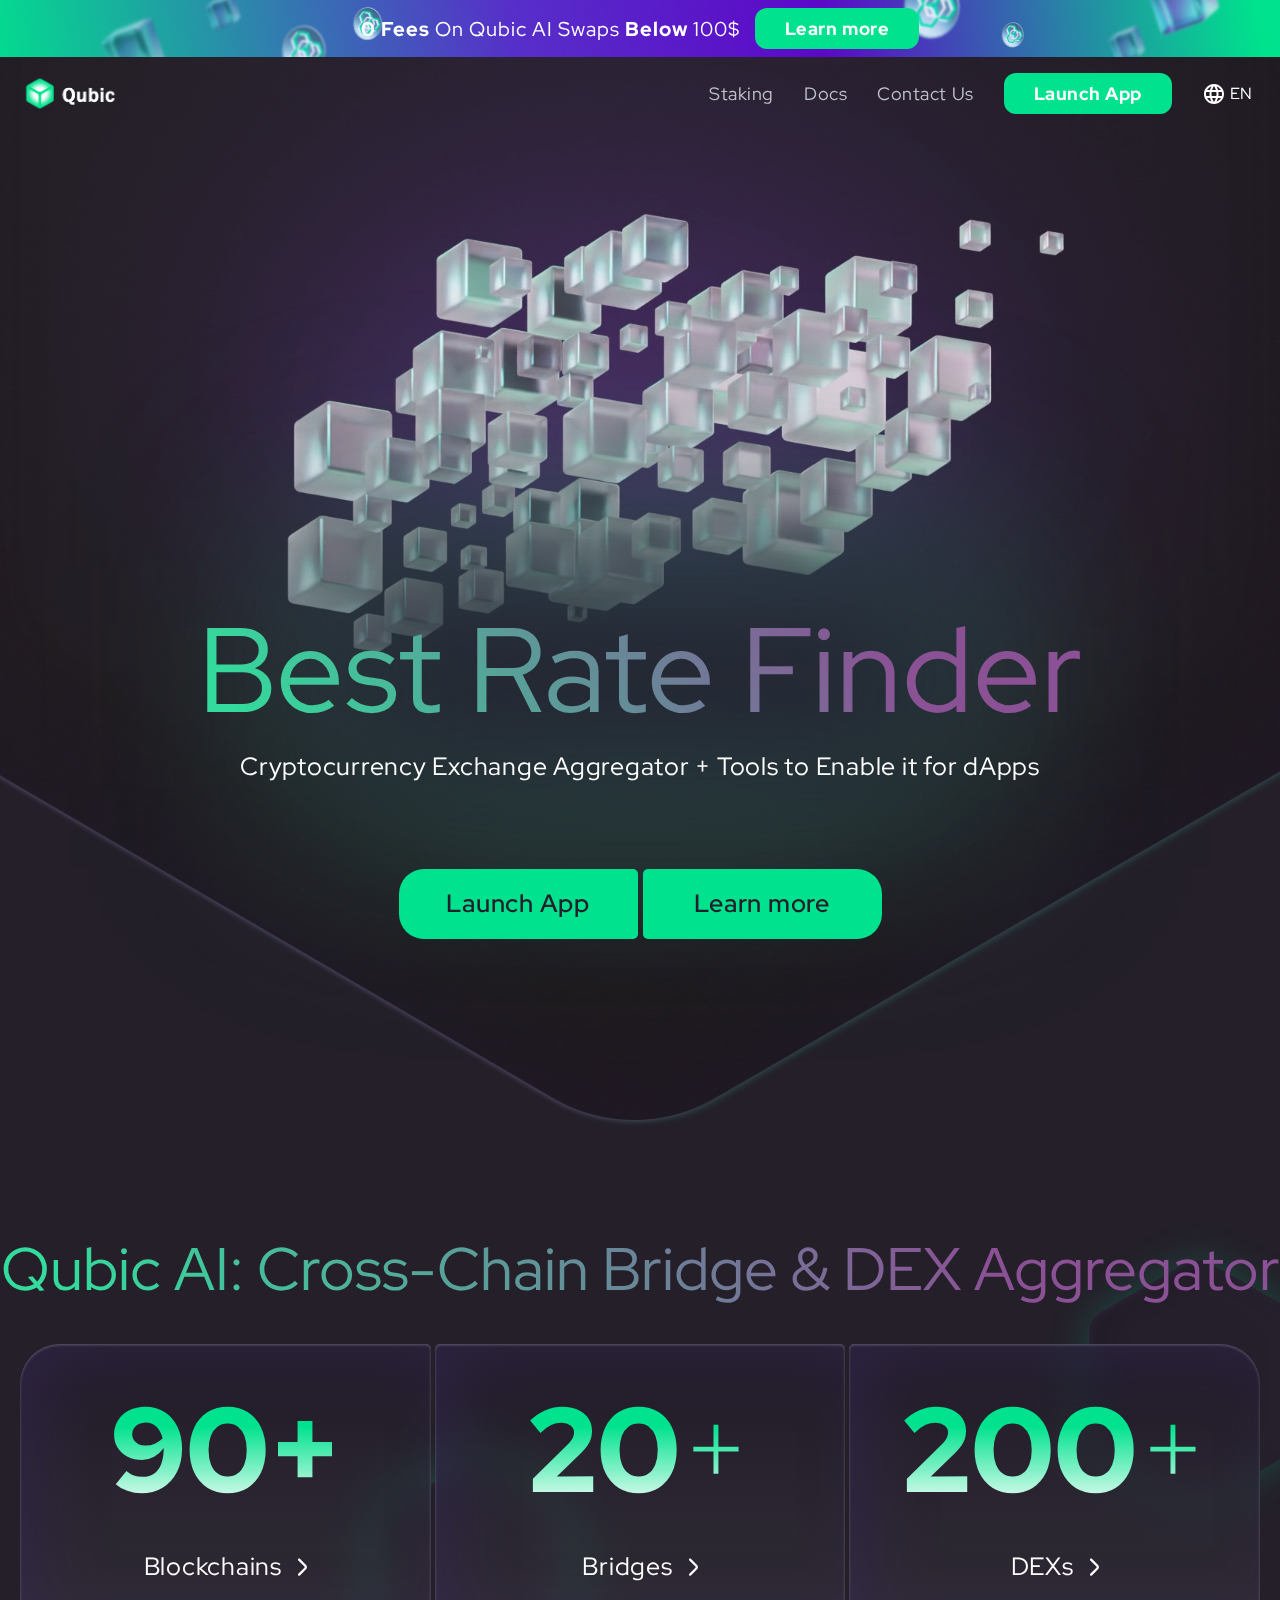
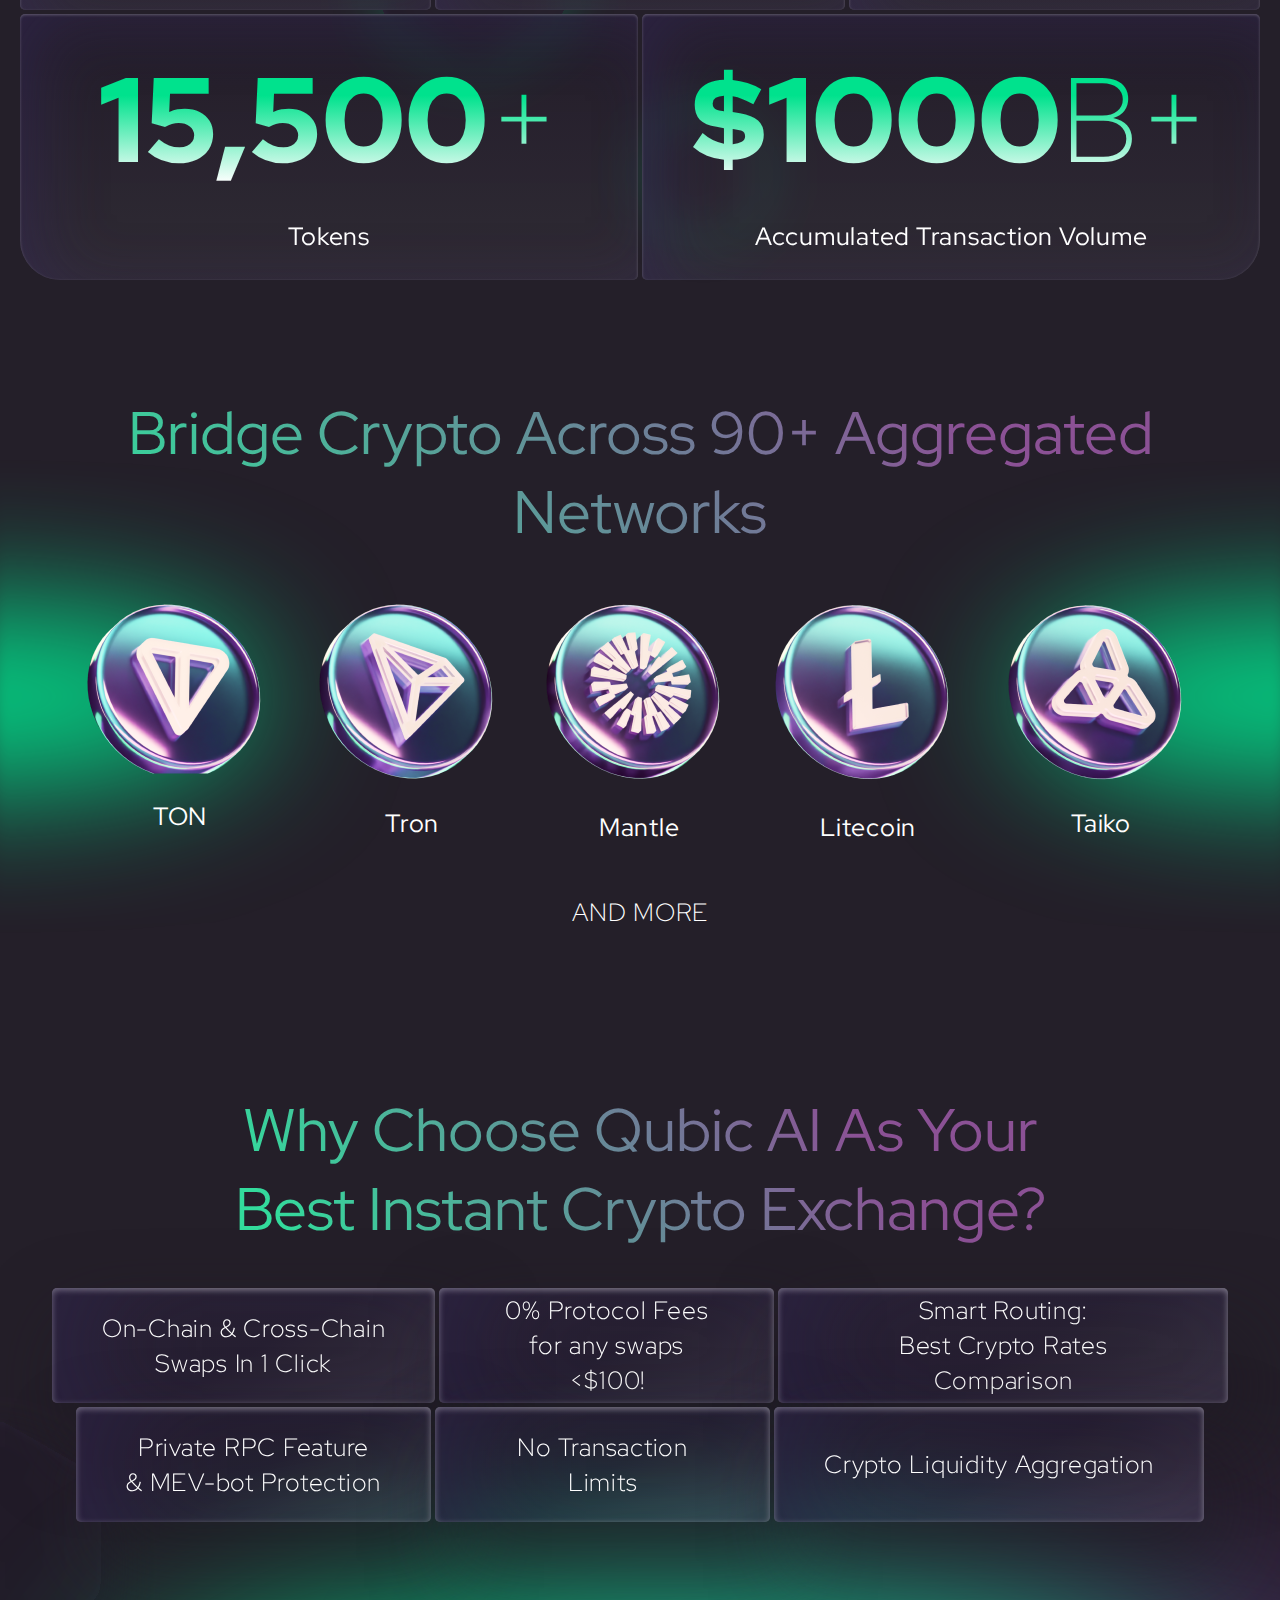
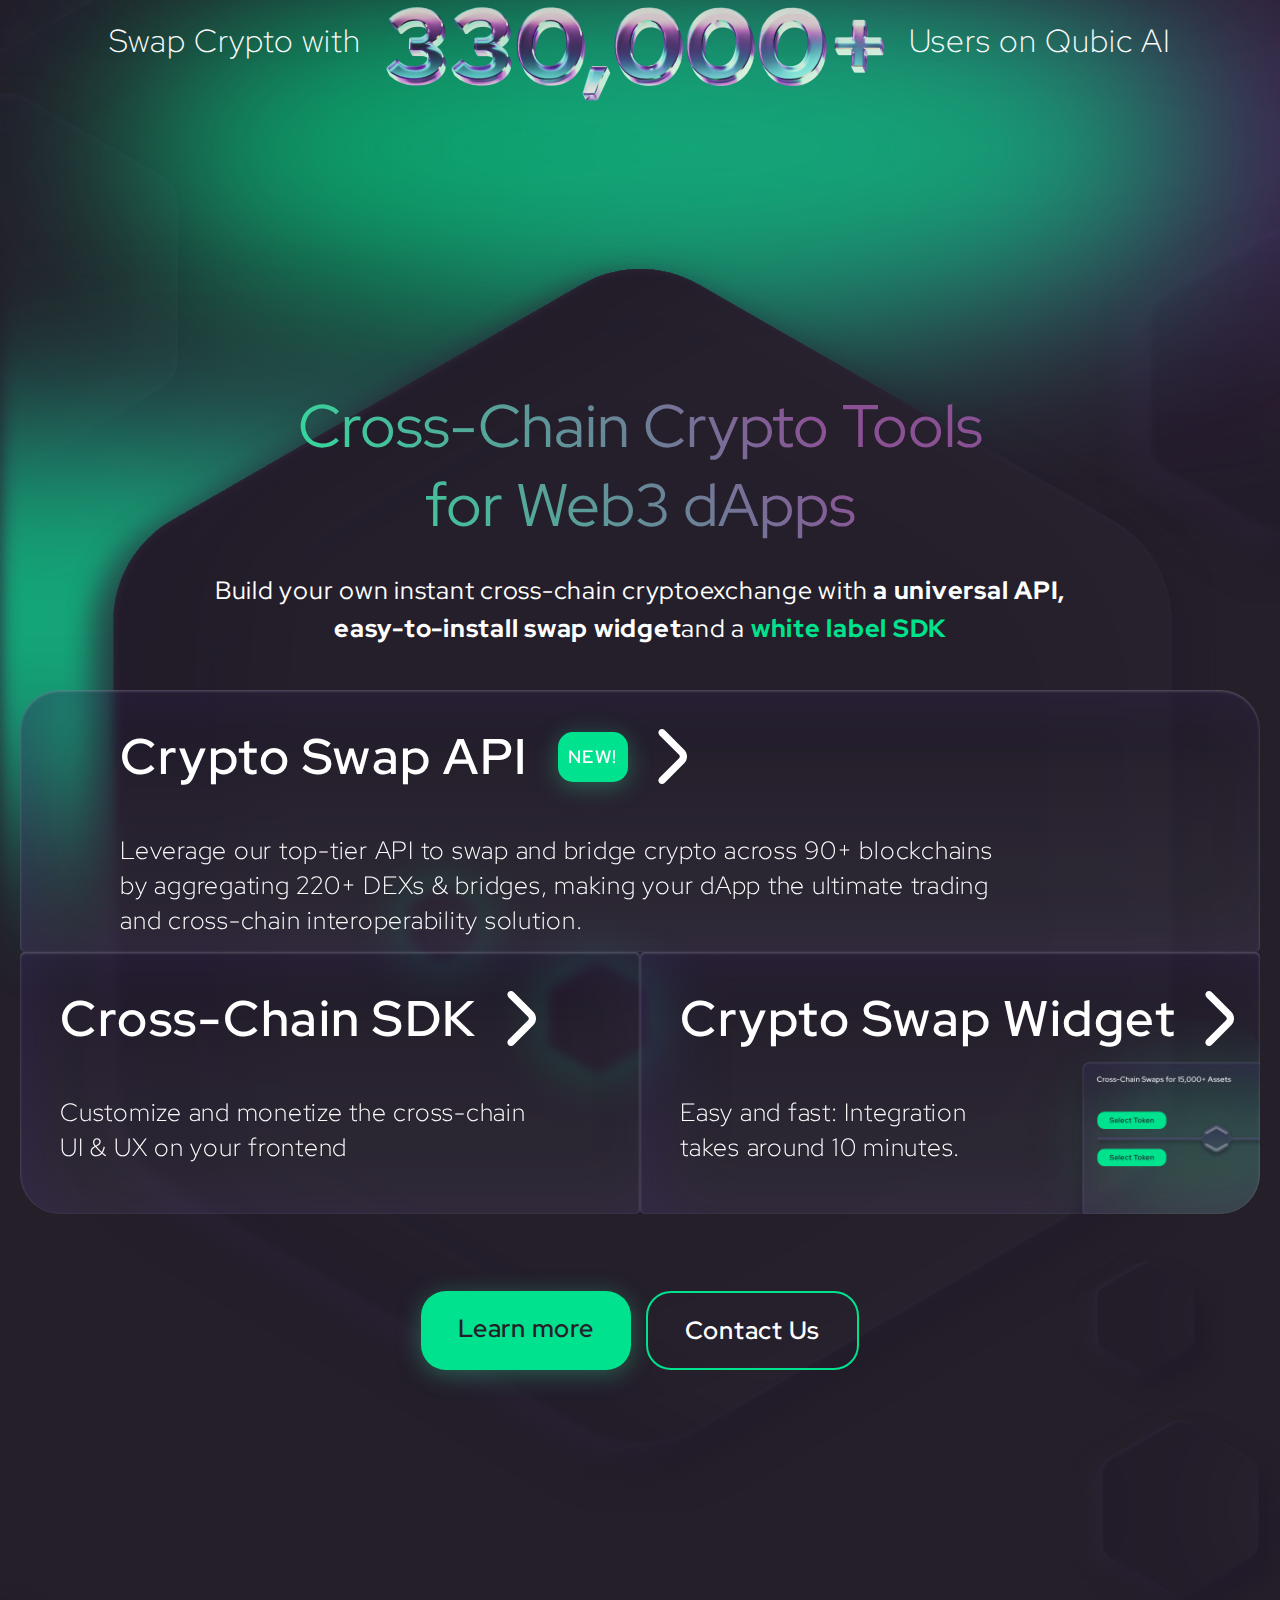
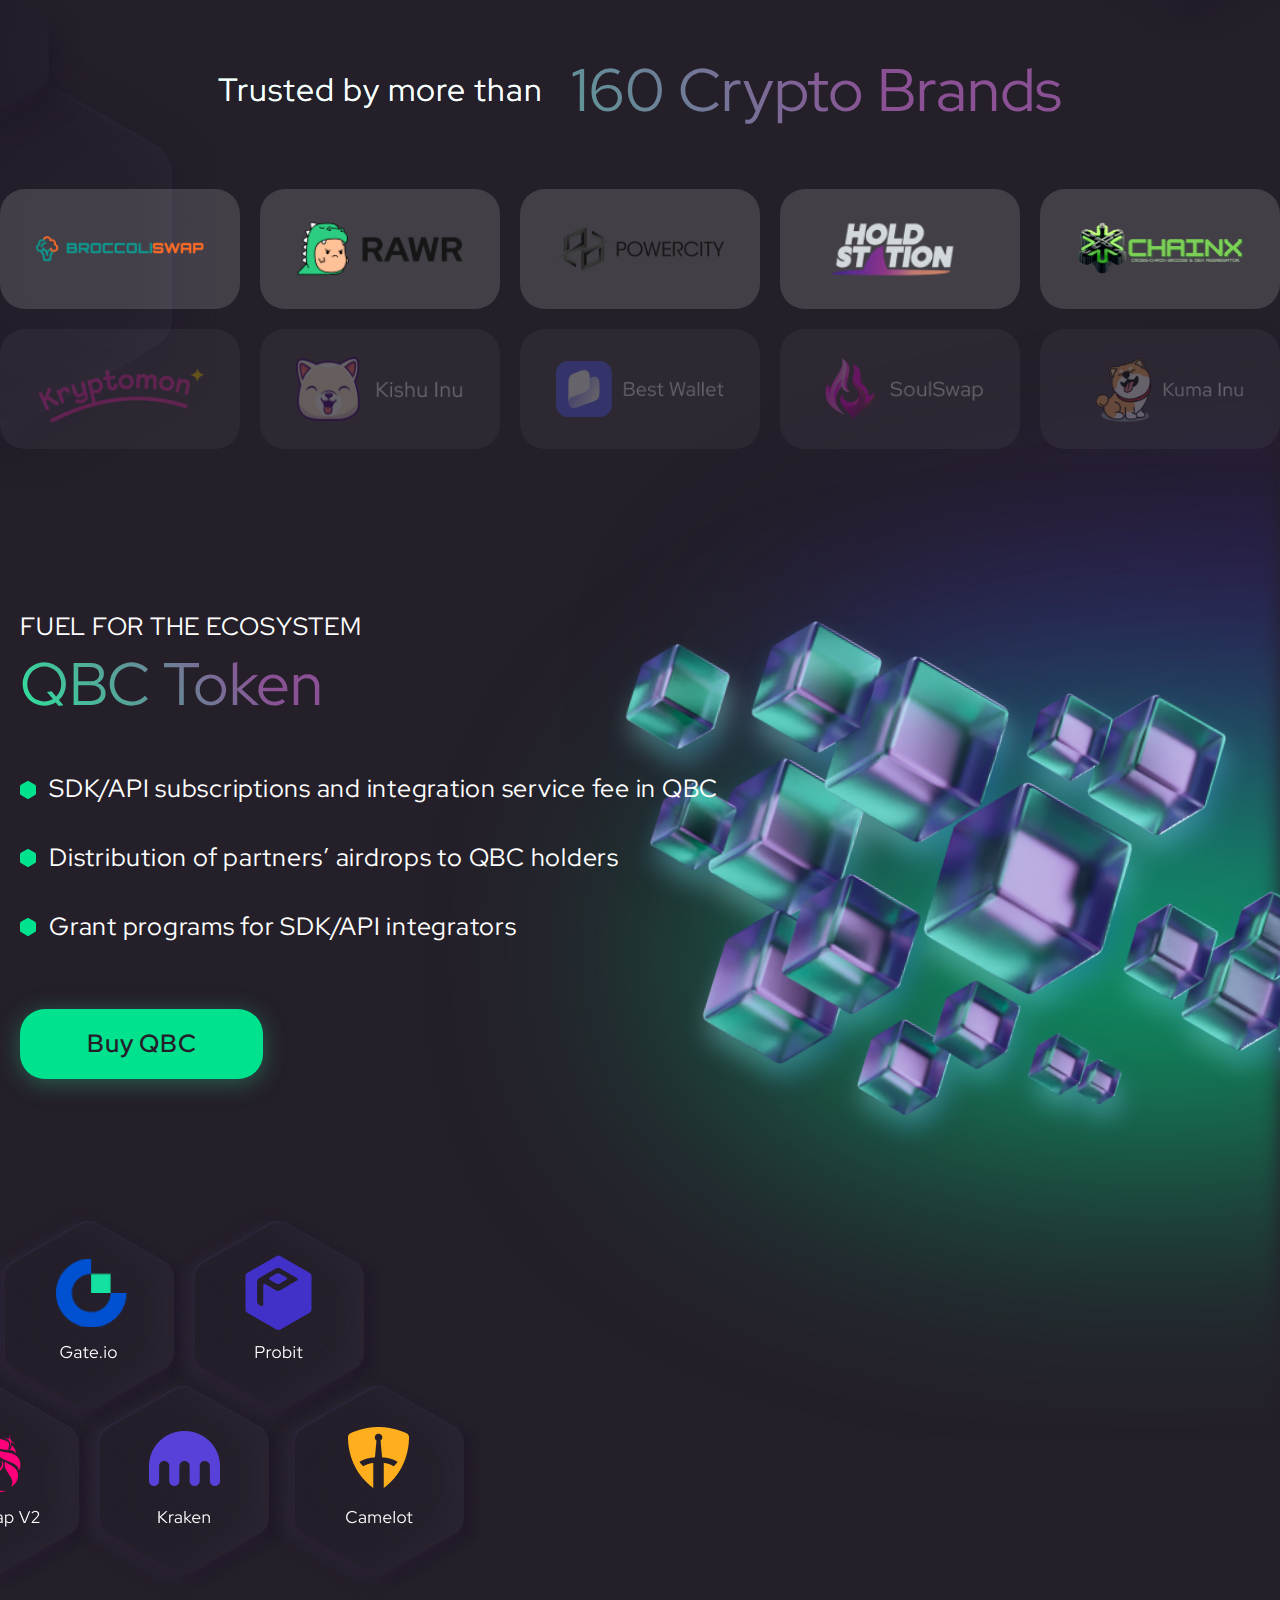
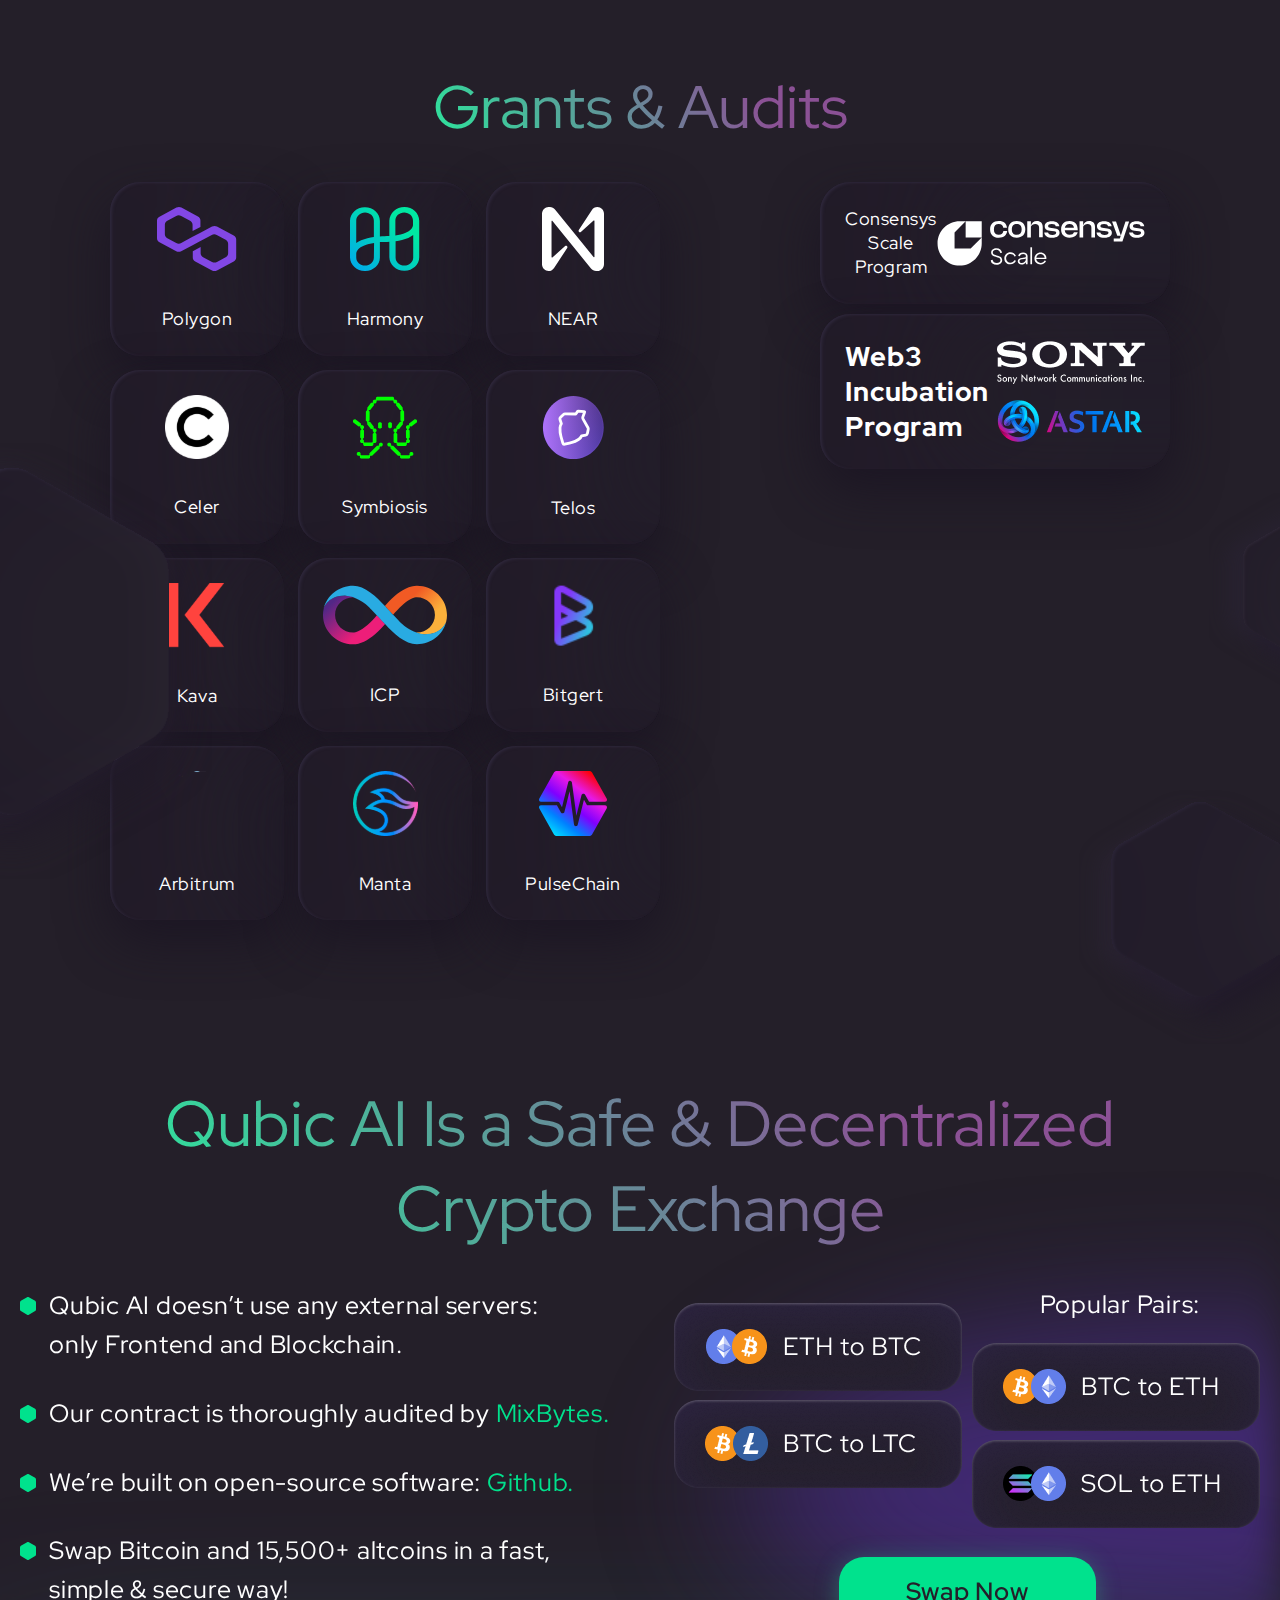
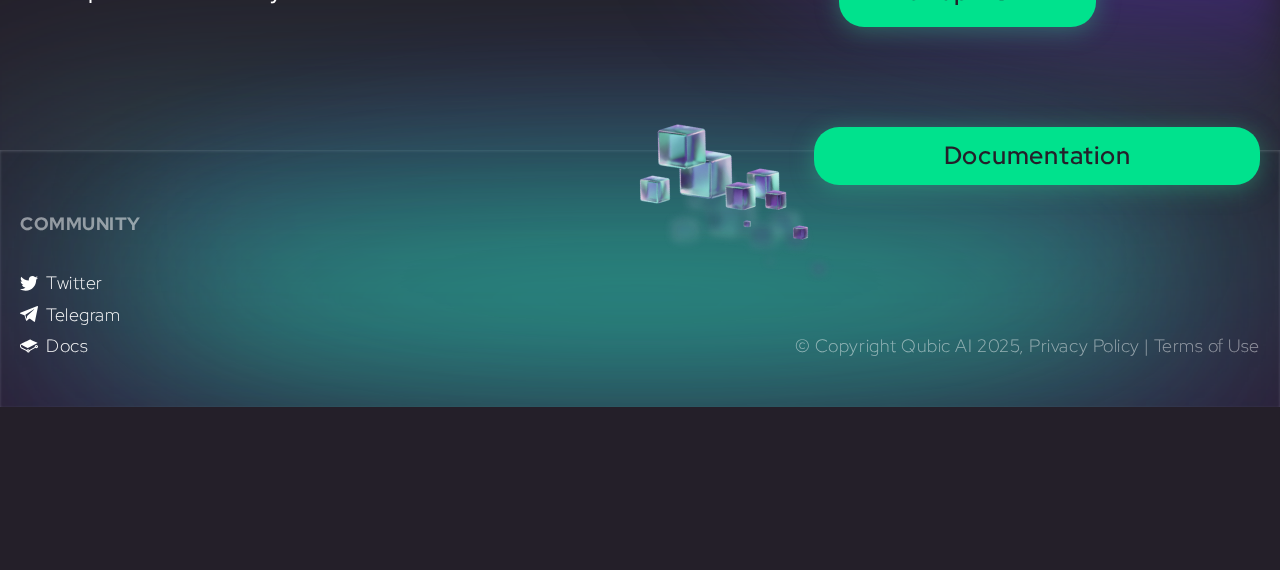
<file: index.html>
<!DOCTYPE html>
<html lang="en">

<head>
  <title>DEX &amp; Bridge Aggregator for Cross-Chain Crypto Swaps | Qubic AI</title>
  <link rel="canonical" href="https://rubic.exchange/" />
  <meta charSet="utf-8" />
  <meta name="viewport" content="width=device-width, initial-scale=1" />
  <base href="/" />
  <meta name="fragment" content="”!”" />
  <meta name="robots" content="index, follow" />
  <meta name="description"
    content=" Decentralized exchange &amp; cross-chain crypto swaps on Qubic AI: the top DEX and bridge aggregator. Bridge &amp; compare rates across 80+ networks &amp; 200+ DEXs!" />
  <meta name="keywords"
    content="crypto exchange, swap crypto, cross-chain, aggregator, exchange aggregator, crypto bridge, multichain bridge, cross-chain bridge, crypto swap, cross chain swap, swap crypto exchange, crypto swap platform, multi chain dex, multiswap bridge, cross staking, cross chain token, crypto exchange api aggregator, cross chain exchange, how to buy multichain, best blockchain bridge, cross chain crypto projects, swap crypto app, swap token, multichain dex, swap for crypto, cross chain ecosystem, multichain crypto, cross chain crypto, crosschain wallet, multi chain, any swap, coin swap, swap altcoin, cross network crypto, crypto exchange, best crypto exchange, best crypto exchange in india, best crypto exchange canada, decentralized crypto exchange, safest crypto exchange, best crypto exchange australia, p2p crypto exchange, crypto exchange app, crypto exchange api, crypto exchange account, crypto exchange arbitrage, crypto exchange available in us, crypto exchange available in new york, crypto exchange and wallet, crypto exchange anonymous, crypto exchange aggregator, crypto exchange australia, australian crypto exchange, anonymous crypto exchange, albania crypto exchange, crypto exchange by volume, crypto exchange business account, crypto exchange bonus, crypto exchange buy bitcoin, best crypto exchange uk, best crypto exchange for day trading, biggest crypto exchange, best crypto exchange usa, best crypto exchange singapore, crypto exchange companies, crypto exchange calculator, crypto exchange canada, canadian crypto exchange, cheapest crypto exchange, cex crypto exchange, crypto exchange definition, crypto exchange data, crypto exchange debit card, crypto exchange decentralized, crypto exchange daily volume, crypto exchange dubai, crypto exchange deposit bonus, crypto exchange discord, dex crypto exchange, defi crypto exchange, crypto exchange explained, crypto exchange europe, crypto exchange examples, crypto exchange ethereum, swap, swap app, swap bnb to eth, buy swap sell, swap crypto, swap curve, pancake swap crypto, quick swap crypto, sushiswap crypto, swap cryptocurrency, best swap crypto, free swap crypto, simple swap crypto, swap crypto api, swap crypto app, crypto swap arbitrage, swap any crypto, crypto swap aggregator, crypto swap ato, swap all crypto, crypto swap ai, ethereum swap apk, atomic swap crypto, air swap crypto, anonymous swap crypto, any swap crypto, auto swap crypto, avalanche swap crypto, apple swap crypto, crypto swap app, crypto swap api, swap crypto between networks, swap crypto bnb, swap crypto best, swap crypto bridge, swap ethereum for bnb, bridge swap crypto, bridge vs swap crypto, best time to swap crypto, best wallet to swap crypto, swap crypto coins, swap crypto currency, swap ethereum chain, crypto swap calculator, swap chain crypto, swap cake crypto, crypto swap comparison, command swap crypto, coin swap crypto, cheapest way to swap crypto, cougar swap crypto, collateral swap crypto, swap crypto defi, swap crypto définition, swap xrp dex, swap dex crypto, crypto swap derivatives, crypto swap dealer, ethereum swap dex, dex swap crypto, cross-chain crypto, best cross chain crypto, best cross chain crypto wallet, top cross chain crypto, onto cross-chain crypto wallet, cross chain crypto projects, cross chain crypto exchange, cross chain crypto swap, cross chain crypto projects 2022, cross chain crypto meaning, cross chain capital crypto, a cross chain, cross chain crypto coins, cross-chain blockchain, cross chain crypto bridge, cross chain bridge ethereum, what is cross chain, cross chaining explained, how much is a cross chain, multi chain vs cross chain crypto, what are crypto crosses, why is cro crypto crashing, what is cross chain crypto, cross chain dex crypto, cross original meaning, what does cross chain mean crypto, what is a side chain crypto, cross chain finance crypto, cross-chain, cross chain in crypto, what is crypto chain, cross chain crypto list, cross linking success rate, cross bracelet meaning, cross necklace types, cross origin policy, cross chain protocol crypto, cross chain swap crypto, cross chain transfer crypto, cross chain vs blockchain, cross channel review, cross chain coins, 3 cross chain, crypto agregator, crypto aggregators, crypto aggregators turbotax, crypto aggregator meaning, crypto aggregator app, crypto aggregator sites, crypto aggregator news, crypto news aggregator, crypto owner, crypto explained, crypto staking companies, best crypto aggregator, crypto exchange aggregator, yield aggregator crypto, crypto bridge aggregator, crypto wallet aggregator, liquidity aggregator crypto, crypto news aggregator app, crypto news aggregator api, what is a crypto aggregator, aggregator examples, crypto app no fees, crypto app reviews, cryptocurrency aggregator, crypto order book aggregator, crypto earn review, bitcoin aggregator, blockchain aggregator, crypto aggregator, crypto news aggregators, crypto data aggregator, dex aggregator crypto, crypto wallet app best, aggregator crypto, crypto exchange api aggregator, crypto earn explained, crypto blockchain explained, crypto investing jobs, crypto trading jobs, crypto liquidity aggregator, crypto staking example, crypto app fees, crypto news aggregator websites, what are crypto blockchains, crypto price aggregator, crypto portfolio aggregator, p2p crypto arbitrage, crypto swap aggregator, crypto staking definition, what is crypto aggregator, crypto tax aggregator, crypto trading aggregator, crypto trading types, transaction aggregator, crypto yield aggregator, crypto trading classes, 0 fee crypto exchange, 0 commission crypto trading, 0x dex aggregator, 1 inch aggregator, exchange aggregator, crypto exchange aggregator, decentralized exchange aggregator, foreign exchange aggregator, defi exchange aggregator, bitcoin exchange aggregator, crypto exchange api aggregator, exchange rate aggregator, exchange theory examples, exchange to exchange example, exchange transaction example, exchange fees, crypto bridge, crypto bridge swap, crypto bridge aggregator, stargate crypto bridge, best crypto bridge, crypto bridge arbitrage, crypto bridge app, blockchain bridge architecture, bitcoin bridge avalanche, ethereum arbitrum bridge, ethereum avalanche bridge, ethereum algorand bridge, across crypto bridge, avalanche crypto bridge, aurora crypto bridge, axelar crypto bridge, aptos bridge crypto, bridge attack crypto, all bridge crypto, atom bridge crypto, bridge crypto app, ethereum bridge bsc, crypto bridges by volume, ethereum bridge binance, barnbridge crypto, ethereum bnb bridge, xrp bsc bridge, blockchain business bridge, bitcoin bsc bridge, bungee crypto bridge, best crypto bridge reddit, base bridge crypto, crypto bridge comparison, crypto bridge coins, xrp bridge currency, ethereum bridge cardano, multichain bridge, multichain bridge hack, best multichain bridge, multichain bridge api, multichain bridge testnet, multichain bridge docs, multichain bridge explorer, multichain bridge fees, multichain bridge crypto, multichain bridge github, multichain arbitrum bridge, bridge data centres owner, multichain old bsc bridge, crypto multichain bridge, best cross chain bridge, binance cross chain bridge, nft cross chain bridge, how does cross chain bridge work, tron cross chain bridge, zk cross chain bridge, polygon cross chain bridge, ethereum cross chain bridge, harmony cross chain bridge, cross chain bridge aggregator, avax cross chain bridge, what is a cross chain bridge, how does a cross chain bridge work, cross bridges are located on, cross bridges are found on, cross bridges are formed by, cross chain bridge attack, what is cross chain, cross chain bridge bsc to eth, cross chain bridge binance, cross chain bridge polygon to bsc, blockchain cross-chain bridge, how to build cross chain bridge, cross bridges are portions of, definition of cross bridge, cross chain bridge crypto, cross chain bridge coin, crypto swap, best crypto swap exchange, crypto swap calculator, crypto swap vs exchange, crypto swap vs trade, crypto swap tax, cross chain crypto swap, crypto swap aggregator, crypto swap site, crypto swap api, crypto swap platforms, cheapest crypto swap, free crypto swap, cheapest crypto swap exchange, crypto swap app, crypto swap arbitrage, ethereum swap apk, ethereum swap app, ethereum swap aggregator, anonymous crypto swap, avalanche crypto swap, all crypto swap, any crypto swap, best cross chain swap, cross chain swap metamask, rubic cross chain swap, solana cross chain swap, bnb cross chain swap, cross chain swap crypto, sushi cross chain swap, router cross chain swap, binance cross chain swap, cross chain swap dex, cross chain swap aggregator, cross chain swap api, cross chain swap arbitrum, cross chain atomic swap, axelar cross chain swap, cross chaining explained, what is cross chain, atomic cross chain swap, cross chain swap bnb, best cross chain swap reddit, cross chain bridge swap, cross chain swap eth bsc, crypto cross chain swap, how to do cross chain swap, how much is a cross chain, dex cross chain swap, cross chain swap eth to bnb, cross chain swap exchange, what is a swap chain, cross-chain swap, best crypto swap exchange, crypto swap vs exchange, cheapest crypto swap exchange, crypto swap exchange list, best crypto swap exchange reddit, swap vs exchange crypto reddit, swap crypto without exchange, difference between swap and exchange crypto, what happens when you swap crypto, swap vs exchange crypto, what is a coin swap crypto, exchange vs swap crypto, crypto swap platform, crypto swap platforms, best crypto swap platform, crypto swap vs exchange, crypto swap meaning, what is cryptocurrency swap, what is crypto swap, which crypto swap is best, crypto swap fees, cross chain swap crypto, swap crypto exchange, how to swap crypto for free, best multi chain dex, multi-chain dex aggregator, multiple cross method, dex multiport adapter, multichain bridge twitter, multi bridge crypto, bridge multi family, multi bridge, c multicast, bridge multicast filtering, bridge multifamily fund, multi bridge convention, decentralized cross chain exchange, atomic cross-chain exchange, agentchain a decentralized cross-chain exchange system, cross chain exchange crypto, cross chain swap exchange, how much is a cross chain, cross chain crypto exchange, cross chain decentralized exchange, cross chaining explained, cross trading policy, local coin swap, baby doge coin swap, coin swap app, web3 coin swap, coin swap sites, coin change algorithm, coin exchange atm, coin exchange app, all coin swap, aptos coin swap, asset swap coin, coin swap best, swap coin bsc, swap coin bnb, best coin swap platform, best crypto coin swap, bsc coin swap, coin swap crypto, coin swap calculator, coin cake swap, coin exchange crypto, cross chain dapp, cross chain dapps, what is cross chain, cross chaining explained, a cross chain, cross chain dao, cross chain defi, cross chain dex, sdk crypto, cosmos sdk crypto, sdk crypto meaning, crypto wallet sdk, cryptoid sdk, cryptopro sdk, what does sdk mean in crypto, crypto exchange sdk, api crypto arbitrage, api and crypto, sdk definition, android sdk crypto, crypto api browser" />
  <meta name="audience" content="all" />
  <meta property="og:type" content="website" />
  <meta property="og:locale" content="en_US" />
  <meta property="og:url" content="https://rubic.exchange/" />
  <meta property="og:site_name" content="Cross-Chain Tech Aggregator" />
  <meta property="og:title" content="Qubic AI Platform" />
  <meta property="og:image" content="https://rubic.exchange/assets/images/seo-logo.png" />
  <meta property="og:description"
    content=" Decentralized exchange &amp; cross-chain crypto swaps on Qubic AI: the top DEX and bridge aggregator. Bridge &amp; compare rates across 80+ networks &amp; 200+ DEXs!" />
  <meta name="twitter:card" content="summary" />
  <meta name="twitter:title" content="Cross-Chain Tech Aggregator" />
  <meta property="twitter:url" content="https://rubic.exchange/" />
  <meta name="twitter:description"
    content=" Decentralized exchange &amp; cross-chain crypto swaps on Qubic AI: the top DEX and bridge aggregator. Bridge &amp; compare rates across 80+ networks &amp; 200+ DEXs!" />
  <meta name="twitter:image" content="https://rubic.exchange/assets/images/logo.svg" />
  <link rel="icon" href="logo.svg" />
  <link rel="apple-touch-icon" sizes="180x180" href="apple-touch-icon.png" />
  <link rel="icon" type="image/png" sizes="32x32" href="favicons/favicon-32x32.png" />
  <link rel="icon" type="image/png" sizes="16x16" href="favicons/favicon-16x16.png" />
  <link rel="manifest" href="site.webmanifest" />
  <link rel="mask-icon" href="favicons/safari-pinned-tab.svg" color="#5bbad5" />
  <link rel="shortcut icon" href="logo.svg" />
  <meta name="msapplication-TileColor" content="#00aba9" />
  <meta name="msapplication-TileImage" content="favicons/mstile-144x144.png" />
  <meta name="msapplication-config" content="browserconfig.xml" />
  <meta name="theme-color" content="#ffffff" />
  <script src="/scripts/live-chat.js" defer></script>
  <script async src="https://www.googletagmanager.com/gtag/js?id=G-QHYCGJXV8G"></script>
  <script>
    window.dataLayer = window.dataLayer || [];

    function gtag() {
      window.dataLayer.push(arguments)
    }
    gtag('js', new Date());
    gtag('config', 'G-QHYCGJXV8G');
  </script>
  <script src="https://new-widgets.rubic.exchange/iframe/bundle.new-app.min.js"></script>
  <script src="https://s3.tradingview.com/tv.js"></script>
  <script src="https://widgets.coingecko.com/coingecko-coin-price-chart-widget.js"></script>
  <meta name="next-head-count" content="39" />
  <meta name="next-font-preconnect" />
  <link rel="preload" href="/_next/static/css/a1c18407c1fd6a4f.css" as="style" />
  <link rel="stylesheet" href="/_next/static/css/a1c18407c1fd6a4f.css" data-n-g />
  <link rel="preload" href="/_next/static/css/8c46e8bc7db0cc3c.css" as="style" />
  <link rel="stylesheet" href="/_next/static/css/8c46e8bc7db0cc3c.css" data-n-p />
  <link rel="preload" href="/_next/static/css/4dfc6a5e9b344eb2.css" as="style" />
  <link rel="stylesheet" href="/_next/static/css/4dfc6a5e9b344eb2.css" data-n-p /><noscript data-n-css></noscript>
  <script defer noModule src="/_next/static/chunks/polyfills-5cd94c89d3acac5f.js"></script>
  <script src="/_next/static/chunks/webpack-4a718f39af75a731.js" defer></script>
  <script src="/_next/static/chunks/framework-4ecc2f1d5004448c.js" defer></script>
  <script src="/_next/static/chunks/main-ab78023ce2e385e3.js" defer></script>
  <script src="/_next/static/chunks/pages/_app-0cfe1e38ec5cc49c.js" defer></script>
  <script src="/_next/static/chunks/8996-474ec154a19a7cd8.js" defer></script>
  <script src="/_next/static/chunks/7096-116293c507ffbb94.js" defer></script>
  <script src="/_next/static/chunks/6553-9888aaaeb584aaa3.js" defer></script>
  <script src="/_next/static/chunks/pages/index-3baf03de1c2caa04.js" defer></script>
  <script src="/_next/static/V3YWXwKdVorEsRDi6TBdt/_buildManifest.js" defer></script>
  <script src="/_next/static/V3YWXwKdVorEsRDi6TBdt/_ssgManifest.js" defer></script>
  <script src="/_next/static/V3YWXwKdVorEsRDi6TBdt/_middlewareManifest.js" defer></script>
</head>

<body>
  <div id="__next">
    <div id="preact_root">
      <div class="carousel">
        <div aria-live="polite" aria-label="slider" tabIndex="0" role="listbox"
          class="horizontalSlider___281Ls carousel__slider carousel__slider--horizontal">
          <div class="carousel__slider-tray-wrapper carousel__slider-tray-wrap--horizontal">
            <div style="width: 1800%; transform: translateX(0%) translateX(0px); flex-direction: row;"
              class="sliderTray___-vHFQ sliderAnimation___300FY carousel__slider-tray carousel__slider-tray--horizontal">
              <div tabIndex="0" aria-selected="true" aria-label="slide" role="option"
                style="width: 5.555555555555555%; padding-bottom: 3.2777777777777777%;"
                class="slide___3-Nqo slideHorizontal___1NzNV carousel__slide carousel__slide--visible">
                <div class="slideInner___2mfX9 carousel__inner-slide"><a target="_blank" rel="noreferrer"
                    style="background-image: url(/images/banner/zklink-desk.png);" class="style_banner___i1sX"><span
                      class="style_banner__text__mHCJf"><b>0 </b><b>Fees </b>On Qubic AI Swaps <b>Below </b>100$</span><a
                      target="_blank" rel="noreferrer" class="style_banner__link__oF6oi">Learn more</a></a></div>
              </div>
              <div tabIndex="-1" aria-selected="false" aria-label="slide" role="option"
                style="width: 5.555555555555555%; padding-bottom: 3.2777777777777777%;"
                class="slide___3-Nqo slideHorizontal___1NzNV carousel__slide carousel__slide--hidden">
                <div class="slideInner___2mfX9 carousel__inner-slide"><a target="_blank" rel="noreferrer"
                    style="background-image: url(/images/banner/arb-to-eth.png);" class="style_banner___i1sX"><span
                      class="style_banner__text__mHCJf">Bridge <b>500+ </b>ETH from Arbitrum to Ethereum with <b>ZERO
                      </b>protocol <b>fees</b></span><a target="_blank" rel="noreferrer"
                      class="style_banner__link__oF6oi">Learn more</a></a></div>
              </div>
              <div tabIndex="-1" aria-selected="false" aria-label="slide" role="option"
                style="width: 5.555555555555555%; padding-bottom: 3.2777777777777777%;"
                class="slide___3-Nqo slideHorizontal___1NzNV carousel__slide carousel__slide--hidden">
                <div class="slideInner___2mfX9 carousel__inner-slide"><a target="_blank" rel="noreferrer"
                    style="background-image: url(/images/banner/eth-to-arb.png);" class="style_banner___i1sX"><span
                      class="style_banner__text__mHCJf">Bridge <b>50+ </b>ETH from Arbitrum to Base <b>without </b>Qubic AI
                      Fee</span><a target="_blank" rel="noreferrer" class="style_banner__link__oF6oi">Learn more</a></a>
                </div>
              </div>
              <div tabIndex="-1" aria-selected="false" aria-label="slide" role="option"
                style="width: 5.555555555555555%; padding-bottom: 3.2777777777777777%;"
                class="slide___3-Nqo slideHorizontal___1NzNV carousel__slide carousel__slide--hidden">
                <div class="slideInner___2mfX9 carousel__inner-slide"><a target="_blank" rel="noreferrer"
                    style="background-image: url(/images/banner/eth-and-base.png);" class="style_banner___i1sX"><span
                      class="style_banner__text__mHCJf">Bridge <b>100,000+ </b>USDT between Ethereum &amp; Base
                      <b>WITHOUT </b><b>PROTOCOL </b><b>FEES</b></span><a target="_blank" rel="noreferrer"
                      class="style_banner__link__oF6oi">Learn more</a></a></div>
              </div>
              <div tabIndex="-1" aria-selected="false" aria-label="slide" role="option"
                style="width: 5.555555555555555%; padding-bottom: 3.2777777777777777%;"
                class="slide___3-Nqo slideHorizontal___1NzNV carousel__slide carousel__slide--hidden">
                <div class="slideInner___2mfX9 carousel__inner-slide"><a target="_blank" rel="noreferrer"
                    style="background-image: url(/images/banner/eth-to-tron-pink.png);"
                    class="style_banner___i1sX"><span class="style_banner__text__mHCJf">Swap <b>100,000+ </b>USDT from
                      Ethereum to TRON with <b>ZERO </b><b>PROTOCOL </b><b>FEES</b></span><a target="_blank"
                      rel="noreferrer" class="style_banner__link__oF6oi">Learn more</a></a></div>
              </div>
              <div tabIndex="-1" aria-selected="false" aria-label="slide" role="option"
                style="width: 5.555555555555555%; padding-bottom: 3.2777777777777777%;"
                class="slide___3-Nqo slideHorizontal___1NzNV carousel__slide carousel__slide--hidden">
                <div class="slideInner___2mfX9 carousel__inner-slide"><a target="_blank" rel="noreferrer"
                    style="background-image: url(/images/banner/arb-to-optimism.png);" class="style_banner___i1sX"><span
                      class="style_banner__text__mHCJf">Bridging large amounts of ETH from Arbitrum to Optimism? Enjoy
                      <b>zero </b>Qubic AI <b>fees</b>!</span><a target="_blank" rel="noreferrer"
                      class="style_banner__link__oF6oi">Learn more</a></a></div>
              </div>
              <div tabIndex="-1" aria-selected="false" aria-label="slide" role="option"
                style="width: 5.555555555555555%; padding-bottom: 3.2777777777777777%;"
                class="slide___3-Nqo slideHorizontal___1NzNV carousel__slide carousel__slide--hidden">
                <div class="slideInner___2mfX9 carousel__inner-slide"><a target="_blank" rel="noreferrer"
                    style="background-image: url(/images/banner/scroll-to-eth.png);" class="style_banner___i1sX"><span
                      class="style_banner__text__mHCJf">Bridge <b>$50,000+ </b>in ETH from Scroll to Ethereum <b>WITHOUT
                      </b><b>PROTOCOL </b><b>FEES</b></span><a target="_blank" rel="noreferrer"
                      class="style_banner__link__oF6oi">Learn more</a></a></div>
              </div>
              <div tabIndex="-1" aria-selected="false" aria-label="slide" role="option"
                style="width: 5.555555555555555%; padding-bottom: 3.2777777777777777%;"
                class="slide___3-Nqo slideHorizontal___1NzNV carousel__slide carousel__slide--hidden">
                <div class="slideInner___2mfX9 carousel__inner-slide"><a target="_blank" rel="noreferrer"
                    style="background-image: url(/images/banner/polygon-and-linea.png);"
                    class="style_banner___i1sX"><span class="style_banner__text__mHCJf">Bridge <b>50,000+ </b>USDT
                      between Polygon &amp; Linea &amp; enjoy <b>zero </b>Qubic AI <b>fees</b></span><a target="_blank"
                      rel="noreferrer" class="style_banner__link__oF6oi">Learn more</a></a></div>
              </div>
              <div tabIndex="-1" aria-selected="false" aria-label="slide" role="option"
                style="width: 5.555555555555555%; padding-bottom: 3.2777777777777777%;"
                class="slide___3-Nqo slideHorizontal___1NzNV carousel__slide carousel__slide--hidden">
                <div class="slideInner___2mfX9 carousel__inner-slide"><a target="_blank" rel="noreferrer"
                    style="background-image: url(/images/banner/eth-and-zksync.png);" class="style_banner___i1sX"><span
                      class="style_banner__text__mHCJf">Swap <b>$20,000+ </b>in ETH between Ethereum and zkSync Era
                      <b>WITHOUT </b><b>PROTOCOL </b><b>FEES</b></span><a target="_blank" rel="noreferrer"
                      class="style_banner__link__oF6oi">Learn more</a></a></div>
              </div>
              <div tabIndex="-1" aria-selected="false" aria-label="slide" role="option"
                style="width: 5.555555555555555%; padding-bottom: 3.2777777777777777%;"
                class="slide___3-Nqo slideHorizontal___1NzNV carousel__slide carousel__slide--hidden">
                <div class="slideInner___2mfX9 carousel__inner-slide"><a target="_blank" rel="noreferrer"
                    style="background-image: url(/images/banner/avalanche-to-base.png);"
                    class="style_banner___i1sX"><span class="style_banner__text__mHCJf">Bridge <b>$20,000 </b>USDT from
                      Avalanche to Base with <b>0% </b>Protocol <b>fee</b></span><a target="_blank" rel="noreferrer"
                      class="style_banner__link__oF6oi">Learn more</a></a></div>
              </div>
              <div tabIndex="-1" aria-selected="false" aria-label="slide" role="option"
                style="width: 5.555555555555555%; padding-bottom: 3.2777777777777777%;"
                class="slide___3-Nqo slideHorizontal___1NzNV carousel__slide carousel__slide--hidden">
                <div class="slideInner___2mfX9 carousel__inner-slide"><a target="_blank" rel="noreferrer"
                    style="background-image: url(/images/banner/eth-to-xmr.png);" class="style_banner___i1sX"><span
                      class="style_banner__text__mHCJf">Bridge <b>$5,000+ </b>in ETH to XMR <b>without </b>Qubic AI
                      <b>Fee</b></span><a target="_blank" rel="noreferrer" class="style_banner__link__oF6oi">Learn
                      more</a></a></div>
              </div>
              <div tabIndex="-1" aria-selected="false" aria-label="slide" role="option"
                style="width: 5.555555555555555%; padding-bottom: 3.2777777777777777%;"
                class="slide___3-Nqo slideHorizontal___1NzNV carousel__slide carousel__slide--hidden">
                <div class="slideInner___2mfX9 carousel__inner-slide"><a target="_blank" rel="noreferrer"
                    style="background-image: url(/images/banner/swap-eth-and-base.png);"
                    class="style_banner___i1sX"><span class="style_banner__text__mHCJf">Swap over <b>$100,000 </b>in ETH
                      between Base &amp; Ethereum <b>without </b>protocol <b>fees</b></span><a target="_blank"
                      rel="noreferrer" class="style_banner__link__oF6oi">Learn more</a></a></div>
              </div>
              <div tabIndex="-1" aria-selected="false" aria-label="slide" role="option"
                style="width: 5.555555555555555%; padding-bottom: 3.2777777777777777%;"
                class="slide___3-Nqo slideHorizontal___1NzNV carousel__slide carousel__slide--hidden">
                <div class="slideInner___2mfX9 carousel__inner-slide"><a target="_blank" rel="noreferrer"
                    style="background-image: url(/images/banner/stablecoins.png);" class="style_banner___i1sX"><span
                      class="style_banner__text__mHCJf">Swap stablecoins on-chain, <b>without </b><b>paying </b>a
                      protocol <b>fee</b>!</span><a target="_blank" rel="noreferrer"
                      class="style_banner__link__oF6oi">Learn more</a></a></div>
              </div>
              <div tabIndex="-1" aria-selected="false" aria-label="slide" role="option"
                style="width: 5.555555555555555%; padding-bottom: 3.2777777777777777%;"
                class="slide___3-Nqo slideHorizontal___1NzNV carousel__slide carousel__slide--hidden">
                <div class="slideInner___2mfX9 carousel__inner-slide"><a target="_blank" rel="noreferrer"
                    style="background-image: url(/images/banner/native-and-stablecoins.png);"
                    class="style_banner___i1sX"><span class="style_banner__text__mHCJf">Enjoy on-chain swaps between
                      native &amp; stable coins <b>without </b>Qubic AI <b>fee</b></span><a target="_blank"
                      rel="noreferrer" class="style_banner__link__oF6oi">Learn more</a></a></div>
              </div>
              <div tabIndex="-1" aria-selected="false" aria-label="slide" role="option"
                style="width: 5.555555555555555%; padding-bottom: 3.2777777777777777%;"
                class="slide___3-Nqo slideHorizontal___1NzNV carousel__slide carousel__slide--hidden">
                <div class="slideInner___2mfX9 carousel__inner-slide"><a target="_blank" rel="noreferrer"
                    style="background-image: url(/images/banner/scroll-to-base.png);" class="style_banner___i1sX"><span
                      class="style_banner__text__mHCJf">Bridge USDC from Scroll to Base with <b>zero </b>Qubic AI
                      <b>fees</b>!</span><a target="_blank" rel="noreferrer" class="style_banner__link__oF6oi">Learn
                      more</a></a></div>
              </div>
              <div tabIndex="-1" aria-selected="false" aria-label="slide" role="option"
                style="width: 5.555555555555555%; padding-bottom: 3.2777777777777777%;"
                class="slide___3-Nqo slideHorizontal___1NzNV carousel__slide carousel__slide--hidden">
                <div class="slideInner___2mfX9 carousel__inner-slide"><a target="_blank" rel="noreferrer"
                    style="background-image: url(/images/banner/eth-to-tron-purple.png);"
                    class="style_banner___i1sX"><span class="style_banner__text__mHCJf">Swap USDT from Ethereum to TRON
                      with <b>no </b>protocol <b>fee</b>!</span><a target="_blank" rel="noreferrer"
                      class="style_banner__link__oF6oi">Learn more</a></a></div>
              </div>
              <div tabIndex="-1" aria-selected="false" aria-label="slide" role="option"
                style="width: 5.555555555555555%; padding-bottom: 3.2777777777777777%;"
                class="slide___3-Nqo slideHorizontal___1NzNV carousel__slide carousel__slide--hidden">
                <div class="slideInner___2mfX9 carousel__inner-slide"><a target="_blank" rel="noreferrer"
                    style="background-image: url(/images/banner/arb-and-bnb.png);" class="style_banner___i1sX"><span
                      class="style_banner__text__mHCJf">Move USDT between Arbitrum and BNB chains &amp; enjoy <b>zero
                      </b>protocol <b>fees</b>!</span><a target="_blank" rel="noreferrer"
                      class="style_banner__link__oF6oi">Learn more</a></a></div>
              </div>
              <div tabIndex="-1" aria-selected="false" aria-label="slide" role="option"
                style="width: 5.555555555555555%; padding-bottom: 3.2777777777777777%;"
                class="slide___3-Nqo slideHorizontal___1NzNV carousel__slide carousel__slide--hidden">
                <div class="slideInner___2mfX9 carousel__inner-slide"><a target="_blank" rel="noreferrer"
                    style="background-image: url(/images/banner/linea-and-optimism.png);"
                    class="style_banner___i1sX"><span class="style_banner__text__mHCJf">Bridge ETH between Linea and
                      Optimism, <b>fee-free </b>on Qubic AI!</span><a target="_blank" rel="noreferrer"
                      class="style_banner__link__oF6oi">Learn more</a></a></div>
              </div>
            </div>
          </div>
        </div>
      </div>
      <header id="main-header" style class="style_header__CsNnP">
        <div class="style_header__container__G_UQ2"><a href="/" class="style_header__logo__Rrr7S"><img
              src="/icons/main-logo.png" alt="Qubic AI logo" class="style_header__logo_icon__tRCGA" /></a>
          <div class="style_header__nav-container__mRAW7">
            <nav class="style_header__nav__sprpC">
              <div class="style_header__nav-links__v5V1y"><a href="/staking" rel="noreferrer" target="_self"
                  class="style_header__nav-link__Coo9p">Staking</a><a href="https://mighty-2.gitbook.io/qubic"
                  rel="noreferrer" target="_blank" class="style_header__nav-link__Coo9p">Docs</a><a
                  href="https://t.me" rel="noreferrer" target="_blank"
                  class="style_header__nav-link__Coo9p">Contact Us</a></div>
              <div class="style_burger__RFweG"><button title="Open menu" aria-label="Open menu"
                  class="style_hamb__D7bPQ"><span class="style_hamb__item__yTOqK"></span><span
                    class="style_hamb__item__yTOqK"></span><span class="style_hamb__item__yTOqK"></span></button></div>
              <button class="style_header__launch__3cwda">Launch App</button>
              <div><label for="language select"></label><label for="test">
                  <style data-emotion="css b62m3t-container">
                    .css-b62m3t-container {
                      position: relative;
                      box-sizing: border-box;
                    }
                  </style>
                  <div class="select css-b62m3t-container">
                    <style data-emotion="css 7pg0cj-a11yText">
                      .css-7pg0cj-a11yText {
                        z-index: 9999;
                        border: 0;
                        clip: rect(1px, 1px, 1px, 1px);
                        height: 1px;
                        width: 1px;
                        position: absolute;
                        overflow: hidden;
                        padding: 0;
                        white-space: nowrap;
                      }
                    </style><span id="react-select-165-live-region" class="css-7pg0cj-a11yText"></span><span
                      aria-live="polite" aria-atomic="false" aria-relevant="additions text"
                      class="css-7pg0cj-a11yText"></span>
                    <style data-emotion="css 1s2u09g-control">
                      .css-1s2u09g-control {
                        -webkit-align-items: center;
                        -webkit-box-align: center;
                        -ms-flex-align: center;
                        align-items: center;
                        background-color: hsl(0, 0%, 100%);
                        border-color: hsl(0, 0%, 80%);
                        border-radius: 4px;
                        border-style: solid;
                        border-width: 1px;
                        cursor: default;
                        display: -webkit-box;
                        display: -webkit-flex;
                        display: -ms-flexbox;
                        display: flex;
                        -webkit-box-flex-wrap: wrap;
                        -webkit-flex-wrap: wrap;
                        -ms-flex-wrap: wrap;
                        flex-wrap: wrap;
                        -webkit-box-pack: justify;
                        -webkit-justify-content: space-between;
                        justify-content: space-between;
                        min-height: 38px;
                        outline: 0 !important;
                        position: relative;
                        -webkit-transition: all 100ms;
                        transition: all 100ms;
                        box-sizing: border-box;
                      }

                      .css-1s2u09g-control:hover {
                        border-color: hsl(0, 0%, 70%);
                      }
                    </style>
                    <div class="language-select__control css-1s2u09g-control">
                      <style data-emotion="css 1d8n9bt">
                        .css-1d8n9bt {
                          -webkit-align-items: center;
                          -webkit-box-align: center;
                          -ms-flex-align: center;
                          align-items: center;
                          display: grid;
                          -webkit-flex: 1;
                          -ms-flex: 1;
                          flex: 1;
                          -webkit-box-flex-wrap: wrap;
                          -webkit-flex-wrap: wrap;
                          -ms-flex-wrap: wrap;
                          flex-wrap: wrap;
                          padding: 2px 8px;
                          -webkit-overflow-scrolling: touch;
                          position: relative;
                          overflow: hidden;
                          box-sizing: border-box;
                        }
                      </style>
                      <div
                        class="language-select__value-container language-select__value-container--has-value css-1d8n9bt">
                        <style data-emotion="css 14el2xx-placeholder">
                          .css-14el2xx-placeholder {
                            color: hsl(0, 0%, 50%);
                            grid-area: 1/1/2/3;
                            margin-left: 2px;
                            margin-right: 2px;
                            box-sizing: border-box;
                          }
                        </style>
                        <div id="react-select-165-placeholder"
                          class="language-select__placeholder css-14el2xx-placeholder">
                          <div class="style_language__placeholder__rDJqs"><img src="/icons/language.svg"
                              alt="en" /><span class="style_language__placeholder_text__SviqM">EN</span></div>
                        </div>
                        <style data-emotion="css 1hac4vs-dummyInput">
                          .css-1hac4vs-dummyInput {
                            background: 0;
                            border: 0;
                            caret-color: transparent;
                            font-size: inherit;
                            grid-area: 1/1/2/3;
                            outline: 0;
                            padding: 0;
                            width: 1px;
                            color: transparent;
                            left: -100px;
                            opacity: 0;
                            position: relative;
                            -webkit-transform: scale(.01);
                            -moz-transform: scale(.01);
                            -ms-transform: scale(.01);
                            transform: scale(.01);
                          }
                        </style><input id="react-select-165-input" tabIndex="0" inputMode="none" value
                          aria-autocomplete="list" aria-expanded="false" aria-haspopup="true" role="combobox"
                          aria-readonly="true" class="css-1hac4vs-dummyInput" />
                      </div>
                      <style data-emotion="css 1wy0on6">
                        .css-1wy0on6 {
                          -webkit-align-items: center;
                          -webkit-box-align: center;
                          -ms-flex-align: center;
                          align-items: center;
                          -webkit-align-self: stretch;
                          -ms-flex-item-align: stretch;
                          align-self: stretch;
                          display: -webkit-box;
                          display: -webkit-flex;
                          display: -ms-flexbox;
                          display: flex;
                          -webkit-flex-shrink: 0;
                          -ms-flex-negative: 0;
                          flex-shrink: 0;
                          box-sizing: border-box;
                        }
                      </style>
                      <div class="language-select__indicators css-1wy0on6">
                        <style data-emotion="css 1okebmr-indicatorSeparator">
                          .css-1okebmr-indicatorSeparator {
                            -webkit-align-self: stretch;
                            -ms-flex-item-align: stretch;
                            align-self: stretch;
                            background-color: hsl(0, 0%, 80%);
                            margin-bottom: 8px;
                            margin-top: 8px;
                            width: 1px;
                            box-sizing: border-box;
                          }
                        </style><span
                          class="language-select__indicator-separator css-1okebmr-indicatorSeparator"></span>
                        <style data-emotion="css tlfecz-indicatorContainer">
                          .css-tlfecz-indicatorContainer {
                            color: hsl(0, 0%, 80%);
                            display: -webkit-box;
                            display: -webkit-flex;
                            display: -ms-flexbox;
                            display: flex;
                            padding: 8px;
                            -webkit-transition: color 150ms;
                            transition: color 150ms;
                            box-sizing: border-box;
                          }

                          .css-tlfecz-indicatorContainer:hover {
                            color: hsl(0, 0%, 60%);
                          }
                        </style>
                        <div aria-hidden="true"
                          class="language-select__indicator language-select__dropdown-indicator css-tlfecz-indicatorContainer">
                          <style data-emotion="css 8mmkcg">
                            .css-8mmkcg {
                              display: inline-block;
                              fill: currentColor;
                              line-height: 1;
                              stroke: currentColor;
                              stroke-width: 0;
                            }
                          </style><svg height="20" width="20" viewBox="0 0 20 20" aria-hidden="true" focusable="false"
                            class="css-8mmkcg">
                            <path
                              d="M4.516 7.548c0.436-0.446 1.043-0.481 1.576 0l3.908 3.747 3.908-3.747c0.533-0.481 1.141-0.446 1.574 0 0.436 0.445 0.408 1.197 0 1.615-0.406 0.418-4.695 4.502-4.695 4.502-0.217 0.223-0.502 0.335-0.787 0.335s-0.57-0.112-0.789-0.335c0 0-4.287-4.084-4.695-4.502s-0.436-1.17 0-1.615z">
                            </path>
                          </svg>
                        </div>
                      </div>
                    </div><input name="language select" type="hidden" value="en" />
                  </div>
                </label></div>
            </nav>
          </div>
        </div>
      </header>
      <section class="style_screen__lbS2_">
        <div class="style_screen__container__Gt5JK">
          <div class="style_screen__text__pUmEu">
            <h2 class="style_screen__title__mtkO0">Best Rate Finder</h2>
            <h1 class="style_screen__subtitle__4u_VT">Cryptocurrency Exchange Aggregator </h1><span
              class="style_screen__subtitle__4u_VT">+ Tools to Enable it for dApps</span>
            <div class="gradient-main"></div>
            <div class="gradient-main_dark"></div>
          </div>
          <div class="style_screen__buttons__mjTCS"><button
              class="style_screen__button__Ir4Yd style_screen__button-launchApp__iJo1n">Launch App</button><a
              href="https://mighty-2.gitbook.io/qubic/" target="_blank" rel="noreferrer"
              class="style_screen__button__Ir4Yd style_screen__button-startBuilding__WWWC6">Learn more</a></div>
        </div><video autoPlay loop muted playsInline poster="/video/header-animation.png"
          class="style_screen__background-cube__9F8CM">
          <source src="/video/header-animation.mp4" /></video><img src="/images/main-background-img-hex.png"
          alt="Background hex" class="style_screen__background-hex__wt_so" />
      </section>
      <section class="style_totalNumbers__a8ObV">
        <h2 class="style_totalNumbers__title__HfoLy">Qubic AI: Cross-Chain Bridge &amp; DEX Aggregator</h2>
        <div class="style_totalNumbers__container__Hwlzc">
          <div class="style_totalNumbers__top__eRLiZ"><a
              target="_blank" rel="noreferrer"
              class="style_totalNumbers__card__f1r4k style_totalNumbers__card-1__8my42"><span
                class="style_totalNumbers__card-num__TGZrN">90+</span><span
                class="style_totalNumbers__card-text__ONGmy">Blockchains</span></a><a
              target="_blank" rel="noreferrer"
              class="style_totalNumbers__card__f1r4k style_totalNumbers__card-2__kotJh"><span
                class="style_totalNumbers__card-num__TGZrN">20<span
                  class="style_totalNumbers__card-num_light__uZ6dE">+</span></span><span
                class="style_totalNumbers__card-text__ONGmy">Bridges</span></a><a
              target="_blank" rel="noreferrer"
              class="style_totalNumbers__card__f1r4k style_totalNumbers__card-3__99_cl"><span
                class="style_totalNumbers__card-num__TGZrN">200<span
                  class="style_totalNumbers__card-num_light__uZ6dE">+</span></span><span
                class="style_totalNumbers__card-text__ONGmy">DEXs</span></a></div>
          <div class="style_totalNumbers__bottom__D6v5F"><a
              class="style_totalNumbers__card__f1r4k style_totalNumbers__card-4__UIEqM"><span
                class="style_totalNumbers__card-num__TGZrN">15,500<span
                  class="style_totalNumbers__card-num_light__uZ6dE">+</span></span><span
                class="style_totalNumbers__card-text__ONGmy">Tokens</span></a><a target="_blank" rel="noreferrer"
              class="style_totalNumbers__card__f1r4k style_totalNumbers__card-5__N92HD"><span
                class="style_totalNumbers__card-num__TGZrN">$0<span
                  class="style_totalNumbers__card-num_light__uZ6dE">B+</span></span><span
                class="style_totalNumbers__card-text__ONGmy">Accumulated Transaction Volume</span></a></div><img
            src="/images/cubes/totalNumbers-glowing-cube-big.svg" alt="Big background cube"
            class="style_totalNumbers__cube_big___Dhx6" /><img src="/images/cubes/totalNumbers-glowing-cube-medium.svg"
            alt="Medium background cube" class="style_totalNumbers__cube_medium__7y8La" /><img
            src="/images/cubes/totalNumbers-glowing-cube-small.svg" alt="Small background cube"
            class="style_totalNumbers__cube_small__egmCo" />
        </div>
      </section>
      <section class="style_section__qCs_W">
        <div class="style_gradient__left__rh8JR"><svg width="415" height="451" viewBox="0 0 415 451" fill="none"
            xmlns="http://www.w3.org/2000/svg">
            <g filter="url(#filter0_f_6227_2370)">
              <ellipse cx="-15" cy="225.5" rx="289" ry="84.5" fill="#00E28D"></ellipse>
            </g>
            <defs>
              <filter id="filter0_f_6227_2370" x="-444.2" y="0.800003" width="858.4" height="449.4"
                filterUnits="userSpaceOnUse" color-interpolation-filters="sRGB">
                <feFlood flood-opacity="0" result="BackgroundImageFix"></feFlood>
                <feBlend mode="normal" in="SourceGraphic" in2="BackgroundImageFix" result="shape"></feBlend>
                <feGaussianBlur stdDeviation="70.1" result="effect1_foregroundBlur_6227_2370"></feGaussianBlur>
              </filter>
            </defs>
          </svg></div>
        <div class="style_container__6NlqC">
          <h2 class="style_title__h7Sdx">Bridge Crypto Across 90+ Aggregated Networks</h2>
          <div class="style_content__Ef1BA">
            <div class="style_network__wrapper__oK3eV"><a
                href="https://app-qubic-andy217-devs-projects.vercel.app/?fromChain=TON&amp;toChain=ETH&amp;from=TON&amp;to=ETH&amp;amount=10"
                target="_blank" rel="noreferrer"><img src="/images/bridge-crypto/ton.png" alt="Bridged chain"
                  class="style_network__icon__pM_lV" /></a><span class="style_network__title__RXu6y">TON</span></div>
            <div class="style_network__wrapper__oK3eV"><a
                href="https://app-qubic-andy217-devs-projects.vercel.app/?fromChain=TRON&amp;toChain=ETH&amp;from=TRX&amp;to=ETH&amp;amount=300"
                target="_blank" rel="noreferrer"><img src="/images/bridge-crypto/tron.png" alt="Bridged chain"
                  class="style_network__icon__pM_lV" /></a><span class="style_network__title__RXu6y">Tron</span></div>
            <div class="style_network__wrapper__oK3eV"><a
                href="https://app-qubic-andy217-devs-projects.vercel.app/?fromChain=MANTLE&amp;toChain=ARBITRUM&amp;from=MNT&amp;to=ETH&amp;amount=10"
                target="_blank" rel="noreferrer"><img src="/images/bridge-crypto/mantle.png" alt="Bridged chain"
                  class="style_network__icon__pM_lV" /></a><span class="style_network__title__RXu6y">Mantle</span></div>
            <div class="style_network__wrapper__oK3eV"><a
                href="https://app-qubic-andy217-devs-projects.vercel.app/?fromChain=LITECOIN&amp;toChain=ARBITRUM&amp;from=LTC&amp;to=ETH&amp;amount=1"
                target="_blank" rel="noreferrer"><img src="/images/bridge-crypto/litecoin.png" alt="Bridged chain"
                  class="style_network__icon__pM_lV" /></a><span class="style_network__title__RXu6y">Litecoin</span>
            </div>
            <div class="style_network__wrapper__oK3eV"><a
                href="https://app-qubic-andy217-devs-projects.vercel.app/?fromChain=TAIKO&amp;toChain=ARBITRUM&amp;from=ETH&amp;to=ETH&amp;amount=1"
                target="_blank" rel="noreferrer"><img src="/images/bridge-crypto/taiko.png" alt="Bridged chain"
                  class="style_network__icon__pM_lV" /></a><span class="style_network__title__RXu6y">Taiko</span></div>
            <a href="https://mighty-2.gitbook.io/qubic/rubic/rubics-ecosystem" target="_blank" rel="noreferrer"
              class="style_link_desktop__6p8Nh">AND MORE</a>
          </div><a href="https://mighty-2.gitbook.io/qubic/rubic/rubics-ecosystem" target="_blank" rel="noreferrer"
            class="style_link_mobile__yS1ZS">AND MORE</a>
        </div>
        <div class="style_gradient__right__Hv63T"><svg width="417" height="451" viewBox="0 0 417 451" fill="none"
            xmlns="http://www.w3.org/2000/svg">
            <g filter="url(#filter0_f_6227_2347)">
              <ellipse cx="442" cy="225.5" rx="301" ry="84.5" fill="#00E28D"></ellipse>
            </g>
            <defs>
              <filter id="filter0_f_6227_2347" x="0.800003" y="0.800003" width="882.4" height="449.4"
                filterUnits="userSpaceOnUse" color-interpolation-filters="sRGB">
                <feFlood flood-opacity="0" result="BackgroundImageFix"></feFlood>
                <feBlend mode="normal" in="SourceGraphic" in2="BackgroundImageFix" result="shape"></feBlend>
                <feGaussianBlur stdDeviation="70.1" result="effect1_foregroundBlur_6227_2347"></feGaussianBlur>
              </filter>
            </defs>
          </svg></div>
      </section>
      <section class="style_whyRubic__K6i3_">
        <div class="style_whyRubic__container__1accJ">
          <h2 class="style_whyRubic__title__vQM9S">Why Choose Qubic AI As Your <br />Best Instant Crypto Exchange?</h2>
          <div class="style_whyRubic__cards__IAoqW"><a target="_blank" rel="noreferrer" style="cursor: pointer;"
              class="style_whyRubic__card__rHESl"><span style="cursor: pointer;"
                class="style_whyRubic__card-text__9jhOn">On-Chain &amp; Cross-Chain<br /> Swaps In 1 Click</span></a>
            <div class="style_whyRubic__card__rHESl style_whyRubic__card_small__jPOOv"><span
                class="style_whyRubic__card-text__9jhOn">0% Protocol Fees<br />for any swaps &lt;$100!</span></div><a
               target="_blank" rel="noreferrer"
              style="cursor: pointer;" class="style_whyRubic__card__rHESl"><span style="cursor: pointer;"
                class="style_whyRubic__card-text__9jhOn">Smart Routing: <br /> Best Crypto Rates Comparison</span></a><a
               target="_blank" rel="noreferrer"
              style="cursor: pointer;" class="style_whyRubic__card__rHESl"><span style="cursor: pointer;"
                class="style_whyRubic__card-text__9jhOn">Private RPC Feature <br />&amp; MEV-bot Protection</span></a>
            <div class="style_whyRubic__card__rHESl style_whyRubic__card_small__jPOOv"><span
                class="style_whyRubic__card-text__9jhOn">No Transaction Limits</span></div>
            <div class="style_whyRubic__card__rHESl"><span class="style_whyRubic__card-text__9jhOn">Crypto Liquidity
                Aggregation</span></div>
          </div>
          <div class="style_whyRubic__text__z_Jvw">
            <div class="style_whyRubic__text-gradient_blue__Kcjku"><svg width="1223" height="743" viewBox="0 0 1223 743"
                fill="none" xmlns="http://www.w3.org/2000/svg">
                <g opacity="0.7" filter="url(#filter0_f_6233_2377)">
                  <ellipse cx="728.303" cy="371.769" rx="542.303" ry="185.769" fill="#752C98"></ellipse>
                </g>
                <defs>
                  <filter id="filter0_f_6233_2377" x="0.600006" y="0.600006" width="1455.41" height="742.339"
                    filterUnits="userSpaceOnUse" color-interpolation-filters="sRGB">
                    <feFlood flood-opacity="0" result="BackgroundImageFix"></feFlood>
                    <feBlend mode="normal" in="SourceGraphic" in2="BackgroundImageFix" result="shape"></feBlend>
                    <feGaussianBlur stdDeviation="92.7" result="effect1_foregroundBlur_6233_2377"></feGaussianBlur>
                  </filter>
                </defs>
              </svg></div>
            <div class="style_whyRubic__text-gradient_green__E5qkL"><svg width="1413" height="743"
                viewBox="0 0 1413 743" fill="none" xmlns="http://www.w3.org/2000/svg">
                <g opacity="0.7" filter="url(#filter0_f_6233_2334)">
                  <ellipse cx="728.303" cy="371.769" rx="542.303" ry="185.769" fill="#00E28D"></ellipse>
                </g>
                <defs>
                  <filter id="filter0_f_6233_2334" x="0.600006" y="0.600006" width="1455.41" height="742.339"
                    filterUnits="userSpaceOnUse" color-interpolation-filters="sRGB">
                    <feFlood flood-opacity="0" result="BackgroundImageFix"></feFlood>
                    <feBlend mode="normal" in="SourceGraphic" in2="BackgroundImageFix" result="shape"></feBlend>
                    <feGaussianBlur stdDeviation="92.7" result="effect1_foregroundBlur_6233_2334"></feGaussianBlur>
                  </filter>
                </defs>
              </svg></div>
            <div class="style_whyRubic__text-user-count-container__OBHHm"><span
                class="style_whyRubic__text-user__H_n33">Swap Crypto with</span><img src="/images/why-rubic-number.png"
                alt /><span class="style_whyRubic__text-user__H_n33">Users on Qubic AI</span></div>
          </div>
        </div><img src="/images/cubes/whyRubic-cube-small.svg" alt="Small background cube"
          class="style_whyRubic__cube_small__6pB8q" /><img src="/images/cubes/whyRubic-cube-big.svg"
          alt="Big background cube" class="style_whyRubic__cube_big__u3hAL" />
      </section>
      <section class="style_bestRateFinder__JG2Uo">
        <div class="style_bestRateFinder__gradient_green__3rVGV"><svg width="775" height="743" viewBox="0 0 775 743"
            fill="none" xmlns="http://www.w3.org/2000/svg">
            <g opacity="0.7" filter="url(#filter0_f_6233_2376)">
              <ellipse cx="47.303" cy="371.769" rx="542.303" ry="185.769" fill="#00E28D"></ellipse>
            </g>
            <defs>
              <filter id="filter0_f_6233_2376" x="-680.4" y="0.600006" width="1455.41" height="742.339"
                filterUnits="userSpaceOnUse" color-interpolation-filters="sRGB">
                <feFlood flood-opacity="0" result="BackgroundImageFix"></feFlood>
                <feBlend mode="normal" in="SourceGraphic" in2="BackgroundImageFix" result="shape"></feBlend>
                <feGaussianBlur stdDeviation="92.7" result="effect1_foregroundBlur_6233_2376"></feGaussianBlur>
              </filter>
            </defs>
          </svg></div>
        <div class="style_bestRateFinder__gradient_blue___m_v_"><svg width="1051" height="743" viewBox="0 0 1051 743"
            fill="none" xmlns="http://www.w3.org/2000/svg">
            <g opacity="0.7" filter="url(#filter0_f_6233_2373)">
              <ellipse cx="323.303" cy="371.769" rx="542.303" ry="185.769" fill="#752C98"></ellipse>
            </g>
            <defs>
              <filter id="filter0_f_6233_2373" x="-404.4" y="0.600006" width="1455.41" height="742.339"
                filterUnits="userSpaceOnUse" color-interpolation-filters="sRGB">
                <feFlood flood-opacity="0" result="BackgroundImageFix"></feFlood>
                <feBlend mode="normal" in="SourceGraphic" in2="BackgroundImageFix" result="shape"></feBlend>
                <feGaussianBlur stdDeviation="92.7" result="effect1_foregroundBlur_6233_2373"></feGaussianBlur>
              </filter>
            </defs>
          </svg></div>
        <div class="style_bestRateFinder__container__3W4P5">
          <h2 class="style_bestRateFinder__title__tOkLB">Rubic’s Best Rate Finder</h2><img
            src="/images/mm-snap-logo.svg" alt="MetaMask Snap logo" class="style_bestRateFinder__mm-logo__fpZwh" />
          <div class="style_bestRateFinder__content__LhJ2m"><img src="/images/mm-snap-img.png" alt />
            <div>
              <p>Discover the most efficient path for your crypto swap with Rubic’s Best Rate Finder. We actively sift
                through over 200+ DEXs in real-time, ensuring you get the best crypto exchange rates comparison, all
                seamlessly aggregated within your MetaMask wallet. Enhance your trading with superior liquidity and
                smart route optimization.</p><a href="/metamasksnap" target="_blank" rel="noreferrer">Read More</a>
            </div>
          </div>
        </div>
      </section>
      <section class="style_technology__s85u9">
        <div class="style_technology__container__TF7np">
          <h2 class="style_technology__title__McmeT">Cross-Chain Crypto Tools <br /> for Web3 dApps</h2>
          <p class="style_technology__text__l9XtX">
            <h2>Build your own instant cross-chain crypto</h2>exchange with <span style="font-weight: bold">a universal
              API, easy-to-install swap widget</span>and a <span class="style_technology__text_gradient__ukWS2"> white
              label SDK</span>
          </p>
          <div class="style_technology__cards__4KR09"><a  target="_blank"
              rel="noreferrer" class="style_technology__card__z_gt6 style_technology__card-api__hnoOE">
              <h3 class="style_technology__card-title__21xD5">Crypto Swap API<span
                  class="style_technology__card__badge__h19jT">NEW!</span></h3><span style="max-width: 900px"
                class="style_technology__card-subtitle__lnsZP">Leverage our top-tier API to swap and bridge crypto
                across 90+ blockchains by aggregating 220+ DEXs &amp; bridges, making your dApp the ultimate trading and
                cross-chain interoperability solution.</span>
            </a><a target="_blank" rel="noreferrer"
              class="style_technology__card__z_gt6 style_technology__card-sdk__wdZ8H">
              <h3 class="style_technology__card-title__21xD5">Cross-Chain SDK</h3><span
                class="style_technology__card-subtitle__lnsZP">Customize and monetize the cross-chain UI &amp; UX on
                your frontend</span>
            </a><a target="_blank" rel="noreferrer"
              class="style_technology__card__z_gt6 style_technology__card-widget__zemmb">
              <h3 class="style_technology__card-title__21xD5">Crypto Swap Widget</h3><span
                class="style_technology__card-subtitle__lnsZP">Easy and fast: Integration takes around 10
                minutes.</span><img src="/images/technology-widget.png" alt="Widget"
                class="style_technology__card-widget-image__TT0k9" />
            </a></div>
          <div class="style_technology__buttons__I_A71"><a href="https://mighty-2.gitbook.io/qubic/" target="_blank"
              rel="noreferrer" class="style_technology__button__yCnvV">Learn more</a><a href="https://t.me"
              target="_blank" rel="noreferrer"
              class="style_technology__button__yCnvV style_technology__button_outline__6ot2Y">Contact Us</a></div>
        </div><img src="/images/technology-background-img.svg" alt="Background cube"
          class="style_technology__cube-background__6vOr4" /><img src="/images/cubes/technology-cube-big.svg"
          alt="Big background cube" class="style_technology__cube-big__WWqpR" /><img
          src="/images/cubes/technology-cube-small.svg" alt="Small background cube"
          class="style_technology__cube-small__s_Uwm" /><img src="/images/cubes/technology-cube-medium.svg"
          alt="Medium background cube" class="style_technology__cube-medium__Susal" />
      </section>
      <section class="style_ecosystem__n9xJV">
        <div id="ecosystem" class="style_ecosystem__tools_link__9_W00"></div>
        <div class="style_ecosystem__container__0DhMy">
          <h2 class="style_ecosystem__title__vRVxh"><span class="style_ecosystem__text__8mkA2">Trusted by more than
            </span>160 Crypto Brands</h2>
        </div><img src="/images/cubes/ecosystem-cube.svg" alt="Background cube" class="style_ecosystem__cube__fI5H6" />
      </section>
      <section class="style_rbcToken__vsC7M">
        <div class="style_rbcToken__gradient_blue__6nh_X"><svg width="718" height="743" viewBox="0 0 718 743"
            fill="none" xmlns="http://www.w3.org/2000/svg">
            <g opacity="0.7" filter="url(#filter0_f_6233_2378)">
              <ellipse cx="728.303" cy="371.769" rx="542.303" ry="185.769" fill="#301768"></ellipse>
            </g>
            <defs>
              <filter id="filter0_f_6233_2378" x="0.600006" y="0.600006" width="1455.41" height="742.339"
                filterUnits="userSpaceOnUse" color-interpolation-filters="sRGB">
                <feFlood flood-opacity="0" result="BackgroundImageFix"></feFlood>
                <feBlend mode="normal" in="SourceGraphic" in2="BackgroundImageFix" result="shape"></feBlend>
                <feGaussianBlur stdDeviation="92.7" result="effect1_foregroundBlur_6233_2378"></feGaussianBlur>
              </filter>
            </defs>
          </svg></div>
        <div class="style_rbcToken__gradient_green__ejat4"><svg width="870" height="963" viewBox="0 0 870 963"
            fill="none" xmlns="http://www.w3.org/2000/svg">
            <g opacity="0.7" filter="url(#filter0_f_6233_2354)">
              <ellipse cx="746.5" cy="481.5" rx="446.5" ry="181.5" fill="#00E28D"></ellipse>
            </g>
            <defs>
              <filter id="filter0_f_6233_2354" x="0" y="0" width="1493" height="963" filterUnits="userSpaceOnUse"
                color-interpolation-filters="sRGB">
                <feFlood flood-opacity="0" result="BackgroundImageFix"></feFlood>
                <feBlend mode="normal" in="SourceGraphic" in2="BackgroundImageFix" result="shape"></feBlend>
                <feGaussianBlur stdDeviation="150" result="effect1_foregroundBlur_6233_2354"></feGaussianBlur>
              </filter>
            </defs>
          </svg></div>
        <div class="style_rbcToken__container__xO8r6">
          <div class="style_rbcToken__title-wrapper__ssWHR"><span class="style_rbcToken__subtitle__Wa3Pb">Fuel for the
              ecosystem</span><span class="style_rbcToken__subtitle_mobile_top__2VgD6">Fuel</span>
            <h2 class="style_rbcToken__title__qMIhS">QBC Token</h2><span
              class="style_rbcToken__subtitle_mobile_bottom__nWW1n">For The Ecosystem</span>
          </div>
          <ul class="style_rbcToken__list__DEXsu">
            <li class="style_rbcToken__list-item__RMXQ1"><img src="/icons/li-marker.svg" alt="Dot"
                class="style_rbcToken__list-item-marker__3QhYp" />SDK/API subscriptions and integration service fee in
              QBC</li>
            <li class="style_rbcToken__list-item__RMXQ1"><img src="/icons/li-marker.svg" alt="Dot"
                class="style_rbcToken__list-item-marker__3QhYp" />Distribution of partners’ airdrops to QBC holders</li>
            <li class="style_rbcToken__list-item__RMXQ1"><img src="/icons/li-marker.svg" alt="Dot"
                class="style_rbcToken__list-item-marker__3QhYp" />Grant programs for SDK/API integrators</li>
          </ul><a
            href="https://app.uniswap.org/swap?inputCurrency=ETH&outputCurrency=0xComingSoon"
            target="_blank" rel="noreferrer" class="style_rbcToken__button__6DtFc">Buy QBC</a>
          <div class="style_rbcToken__icons__ojZHO"><a
              href="https://app.uniswap.org/swap?inputCurrency=ETH&outputCurrency=0xComingSoon"
              target="_blank" rel="noreferrer"><img src="/images/rbcTokenBlock-rubic.png" alt="Qubic AI" loading="lazy"
                class="style_rbcToken__icons-rubic__PUvbT" /></a>
            <div class="style_rbcToken__dex-wrapper__hbyho"><a href="https://www.gate.io/trade/RBC_USDT" target="_blank"
                rel="noreferrer" class="style_rbcToken__dex__CLhW_"><img src="/images/rbcTokenBlock-gate.png"
                  alt="Gate.io" /></a><a href="https://www.probit.com/en-us/" target="_blank" rel="noreferrer"
                class="style_rbcToken__dex__CLhW_"><img src="/images/rbcTokenBlock-probit.png" alt="Probit" /></a><a
                href="https://app.uniswap.org/#/swap?inputCurrency=ETH&amp;outputCurrency=0xComingSoon"
                target="_blank" rel="noreferrer" class="style_rbcToken__dex__CLhW_"><img
                  src="/images/rbcTokenBlock-uniswap.png" alt="Uniswap V2" /></a><a
                href="https://www.kraken.com/prices/rubic?quote=eur" target="_blank" rel="noreferrer"
                class="style_rbcToken__dex__CLhW_"><img src="/images/rbcTokenBlock-kraken.png" alt="Kraken" /></a><a
                href="https://app.camelot.exchange/?token2=0x10aAeD289a7b1B0155bF4b86c862f297E84465e0" target="_blank"
                rel="noreferrer" class="style_rbcToken__dex__CLhW_"><img src="/images/rbcTokenBlock-camelot.png"
                  alt="Camelot" /></a></div>
          </div>
        </div><img src="/images/cubes/rbcToken-cube.svg" alt="Background cube"
          class="style_rbcToken__cube__Cag7_" /><img src="/images/rbc-token-cubes.png" alt
          class="style_rbcToken__background-cubes__OGboC" />
      </section>
      <section class="style_grantsAndAudits__POXoG">
        <div class="style_grantsAndAudits__container__8AHU7">
          <h2 class="style_grantsAndAudits__block-title__2uh2e">Grants &amp; Audits</h2>
          <div class="style_grantsAndAudits__content__ikTFs">
            <div class="style_grantsAndAudits__grants__bkrKh">
              <ul class="style_grantsAndAudits__list__erfPD style_grantsAndAudits__list-grants__P6dY8">
                <li class="style_grantsAndAudits__list-item__GLXGU style_grantsAndAudits__list-grants-item__Exfn7"><img
                    style="width: undefined" src="/icons/grants/polygon.svg" alt="Polygon Grant"
                    class="style_grantsAndAudits__icon__Z7nOA style_grantsAndAudits__icon-grants__zYBUA" /><span
                    class="style_grantsAndAudits__name__SaAMv">Polygon</span></li>
                <li class="style_grantsAndAudits__list-item__GLXGU style_grantsAndAudits__list-grants-item__Exfn7"><img
                    style="width: undefined" src="/icons/grants/harmony.svg" alt="Harmony Grant"
                    class="style_grantsAndAudits__icon__Z7nOA style_grantsAndAudits__icon-grants__zYBUA" /><span
                    class="style_grantsAndAudits__name__SaAMv">Harmony</span></li>
                <li class="style_grantsAndAudits__list-item__GLXGU style_grantsAndAudits__list-grants-item__Exfn7"><img
                    style="width: undefined" src="/icons/grants/near.svg" alt="NEAR Grant"
                    class="style_grantsAndAudits__icon__Z7nOA style_grantsAndAudits__icon-grants__zYBUA" /><span
                    class="style_grantsAndAudits__name__SaAMv">NEAR</span></li>
                <li class="style_grantsAndAudits__list-item__GLXGU style_grantsAndAudits__list-grants-item__Exfn7"><img
                    style="width: undefined" src="/icons/grants/celer.svg" alt="Celer Grant"
                    class="style_grantsAndAudits__icon__Z7nOA style_grantsAndAudits__icon-grants__zYBUA" /><span
                    class="style_grantsAndAudits__name__SaAMv">Celer</span></li>
                <li class="style_grantsAndAudits__list-item__GLXGU style_grantsAndAudits__list-grants-item__Exfn7"><img
                    style="width: undefined" src="/icons/grants/symbiosis.svg" alt="Symbiosis Grant"
                    class="style_grantsAndAudits__icon__Z7nOA style_grantsAndAudits__icon-grants__zYBUA" /><span
                    class="style_grantsAndAudits__name__SaAMv">Symbiosis</span></li>
                <li class="style_grantsAndAudits__list-item__GLXGU style_grantsAndAudits__list-grants-item__Exfn7"><img
                    style="width: undefined" src="/icons/grants/telos.svg" alt="Telos Grant"
                    class="style_grantsAndAudits__icon__Z7nOA style_grantsAndAudits__icon-grants__zYBUA" /><span
                    class="style_grantsAndAudits__name__SaAMv">Telos</span></li>
                <li class="style_grantsAndAudits__list-item__GLXGU style_grantsAndAudits__list-grants-item__Exfn7"><img
                    style="width: undefined" src="/icons/grants/kava.svg" alt="Kava Grant"
                    class="style_grantsAndAudits__icon__Z7nOA style_grantsAndAudits__icon-grants__zYBUA" /><span
                    class="style_grantsAndAudits__name__SaAMv">Kava</span></li>
                <li class="style_grantsAndAudits__list-item__GLXGU style_grantsAndAudits__list-grants-item__Exfn7"><img
                    style="width: 100%" src="/icons/grants/icp.svg" alt="ICP Grant"
                    class="style_grantsAndAudits__icon__Z7nOA style_grantsAndAudits__icon-grants__zYBUA" /><span
                    class="style_grantsAndAudits__name__SaAMv">ICP</span></li>
                <li class="style_grantsAndAudits__list-item__GLXGU style_grantsAndAudits__list-grants-item__Exfn7"><img
                    style="width: undefined" src="/icons/grants/bitgert.png" alt="Bitgert Grant"
                    class="style_grantsAndAudits__icon__Z7nOA style_grantsAndAudits__icon-grants__zYBUA" /><span
                    class="style_grantsAndAudits__name__SaAMv">Bitgert</span></li>
                <li class="style_grantsAndAudits__list-item__GLXGU style_grantsAndAudits__list-grants-item__Exfn7"><img
                    style="width: undefined" src="/icons/grants/arbitrum.svg" alt="Arbitrum Grant"
                    class="style_grantsAndAudits__icon__Z7nOA style_grantsAndAudits__icon-grants__zYBUA" /><span
                    class="style_grantsAndAudits__name__SaAMv">Arbitrum</span></li>
                <li class="style_grantsAndAudits__list-item__GLXGU style_grantsAndAudits__list-grants-item__Exfn7"><img
                    style="width: undefined" src="/icons/grants/manta.svg" alt="Manta Grant"
                    class="style_grantsAndAudits__icon__Z7nOA style_grantsAndAudits__icon-grants__zYBUA" /><span
                    class="style_grantsAndAudits__name__SaAMv">Manta</span></li>
                <li class="style_grantsAndAudits__list-item__GLXGU style_grantsAndAudits__list-grants-item__Exfn7"><img
                    style="width: undefined" src="/icons/grants/pulse-chain.svg" alt="PulseChain Grant"
                    class="style_grantsAndAudits__icon__Z7nOA style_grantsAndAudits__icon-grants__zYBUA" /><span
                    class="style_grantsAndAudits__name__SaAMv">PulseChain</span></li>
              </ul>
            </div>
            <div class="style_grantsAndAudits__right__RCIcx">
              <div class="style_grantsAndAudits__consensus-incubation__FhKad"><a
                  target="_blank" rel="noreferrer"
                  class="style_grantsAndAudits__list-item__GLXGU style_grantsAndAudits__list-item-consensys__pEpjM"><span
                    class="style_grantsAndAudits__name__SaAMv">Consensys <br /> Scale <br /> Program</span><img
                    src="icons/audits/consensys.svg" alt="Consensys" class="style_grantsAndAudits__icon__Z7nOA" /></a><a
                   target="_blank"
                  rel="noreferrer"
                  class="style_grantsAndAudits__list-item__GLXGU style_grantsAndAudits__list-item-incubation__8QsRZ"><span
                    class="style_grantsAndAudits__name__SaAMv style_grantsAndAudits__incubation-name__nxha5">Web3 <br />
                    Incubation <br /> Program</span><img src="icons/audits/sonynetwork.png" alt="SonyNetwork"
                    class="style_grantsAndAudits__icon__Z7nOA style_grantsAndAudits__incubation-icon__G3uSB" /></a>
              </div><a href="https://mighty-2.gitbook.io/qubic/legal-documentation/mixbytes-audit" target="_blank"
                rel="noreferrer"
                class="style_grantsAndAudits__list-item__GLXGU style_grantsAndAudits__list-audits-item__PANem style_grantsAndAudits__list-mixbytes__V64jD">
                <h2 class="style_grantsAndAudits__title__zkgv_">Audits</h2>
                <div style="display: flex; flex-direction: column; gap: 30px"><img src="icons/audits/MixBytes-logo.svg"
                    alt="MixBytes"
                    class="style_grantsAndAudits__icon__Z7nOA style_grantsAndAudits__icon-audits___a1dI" /><span
                    class="style_grantsAndAudits__name__SaAMv style_grantsAndAudits__name-audits__k_aON">Read MixBytes
                    Report</span></div>
              </a>
            </div>
          </div><img src="/images/cubes/grantsAndAudits-cube-big.svg" alt="Big background cube"
            class="style_grantsAndAudits__cube-big__U0aaW" /><img src="/images/cubes/grantsAndAudits-cube-medium.svg"
            alt="Medium background cube" class="style_grantsAndAudits__cube-medium__clCKf" /><img
            src="/images/cubes/grantsAndAudits-cube-small.svg" alt="Small background cube"
            class="style_grantsAndAudits__cube-small__gNrhF" />
        </div>
      </section>
      <section class="style_rubicSafe___F9Ql">
        <div class="style_rubicSafe__gradient_blue__rFIbc"><svg width="679" height="589" viewBox="0 0 679 589"
            fill="none" xmlns="http://www.w3.org/2000/svg">
            <g opacity="0.7" filter="url(#filter0_f_6233_2342)">
              <ellipse cx="590" cy="294.5" rx="449" ry="153.5" fill="#4F2F95"></ellipse>
            </g>
            <defs>
              <filter id="filter0_f_6233_2342" x="0.800003" y="0.800003" width="1178.4" height="587.4"
                filterUnits="userSpaceOnUse" color-interpolation-filters="sRGB">
                <feFlood flood-opacity="0" result="BackgroundImageFix"></feFlood>
                <feBlend mode="normal" in="SourceGraphic" in2="BackgroundImageFix" result="shape"></feBlend>
                <feGaussianBlur stdDeviation="70.1" result="effect1_foregroundBlur_6233_2342"></feGaussianBlur>
              </filter>
            </defs>
          </svg></div>
        <div class="style_rubicSafe__container__4npVH">
          <h2 class="style_rubicSafe__title__xdM_g">Qubic AI Is a Safe &amp; Decentralized <br /> Crypto Exchange</h2>
          <div class="style_rubicSafe__content__0zh9C">
            <ul class="style_rubicSafe__list__oMyRx">
              <li class="style_rubicSafe__list-item__hMz2D"><img src="/icons/li-marker.svg" alt="Dot"
                  class="style_rubicSafe__list-item-marker__YjXmf" />Qubic AI doesn’t use any external servers: <br
                  class="style_rubicSafe__br__wa81E" /> only Frontend and Blockchain.</li>
              <li class="style_rubicSafe__list-item__hMz2D"><img src="/icons/li-marker.svg" alt="Dot"
                  class="style_rubicSafe__list-item-marker__YjXmf" /><span>Our contract is thoroughly audited by <a
                    
                    target="_blank" rel="noreferrer"
                    class="style_rubicSafe__list-item_colored__IO4jm">MixBytes.</a></span></li>
              <li class="style_rubicSafe__list-item__hMz2D"><img src="/icons/li-marker.svg" alt="Dot"
                  class="style_rubicSafe__list-item-marker__YjXmf" /><span>We’re built on open-source software: <a
                    target="_blank" rel="noreferrer"
                    class="style_rubicSafe__list-item_colored__IO4jm">Github.</a></span></li>
              <li class="style_rubicSafe__list-item__hMz2D"><img src="/icons/li-marker.svg" alt="Dot"
                  class="style_rubicSafe__list-item-marker__YjXmf" />Swap Bitcoin and 15,500+ altcoins in a fast,<br
                  class="style_rubicSafe__br__wa81E" />simple &amp; secure way!</li>
            </ul>
            <div class="style_rubicSafe__popular-pairs__vtdfI"><span
                class="style_rubicSafe__popular-pairs-title__X4AAr">Popular Pairs:</span>
              <div class="style_rubicSafe__popular-pairs-content___5ihv">
                <div class="style_rubicSafe__popular-pairs-left__A6uKt"><a
                    href="https://app-qubic-andy217-devs-projects.vercel.app/?fromChain=ETH&amp;toChain=BITCOIN&amp;from=ETH&amp;amount=1&amp;to=BTC"
                    target="_blank" rel="noreferrer" class="style_rubicSafe__popular-pairs-link__eFHbK"><img
                      src="/images/rubic-safe/eth-btc.png" alt="Swap Pair" /></a><a
                    href="https://app-qubic-andy217-devs-projects.vercel.app/?fromChain=BITCOIN&amp;toChain=LITECOIN&amp;from=BTC&amp;amount=1&amp;to=LTC"
                    target="_blank" rel="noreferrer" class="style_rubicSafe__popular-pairs-link__eFHbK"><img
                      src="/images/rubic-safe/btc-ltc.png" alt="Swap Pair" /></a></div>
                <div><a
                    href="https://app-qubic-andy217-devs-projects.vercel.app/?fromChain=BITCOIN&amp;toChain=ETH&amp;from=BTC&amp;amount=1&amp;to=ETH"
                    target="_blank" rel="noreferrer" class="style_rubicSafe__popular-pairs-link__eFHbK"><img
                      src="/images/rubic-safe/btc-eth.png" alt="Swap Pair" /></a><a
                    href="https://app-qubic-andy217-devs-projects.vercel.app/?fromChain=SOLANA&amp;toChain=ETH&amp;from=SOL&amp;amount=10&amp;to=ETH"
                    target="_blank" rel="noreferrer" class="style_rubicSafe__popular-pairs-link__eFHbK"><img
                      src="/images/rubic-safe/sol-eth.png" alt="Swap Pair" /></a></div>
              </div><a href="https://app-qubic-andy217-devs-projects.vercel.app/" target="_blank" rel="noreferrer"
                class="style_rubicSafe__button__0NwSq">Swap Now</a>
            </div>
          </div>
        </div>
      </section>
      <section class="style_knowledgeHub__dl20G">
        <div class="style_knowledgeHub__container__yddzj">
          <h2 class="style_knowledgeHub__title__xymZu">Cross-Chain Swap Knowledge Hub</h2>
          <div class="style_knowledgeHub__cards__XmoIP"><a
              href="https://rubic.exchange/blog/rubic-a-cross-chain-tech-aggregator-for-the-interoperable-future-of-web3/"
              target="_blank" rel="noreferrer"
              class="style_knowledgeHub__card__mprTj style_knowledgeHub__card_outside-radius-top-left___95yE">
              <h3 class="style_knowledgeHub__card-text__JvCls">What is Qubic AI? Decentralized <br /> crypto exchange
                <br /> or a cross-chain bridge?</h3><span class="style_knowledgeHub__card-answer__ZGc2_">Qubic AI is a
                decentralized instant crypto exchange that aggregates 220+ DEXs and cross-chain bridges.</span>
            </a><a href="https://rubic.exchange/blog/what-are-evm-compatible-blockchains/" target="_blank"
              rel="noreferrer" class="style_knowledgeHub__card__mprTj">
              <h3 class="style_knowledgeHub__card-text__JvCls">How to make cross-chain swaps to Non-EVM networks</h3>
              <span class="style_knowledgeHub__card-answer__ZGc2_">Qubic AI integrates 90+ networks including non-EVM
                chains. You can send crypto to a Non-EVM wallet, just knowing the Non-EVM recipient address, even if you
                don’t have such a wallet yourself.</span>
            </a><a href="https://rubic.exchange/blog/rubics-new-security-architecture/" target="_blank" rel="noreferrer"
              class="style_knowledgeHub__card__mprTj style_knowledgeHub__card_outside-radius-top-right__tTMw6">
              <h3 class="style_knowledgeHub__card-text__JvCls">How does Qubic AI aggregator ensure security?</h3><span
                class="style_knowledgeHub__card-answer__ZGc2_">Qubic AI prioritizes security as a fundamental aspect of our
                platform. We have undergone numerous audits, with our latest audit conducted by MixBytes, ensuring the
                integrity of our system.</span>
            </a><a href="https://rubic.exchange/blog/cross-chain-defi/" target="_blank" rel="noreferrer"
              class="style_knowledgeHub__card__mprTj style_knowledgeHub__card_outside-radius-bottom-left__bNZ2o">
              <h3 class="style_knowledgeHub__card-text__JvCls">How to build a cross chain exchange using Rubic’s Tools
              </h3><span class="style_knowledgeHub__card-answer__ZGc2_">To build a cross-chain exchange, developers can
                utilize Qubic AI's Tools available at https://tools.rubic.exchange, providing ready-made templates for
                dApps.</span>
            </a><a href="https://rubic.exchange/blog/how-to-swap-using-rubics-contracts/" target="_blank"
              rel="noreferrer" class="style_knowledgeHub__card__mprTj">
              <h3 class="style_knowledgeHub__card-text__JvCls">How to implement a cross-chain swap using Rubic’s
                Contracts</h3><span class="style_knowledgeHub__card-answer__ZGc2_">Read the detailed instruction in the
                linked article.</span>
            </a><a
              href="https://rubic.exchange/blog/maximizing-profits-from-crypto-swapping-a-comprehensive-guide-2024/"
              target="_blank" rel="noreferrer"
              class="style_knowledgeHub__card__mprTj style_knowledgeHub__card_outside-radius-bottom-right__f2CUF">
              <h3 class="style_knowledgeHub__card-text__JvCls">What are the benefits of using Qubic AI, DEX and Bridge
                Aggregator?</h3><span class="style_knowledgeHub__card-answer__ZGc2_">The benefits of using Qubic AI as a
                DEX and Bridge Aggregator include access to 90+ major blockchains, 220+ DEXs and bridges, one-click
                swapping of 15,500+ assets with optimal rates and liquidity. Plus, you can join Swap To Earn Program,
                and get QBC rewards for your swaps.</span>
            </a></div>
        </div>
      </section>
      <footer class="style_footer__zvwtM">
        <div class="style_footer__buttons__XAyWl"><a href="https://mighty-2.gitbook.io/qubic"
            target="_blank" rel="noreferrer" class="style_footer__buttons-documentation__u15_v">Documentation</a></div>
        <div class="style_footer__wrapper__L4rS8">
          <div class="style_footer__gradient_blue__IRAjW"><svg width="1440" height="500" viewBox="0 0 1440 895"
              fill="none" xmlns="http://www.w3.org/2000/svg">
              <g opacity="0.7" filter="url(#filter0_f_3349_1566)">
                <ellipse cx="894" cy="261.476" rx="894" ry="261.476" transform="matrix(1 0 0 -1 -165 708.953)"
                  fill="#301768" fill-opacity="0.5"></ellipse>
              </g>
              <defs>
                <filter id="filter0_f_3349_1566" x="-350.4" y="0.600006" width="2158.8" height="893.753"
                  filterUnits="userSpaceOnUse" color-interpolation-filters="sRGB">
                  <feFlood flood-opacity="0" result="BackgroundImageFix"></feFlood>
                  <feBlend mode="normal" in="SourceGraphic" in2="BackgroundImageFix" result="shape"></feBlend>
                  <feGaussianBlur stdDeviation="92.7" result="effect1_foregroundBlur_3349_1566"></feGaussianBlur>
                </filter>
              </defs>
            </svg></div>
          <div class="style_footer__gradient_green__k_sTk"><svg width="1440" height="500" viewBox="0 0 1440 690"
              fill="none" xmlns="http://www.w3.org/2000/svg">
              <g opacity="0.7" filter="url(#filter0_f_3349_1567)">
                <ellipse cx="716" cy="120.825" rx="716" ry="120.825" transform="matrix(1 0 0 -1 2 465.65)"
                  fill="#00E28D"></ellipse>
              </g>
              <defs>
                <filter id="filter0_f_3349_1567" x="-221.75" y="0.25" width="1879.5" height="689.15"
                  filterUnits="userSpaceOnUse" color-interpolation-filters="sRGB">
                  <feFlood flood-opacity="0" result="BackgroundImageFix"></feFlood>
                  <feBlend mode="normal" in="SourceGraphic" in2="BackgroundImageFix" result="shape"></feBlend>
                  <feGaussianBlur stdDeviation="111.875" result="effect1_foregroundBlur_3349_1567"></feGaussianBlur>
                </filter>
              </defs>
            </svg></div>
          <div class="style_footer__container__e_4qn"><img src="/images/footer-front-img.png" alt="Footer front cube"
              class="style_footer__front-cubes__Pb9iX" /><img src="/images/footer-front-img_shadow.png"
              alt="Footer front cube shadow" class="style_footer__front-cubes_shadow__h5y4u" />
            <div class="style_footer__menus__Yiszf">
              <div><span class="style_footer__title__g9zhm">community</span>
                <nav class="style_social-links__EF9m_"><a href="https://x.com" target="_blank"
                    rel="noreferrer" class="style_social-links__item__jiX8v">
                    <div class="style_social-links__item-icon__OZwMA"></div><span>Twitter</span>
                  </a><a href="https://t.me" target="_blank" rel="noreferrer"
                    class="style_social-links__item__jiX8v">
                    <div class="style_social-links__item-icon__OZwMA"></div><span>Telegram</span>
                  </a><a href="https://mighty-2.gitbook.io/qubic/" target="_blank" rel="noreferrer"
                    class="style_social-links__item__jiX8v">
                    <div class="style_social-links__item-icon__OZwMA"></div><span>Docs</span>
                  </a></nav>
              </div>
              <div><span class="style_footer__title__g9zhm">Quick links</span>
                <nav class="style_footer__nav__drfud"><a target="_blank" rel="noreferrer" href="/team"
                    class="style_footer__nav-link__ADVQO">Team</a><a target="_blank" rel="noreferrer"
                    href="https://mighty-2.gitbook.io/qubic/rubic/security"
                    class="style_footer__nav-link__ADVQO">Security</a><a target="_blank" rel="noreferrer"
                    class="style_footer__nav-link__ADVQO">Statistics</a><a target="_blank" rel="noreferrer"
                    href="https://drive.google.com/drive/folders/1pBthXfxfV4pcvAvWZT7Yv8w5M9K8-wta"
                    class="style_footer__nav-link__ADVQO">Brand Assets</a><a
                    href="/cdn-cgi/l/email-protection#f0838580809f8284b08285929993de96999e919e9395" target="_blank"
                    rel="noreferrer" class="style_footer__nav-link__ADVQO">Contact Us</a><a href="/ecosystem"
                    target="_blank" rel="noreferrer" class="style_footer__nav-link__ADVQO">Ecosystem</a><a
                    href="https://mighty-2.gitbook.io/qubic/rubic/roadmap" target="_blank" rel="noreferrer"
                    class="style_footer__nav-link__ADVQO">Roadmap</a></nav>
              </div>
              <div><span class="style_footer__title__g9zhm">Products</span>
                <nav class="style_footer__nav__drfud"><a href="https://tools.rubic.exchange/sdk" target="_blank"
                    rel="noreferrer" class="style_footer__nav-link__ADVQO">SDK</a><a
                    href="https://tools.rubic.exchange/widget" target="_blank" rel="noreferrer"
                    class="style_footer__nav-link__ADVQO">Widget</a><a href="https://tools.rubic.exchange/rubic-api"
                    target="_blank" rel="noreferrer" class="style_footer__nav-link__ADVQO">API</a><a
                    href="/metamasksnap" target="_blank" rel="noreferrer" class="style_footer__nav-link__ADVQO">Metamask
                    Snap</a><a target="_blank" rel="noreferrer" class="style_footer__nav-link__ADVQO">All
                    Cryptocurrencies</a><a target="_blank" rel="noreferrer" href="/bridge"
                    class="style_footer__nav-link__ADVQO">Bridge</a></nav>
              </div>
            </div>
            <p class="style_footer__copyright__TevWE">© Copyright Qubic AI 2025, <a
                target="_blank" rel="noreferrer" class="style_footer__copyright-privacy__v8K2Z">Privacy Policy</a><span>
                | </span><a target="_blank" rel="noreferrer"
                class="style_footer__copyright-privacy__v8K2Z">Terms of Use</a></p>
          </div>
          <div class="gradient-footer"></div>
          <div class="gradient-footer_blue"></div>
        </div>
      </footer>
    </div>
    <div id="modals" style="z-index: 1000;"></div>
  </div>
  <script data-cfasync="false" src="/cdn-cgi/scripts/5c5dd728/cloudflare-static/email-decode.min.js"></script>
  <script id="__NEXT_DATA__" type="application/json">
    {
      "props": {
        "pageProps": {}
      },
      "page": "/",
      "query": {},
      "buildId": "V3YWXwKdVorEsRDi6TBdt",
      "nextExport": true,
      "autoExport": true,
      "isFallback": false,
      "locale": "en",
      "locales": ["en", "az", "de", "es", "fr", "hi", "ind", "it", "per", "tr"],
      "defaultLocale": "en",
      "scriptLoader": []
    }
  </script>
  <script defer src="https://static.cloudflareinsights.com/beacon.min.js/vcd15cbe7772f49c399c6a5babf22c1241717689176015"
    integrity="sha512-ZpsOmlRQV6y907TI0dKBHq9Md29nnaEIPlkf84rnaERnq6zvWvPUqr2ft8M1aS28oN72PdrCzSjY4U6VaAw1EQ=="
    data-cf-beacon='{"rayId":"8f3d556e48289769","version":"2024.10.5","serverTiming":{"name":{"cfExtPri":true,"cfL4":true,"cfSpeedBrain":true,"cfCacheStatus":true}},"token":"abbbc691321441758aff0ae7eabca7d5","b":1}'
    crossorigin="anonymous"></script>
</body>

</html>
</file>
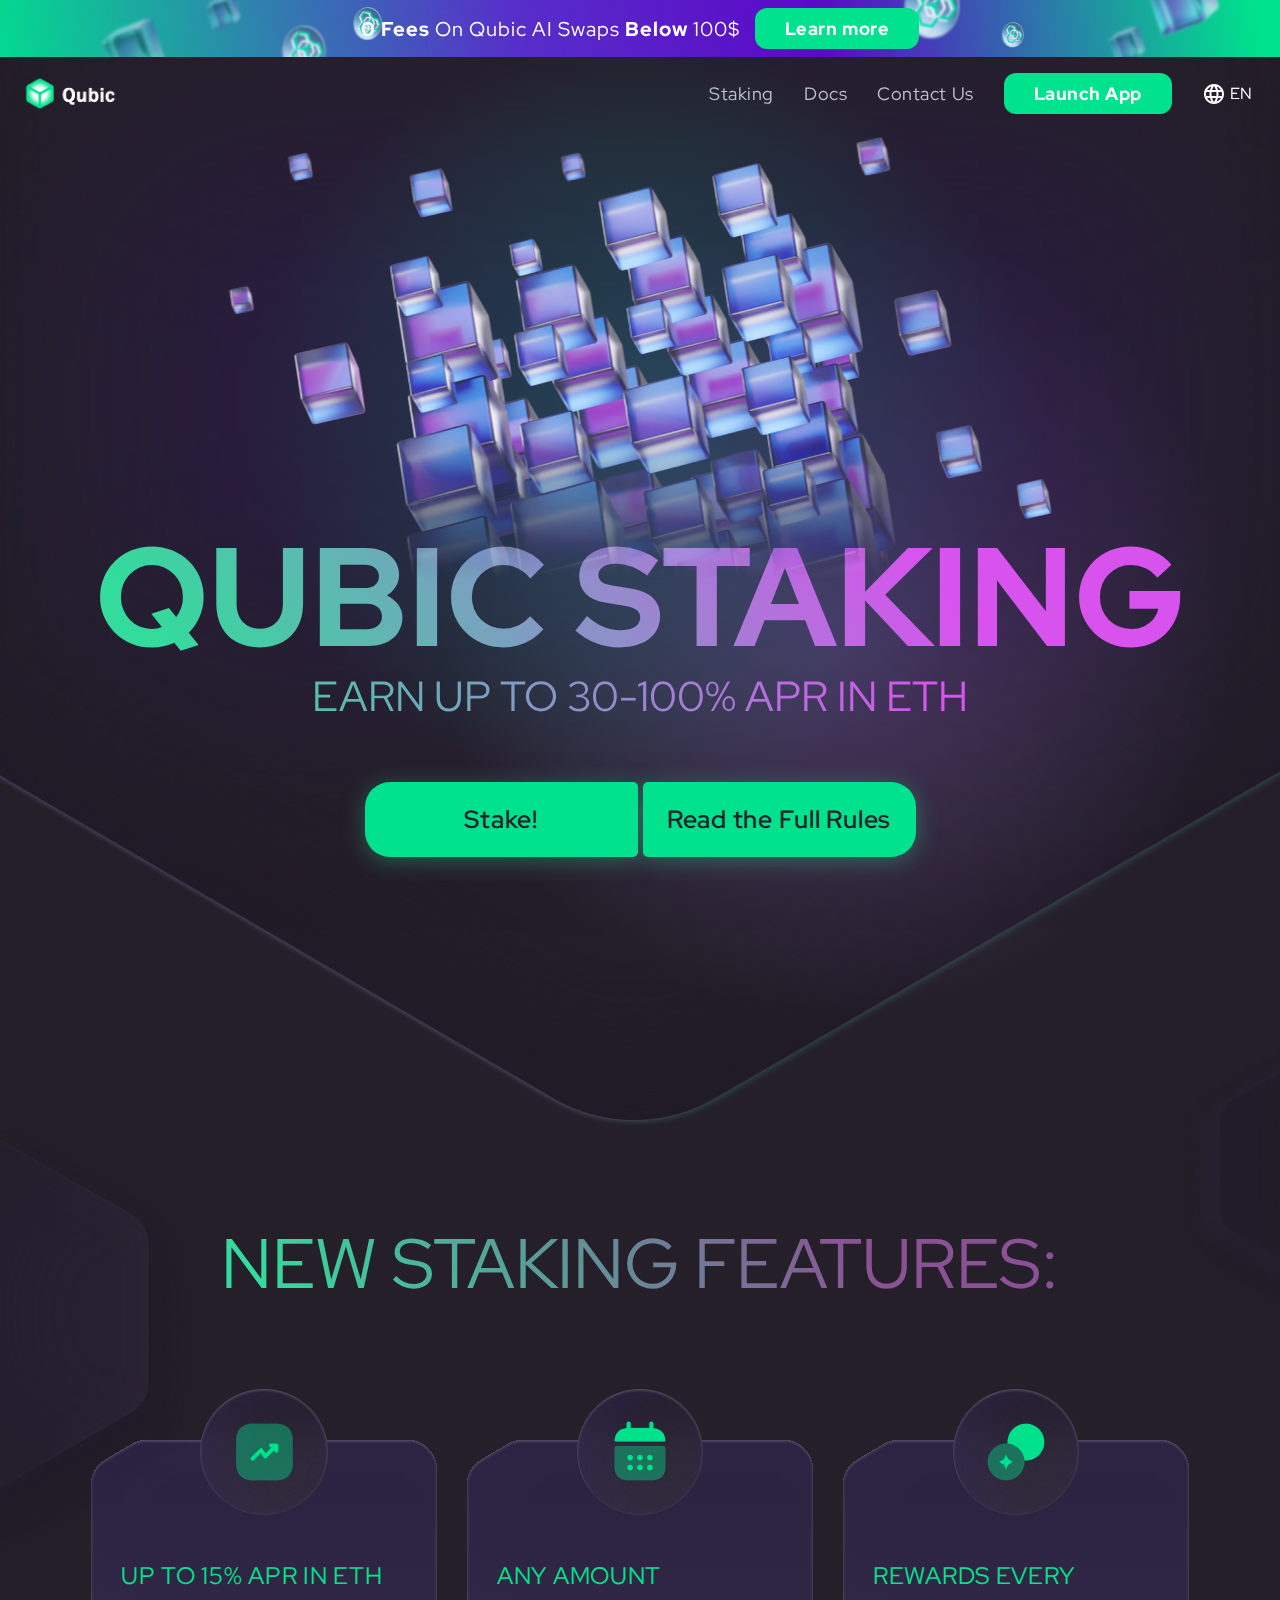
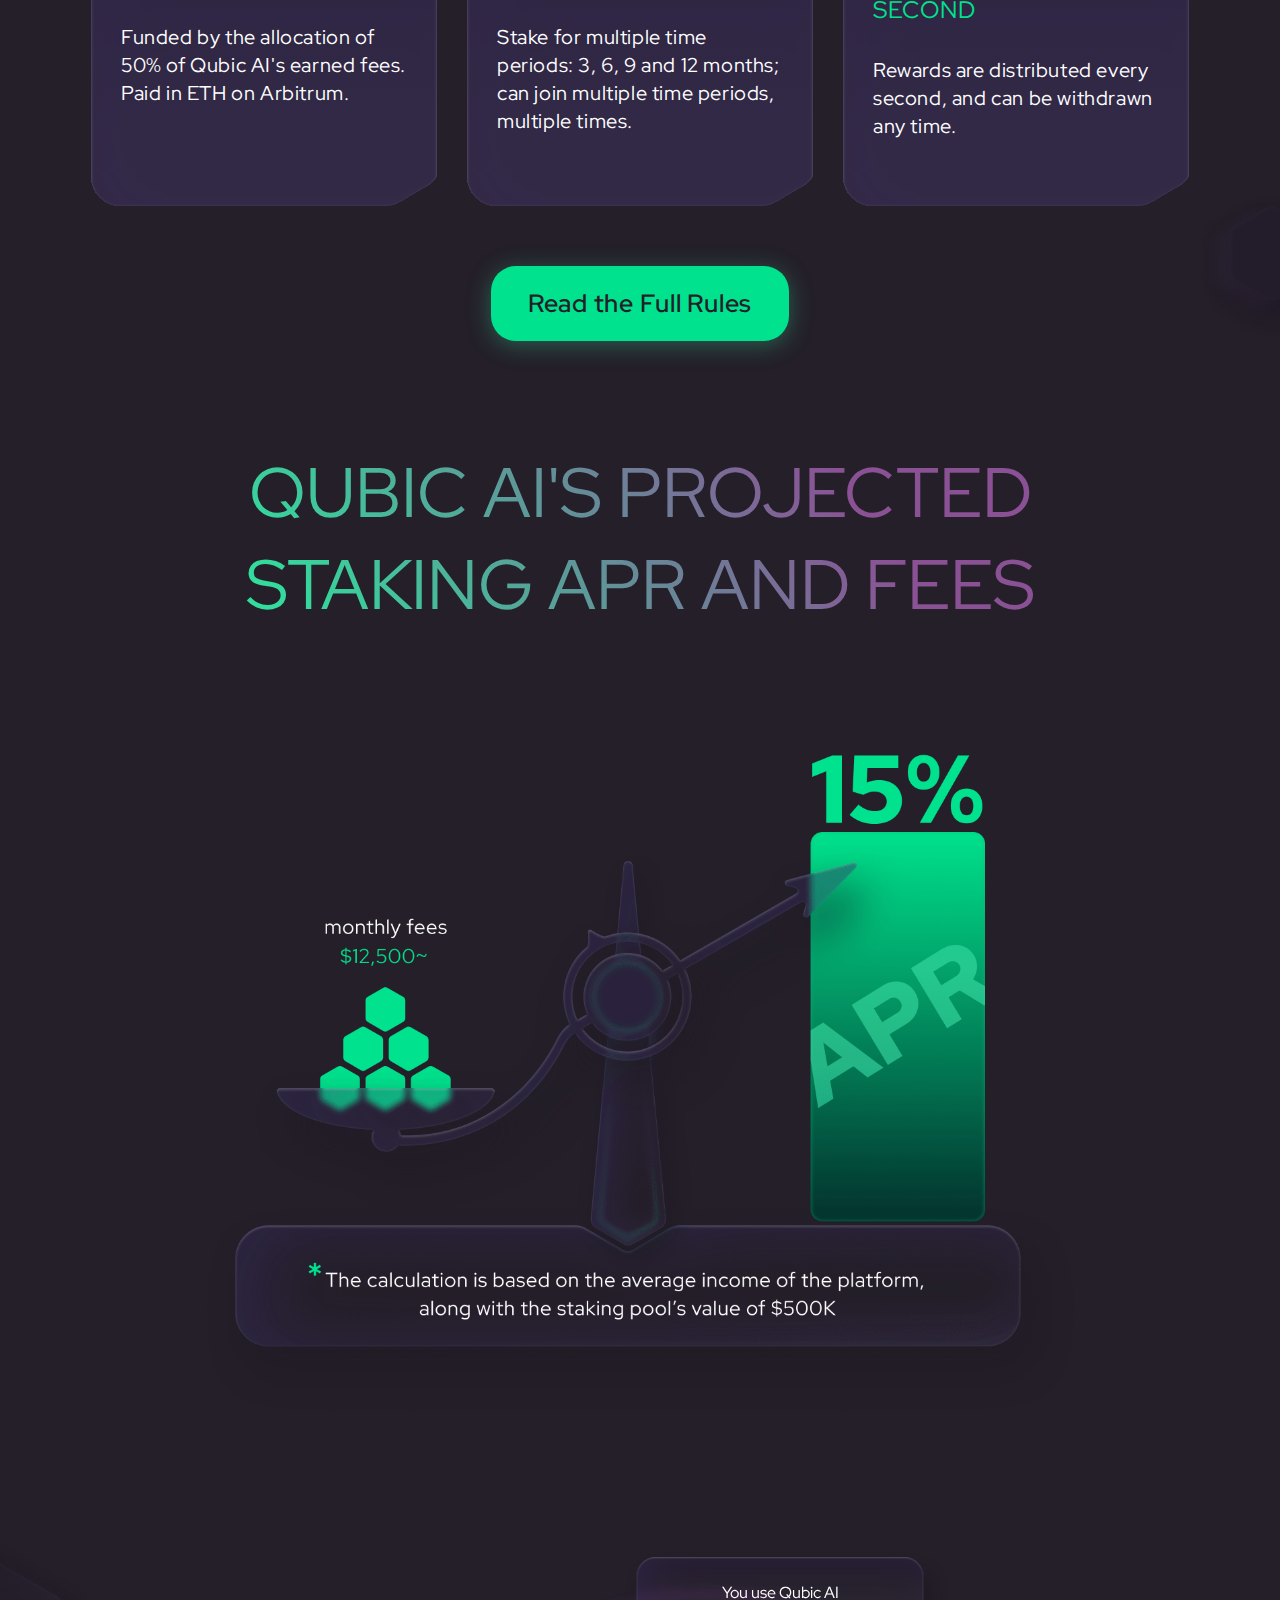
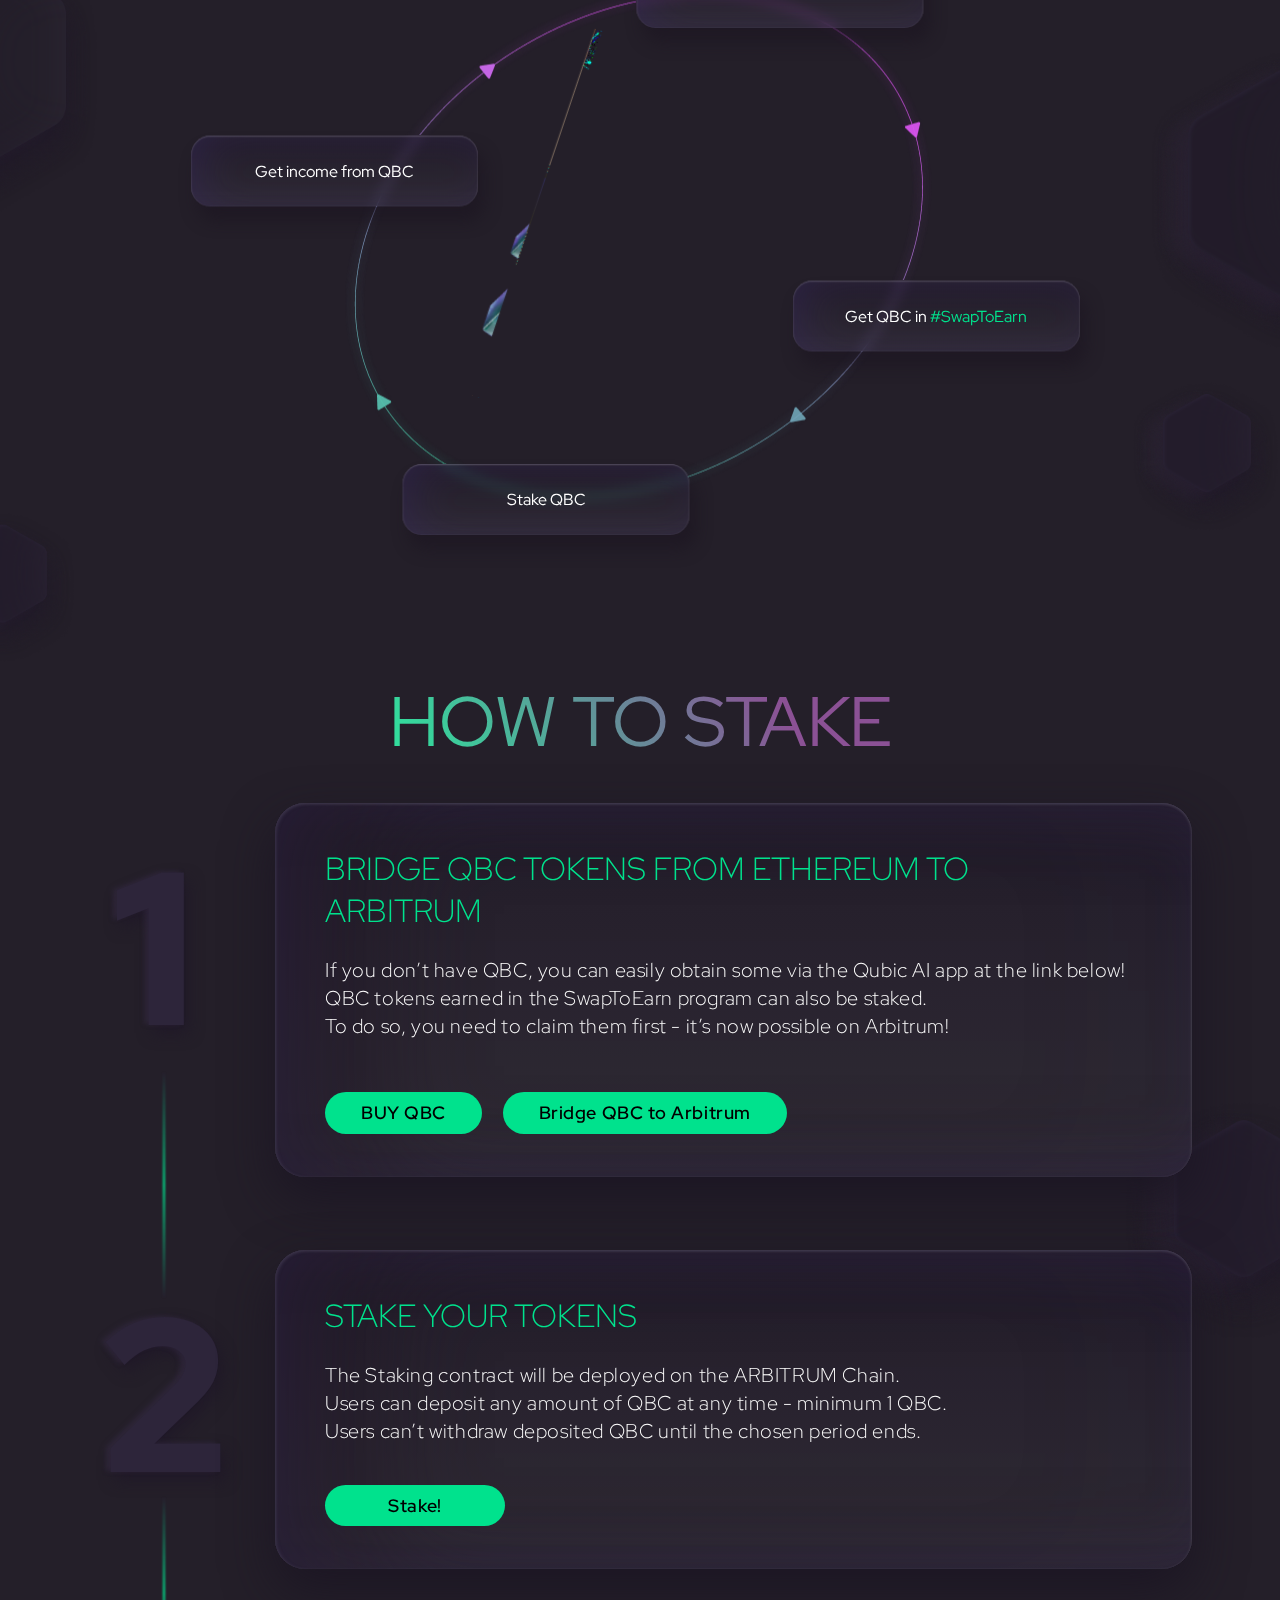
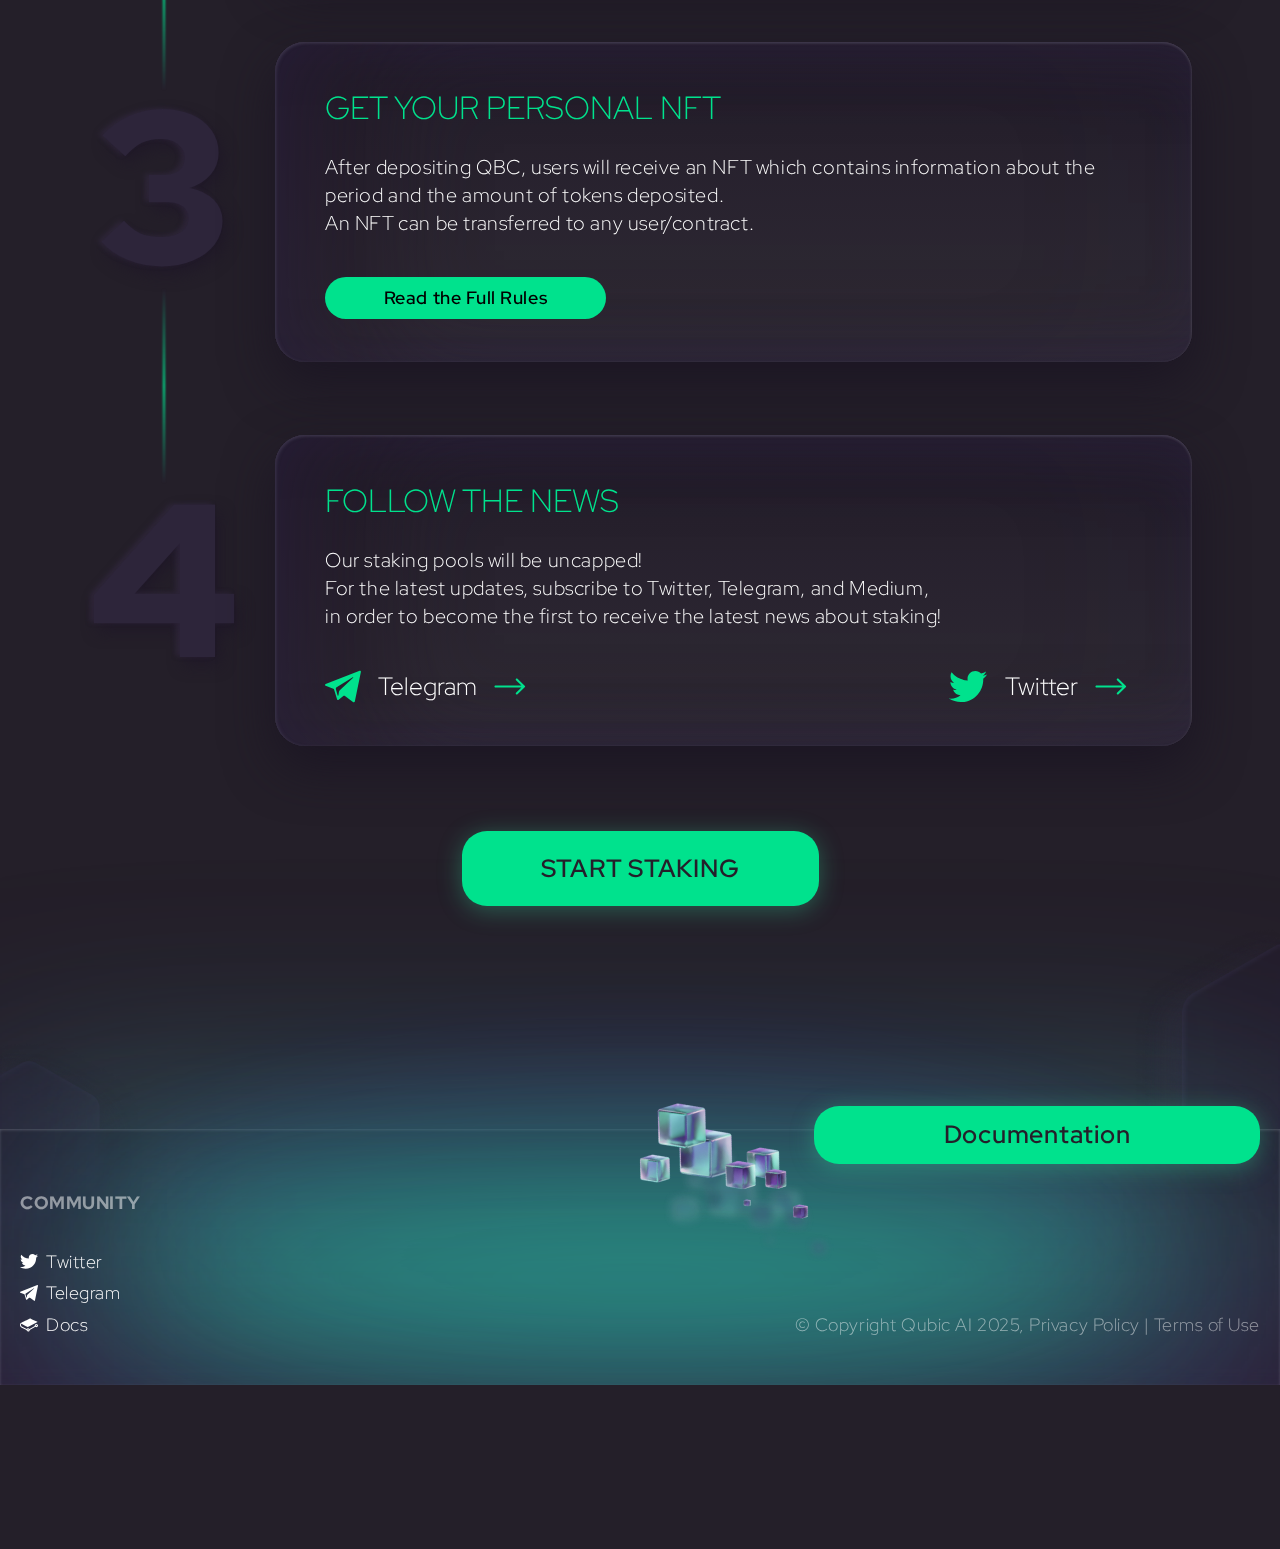
<file: staking/index.html>
<!DOCTYPE html>
<html lang="en">
  <head>
    <title>Staking – Qubic AI</title>
    <link rel="canonical" href="https://rubic.exchange/staking" />
    <meta charset="utf-8" />
    <meta name="viewport" content="width=device-width, initial-scale=1" />
    <base href="/" />
    <meta name="fragment" content="”!”" />
    <meta name="robots" content="index, follow" />
    <meta
      name="description"
      content="We aggregate 90+ bridges and DEXs to move 15,000+ tokens across 60+ chains in one click, with cross-chain signals &amp; oracles to come."
    />
    <meta name="keywords" />
    <meta name="audience" content="all" />
    <meta property="og:type" content="website" />
    <meta property="og:locale" content="en_US" />
    <meta property="og:url" content="https://rubic.exchange/" />
    <meta property="og:site_name" content="Cross-Chain Tech Aggregator" />
    <meta property="og:title" content="Qubic AI Platform" />
    <meta
      property="og:image"
      content="https://rubic.exchange/assets/images/seo-logo.png"
    />
    <meta
      property="og:description"
      content="We aggregate 90+ bridges and DEXs to move 15,000+ tokens across 60+ chains in one click, with cross-chain signals &amp; oracles to come."
    />
    <meta name="twitter:card" content="summary" />
    <meta name="twitter:title" content="Cross-Chain Tech Aggregator" />
    <meta property="twitter:url" content="https://rubic.exchange/" />
    <meta
      name="twitter:description"
      content="We aggregate 90+ bridges and DEXs to move 15,000+ tokens across 60+ chains in one click, with cross-chain signals &amp; oracles to come."
    />
    <meta
      name="twitter:image"
      content="https://rubic.exchange/assets/images/logo.svg"
    />
    <link rel="icon" href="logo.svg" />
    <link rel="apple-touch-icon" sizes="180x180" href="apple-touch-icon.png" />
    <link
      rel="icon"
      type="image/png"
      sizes="32x32"
      href="favicons/favicon-32x32.png"
    />
    <link
      rel="icon"
      type="image/png"
      sizes="16x16"
      href="favicons/favicon-16x16.png"
    />
    <link rel="manifest" href="site.webmanifest" />
    <link
      rel="mask-icon"
      href="favicons/safari-pinned-tab.svg"
      color="#5bbad5"
    />
    <link rel="shortcut icon" href="logo.svg" />
    <meta name="msapplication-TileColor" content="#00aba9" />
    <meta
      name="msapplication-TileImage"
      content="favicons/mstile-144x144.png"
    />
    <meta name="msapplication-config" content="browserconfig.xml" />
    <meta name="theme-color" content="#ffffff" />
    <script src="/scripts/live-chat.js" defer></script>
    <script
      async
      src="https://www.googletagmanager.com/gtag/js?id=G-QHYCGJXV8G"
    ></script>
    <script>
      window.dataLayer = window.dataLayer || [];
      function gtag() {
        window.dataLayer.push(arguments);
      }
      gtag("js", new Date());
      gtag("config", "G-QHYCGJXV8G");
    </script>
    <script src="https://new-widgets.rubic.exchange/iframe/bundle.new-app.min.js"></script>
    <script src="https://s3.tradingview.com/tv.js"></script>
    <script src="https://widgets.coingecko.com/coingecko-coin-price-chart-widget.js"></script>
    <meta name="next-head-count" content="39" />
    <meta name="next-font-preconnect" />
    <link
      rel="preload"
      href="/_next/static/css/a1c18407c1fd6a4f.css"
      as="style"
    />
    <link
      rel="stylesheet"
      href="/_next/static/css/a1c18407c1fd6a4f.css"
      data-n-g
    />
    <link
      rel="preload"
      href="/_next/static/css/eaa1dad9a09136b5.css"
      as="style"
    />
    <link
      rel="stylesheet"
      href="/_next/static/css/eaa1dad9a09136b5.css"
      data-n-p
    />
    <noscript data-n-css></noscript>
    <script
      defer
      nomodule
      src="/_next/static/chunks/polyfills-5cd94c89d3acac5f.js"
    ></script>
    <script
      src="/_next/static/chunks/webpack-4a718f39af75a731.js"
      defer
    ></script>
    <script
      src="/_next/static/chunks/framework-4ecc2f1d5004448c.js"
      defer
    ></script>
    <script src="/_next/static/chunks/main-ab78023ce2e385e3.js" defer></script>
    <script
      src="/_next/static/chunks/pages/_app-0cfe1e38ec5cc49c.js"
      defer
    ></script>
    <script src="/_next/static/chunks/7096-116293c507ffbb94.js" defer></script>
    <script
      src="/_next/static/chunks/pages/staking-c0b8319cb4e3cac2.js"
      defer
    ></script>
    <script
      src="/_next/static/V3YWXwKdVorEsRDi6TBdt/_buildManifest.js"
      defer
    ></script>
    <script
      src="/_next/static/V3YWXwKdVorEsRDi6TBdt/_ssgManifest.js"
      defer
    ></script>
    <script
      src="/_next/static/V3YWXwKdVorEsRDi6TBdt/_middlewareManifest.js"
      defer
    ></script>
  </head>
  <body>
    <div id="__next">
      <div id="preact_root">
        <div class="carousel">
          <div
            aria-live="polite"
            aria-label="slider"
            tabindex="0"
            role="listbox"
            class="horizontalSlider___281Ls carousel__slider carousel__slider--horizontal"
          >
            <div
              class="carousel__slider-tray-wrapper carousel__slider-tray-wrap--horizontal"
            >
              <div
                style="
                  width: 1800%;
                  transform: translateX(0%) translateX(0px);
                  flex-direction: row;
                "
                class="sliderTray___-vHFQ sliderAnimation___300FY carousel__slider-tray carousel__slider-tray--horizontal"
              >
                <div
                  tabindex="0"
                  aria-selected="true"
                  aria-label="slide"
                  role="option"
                  style="
                    width: 5.555555555555555%;
                    padding-bottom: 3.2777777777777777%;
                  "
                  class="slide___3-Nqo slideHorizontal___1NzNV carousel__slide carousel__slide--visible"
                >
                  <div class="slideInner___2mfX9 carousel__inner-slide">
                    <a
                      target="_blank"
                      rel="noreferrer"
                      style="
                        background-image: url(/images/banner/zklink-desk.png);
                      "
                      class="style_banner___i1sX"
                      ><span class="style_banner__text__mHCJf"
                        ><b>0 </b><b>Fees </b>On Qubic AI Swaps
                        <b>Below </b>100$</span
                      ><a
                        target="_blank"
                        rel="noreferrer"
                        class="style_banner__link__oF6oi"
                        >Learn more</a
                      ></a
                    >
                  </div>
                </div>
                <div
                  tabindex="-1"
                  aria-selected="false"
                  aria-label="slide"
                  role="option"
                  style="
                    width: 5.555555555555555%;
                    padding-bottom: 3.2777777777777777%;
                  "
                  class="slide___3-Nqo slideHorizontal___1NzNV carousel__slide carousel__slide--hidden"
                >
                  <div class="slideInner___2mfX9 carousel__inner-slide">
                    <a
                      target="_blank"
                      rel="noreferrer"
                      style="
                        background-image: url(/images/banner/arb-to-eth.png);
                      "
                      class="style_banner___i1sX"
                      ><span class="style_banner__text__mHCJf"
                        >Bridge <b>500+ </b>ETH from Arbitrum to Ethereum with
                        <b>ZERO </b>protocol <b>fees</b></span
                      ><a
                        target="_blank"
                        rel="noreferrer"
                        class="style_banner__link__oF6oi"
                        >Learn more</a
                      ></a
                    >
                  </div>
                </div>
                <div
                  tabindex="-1"
                  aria-selected="false"
                  aria-label="slide"
                  role="option"
                  style="
                    width: 5.555555555555555%;
                    padding-bottom: 3.2777777777777777%;
                  "
                  class="slide___3-Nqo slideHorizontal___1NzNV carousel__slide carousel__slide--hidden"
                >
                  <div class="slideInner___2mfX9 carousel__inner-slide">
                    <a
                      target="_blank"
                      rel="noreferrer"
                      style="
                        background-image: url(/images/banner/eth-to-arb.png);
                      "
                      class="style_banner___i1sX"
                      ><span class="style_banner__text__mHCJf"
                        >Bridge <b>50+ </b>ETH from Arbitrum to Base
                        <b>without </b>Qubic AI Fee</span
                      ><a
                        target="_blank"
                        rel="noreferrer"
                        class="style_banner__link__oF6oi"
                        >Learn more</a
                      ></a
                    >
                  </div>
                </div>
                <div
                  tabindex="-1"
                  aria-selected="false"
                  aria-label="slide"
                  role="option"
                  style="
                    width: 5.555555555555555%;
                    padding-bottom: 3.2777777777777777%;
                  "
                  class="slide___3-Nqo slideHorizontal___1NzNV carousel__slide carousel__slide--hidden"
                >
                  <div class="slideInner___2mfX9 carousel__inner-slide">
                    <a
                      target="_blank"
                      rel="noreferrer"
                      style="
                        background-image: url(/images/banner/eth-and-base.png);
                      "
                      class="style_banner___i1sX"
                      ><span class="style_banner__text__mHCJf"
                        >Bridge <b>100,000+ </b>USDT between Ethereum &amp; Base
                        <b>WITHOUT </b><b>PROTOCOL </b><b>FEES</b></span
                      ><a
                        target="_blank"
                        rel="noreferrer"
                        class="style_banner__link__oF6oi"
                        >Learn more</a
                      ></a
                    >
                  </div>
                </div>
                <div
                  tabindex="-1"
                  aria-selected="false"
                  aria-label="slide"
                  role="option"
                  style="
                    width: 5.555555555555555%;
                    padding-bottom: 3.2777777777777777%;
                  "
                  class="slide___3-Nqo slideHorizontal___1NzNV carousel__slide carousel__slide--hidden"
                >
                  <div class="slideInner___2mfX9 carousel__inner-slide">
                    <a
                      target="_blank"
                      rel="noreferrer"
                      style="
                        background-image: url(/images/banner/eth-to-tron-pink.png);
                      "
                      class="style_banner___i1sX"
                      ><span class="style_banner__text__mHCJf"
                        >Swap <b>100,000+ </b>USDT from Ethereum to TRON with
                        <b>ZERO </b><b>PROTOCOL </b><b>FEES</b></span
                      ><a
                        target="_blank"
                        rel="noreferrer"
                        class="style_banner__link__oF6oi"
                        >Learn more</a
                      ></a
                    >
                  </div>
                </div>
                <div
                  tabindex="-1"
                  aria-selected="false"
                  aria-label="slide"
                  role="option"
                  style="
                    width: 5.555555555555555%;
                    padding-bottom: 3.2777777777777777%;
                  "
                  class="slide___3-Nqo slideHorizontal___1NzNV carousel__slide carousel__slide--hidden"
                >
                  <div class="slideInner___2mfX9 carousel__inner-slide">
                    <a
                      target="_blank"
                      rel="noreferrer"
                      style="
                        background-image: url(/images/banner/arb-to-optimism.png);
                      "
                      class="style_banner___i1sX"
                      ><span class="style_banner__text__mHCJf"
                        >Bridging large amounts of ETH from Arbitrum to
                        Optimism? Enjoy <b>zero </b>Qubic AI
                        <b>fees</b>!</span
                      ><a
                        target="_blank"
                        rel="noreferrer"
                        class="style_banner__link__oF6oi"
                        >Learn more</a
                      ></a
                    >
                  </div>
                </div>
                <div
                  tabindex="-1"
                  aria-selected="false"
                  aria-label="slide"
                  role="option"
                  style="
                    width: 5.555555555555555%;
                    padding-bottom: 3.2777777777777777%;
                  "
                  class="slide___3-Nqo slideHorizontal___1NzNV carousel__slide carousel__slide--hidden"
                >
                  <div class="slideInner___2mfX9 carousel__inner-slide">
                    <a
                      target="_blank"
                      rel="noreferrer"
                      style="
                        background-image: url(/images/banner/scroll-to-eth.png);
                      "
                      class="style_banner___i1sX"
                      ><span class="style_banner__text__mHCJf"
                        >Bridge <b>$50,000+ </b>in ETH from Scroll to Ethereum
                        <b>WITHOUT </b><b>PROTOCOL </b><b>FEES</b></span
                      ><a
                        target="_blank"
                        rel="noreferrer"
                        class="style_banner__link__oF6oi"
                        >Learn more</a
                      ></a
                    >
                  </div>
                </div>
                <div
                  tabindex="-1"
                  aria-selected="false"
                  aria-label="slide"
                  role="option"
                  style="
                    width: 5.555555555555555%;
                    padding-bottom: 3.2777777777777777%;
                  "
                  class="slide___3-Nqo slideHorizontal___1NzNV carousel__slide carousel__slide--hidden"
                >
                  <div class="slideInner___2mfX9 carousel__inner-slide">
                    <a
                      target="_blank"
                      rel="noreferrer"
                      style="
                        background-image: url(/images/banner/polygon-and-linea.png);
                      "
                      class="style_banner___i1sX"
                      ><span class="style_banner__text__mHCJf"
                        >Bridge <b>50,000+ </b>USDT between Polygon &amp; Linea
                        &amp; enjoy <b>zero </b>Qubic AI
                        <b>fees</b></span
                      ><a
                        target="_blank"
                        rel="noreferrer"
                        class="style_banner__link__oF6oi"
                        >Learn more</a
                      ></a
                    >
                  </div>
                </div>
                <div
                  tabindex="-1"
                  aria-selected="false"
                  aria-label="slide"
                  role="option"
                  style="
                    width: 5.555555555555555%;
                    padding-bottom: 3.2777777777777777%;
                  "
                  class="slide___3-Nqo slideHorizontal___1NzNV carousel__slide carousel__slide--hidden"
                >
                  <div class="slideInner___2mfX9 carousel__inner-slide">
                    <a
                      target="_blank"
                      rel="noreferrer"
                      style="
                        background-image: url(/images/banner/eth-and-zksync.png);
                      "
                      class="style_banner___i1sX"
                      ><span class="style_banner__text__mHCJf"
                        >Swap <b>$20,000+ </b>in ETH between Ethereum and zkSync
                        Era <b>WITHOUT </b><b>PROTOCOL </b><b>FEES</b></span
                      ><a
                        target="_blank"
                        rel="noreferrer"
                        class="style_banner__link__oF6oi"
                        >Learn more</a
                      ></a
                    >
                  </div>
                </div>
                <div
                  tabindex="-1"
                  aria-selected="false"
                  aria-label="slide"
                  role="option"
                  style="
                    width: 5.555555555555555%;
                    padding-bottom: 3.2777777777777777%;
                  "
                  class="slide___3-Nqo slideHorizontal___1NzNV carousel__slide carousel__slide--hidden"
                >
                  <div class="slideInner___2mfX9 carousel__inner-slide">
                    <a
                      target="_blank"
                      rel="noreferrer"
                      style="
                        background-image: url(/images/banner/avalanche-to-base.png);
                      "
                      class="style_banner___i1sX"
                      ><span class="style_banner__text__mHCJf"
                        >Bridge <b>$20,000 </b>USDT from Avalanche to Base with
                        <b>0% </b>Protocol <b>fee</b></span
                      ><a
                        target="_blank"
                        rel="noreferrer"
                        class="style_banner__link__oF6oi"
                        >Learn more</a
                      ></a
                    >
                  </div>
                </div>
                <div
                  tabindex="-1"
                  aria-selected="false"
                  aria-label="slide"
                  role="option"
                  style="
                    width: 5.555555555555555%;
                    padding-bottom: 3.2777777777777777%;
                  "
                  class="slide___3-Nqo slideHorizontal___1NzNV carousel__slide carousel__slide--hidden"
                >
                  <div class="slideInner___2mfX9 carousel__inner-slide">
                    <a
                      target="_blank"
                      rel="noreferrer"
                      style="
                        background-image: url(/images/banner/eth-to-xmr.png);
                      "
                      class="style_banner___i1sX"
                      ><span class="style_banner__text__mHCJf"
                        >Bridge <b>$5,000+ </b>in ETH to XMR
                        <b>without </b>Qubic AI <b>Fee</b></span
                      ><a
                        target="_blank"
                        rel="noreferrer"
                        class="style_banner__link__oF6oi"
                        >Learn more</a
                      ></a
                    >
                  </div>
                </div>
                <div
                  tabindex="-1"
                  aria-selected="false"
                  aria-label="slide"
                  role="option"
                  style="
                    width: 5.555555555555555%;
                    padding-bottom: 3.2777777777777777%;
                  "
                  class="slide___3-Nqo slideHorizontal___1NzNV carousel__slide carousel__slide--hidden"
                >
                  <div class="slideInner___2mfX9 carousel__inner-slide">
                    <a
                      target="_blank"
                      rel="noreferrer"
                      style="
                        background-image: url(/images/banner/swap-eth-and-base.png);
                      "
                      class="style_banner___i1sX"
                      ><span class="style_banner__text__mHCJf"
                        >Swap over <b>$100,000 </b>in ETH between Base &amp;
                        Ethereum <b>without </b>protocol <b>fees</b></span
                      ><a
                        target="_blank"
                        rel="noreferrer"
                        class="style_banner__link__oF6oi"
                        >Learn more</a
                      ></a
                    >
                  </div>
                </div>
                <div
                  tabindex="-1"
                  aria-selected="false"
                  aria-label="slide"
                  role="option"
                  style="
                    width: 5.555555555555555%;
                    padding-bottom: 3.2777777777777777%;
                  "
                  class="slide___3-Nqo slideHorizontal___1NzNV carousel__slide carousel__slide--hidden"
                >
                  <div class="slideInner___2mfX9 carousel__inner-slide">
                    <a
                      target="_blank"
                      rel="noreferrer"
                      style="
                        background-image: url(/images/banner/stablecoins.png);
                      "
                      class="style_banner___i1sX"
                      ><span class="style_banner__text__mHCJf"
                        >Swap stablecoins on-chain, <b>without </b
                        ><b>paying </b>a protocol <b>fee</b>!</span
                      ><a
                        target="_blank"
                        rel="noreferrer"
                        class="style_banner__link__oF6oi"
                        >Learn more</a
                      ></a
                    >
                  </div>
                </div>
                <div
                  tabindex="-1"
                  aria-selected="false"
                  aria-label="slide"
                  role="option"
                  style="
                    width: 5.555555555555555%;
                    padding-bottom: 3.2777777777777777%;
                  "
                  class="slide___3-Nqo slideHorizontal___1NzNV carousel__slide carousel__slide--hidden"
                >
                  <div class="slideInner___2mfX9 carousel__inner-slide">
                    <a
                      target="_blank"
                      rel="noreferrer"
                      style="
                        background-image: url(/images/banner/native-and-stablecoins.png);
                      "
                      class="style_banner___i1sX"
                      ><span class="style_banner__text__mHCJf"
                        >Enjoy on-chain swaps between native &amp; stable coins
                        <b>without </b>Qubic AI <b>fee</b></span
                      ><a
                        target="_blank"
                        rel="noreferrer"
                        class="style_banner__link__oF6oi"
                        >Learn more</a
                      ></a
                    >
                  </div>
                </div>
                <div
                  tabindex="-1"
                  aria-selected="false"
                  aria-label="slide"
                  role="option"
                  style="
                    width: 5.555555555555555%;
                    padding-bottom: 3.2777777777777777%;
                  "
                  class="slide___3-Nqo slideHorizontal___1NzNV carousel__slide carousel__slide--hidden"
                >
                  <div class="slideInner___2mfX9 carousel__inner-slide">
                    <a
                      target="_blank"
                      rel="noreferrer"
                      style="
                        background-image: url(/images/banner/scroll-to-base.png);
                      "
                      class="style_banner___i1sX"
                      ><span class="style_banner__text__mHCJf"
                        >Bridge USDC from Scroll to Base with
                        <b>zero </b>Qubic AI <b>fees</b>!</span
                      ><a
                        target="_blank"
                        rel="noreferrer"
                        class="style_banner__link__oF6oi"
                        >Learn more</a
                      ></a
                    >
                  </div>
                </div>
                <div
                  tabindex="-1"
                  aria-selected="false"
                  aria-label="slide"
                  role="option"
                  style="
                    width: 5.555555555555555%;
                    padding-bottom: 3.2777777777777777%;
                  "
                  class="slide___3-Nqo slideHorizontal___1NzNV carousel__slide carousel__slide--hidden"
                >
                  <div class="slideInner___2mfX9 carousel__inner-slide">
                    <a
                      target="_blank"
                      rel="noreferrer"
                      style="
                        background-image: url(/images/banner/eth-to-tron-purple.png);
                      "
                      class="style_banner___i1sX"
                      ><span class="style_banner__text__mHCJf"
                        >Swap USDT from Ethereum to TRON with <b>no </b>protocol
                        <b>fee</b>!</span
                      ><a
                        target="_blank"
                        rel="noreferrer"
                        class="style_banner__link__oF6oi"
                        >Learn more</a
                      ></a
                    >
                  </div>
                </div>
                <div
                  tabindex="-1"
                  aria-selected="false"
                  aria-label="slide"
                  role="option"
                  style="
                    width: 5.555555555555555%;
                    padding-bottom: 3.2777777777777777%;
                  "
                  class="slide___3-Nqo slideHorizontal___1NzNV carousel__slide carousel__slide--hidden"
                >
                  <div class="slideInner___2mfX9 carousel__inner-slide">
                    <a
                      target="_blank"
                      rel="noreferrer"
                      style="
                        background-image: url(/images/banner/arb-and-bnb.png);
                      "
                      class="style_banner___i1sX"
                      ><span class="style_banner__text__mHCJf"
                        >Move USDT between Arbitrum and BNB chains &amp; enjoy
                        <b>zero </b>protocol <b>fees</b>!</span
                      ><a
                        target="_blank"
                        rel="noreferrer"
                        class="style_banner__link__oF6oi"
                        >Learn more</a
                      ></a
                    >
                  </div>
                </div>
                <div
                  tabindex="-1"
                  aria-selected="false"
                  aria-label="slide"
                  role="option"
                  style="
                    width: 5.555555555555555%;
                    padding-bottom: 3.2777777777777777%;
                  "
                  class="slide___3-Nqo slideHorizontal___1NzNV carousel__slide carousel__slide--hidden"
                >
                  <div class="slideInner___2mfX9 carousel__inner-slide">
                    <a
                      target="_blank"
                      rel="noreferrer"
                      style="
                        background-image: url(/images/banner/linea-and-optimism.png);
                      "
                      class="style_banner___i1sX"
                      ><span class="style_banner__text__mHCJf"
                        >Bridge ETH between Linea and Optimism,
                        <b>fee-free </b>on Qubic AI!</span
                      ><a
                        target="_blank"
                        rel="noreferrer"
                        class="style_banner__link__oF6oi"
                        >Learn more</a
                      ></a
                    >
                  </div>
                </div>
              </div>
            </div>
          </div>
        </div>
        <header id="main-header" style class="style_header__CsNnP">
          <div class="style_header__container__G_UQ2">
            <a href="/" class="style_header__logo__Rrr7S"
              ><img
                src="/icons/main-logo.png"
                alt="Qubic AI logo"
                class="style_header__logo_icon__tRCGA"
            /></a>
            <div class="style_header__nav-container__mRAW7">
              <nav class="style_header__nav__sprpC">
                <div class="style_header__nav-links__v5V1y">
                  <a
                    href="/staking"
                    rel="noreferrer"
                    target="_self"
                    class="style_header__nav-link__Coo9p"
                    >Staking</a
                  ><a
                    href="https://mighty-2.gitbook.io/qubic"
                    rel="noreferrer"
                    target="_blank"
                    class="style_header__nav-link__Coo9p"
                    >Docs</a
                  ><a
                    href="https://t.me"
                    rel="noreferrer"
                    target="_blank"
                    class="style_header__nav-link__Coo9p"
                    >Contact Us</a
                  >
                </div>
                <div class="style_burger__RFweG">
                  <button
                    title="Open menu"
                    aria-label="Open menu"
                    class="style_hamb__D7bPQ"
                  >
                    <span class="style_hamb__item__yTOqK"></span
                    ><span class="style_hamb__item__yTOqK"></span
                    ><span class="style_hamb__item__yTOqK"></span>
                  </button>
                </div>
                <button class="style_header__launch__3cwda">Launch App</button>
                <div>
                  <label for="language select"></label
                  ><label for="test"
                    ><style data-emotion="css b62m3t-container">
                      .css-b62m3t-container {
                        position: relative;
                        box-sizing: border-box;
                      }
                    </style>
                    <div class="select css-b62m3t-container">
                      <style data-emotion="css 7pg0cj-a11yText">
                        .css-7pg0cj-a11yText {
                          z-index: 9999;
                          border: 0;
                          clip: rect(1px, 1px, 1px, 1px);
                          height: 1px;
                          width: 1px;
                          position: absolute;
                          overflow: hidden;
                          padding: 0;
                          white-space: nowrap;
                        }</style
                      ><span
                        id="react-select-105-live-region"
                        class="css-7pg0cj-a11yText"
                      ></span
                      ><span
                        aria-live="polite"
                        aria-atomic="false"
                        aria-relevant="additions text"
                        class="css-7pg0cj-a11yText"
                      ></span
                      ><style data-emotion="css 1s2u09g-control">
                        .css-1s2u09g-control {
                          -webkit-align-items: center;
                          -webkit-box-align: center;
                          -ms-flex-align: center;
                          align-items: center;
                          background-color: hsl(0, 0%, 100%);
                          border-color: hsl(0, 0%, 80%);
                          border-radius: 4px;
                          border-style: solid;
                          border-width: 1px;
                          cursor: default;
                          display: -webkit-box;
                          display: -webkit-flex;
                          display: -ms-flexbox;
                          display: flex;
                          -webkit-box-flex-wrap: wrap;
                          -webkit-flex-wrap: wrap;
                          -ms-flex-wrap: wrap;
                          flex-wrap: wrap;
                          -webkit-box-pack: justify;
                          -webkit-justify-content: space-between;
                          justify-content: space-between;
                          min-height: 38px;
                          outline: 0 !important;
                          position: relative;
                          -webkit-transition: all 100ms;
                          transition: all 100ms;
                          box-sizing: border-box;
                        }
                        .css-1s2u09g-control:hover {
                          border-color: hsl(0, 0%, 70%);
                        }
                      </style>
                      <div class="language-select__control css-1s2u09g-control">
                        <style data-emotion="css 1d8n9bt">
                          .css-1d8n9bt {
                            -webkit-align-items: center;
                            -webkit-box-align: center;
                            -ms-flex-align: center;
                            align-items: center;
                            display: grid;
                            -webkit-flex: 1;
                            -ms-flex: 1;
                            flex: 1;
                            -webkit-box-flex-wrap: wrap;
                            -webkit-flex-wrap: wrap;
                            -ms-flex-wrap: wrap;
                            flex-wrap: wrap;
                            padding: 2px 8px;
                            -webkit-overflow-scrolling: touch;
                            position: relative;
                            overflow: hidden;
                            box-sizing: border-box;
                          }
                        </style>
                        <div
                          class="language-select__value-container language-select__value-container--has-value css-1d8n9bt"
                        >
                          <style data-emotion="css 14el2xx-placeholder">
                            .css-14el2xx-placeholder {
                              color: hsl(0, 0%, 50%);
                              grid-area: 1/1/2/3;
                              margin-left: 2px;
                              margin-right: 2px;
                              box-sizing: border-box;
                            }
                          </style>
                          <div
                            id="react-select-105-placeholder"
                            class="language-select__placeholder css-14el2xx-placeholder"
                          >
                            <div class="style_language__placeholder__rDJqs">
                              <img src="/icons/language.svg" alt="en" /><span
                                class="style_language__placeholder_text__SviqM"
                                >EN</span
                              >
                            </div>
                          </div>
                          <style data-emotion="css 1hac4vs-dummyInput">
                            .css-1hac4vs-dummyInput {
                              background: 0;
                              border: 0;
                              caret-color: transparent;
                              font-size: inherit;
                              grid-area: 1/1/2/3;
                              outline: 0;
                              padding: 0;
                              width: 1px;
                              color: transparent;
                              left: -100px;
                              opacity: 0;
                              position: relative;
                              -webkit-transform: scale(0.01);
                              -moz-transform: scale(0.01);
                              -ms-transform: scale(0.01);
                              transform: scale(0.01);
                            }</style
                          ><input
                            id="react-select-105-input"
                            tabindex="0"
                            inputmode="none"
                            value
                            aria-autocomplete="list"
                            aria-expanded="false"
                            aria-haspopup="true"
                            role="combobox"
                            aria-readonly="true"
                            class="css-1hac4vs-dummyInput"
                          />
                        </div>
                        <style data-emotion="css 1wy0on6">
                          .css-1wy0on6 {
                            -webkit-align-items: center;
                            -webkit-box-align: center;
                            -ms-flex-align: center;
                            align-items: center;
                            -webkit-align-self: stretch;
                            -ms-flex-item-align: stretch;
                            align-self: stretch;
                            display: -webkit-box;
                            display: -webkit-flex;
                            display: -ms-flexbox;
                            display: flex;
                            -webkit-flex-shrink: 0;
                            -ms-flex-negative: 0;
                            flex-shrink: 0;
                            box-sizing: border-box;
                          }
                        </style>
                        <div class="language-select__indicators css-1wy0on6">
                          <style data-emotion="css 1okebmr-indicatorSeparator">
                            .css-1okebmr-indicatorSeparator {
                              -webkit-align-self: stretch;
                              -ms-flex-item-align: stretch;
                              align-self: stretch;
                              background-color: hsl(0, 0%, 80%);
                              margin-bottom: 8px;
                              margin-top: 8px;
                              width: 1px;
                              box-sizing: border-box;
                            }</style
                          ><span
                            class="language-select__indicator-separator css-1okebmr-indicatorSeparator"
                          ></span
                          ><style data-emotion="css tlfecz-indicatorContainer">
                            .css-tlfecz-indicatorContainer {
                              color: hsl(0, 0%, 80%);
                              display: -webkit-box;
                              display: -webkit-flex;
                              display: -ms-flexbox;
                              display: flex;
                              padding: 8px;
                              -webkit-transition: color 150ms;
                              transition: color 150ms;
                              box-sizing: border-box;
                            }
                            .css-tlfecz-indicatorContainer:hover {
                              color: hsl(0, 0%, 60%);
                            }
                          </style>
                          <div
                            aria-hidden="true"
                            class="language-select__indicator language-select__dropdown-indicator css-tlfecz-indicatorContainer"
                          >
                            <style data-emotion="css 8mmkcg">
                              .css-8mmkcg {
                                display: inline-block;
                                fill: currentColor;
                                line-height: 1;
                                stroke: currentColor;
                                stroke-width: 0;
                              }</style
                            ><svg
                              height="20"
                              width="20"
                              viewBox="0 0 20 20"
                              aria-hidden="true"
                              focusable="false"
                              class="css-8mmkcg"
                            >
                              <path
                                d="M4.516 7.548c0.436-0.446 1.043-0.481 1.576 0l3.908 3.747 3.908-3.747c0.533-0.481 1.141-0.446 1.574 0 0.436 0.445 0.408 1.197 0 1.615-0.406 0.418-4.695 4.502-4.695 4.502-0.217 0.223-0.502 0.335-0.787 0.335s-0.57-0.112-0.789-0.335c0 0-4.287-4.084-4.695-4.502s-0.436-1.17 0-1.615z"
                              ></path>
                            </svg>
                          </div>
                        </div>
                      </div>
                      <input
                        name="language select"
                        type="hidden"
                        value="en"
                      /></div
                  ></label>
                </div>
              </nav>
            </div>
          </div>
        </header>
        <section class="style_screen__UEf91">
          <div class="style_screen__container__z8b_S">
            <div class="style_screen__text__n5F2X">
              <h1 id="mainScreen" class="style_screen__title__PkYw6">
                <span class="nowrap">QUBIC STAKING</span>
              </h1>
              <span class="style_screen__subtitle__p_Ptv"
                >EARN UP TO 30-100% APR IN ETH</span
              >
              <div class="style_screen__gradient-1__e5qVr"></div>
              <div class="style_screen__gradient-2__7MN4B"></div>
              <div class="style_screen__gradient-3__TKrxL"></div>
              <div class="style_screen__buttons__Ovqoj">
                <a
                  href="https://app-qubic-andy217-devs-projects.vercel.app/staking"
                  target="_blank"
                  rel="noreferrer"
                  class="style_screen__button__3MQVo"
                  ><span>Stake!</span></a
                ><a
                  href="https://mighty-2.gitbook.io/qubic"
                  target="_blank"
                  rel="noreferrer"
                  class="style_screen__button__3MQVo"
                  >Read the Full Rules</a
                >
              </div>
              <img
                src="/images/staking/main-cubes.png"
                alt="Background cube"
                class="style_screen__background-cube__trHtZ"
              />
            </div>
          </div>
          <img
            src="/images/main-background-img-hex.png"
            alt="Background hex"
            class="style_screen__background-hex__6ff2Y"
          />
        </section>
        <section class="style_features__7SAjA">
          <div style="display: none">
            <div style class="style_timer__oROaq style_timer_main__S20no">
              <div style class="style_timer__time__qaPq5">
                <div class="style_timer__number__CBqHH">0-540</div>
                <div class="style_timer__label__DQGYv">Days</div>
              </div>
              <div style class="style_timer__time__qaPq5">
                <div class="style_timer__number__CBqHH">0-1</div>
                <div class="style_timer__label__DQGYv">Hours</div>
              </div>
              <div style class="style_timer__time__qaPq5">
                <div class="style_timer__number__CBqHH">0-44</div>
                <div class="style_timer__label__DQGYv">Minutes</div>
              </div>
              <div style="display: none" class="style_timer__time__qaPq5">
                <div class="style_timer__number__CBqHH">0-33</div>
                <div class="style_timer__label__DQGYv">Seconds</div>
              </div>
            </div>
          </div>
          <div class="style_features__container__MG_Mg">
            <a
              href="https://mighty-2.gitbook.io/qubic"
              target="_blank"
              rel="noreferrer"
              class="style_features__button__JbRwh"
              >Read the Full Rules</a
            >
            <h2 class="style_features__title__sXh54">
              NEW<br class="style_features__title_br__qVaBa" />
              STAKING FEATURES:
            </h2>
            <div class="style_features__cards__qOqub">
              <section>
                <div class="style_card__container__MwFNR">
                  <img
                    src="/images/staking/feature-1.png"
                    alt="Card image"
                    class="style_card__logo__qgg5j"
                  />
                  <div>
                    <h3 class="style_card__title__wbMzp">
                      UP TO 15% APR IN ETH
                    </h3>
                    <div>
                      <h3
                        class="style_card__title_mobile__lFej7 style_card__title__wbMzp"
                      >
                        UP TO 15%
                      </h3>
                      <h3
                        class="style_card__title_mobile__lFej7 style_card__title__wbMzp style_card__title_mobile_2__lZdbg"
                      >
                        APR IN ETH
                      </h3>
                    </div>
                    <span class="style_card__text__1wsl3"
                      >Funded by the allocation of 50% of Qubic AI's
                      earned fees. Paid in ETH on Arbitrum.
                    </span>
                  </div>
                </div>
              </section>
              <section>
                <div class="style_card__container__MwFNR">
                  <img
                    src="/images/staking/feature-2.png"
                    alt="Card image"
                    class="style_card__logo__qgg5j"
                  />
                  <div>
                    <h3
                      class="style_card__title__wbMzp style_card__title_2___7F2n"
                    >
                      Any Amount
                    </h3>
                    <span class="style_card__text__1wsl3"
                      >Stake for multiple time periods: 3, 6, 9 and 12 months;
                      can join multiple time periods, multiple times.</span
                    >
                  </div>
                </div>
              </section>
              <section>
                <div class="style_card__container__MwFNR">
                  <img
                    src="/images/staking/feature-3.png"
                    alt="Card image"
                    class="style_card__logo__qgg5j"
                  />
                  <div>
                    <h3 class="style_card__title__wbMzp">
                      Rewards EVERY SECOND
                    </h3>
                    <div>
                      <h3
                        class="style_card__title_mobile__lFej7 style_card__title__wbMzp"
                      >
                        Rewards
                      </h3>
                      <h3
                        class="style_card__title_mobile__lFej7 style_card__title__wbMzp style_card__title_mobile_2__lZdbg"
                      >
                        EVERY SECOND
                      </h3>
                    </div>
                    <span class="style_card__text__1wsl3"
                      >Rewards are distributed every second, and can be
                      withdrawn any time.</span
                    >
                  </div>
                </div>
              </section>
            </div>
            <a
              href="https://mighty-2.gitbook.io/qubic"
              target="_blank"
              rel="noreferrer"
              style="margin-top: 60px"
              class="style_features__button__JbRwh"
              >Read the Full Rules</a
            >
          </div>
          <img
            src="/images/staking/hexs/f-l-b.png"
            alt="Background hex"
            class="style_features__hex-r-b__eKEJa"
          /><img
            src="/images/staking/hexs/f-l-t.png"
            alt="Background hex"
            class="style_features__hex-r-t__WGbrG"
          /><img
            src="/images/staking/hexs/f-r.png"
            alt="Background hex"
            class="style_features__hex-l__pBnRo"
          />
        </section>
        <section id="graphs" class="style_projected__cO31A">
          <div class="style_projected__container__LM3Zn">
            <h2 class="style_projected__title___MiYh">
              Qubic AI's Projected <br />
              Staking APR and Fees
            </h2>
            <div class="style_projected__wrapper__C2cpe">
              <img
                src="/images/staking/scales_desktop.png"
                alt="Card icon"
                class="style_projected__img_desk__pawZn"
              /><img
                src="/images/staking/scales_mobile2.png"
                alt="Card icon"
                class="style_projected__img_mob__XoDjB"
              />
            </div>
          </div>
        </section>
        <section class="style_circle__4B0Md">
          <div class="style_circle__container__fyKQ0">
            <div class="style_circle__wrapper__fqUSX">
              <div
                class="style_circle__item__B0QCD style_circle__item_1__E3Dnr"
              >
                You use Qubic AI
              </div>
              <div
                class="style_circle__item__B0QCD style_circle__item_2__Qs8A1"
              >
                Get QBC in
                <a
                  href="https://app-qubic-andy217-devs-projects.vercel.app/swap-and-earn"
                  target="_blank"
                  rel="noreferrer"
                  class="style_circle__link__BXu0o"
                >
                  #SwapToEarn</a
                >
              </div>
              <div
                class="style_circle__item__B0QCD style_circle__item_3__3FWB9"
              >
                Stake QBC
              </div>
              <div
                class="style_circle__item__B0QCD style_circle__item_4__5IhMk"
              >
                Get income from QBC
              </div>
              <img
                src="/images/staking/circle.png"
                alt="Circle"
                class="style_circle__circle-img__05ePj"
              /><img
                src="/images/staking/circle_mobile.png"
                alt="Circle mobile"
                class="style_circle__circle-img__05ePj style_circle__circle-img_mobile__7mWsh"
              /><img
                src="/images/staking/circle-cubes.svg"
                alt="Background cube"
                class="style_circle__cubes__me4QC"
              />
            </div>
          </div>
          <img
            src="/images/staking/hexs/c-l-b.png"
            alt="Background hex"
            class="style_circle__hex-r-b__M14Vh"
          /><img
            src="/images/staking/hexs/c-l-t.png"
            alt="Background hex"
            class="style_circle__hex-r-t__21_5O"
          /><img
            src="/images/staking/hexs/c-r-b.png"
            alt="Background hex"
            class="style_circle__hex-l-b__tBZrg"
          /><img
            src="/images/staking/hexs/c-r-t.png"
            alt="Background hex"
            class="style_circle__hex-l-t__qBkSK"
          />
        </section>
        <div class="style_prepare__6Ef4K">
          <div class="style_prepare__timer__R2ygt">
            <div style class="style_timer__oROaq style_timer_main__S20no">
              <div style class="style_timer__time__qaPq5">
                <div class="style_timer__number__CBqHH">0-540</div>
                <div class="style_timer__label__DQGYv">Days</div>
              </div>
              <div style class="style_timer__time__qaPq5">
                <div class="style_timer__number__CBqHH">0-1</div>
                <div class="style_timer__label__DQGYv">Hours</div>
              </div>
              <div style class="style_timer__time__qaPq5">
                <div class="style_timer__number__CBqHH">0-44</div>
                <div class="style_timer__label__DQGYv">Minutes</div>
              </div>
              <div style="display: none" class="style_timer__time__qaPq5">
                <div class="style_timer__number__CBqHH">0-33</div>
                <div class="style_timer__label__DQGYv">Seconds</div>
              </div>
            </div>
          </div>
          <div class="style_prepare__container__PUjN_">
            <h2 class="style_prepare__title__XzuOj">HOW TO PREPARE</h2>
            <div class="style_prepare__stepper__AUczI">
              <div class="style_prepare__step__AfsPh">
                <div class="style_prepare__step-content__o2qup">
                  <div class="style_prepare__step-side__zkvhU">
                    <div class="style_prepare__step-num___Xj_t"></div>
                    <h3
                      class="style_prepare__step-title__AyobG style_prepare__step-title_mobile__BZhCr"
                    >
                      BRIDGE QBC Tokens from ethereum to arbitrum
                    </h3>
                    <div class="style_prepare__step-line__rNQqA"></div>
                  </div>
                  <div class="style_prepare__step-text-content__N_6NC">
                    <h3 class="style_prepare__step-title__AyobG">
                      BRIDGE QBC Tokens from ethereum to arbitrum
                    </h3>
                    <p class="style_prepare__step-text__eMHvO">
                      If you don’t have QBC, you can easily obtain some via the
                      Qubic AI app at the link below!<br />
                      QBC tokens earned in the SwapToEarn program can also be
                      staked.<br class="style_prepare__desktop-br__P0TUt" />
                      To do so, you need to claim them first - it’s now possible
                      on Arbitrum!
                    </p>
                    <div class="style_prepare__step-buttons__Zi3zS">
                      <a
                        href="https://app.uniswap.org/swap?inputCurrency=ETH&outputCurrency=0xComingSoon"
                        target="_blank"
                        rel="noreferrer"
                        class="style_prepare__step-button__XcKy7"
                        >BUY QBC</a
                      ><a
                        href="https://app-qubic-andy217-devs-projects.vercel.app/?from=QBC&amp;to=QBC&amp;fromChain=ETH&amp;toChain=ARBITRUM&amp;amount=50000"
                        target="_blank"
                        rel="noreferrer"
                        class="style_prepare__step-button__XcKy7"
                        >Bridge QBC to Arbitrum</a
                      >
                    </div>
                  </div>
                </div>
              </div>
              <div class="style_prepare__step__AfsPh">
                <div class="style_prepare__step-content__o2qup">
                  <div class="style_prepare__step-side__zkvhU">
                    <div class="style_prepare__step-num___Xj_t"></div>
                    <h3
                      class="style_prepare__step-title__AyobG style_prepare__step-title_mobile__BZhCr"
                    >
                      Follow the News
                    </h3>
                    <div class="style_prepare__step-line__rNQqA"></div>
                  </div>
                  <div class="style_prepare__step-text-content__N_6NC">
                    <h3 class="style_prepare__step-title__AyobG">
                      Follow the News
                    </h3>
                    <p class="style_prepare__step-text__eMHvO">
                      Our staking pools<br
                        class="style_prepare__mobile-br__k_Q19"
                      />
                      will be uncapped!<br />For the latest updates,<br
                        class="style_prepare__mobile-br__k_Q19"
                      />
                      subscribe to Twitter, Telegram, and Medium,<br />in order
                      to become the first<br
                        class="style_prepare__mobile-br__k_Q19"
                      />
                      to receive the latest news<br
                        class="style_prepare__mobile-br__k_Q19"
                      />
                      about staking!
                    </p>
                    <div class="style_prepare__step-links__Wylai">
                      <a
                        href="https://t.me"
                        target="_blank"
                        rel="noreferrer"
                        class="style_prepare__step-link__7yyZM"
                        ><img
                          src="/icons/staking/telegram.svg"
                          alt="Telegram" /><span>Telegram</span
                        ><img
                          src="/icons/arrow-right-green.svg"
                          alt="Arrow"
                          class="style_prepare__arrow-link__ALXMC" /></a
                      ><a
                        href="https://x.com"
                        target="_blank"
                        rel="noreferrer"
                        class="style_prepare__step-link__7yyZM"
                        ><img
                          src="/icons/staking/twitter.svg"
                          alt="Twitter" /><span>Twitter</span
                        ><img
                          src="/icons/arrow-right-green.svg"
                          alt="Arrow"
                          class="style_prepare__arrow-link__ALXMC"
                      /></a>
                    </div>
                  </div>
                </div>
              </div>
              <div class="style_prepare__step__AfsPh">
                <div class="style_prepare__step-content__o2qup">
                  <div class="style_prepare__step-side__zkvhU">
                    <div class="style_prepare__step-num___Xj_t"></div>
                    <h3
                      class="style_prepare__step-title__AyobG style_prepare__step-title_mobile__BZhCr"
                    >
                      Stake your tokens on JUNE 14TH
                    </h3>
                    <div class="style_prepare__step-line__rNQqA"></div>
                  </div>
                  <div class="style_prepare__step-text-content__N_6NC">
                    <h3 class="style_prepare__step-title__AyobG">
                      Stake your tokens on JUNE 14TH
                    </h3>
                    <p class="style_prepare__step-text__eMHvO">
                      The Staking contract<br
                        class="style_prepare__mobile-br__k_Q19"
                      />
                      will be deployed on the ARBITRUM Chain.<br />
                      Users can deposit any amount of QBC at any time -<br
                        class="style_prepare__mobile-br__k_Q19"
                      />
                      minimum 1 QBC.<br />
                      Users can’t withdraw deposited QBC until the chosen
                      period ends.
                    </p>
                  </div>
                </div>
              </div>
              <div class="style_prepare__step__AfsPh">
                <div class="style_prepare__step-content__o2qup">
                  <div class="style_prepare__step-side__zkvhU">
                    <div class="style_prepare__step-num___Xj_t"></div>
                    <h3
                      class="style_prepare__step-title__AyobG style_prepare__step-title_mobile__BZhCr"
                    >
                      Get your personal NFT
                    </h3>
                  </div>
                  <div class="style_prepare__step-text-content__N_6NC">
                    <h3 class="style_prepare__step-title__AyobG">
                      Get your personal NFT
                    </h3>
                    <p class="style_prepare__step-text__eMHvO">
                      After depositing QBC, users will receive an NFT which
                      contains information about the period and the amount of
                      tokens deposited.<br />
                      An NFT can be transferred to any user/contract.
                    </p>
                  </div>
                </div>
              </div>
            </div>
            <a href="staking#mainScreen" class="style_prepare__button__2yrjb"
              >Start Staking</a
            >
          </div>
          <img
            src="/images/staking/hexs/p-r-t.png"
            alt="Background hex"
            class="style_prepare__hex-r-t__ZY9yj"
          /><img
            src="/images/staking/hexs/p-r-b.png"
            alt="Background hex"
            class="style_prepare__hex-r-b__UdW77"
          /><img
            src="/images/staking/hexs/p-l.png"
            alt="Background hex"
            class="style_prepare__hex-l__NYQT5"
          />
        </div>
        <footer class="style_footer__zvwtM">
          <div class="style_footer__buttons__XAyWl">
            <a
              href="https://mighty-2.gitbook.io/qubic"
              target="_blank"
              rel="noreferrer"
              class="style_footer__buttons-documentation__u15_v"
              >Documentation</a
            >
          </div>
          <div class="style_footer__wrapper__L4rS8">
            <div class="style_footer__gradient_blue__IRAjW">
              <svg
                width="1440"
                height="500"
                viewBox="0 0 1440 895"
                fill="none"
                xmlns="http://www.w3.org/2000/svg"
              >
                <g opacity="0.7" filter="url(#filter0_f_3349_1566)">
                  <ellipse
                    cx="894"
                    cy="261.476"
                    rx="894"
                    ry="261.476"
                    transform="matrix(1 0 0 -1 -165 708.953)"
                    fill="#301768"
                    fill-opacity="0.5"
                  ></ellipse>
                </g>
                <defs>
                  <filter
                    id="filter0_f_3349_1566"
                    x="-350.4"
                    y="0.600006"
                    width="2158.8"
                    height="893.753"
                    filterUnits="userSpaceOnUse"
                    color-interpolation-filters="sRGB"
                  >
                    <feFlood
                      flood-opacity="0"
                      result="BackgroundImageFix"
                    ></feFlood>
                    <feBlend
                      mode="normal"
                      in="SourceGraphic"
                      in2="BackgroundImageFix"
                      result="shape"
                    ></feBlend>
                    <feGaussianBlur
                      stdDeviation="92.7"
                      result="effect1_foregroundBlur_3349_1566"
                    ></feGaussianBlur>
                  </filter>
                </defs>
              </svg>
            </div>
            <div class="style_footer__gradient_green__k_sTk">
              <svg
                width="1440"
                height="500"
                viewBox="0 0 1440 690"
                fill="none"
                xmlns="http://www.w3.org/2000/svg"
              >
                <g opacity="0.7" filter="url(#filter0_f_3349_1567)">
                  <ellipse
                    cx="716"
                    cy="120.825"
                    rx="716"
                    ry="120.825"
                    transform="matrix(1 0 0 -1 2 465.65)"
                    fill="#00E28D"
                  ></ellipse>
                </g>
                <defs>
                  <filter
                    id="filter0_f_3349_1567"
                    x="-221.75"
                    y="0.25"
                    width="1879.5"
                    height="689.15"
                    filterUnits="userSpaceOnUse"
                    color-interpolation-filters="sRGB"
                  >
                    <feFlood
                      flood-opacity="0"
                      result="BackgroundImageFix"
                    ></feFlood>
                    <feBlend
                      mode="normal"
                      in="SourceGraphic"
                      in2="BackgroundImageFix"
                      result="shape"
                    ></feBlend>
                    <feGaussianBlur
                      stdDeviation="111.875"
                      result="effect1_foregroundBlur_3349_1567"
                    ></feGaussianBlur>
                  </filter>
                </defs>
              </svg>
            </div>
            <div class="style_footer__container__e_4qn">
              <img
                src="/images/footer-front-img.png"
                alt="Footer front cube"
                class="style_footer__front-cubes__Pb9iX"
              /><img
                src="/images/footer-front-img_shadow.png"
                alt="Footer front cube shadow"
                class="style_footer__front-cubes_shadow__h5y4u"
              />
              <div class="style_footer__menus__Yiszf">
                <div>
                  <span class="style_footer__title__g9zhm">community</span>
                  <nav class="style_social-links__EF9m_">
                    <a
                      href="https://x.com"
                      target="_blank"
                      rel="noreferrer"
                      class="style_social-links__item__jiX8v"
                      ><div class="style_social-links__item-icon__OZwMA"></div>
                      <span>Twitter</span></a
                    ><a
                      href="https://t.me"
                      target="_blank"
                      rel="noreferrer"
                      class="style_social-links__item__jiX8v"
                      ><div class="style_social-links__item-icon__OZwMA"></div>
                      <span>Telegram</span></a
                    ><a
                      href="https://mighty-2.gitbook.io/qubic/"
                      target="_blank"
                      rel="noreferrer"
                      class="style_social-links__item__jiX8v"
                      ><div class="style_social-links__item-icon__OZwMA"></div>
                      <span>Docs</span></a
                    >
                  </nav>
                </div>
                <div>
                  <span class="style_footer__title__g9zhm">Quick links</span>
                  <nav class="style_footer__nav__drfud">
                    <a
                      target="_blank"
                      rel="noreferrer"
                      href="/team"
                      class="style_footer__nav-link__ADVQO"
                      >Team</a
                    ><a
                      target="_blank"
                      rel="noreferrer"
                      href="https://mighty-2.gitbook.io/qubic/rubic/security"
                      class="style_footer__nav-link__ADVQO"
                      >Security</a
                    ><a
                      target="_blank"
                      rel="noreferrer"
                      href="https://dune.com/rubic_exchange/rubic-general-dashboard"
                      class="style_footer__nav-link__ADVQO"
                      >Statistics</a
                    ><a
                      target="_blank"
                      rel="noreferrer"
                      href="https://drive.google.com/drive/folders/1pBthXfxfV4pcvAvWZT7Yv8w5M9K8-wta"
                      class="style_footer__nav-link__ADVQO"
                      >Brand Assets</a
                    ><a
                      href="/cdn-cgi/l/email-protection#5d2e282d2d322f291d2f283f343e733b34333c333e38"
                      target="_blank"
                      rel="noreferrer"
                      class="style_footer__nav-link__ADVQO"
                      >Contact Us</a
                    ><a
                      href="/ecosystem"
                      target="_blank"
                      rel="noreferrer"
                      class="style_footer__nav-link__ADVQO"
                      >Ecosystem</a
                    ><a
                      href="https://mighty-2.gitbook.io/qubic/rubic/roadmap"
                      target="_blank"
                      rel="noreferrer"
                      class="style_footer__nav-link__ADVQO"
                      >Roadmap</a
                    >
                  </nav>
                </div>
                <div>
                  <span class="style_footer__title__g9zhm">Products</span>
                  <nav class="style_footer__nav__drfud">
                    <a
                      href="https://tools.rubic.exchange/sdk"
                      target="_blank"
                      rel="noreferrer"
                      class="style_footer__nav-link__ADVQO"
                      >SDK</a
                    ><a
                      href="https://tools.rubic.exchange/widget"
                      target="_blank"
                      rel="noreferrer"
                      class="style_footer__nav-link__ADVQO"
                      >Widget</a
                    ><a
                      href="https://tools.rubic.exchange/rubic-api"
                      target="_blank"
                      rel="noreferrer"
                      class="style_footer__nav-link__ADVQO"
                      >API</a
                    ><a
                      target="_blank"
                      rel="noreferrer"
                      href="/currencies"
                      class="style_footer__nav-link__ADVQO"
                      >All Cryptocurrencies</a
                    ><a
                      target="_blank"
                      rel="noreferrer"
                      href="/bridge"
                      class="style_footer__nav-link__ADVQO"
                      >Bridge</a
                    >
                  </nav>
                </div>
              </div>
              <p class="style_footer__copyright__TevWE">
                © Copyright Qubic AI 2025,
                <a
                  target="_blank"
                  rel="noreferrer"
                  class="style_footer__copyright-privacy__v8K2Z"
                  >Privacy Policy</a
                ><span> | </span
                ><a
                  target="_blank"
                  rel="noreferrer"
                  class="style_footer__copyright-privacy__v8K2Z"
                  >Terms of Use</a
                >
              </p>
            </div>
            <div class="gradient-footer"></div>
            <div class="gradient-footer_blue"></div>
          </div>
        </footer>
      </div>
      <div id="modals" style="z-index: 1000"></div>
    </div>
    <script
      data-cfasync="false"
      src="/cdn-cgi/scripts/5c5dd728/cloudflare-static/email-decode.min.js"
    ></script>
    <script id="__NEXT_DATA__" type="application/json">
      {
        "props": { "pageProps": {} },
        "page": "/staking",
        "query": {},
        "buildId": "V3YWXwKdVorEsRDi6TBdt",
        "nextExport": true,
        "autoExport": true,
        "isFallback": false,
        "locale": "en",
        "locales": [
          "en",
          "az",
          "de",
          "es",
          "fr",
          "hi",
          "ind",
          "it",
          "per",
          "tr"
        ],
        "defaultLocale": "en",
        "scriptLoader": []
      }
    </script>
    <script
      defer
      src="https://static.cloudflareinsights.com/beacon.min.js/vcd15cbe7772f49c399c6a5babf22c1241717689176015"
      integrity="sha512-ZpsOmlRQV6y907TI0dKBHq9Md29nnaEIPlkf84rnaERnq6zvWvPUqr2ft8M1aS28oN72PdrCzSjY4U6VaAw1EQ=="
      data-cf-beacon='{"rayId":"8f3d49683b5b9769","version":"2024.10.5","serverTiming":{"name":{"cfExtPri":true,"cfL4":true,"cfSpeedBrain":true,"cfCacheStatus":true}},"token":"abbbc691321441758aff0ae7eabca7d5","b":1}'
      crossorigin="anonymous"
    ></script>
  </body>
</html>
</file>
<file: _next/static/css/a1c18407c1fd6a4f.css>
.style_feedback__gttIQ .style_select__control__mMxpA {
  height: 76px;
  margin-bottom: 40px;
  padding: 16px;
  color: var(--rubic-base-02);
  font-size: 20px;
  line-height: 24px;
  background-color: transparent;
  border: 1px solid var(--rubic-base-02);
  border-radius: 13px;
  box-shadow: none;
}
.style_feedback__gttIQ .style_select__control__mMxpA:hover {
  border-color: var(--rubic-base-02);
  outline: none;
}
.style_feedback__gttIQ .style_select__control__mMxpA:focus {
  outline: none;
}
.style_feedback__gttIQ .style_select__menu___i1q1 {
  top: 65px;
  margin-top: 0;
  background-color: var(--rubic-base-08);
  border: 1px solid var(--rubic-base-02);
  border-top: 0;
  border-radius: 0 0 13px 13px;
}
.style_feedback__gttIQ .style_select__option__9qJ_4 {
  padding: 13px 26px;
  cursor: pointer;
}
.style_feedback__gttIQ .style_select__option__9qJ_4:hover {
  color: #fff;
  background-color: #00e18c;
}
.style_feedback__gttIQ .style_select__placeholder__o6lCI {
  overflow: hidden;
  color: #757575;
  white-space: nowrap;
  text-overflow: ellipsis;
}
.style_feedback__gttIQ .style_select__single-value__7AMRa {
  color: var(--rubic-base-02);
}
.style_widget-configuration-form___dAuv .style_select__control__mMxpA {
  height: 44px;
  background: #39353f;
  border: 0;
  border-radius: 10px;
  box-shadow: none;
  cursor: pointer;
}
.style_widget-configuration-form___dAuv
  .style_select__control--menu-is-open__u1EKn,
.style_widget-configuration-form___dAuv .style_select__control__mMxpA:hover {
  border-color: #858585;
}
.style_widget-configuration-form___dAuv .style_select__value-container__LsbLy {
  padding-left: 14px;
}
.style_widget-configuration-form___dAuv .style_select__single-value__7AMRa {
  color: hsla(0, 0%, 100%, 0.7);
  font-size: 15px;
}
.style_widget-configuration-form___dAuv .style_select__menu___i1q1 {
  top: 43px;
  margin-top: 0;
  border-radius: 8px;
  background-color: #333;
}
.style_widget-configuration-form___dAuv .style_select__menu-list__hF5Vj {
  border-radius: 8px;
}
.style_widget-configuration-form___dAuv .style_select__option__9qJ_4 {
  padding: 10px 16px;
  margin-bottom: 0;
  background: #39353f;
  cursor: pointer;
  color: hsla(0, 0%, 100%, 0.7);
  font-size: 15px;
}
.style_widget-configuration-form___dAuv .style_select__option__9qJ_4:hover {
  background-color: rgba(0, 225, 140, 0.4);
}
.style_widget-configuration-form___dAuv
  .style_select__option--is-selected__5Yf52,
.style_widget-configuration-form___dAuv
  .style_select__option--is-selected__5Yf52:hover {
  background-color: #00e18c;
}
.style_widget-configuration-form___dAuv
  .style_select__indicator-separator__rfRIb {
  display: none;
}
.style_select-not-to-open__sUAdL .style_select__control__mMxpA {
  cursor: default;
}
.style_select-not-to-open__sUAdL .style_select__indicator__4PJxA {
  display: none;
}
@media (max-width: 767px) {
  .style_feedback__gttIQ .style_select__control__mMxpA {
    height: 56px;
    margin-bottom: 30px;
    padding: 9px 16px;
  }
  .style_feedback__gttIQ .style_select__menu___i1q1 {
    top: 44px;
  }
}
.style_modal__wrapper__kmn06 {
  position: fixed;
  bottom: 0;
  z-index: 100;
  width: 100%;
  background: rgba(0, 0, 0, 0.2);
  -webkit-backdrop-filter: blur(10px);
  backdrop-filter: blur(10px);
  display: flex;
  align-items: center;
  justify-content: center;
  height: 100%;
}
.style_modal__body__rE3Ly {
  position: relative;
  max-width: 1100px;
  max-height: 100%;
  margin: 20px;
  padding: 15px 20px;
  overflow-y: scroll;
  text-align: center;
  background: var(--main-background);
  border-radius: 30px;
  -ms-overflow-style: none;
  scrollbar-width: none;
}
.style_modal__body__rE3Ly::-webkit-scrollbar {
  width: 0;
  background: transparent;
}
.style_modal__title__68q5_ {
  margin: 0 0 50px;
  text-align: center;
}
.style_modal__close__GkCww {
  position: absolute;
  top: 12px;
  right: 12px;
  color: gray;
  text-align: right;
  cursor: pointer;
}
.style_modal__button__snuPJ {
  width: 100%;
  transition: 0.1s ease-in-out;
}
.style_modal__button__snuPJ:hover {
  transform: scale(0.99);
}
.style_button__rAx_I,
.style_footer__buttons-documentation__u15_v {
  display: inline-block;
  padding: 10px 30px;
  color: #fff;
  font-style: normal;
  font-weight: 700;
  font-size: 18px;
  line-height: 120%;
  letter-spacing: 0.03em;
  text-align: center;
  background: var(--main-green);
  border-radius: 12px;
}
.style_button__rAx_I img,
.style_footer__buttons-documentation__u15_v img {
  margin-left: 8px;
  transition: 0.1s ease-in;
}
.style_button__rAx_I:hover,
.style_footer__buttons-documentation__u15_v:hover {
  text-decoration: none;
  box-shadow: 0 0 15px var(--main-green);
  transition: all 0.1s linear;
}
.style_button__rAx_I:hover img,
.style_footer__buttons-documentation__u15_v:hover img {
  transform: translateX(3px);
}
.style_button__rAx_I:active,
.style_footer__buttons-documentation__u15_v:active {
  transform: scale(0.95);
}
.style_button_glassy__pI6AV {
  margin-right: 20px;
  color: var(--rubic-base-02);
  background: rgba(48, 218, 96, 0.1);
}
.style_button_header___6SQc {
  margin-left: 32px;
  line-height: 42px;
}
.style_button_gradient__g8Xbp {
  padding: 20px;
  color: #fff;
  font-size: 18px;
  text-align: center;
  text-decoration: none;
  background: linear-gradient(113.38deg, #30da60 31.59%, #0083ff 178.87%);
  box-shadow: 0 5px 30px rgba(34, 221, 75, 0.33);
  border-radius: 6px;
}
.style_button_gradient__g8Xbp:hover {
  background: linear-gradient(113.38deg, #29bd53 31.59%, #0474df 178.87%);
}
.style_button-link__3jg1Q {
  font-size: 18px;
  line-height: 22px;
  white-space: nowrap;
  cursor: pointer;
  transition: 0.1s ease-in;
}
.style_button-link__3jg1Q img {
  margin-left: 20px;
  transition: 0.1s ease-in;
}
.style_button-link__3jg1Q:hover {
  color: #00e18c;
}
.style_button-link__3jg1Q:hover img {
  transform: translateX(3px);
}
.style_button-link__3jg1Q:focus {
  color: #00e18c;
}
@media (max-width: 480px) {
  .style_button__rAx_I,
  .style_footer__buttons-documentation__u15_v {
    padding: 5px 10px;
    font-size: 18px;
  }
  .style_button_glassy__pI6AV {
    margin-right: 10px;
  }
  .style_button__rAx_I img,
  .style_footer__buttons-documentation__u15_v img {
    max-width: 20px;
  }
}
.style_select___8__g .style_language-select__control__JFM_d {
  background: transparent;
  border: none;
  cursor: pointer;
}
.style_select___8__g .style_language-select__control--is-focused__bU4BT {
  outline: none;
  box-shadow: none;
}
.style_select___8__g .style_language-select__menu__wl8HX {
  width: -webkit-max-content;
  width: -moz-max-content;
  width: max-content;
  margin-top: 0;
  right: 0;
  top: 70px;
  padding: 15px 20px;
  background: #241f2a;
  border: 1px solid var(--rubic-base-06);
  border-radius: 16px;
}
.style_select___8__g .style_language-select__menu-list__iUC_o {
  max-height: -webkit-max-content;
  max-height: -moz-max-content;
  max-height: max-content;
  overflow-y: visible;
  padding-top: 0;
  padding-bottom: 0;
}
.style_select___8__g .style_language-select__value-container__1Y3dw {
  padding: 0;
}
.style_select___8__g .style_language-select__value-container__1Y3dw input {
  left: 0;
}
.style_select___8__g .style_language-select__single-value__x17Ip {
  overflow: visible;
  color: var(--rubic-base-05);
}
.style_select___8__g .style_language-select__single-value__x17Ip span {
  text-overflow: clip;
  text-transform: uppercase;
  font-weight: 400;
}
.style_select___8__g .style_language-select__single-value__x17Ip img {
  margin-right: 10px;
}
.style_select___8__g .style_language-select__indicator__FqOKx {
  display: none;
}
.style_select___8__g .style_language-select__option__TK_Hl {
  padding: 0;
  margin-bottom: 15px;
  background: transparent;
  font-weight: 500;
  font-size: 16px;
  line-height: 19px;
  color: var(--rubic-base-02);
  cursor: pointer;
}
.style_select___8__g .style_language-select__option__TK_Hl:last-child {
  margin-bottom: 0;
}
.style_select___8__g .style_language-select__option__TK_Hl:hover {
  color: #00e18c;
}
.style_select___8__g .style_language-select__option__TK_Hl:active {
  background: transparent;
}
.style_select___8__g .style_language-select__option--is-selected__DY1yl span {
  color: #00e18c;
}
.style_select___8__g .style_language-select__dropdown-indicator__geCNG:hover {
  color: var(--rubic-base-05);
}
.style_select___8__g .style_language-select__indicator-separator__vA9nC {
  display: none;
}
.style_select___8__g .style_statistic-select__control__Mt7_i {
  padding: 8px 14px;
  background: transparent;
  border: none;
  border-radius: 16px;
  cursor: pointer;
}
.style_select___8__g .style_statistic-select__control--menu-is-open__ZJscL {
  background: #000;
  color: #fff;
  border: none;
  box-shadow: none;
}
.style_select___8__g
  .style_statistic-select__control--menu-is-open__ZJscL
  .style_statistic-select__indicator__GV5jZ {
  transform: rotate(-180deg);
  transition: 0.1s linear;
  color: #fff;
}
.style_select___8__g
  .style_statistic-select__control--menu-is-open__ZJscL
  .style_statistic-select__single-value__lZtKF {
  color: #fff;
}
.style_select___8__g .style_statistic-select__control--is-focused__8S2eg {
  outline: none;
  box-shadow: none;
}
.style_select___8__g .style_statistic-select__menu__PuxSn {
  width: -webkit-max-content;
  width: -moz-max-content;
  width: max-content;
  left: 50%;
  transform: translateX(-50%);
  margin-bottom: 0;
  margin-top: 10px;
  padding: 15px;
  background: var(--rubic-base-01);
  border: 1px solid var(--rubic-base-06);
  box-shadow: 2px -12px 20px rgba(0, 0, 0, 0.25),
    5px -5px 22px rgba(0, 0, 0, 0.42);
  border-radius: 16px;
}
@media (max-width: 480px) {
  .style_select___8__g .style_statistic-select__menu__PuxSn {
    left: auto;
    right: 0;
    transform: translateX(0);
  }
}
.style_select___8__g .style_statistic-select__menu-list__LyFFu {
  max-height: -webkit-max-content;
  max-height: -moz-max-content;
  max-height: max-content;
  overflow-y: visible;
  padding-top: 0;
  padding-bottom: 0;
}
@media (max-width: 480px) {
  .style_select___8__g .style_statistic-select__menu-list__LyFFu {
    display: grid;
    grid-template-columns: 1fr 1fr;
    grid-gap: 15px 25px;
    gap: 15px 25px;
  }
}
.style_select___8__g .style_statistic-select__value-container__XgBHL {
  padding: 0;
}
.style_select___8__g .style_statistic-select__value-container__XgBHL input {
  left: -100px;
}
.style_select___8__g .style_statistic-select__single-value__lZtKF {
  overflow: visible;
  text-overflow: clip;
  font-weight: 500;
  font-size: 16px;
  line-height: 19px;
  color: var(--rubic-base-05);
}
.style_select___8__g .style_statistic-select__indicator__GV5jZ {
  padding: 0;
  color: var(--rubic-base-05);
  transition: 0.1s linear;
}
.style_select___8__g .style_statistic-select__option__EoMOC {
  padding: 0;
  margin-bottom: 15px;
  background: transparent;
  font-weight: 500;
  font-size: 16px;
  line-height: 19px;
  color: var(--rubic-base-02);
  cursor: pointer;
}
.style_select___8__g .style_statistic-select__option__EoMOC:last-child {
  margin-bottom: 0;
}
.style_select___8__g .style_statistic-select__option__EoMOC:hover {
  color: #4aa956;
}
.style_select___8__g .style_statistic-select__option__EoMOC:active {
  background: transparent;
}
.style_select___8__g .style_statistic-select__option--is-selected__T1Pne {
  background: transparent;
  color: #4aa956;
}
@media (max-width: 480px) {
  .style_select___8__g .style_statistic-select__option__EoMOC {
    margin-bottom: 0;
  }
}
.style_select___8__g .style_statistic-select__dropdown-indicator__jNvY9:hover {
  color: var(--rubic-base-05);
}
.style_select___8__g .style_statistic-select__indicator-separator__3_sTt {
  display: none;
}
.style_select-periods__EGnbx .style_statistic-select__control__Mt7_i {
  padding: 8px 14px;
  background: transparent;
  border: none;
  border-radius: 16px;
  cursor: pointer;
}
.style_select-periods__EGnbx
  .style_statistic-select__control--menu-is-open__ZJscL {
  background: #000;
  color: #fff;
  border: none;
  box-shadow: none;
}
.style_select-periods__EGnbx
  .style_statistic-select__control--menu-is-open__ZJscL
  .style_statistic-select__indicator__GV5jZ {
  transform: rotate(-180deg);
  transition: 0.1s linear;
  color: #fff;
}
.style_select-periods__EGnbx
  .style_statistic-select__control--menu-is-open__ZJscL
  .style_statistic-select__single-value__lZtKF {
  color: #fff;
}
.style_select-periods__EGnbx
  .style_statistic-select__control--is-focused__8S2eg {
  outline: none;
  box-shadow: none;
}
.style_select-periods__EGnbx .style_statistic-select__menu__PuxSn {
  width: -webkit-max-content;
  width: -moz-max-content;
  width: max-content;
  left: 50%;
  transform: translateX(-50%);
  margin-bottom: 0;
  margin-top: 10px;
  padding: 15px;
  background: var(--rubic-base-01);
  border: 1px solid var(--rubic-base-06);
  box-shadow: 2px -12px 20px rgba(0, 0, 0, 0.25),
    5px -5px 22px rgba(0, 0, 0, 0.42);
  border-radius: 16px;
}
@media (max-width: 480px) {
  .style_select-periods__EGnbx .style_statistic-select__menu__PuxSn {
    left: auto;
    right: 0;
    transform: translateX(0);
  }
}
.style_select-periods__EGnbx .style_statistic-select__menu-list__LyFFu {
  max-height: -webkit-max-content;
  max-height: -moz-max-content;
  max-height: max-content;
  overflow-y: visible;
  padding-top: 0;
  padding-bottom: 0;
}
@media (max-width: 480px) {
  .style_select-periods__EGnbx .style_statistic-select__menu-list__LyFFu {
    display: grid;
    grid-template-columns: 1fr 1fr 1fr;
    grid-gap: 15px 25px;
    gap: 15px 25px;
  }
}
.style_select-periods__EGnbx .style_statistic-select__value-container__XgBHL {
  padding: 0;
}
.style_select-periods__EGnbx
  .style_statistic-select__value-container__XgBHL
  input {
  left: -100px;
}
.style_select-periods__EGnbx .style_statistic-select__single-value__lZtKF {
  overflow: visible;
  text-overflow: clip;
  font-weight: 500;
  font-size: 16px;
  line-height: 19px;
  color: var(--rubic-base-05);
}
.style_select-periods__EGnbx .style_statistic-select__indicator__GV5jZ {
  padding: 0;
  color: var(--rubic-base-05);
  transition: 0.1s linear;
}
.style_select-periods__EGnbx .style_statistic-select__option__EoMOC {
  padding: 0;
  margin-bottom: 15px;
  background: transparent;
  font-weight: 500;
  font-size: 16px;
  line-height: 19px;
  color: var(--rubic-base-02);
  cursor: pointer;
}
.style_select-periods__EGnbx .style_statistic-select__option__EoMOC:last-child {
  margin-bottom: 0;
}
.style_select-periods__EGnbx .style_statistic-select__option__EoMOC:hover {
  color: #4aa956;
}
.style_select-periods__EGnbx .style_statistic-select__option__EoMOC:active {
  background: transparent;
}
.style_select-periods__EGnbx
  .style_statistic-select__option--is-selected__T1Pne {
  background: transparent;
  color: #4aa956;
}
@media (max-width: 480px) {
  .style_select-periods__EGnbx .style_statistic-select__option__EoMOC {
    margin-bottom: 0;
  }
}
.style_select-periods__EGnbx
  .style_statistic-select__dropdown-indicator__jNvY9:hover {
  color: var(--rubic-base-05);
}
.style_select-periods__EGnbx
  .style_statistic-select__indicator-separator__3_sTt {
  display: none;
}
.style_select_persia__Qzh4W .style_statistic-select__control__Mt7_i {
  padding: 8px 14px;
  background: transparent;
  border: none;
  border-radius: 16px;
  cursor: pointer;
}
.style_select_persia__Qzh4W
  .style_statistic-select__control--menu-is-open__ZJscL {
  background: #000;
  color: #fff;
  border: none;
  box-shadow: none;
}
.style_select_persia__Qzh4W
  .style_statistic-select__control--menu-is-open__ZJscL
  .style_statistic-select__indicator__GV5jZ {
  transform: rotate(-180deg);
  transition: 0.1s linear;
  color: #fff;
}
.style_select_persia__Qzh4W
  .style_statistic-select__control--menu-is-open__ZJscL
  .style_statistic-select__single-value__lZtKF {
  color: #fff;
}
.style_select_persia__Qzh4W
  .style_statistic-select__control--is-focused__8S2eg {
  outline: none;
  box-shadow: none;
}
.style_select_persia__Qzh4W .style_statistic-select__menu__PuxSn {
  width: -webkit-max-content;
  width: -moz-max-content;
  width: max-content;
  left: 50%;
  transform: translateX(-50%);
  margin-bottom: 0;
  margin-top: 10px;
  padding: 15px;
  background: var(--rubic-base-01);
  border: 1px solid var(--rubic-base-06);
  box-shadow: 2px -12px 20px rgba(0, 0, 0, 0.25),
    5px -5px 22px rgba(0, 0, 0, 0.42);
  border-radius: 16px;
}
@media (max-width: 480px) {
  .style_select_persia__Qzh4W .style_statistic-select__menu__PuxSn {
    left: 100%;
    right: auto;
    transform: translateX(-50%);
  }
}
.style_select_persia__Qzh4W .style_statistic-select__menu-list__LyFFu {
  max-height: -webkit-max-content;
  max-height: -moz-max-content;
  max-height: max-content;
  overflow-y: visible;
  padding-top: 0;
  padding-bottom: 0;
}
@media (max-width: 480px) {
  .style_select_persia__Qzh4W .style_statistic-select__menu-list__LyFFu {
    display: grid;
    grid-template-columns: 1fr 1fr;
    grid-gap: 15px 25px;
    gap: 15px 25px;
  }
}
.style_select_persia__Qzh4W .style_statistic-select__value-container__XgBHL {
  padding: 0;
}
.style_select_persia__Qzh4W
  .style_statistic-select__value-container__XgBHL
  input {
  left: 0;
}
.style_select_persia__Qzh4W .style_statistic-select__single-value__lZtKF {
  overflow: visible;
  text-overflow: clip;
  font-weight: 500;
  font-size: 16px;
  line-height: 19px;
  color: var(--rubic-base-05);
}
.style_select_persia__Qzh4W .style_statistic-select__indicator__GV5jZ {
  padding: 0;
  color: var(--rubic-base-05);
  transition: 0.1s linear;
}
.style_select_persia__Qzh4W .style_statistic-select__option__EoMOC {
  padding: 0;
  margin-bottom: 15px;
  background: transparent;
  font-weight: 500;
  font-size: 16px;
  line-height: 19px;
  color: var(--rubic-base-02);
  cursor: pointer;
}
.style_select_persia__Qzh4W .style_statistic-select__option__EoMOC:last-child {
  margin-bottom: 0;
}
.style_select_persia__Qzh4W .style_statistic-select__option__EoMOC:hover {
  color: #4aa956;
}
.style_select_persia__Qzh4W .style_statistic-select__option__EoMOC:active {
  background: transparent;
}
.style_select_persia__Qzh4W
  .style_statistic-select__option--is-selected__T1Pne {
  background: transparent;
  color: #4aa956;
}
@media (max-width: 480px) {
  .style_select_persia__Qzh4W .style_statistic-select__option__EoMOC {
    margin-bottom: 0;
  }
}
.style_select_persia__Qzh4W
  .style_statistic-select__dropdown-indicator__jNvY9:hover {
  color: var(--rubic-base-05);
}
.style_select_persia__Qzh4W
  .style_statistic-select__indicator-separator__3_sTt {
  display: none;
}
.style_select-periods_persia__hjp9x .style_statistic-select__control__Mt7_i {
  padding: 8px 14px;
  background: transparent;
  border: none;
  border-radius: 16px;
  cursor: pointer;
}
.style_select-periods_persia__hjp9x
  .style_statistic-select__control--menu-is-open__ZJscL {
  background: #000;
  color: #fff;
  border: none;
  box-shadow: none;
}
.style_select-periods_persia__hjp9x
  .style_statistic-select__control--menu-is-open__ZJscL
  .style_statistic-select__indicator__GV5jZ {
  transform: rotate(-180deg);
  transition: 0.1s linear;
  color: #fff;
}
.style_select-periods_persia__hjp9x
  .style_statistic-select__control--menu-is-open__ZJscL
  .style_statistic-select__single-value__lZtKF {
  color: #fff;
}
.style_select-periods_persia__hjp9x
  .style_statistic-select__control--is-focused__8S2eg {
  outline: none;
  box-shadow: none;
}
.style_select-periods_persia__hjp9x .style_statistic-select__menu__PuxSn {
  width: -webkit-max-content;
  width: -moz-max-content;
  width: max-content;
  left: 50%;
  transform: translateX(-50%);
  margin-bottom: 0;
  margin-top: 10px;
  padding: 15px;
  background: var(--rubic-base-01);
  border: 1px solid var(--rubic-base-06);
  box-shadow: 2px -12px 20px rgba(0, 0, 0, 0.25),
    5px -5px 22px rgba(0, 0, 0, 0.42);
  border-radius: 16px;
}
@media (max-width: 480px) {
  .style_select-periods_persia__hjp9x .style_statistic-select__menu__PuxSn {
    left: 127%;
    right: auto;
    transform: translateX(-50%);
  }
}
.style_select-periods_persia__hjp9x .style_statistic-select__menu-list__LyFFu {
  max-height: -webkit-max-content;
  max-height: -moz-max-content;
  max-height: max-content;
  overflow-y: visible;
  padding-top: 0;
  padding-bottom: 0;
}
@media (max-width: 480px) {
  .style_select-periods_persia__hjp9x
    .style_statistic-select__menu-list__LyFFu {
    display: grid;
    grid-template-columns: 1fr 1fr 1fr;
    grid-gap: 15px 25px;
    gap: 15px 25px;
  }
}
.style_select-periods_persia__hjp9x
  .style_statistic-select__value-container__XgBHL {
  padding: 0;
}
.style_select-periods_persia__hjp9x
  .style_statistic-select__value-container__XgBHL
  input {
  left: 0;
}
.style_select-periods_persia__hjp9x
  .style_statistic-select__single-value__lZtKF {
  overflow: visible;
  text-overflow: clip;
  font-weight: 500;
  font-size: 16px;
  line-height: 19px;
  color: var(--rubic-base-05);
}
.style_select-periods_persia__hjp9x .style_statistic-select__indicator__GV5jZ {
  padding: 0;
  color: var(--rubic-base-05);
  transition: 0.1s linear;
}
.style_select-periods_persia__hjp9x .style_statistic-select__option__EoMOC {
  padding: 0;
  margin-bottom: 15px;
  background: transparent;
  font-weight: 500;
  font-size: 16px;
  line-height: 19px;
  color: var(--rubic-base-02);
  cursor: pointer;
}
.style_select-periods_persia__hjp9x
  .style_statistic-select__option__EoMOC:last-child {
  margin-bottom: 0;
}
.style_select-periods_persia__hjp9x
  .style_statistic-select__option__EoMOC:hover {
  color: #4aa956;
}
.style_select-periods_persia__hjp9x
  .style_statistic-select__option__EoMOC:active {
  background: transparent;
}
.style_select-periods_persia__hjp9x
  .style_statistic-select__option--is-selected__T1Pne {
  background: transparent;
  color: #4aa956;
}
@media (max-width: 480px) {
  .style_select-periods_persia__hjp9x .style_statistic-select__option__EoMOC {
    margin-bottom: 0;
  }
}
.style_select-periods_persia__hjp9x
  .style_statistic-select__dropdown-indicator__jNvY9:hover {
  color: var(--rubic-base-05);
}
.style_select-periods_persia__hjp9x
  .style_statistic-select__indicator-separator__3_sTt {
  display: none;
}
.style_paginationContainer__lK726 {
  display: flex;
  align-items: center;
  justify-content: center;
  grid-gap: 15px;
  gap: 15px;
  margin-top: 36px;
}
@media (max-width: 480px) {
  .style_paginationContainer__lK726 {
    grid-gap: 0;
    gap: 0;
  }
}
.style_pageLinkClassName__ABDSx {
  padding: 8px 16px;
  cursor: pointer;
}
@media (max-width: 480px) {
  .style_pageLinkClassName__ABDSx {
    padding: 8px 13px;
  }
}
.style_activeClassName__g_OwG,
.style_mobileActiveClassName__vb9d0 {
  padding: 8px 0;
  border-radius: 12px;
}
.style_activeClassName__g_OwG {
  background: #4aa956;
}
.style_mobileActiveClassName__vb9d0 .style_pageLinkClassName__ABDSx {
  color: var(--main-green);
}
.style_previousClassName__UVG76 {
  margin-right: 15px;
  cursor: pointer;
}
.style_nextClassName___0Wun {
  margin-left: 15px;
  cursor: pointer;
}
#style_app__uwacP {
  height: 100%;
}
.style_marquee__mb3_o {
  width: -webkit-max-content !important;
  width: -moz-max-content !important;
  width: max-content !important;
  min-width: 0 !important;
  min-width: auto !important;
}
.style_react-tooltip__UGGZl {
  width: 90% !important;
  opacity: 1 !important;
  border-radius: 15px !important;
  font-size: 14px !important;
  line-height: 110% !important;
}
.style_carousel__dO_NW {
  position: relative !important;
  z-index: 10 !important;
}
.style_carousel__dO_NW .style_carousel__slide__jCKs1 {
  padding-bottom: 57px !important;
}
@media (max-width: 460px) {
  .style_carousel__dO_NW .style_carousel__slide__jCKs1 {
    padding-bottom: 49px !important;
  }
}
.style_container__Hc2IS,
.style_flex-centered-container__Esp_2,
.style_footer__buttons__XAyWl,
.style_footer__container__e_4qn {
  position: relative;
  z-index: 1;
  max-width: 1290px;
  margin: 0 auto;
  padding: 0 20px;
}
.style_flex-centered-container__Esp_2,
.style_footer__container__e_4qn {
  display: flex;
  align-items: center;
  justify-content: center;
}
.style_title-h1__RHzKm,
.style_title-h2__FnC2C,
.style_title-h2__small__aa6un,
.style_title__skZgV {
  display: block;
  width: -webkit-fit-content;
  width: -moz-fit-content;
  width: fit-content;
  margin: 0 auto;
  font-family: var(--main-font);
  font-weight: 400;
  text-transform: uppercase;
  text-align: center;
  background: linear-gradient(56.46deg, #33db9c 6.36%, #8b5195 76.4%);
  -webkit-background-clip: text;
  -webkit-text-fill-color: transparent;
  cursor: default;
  -webkit-user-select: none;
  -moz-user-select: none;
  user-select: none;
}
.style_title-h1__RHzKm {
  font-size: 90px;
}
@media (max-width: 900px) {
  .style_title-h1__RHzKm {
    font-size: 60px;
  }
}
@media (max-width: 767px) {
  .style_title-h1__RHzKm {
    font-size: 50px;
  }
}
@media (max-width: 480px) {
  .style_title-h1__RHzKm {
    font-size: 35px;
  }
}
.style_title-h2__FnC2C,
.style_title-h2__small__aa6un {
  margin-bottom: 36px;
  font-size: 70px;
}
@media (max-width: 900px) {
  .style_title-h2__FnC2C,
  .style_title-h2__small__aa6un {
    font-size: 60px;
  }
}
@media (max-width: 767px) {
  .style_title-h2__FnC2C,
  .style_title-h2__small__aa6un {
    font-size: 50px;
  }
}
@media (max-width: 480px) {
  .style_title-h2__FnC2C,
  .style_title-h2__small__aa6un {
    font-size: 35px;
  }
}
.style_title-h2__small__aa6un {
  font-size: 60px;
  text-transform: none;
}
@media (max-width: 900px) {
  .style_title-h2__small__aa6un {
    font-size: 50px;
  }
}
@media (max-width: 767px) {
  .style_title-h2__small__aa6un {
    font-size: 40px;
  }
}
.style_highlight__BCLZt {
  color: #00e18c;
}
.style_bold__82RWU {
  font-weight: 700;
}
.style_section-margin__TSBFU {
  margin-bottom: 200px;
}
@media (max-width: 767px) {
  .style_section-margin__TSBFU {
    margin-bottom: 100px;
  }
}
@media (max-width: 480px) {
  .style_section-margin__TSBFU {
    margin-bottom: 81px;
  }
}
.style_nowrap__UKJ4J {
  white-space: nowrap;
}
.style_gradient-main__hBMGY {
  z-index: -1;
  position: absolute;
  top: -30px;
  left: 50%;
  transform: translateX(-50%);
  width: 648px;
  height: 229px;
  background: rgba(51, 219, 156, 0.5);
  filter: blur(120px);
}
@media (max-width: 767px) {
  .style_gradient-main__hBMGY {
    display: none;
  }
}
.style_gradient-main_dark__twNNl {
  z-index: -1;
  position: absolute;
  top: -30px;
  left: 50%;
  transform: translateX(-50%);
  width: 648px;
  height: 229px;
  background: #231e2e;
  filter: blur(90px);
}
@media (max-width: 767px) {
  .style_gradient-main_dark__twNNl {
    display: none;
  }
}
.style_gradient-ecosystem__oFqgF {
  position: absolute;
  top: 190px;
  right: -360px;
  width: 850px;
  height: 341px;
  background: #33db9c;
  filter: blur(150px);
}
@media (max-width: 1160px) {
  .style_gradient-ecosystem__oFqgF {
    height: 220px;
    width: 640px;
  }
}
@media (max-width: 870px) {
  .style_gradient-ecosystem__oFqgF {
    top: 170px;
    height: 120px;
    filter: blur(90px);
  }
}
@media (max-width: 560px) {
  .style_gradient-ecosystem__oFqgF {
    top: 110px;
    width: 480px;
    height: 70px;
    filter: blur(50px);
  }
}
.style_gradient-footer__zXbUo {
  width: 1280px;
  height: 216px;
  background: rgba(51, 219, 156, 0.4);
}
.style_gradient-footer__zXbUo,
.style_gradient-footer_blue__8Bn9_ {
  z-index: -1;
  position: absolute;
  left: 50%;
  top: 0;
  transform: translateX(-50%);
  filter: blur(120px);
}
.style_gradient-footer_blue__8Bn9_ {
  width: 1436px;
  height: 420px;
  background: rgba(118, 11, 169, 0.19);
}
.style_gradient___DKXG {
  position: absolute;
  top: -11%;
  right: -12%;
  z-index: -5;
  display: block;
  width: 800px;
  height: 800px;
  background-image: radial-gradient(
    var(--main-green) 0,
    var(--main-background) 70%,
    var(--main-background) 100%
  );
  filter: blur(50px);
  content: "";
}
@media (max-width: 480px) {
  .style_gradient___DKXG {
    position: absolute;
    top: 0;
    right: 30%;
    z-index: -5;
    display: block;
    width: 600px;
    height: 600px;
    background-image: radial-gradient(
      var(--main-green) 0,
      var(--main-background) 70%,
      var(--main-background) 100%
    );
    filter: blur(100px);
    content: "";
  }
}
.style_gradient-sdk__URn2F {
  position: absolute;
  top: -5%;
  right: 88%;
  z-index: 0;
  display: block;
  width: 500px;
  height: 500px;
  background-image: radial-gradient(
    var(--main-green) 0,
    var(--main-background) 70%,
    var(--main-background) 100%
  );
  filter: blur(100px);
  content: "";
}
.style_gradient-swap-form__bxgZv {
  top: -24%;
  right: 0;
}
.style_gradient-benefits-top__XX2C8,
.style_gradient-swap-form__bxgZv {
  position: absolute;
  z-index: -5;
  display: block;
  width: 600px;
  height: 600px;
  background-image: radial-gradient(
    var(--main-green) 0,
    var(--main-background) 70%,
    var(--main-background) 100%
  );
  filter: blur(50px);
  content: "";
}
.style_gradient-benefits-top__XX2C8 {
  top: -12%;
  right: -10%;
}
@media (max-width: 480px) {
  .style_gradient-benefits-top__XX2C8 {
    position: absolute;
    top: -11%;
    right: -16%;
    z-index: -5;
    display: block;
    width: 400px;
    height: 400px;
    background-image: radial-gradient(
      var(--main-green) 0,
      var(--main-background) 70%,
      var(--main-background) 100%
    );
    filter: blur(50px);
    content: "";
  }
}
.style_gradient-provideLiquidity__rLwPB {
  position: absolute;
  top: -10%;
  right: 20%;
  z-index: -5;
  display: block;
  width: 800px;
  height: 800px;
  background-image: radial-gradient(
    var(--main-green) 0,
    var(--main-background) 70%,
    var(--main-background) 100%
  );
  filter: blur(100px);
  content: "";
}
@media (max-width: 480px) {
  .style_gradient-provideLiquidity__rLwPB {
    position: absolute;
    top: 40%;
    right: -44%;
    z-index: -5;
    display: block;
    width: 800px;
    height: 800px;
    background-image: radial-gradient(
      var(--main-green) 0,
      var(--main-background) 70%,
      var(--main-background) 100%
    );
    filter: blur(100px);
    content: "";
  }
}
.style_gradient-benefits-bottom__2dnYw {
  position: absolute;
  top: 25%;
  right: auto;
  z-index: -5;
  display: block;
  width: 600px;
  height: 600px;
  background-image: radial-gradient(
    var(--main-green) 0,
    var(--main-background) 70%,
    var(--main-background) 100%
  );
  filter: blur(50px);
  content: "";
  left: -10%;
}
@media (max-width: 480px) {
  .style_gradient-benefits-bottom__2dnYw {
    position: absolute;
    top: 14%;
    right: auto;
    z-index: -5;
    display: block;
    width: 600px;
    height: 600px;
    background-image: radial-gradient(
      var(--main-green) 0,
      var(--main-background) 70%,
      var(--main-background) 100%
    );
    filter: blur(50px);
    content: "";
    left: -50%;
  }
}
.style_gradient-referral-widget__OU0Dm {
  position: absolute;
  top: 50%;
  right: auto;
  z-index: -5;
  display: block;
  width: 1279px;
  height: 300px;
  background-image: radial-gradient(
    var(--main-green) 0,
    var(--main-background) 70%,
    var(--main-background) 100%
  );
  filter: blur(50px);
  content: "";
  left: 0;
}
@media (max-width: 480px) {
  .style_gradient-referral-widget__OU0Dm {
    position: absolute;
    right: auto;
    z-index: -5;
    display: block;
    width: 1279px;
    height: 300px;
    background-image: radial-gradient(
      var(--main-green) 0,
      var(--main-background) 70%,
      var(--main-background) 100%
    );
    filter: blur(50px);
    content: "";
    top: 35%;
    left: -69%;
  }
}
.style_gradient-staking-prepare__azUVl {
  position: absolute;
  top: 51%;
  right: 106%;
  z-index: -5;
  display: block;
  width: 600px;
  height: 600px;
  background-image: radial-gradient(
    var(--main-green) 0,
    var(--main-background) 70%,
    var(--main-background) 100%
  );
  filter: blur(150px);
  content: "";
}
.style_footer__zvwtM {
  z-index: 0;
  position: relative;
}
.style_footer_colored__kdJRz {
  background-color: #f2f2f2 !important;
}
.style_footer_colored__kdJRz .style_footer__wrapper__L4rS8 {
  background-color: #f2f2f2 !important;
  box-shadow: inset 0 1px 3px rgba(0, 0, 0, 0.23);
}
.style_footer_colored__kdJRz .style_footer__nav-link__ADVQO,
.style_footer_colored__kdJRz .style_footer__title__g9zhm,
.style_footer_colored__kdJRz .style_social-links__item__jiX8v {
  color: #5e4e72 !important;
}
.style_footer_colored__kdJRz .style_footer__nav-link__ADVQO:hover,
.style_footer_colored__kdJRz .style_footer__title__g9zhm:hover,
.style_footer_colored__kdJRz .style_social-links__item__jiX8v:hover {
  color: #00e18c !important;
}
.style_footer_colored__kdJRz .style_footer__copyright__TevWE,
.style_footer_colored__kdJRz .style_footer__copyright__TevWE a {
  color: #5e4e72 !important;
}
.style_footer_colored__kdJRz .style_footer__copyright__TevWE a:hover {
  color: #00e18c !important;
}
.style_footer__wrapper__L4rS8 {
  z-index: 1;
  position: relative;
  padding: 63px 0 50px;
  background: rgba(16, 12, 21, 0.2);
  box-shadow: inset 0 1px 3px hsla(0, 0%, 100%, 0.23);
  -webkit-backdrop-filter: blur(6.5px);
  backdrop-filter: blur(6.5px);
}
.style_footer__gradient_blue__IRAjW {
  top: -70%;
}
.style_footer__gradient_blue__IRAjW,
.style_footer__gradient_green__k_sTk {
  z-index: -1;
  position: absolute;
  left: 50%;
  transform: translateX(-50%);
  filter: blur(10px);
}
.style_footer__gradient_green__k_sTk {
  top: -40%;
}
.style_footer__container__e_4qn {
  justify-content: space-between;
}
.style_footer__title__g9zhm {
  display: block;
  margin: 0 0 37px;
  font-weight: 700;
  font-size: 18px;
  line-height: 120%;
  letter-spacing: 0.03em;
  text-transform: uppercase;
  color: #fff;
  opacity: 0.5;
  cursor: default;
  -webkit-user-select: none;
  -moz-user-select: none;
  user-select: none;
}
.style_footer__menus__Yiszf {
  display: grid;
  grid-gap: 80px;
  gap: 80px;
  grid-template-columns: 1fr 1fr 1fr;
  justify-content: space-between;
}
.style_footer__nav__drfud {
  display: flex;
  flex-direction: column;
  grid-gap: 10px;
  width: 100%;
}
.style_footer__nav-link__ADVQO {
  width: -webkit-fit-content;
  width: -moz-fit-content;
  width: fit-content;
  font-weight: 300;
  font-size: 18px;
  line-height: 120%;
  letter-spacing: 0.03em;
  color: #fff;
  -webkit-user-select: none;
  -moz-user-select: none;
  user-select: none;
}
.style_footer__nav-link__ADVQO:hover {
  color: #00e18c;
}
.style_footer__bottom__37tRa {
  margin-top: 32px;
  padding-top: 32px;
}
.style_footer__bottom-top__QsMne {
  display: flex;
  align-items: center;
  justify-content: space-between;
}
.style_footer__bottom-right__4YcN1 {
  display: flex;
  align-items: center;
}
.style_footer__bottom-sum__mxe86 {
  display: flex;
  align-items: center;
  margin-right: 15px;
  margin-left: 15px;
  cursor: default;
}
.style_footer__bottom-sum__mxe86 span {
  margin-right: 8px;
  margin-left: 8px;
}
.style_footer__bottom-rbc__OzxV8 {
  display: flex;
  align-items: center;
  justify-content: center;
}
.style_footer__bottom-rbc-link__0oQQv {
  display: flex;
  align-items: center;
  justify-content: space-between;
  height: 60px;
  padding: 0 22px;
  font-size: 16px;
  line-height: 24px;
  font-weight: 400;
  background-color: transparent;
  border: 1px solid var(--main-green);
  border-radius: 100px;
}
.style_footer__bottom-rbc-link__0oQQv:hover {
  background-color: rgba(74, 167, 85, 0.25);
}
.style_footer__bottom-rbc-icon__4cY3K {
  display: flex;
  align-items: center;
  margin-right: 10px;
}
.style_footer__copyright__TevWE {
  margin: 0;
  align-self: flex-end;
  font-weight: 300;
  font-size: 18px;
  line-height: 120%;
  text-align: right;
  letter-spacing: 0.03em;
  color: #fff;
  opacity: 0.5;
  cursor: default;
  -webkit-user-select: none;
  -moz-user-select: none;
  user-select: none;
}
.style_footer__copyright-headQuarters__KGmRk {
  display: block;
  margin-bottom: 20px;
}
.style_footer__copyright-privacy__v8K2Z:hover {
  color: #00e18c;
  opacity: 1;
}
.style_footer__front-cubes__Pb9iX,
.style_footer__front-cubes_shadow__h5y4u {
  position: absolute;
  z-index: 0;
  top: -140px;
  left: 56%;
  transform: translateX(-50%);
  cursor: default;
  -webkit-user-select: none;
  -moz-user-select: none;
  user-select: none;
}
.style_footer__front-cubes_shadow__h5y4u {
  width: 236px;
  top: -100px;
  left: 58%;
}
.style_footer__buttons__XAyWl {
  z-index: 2;
  display: flex;
  flex-direction: column;
  align-items: flex-end;
  grid-gap: 54px;
  gap: 54px;
  margin: 0 auto -35px;
}
.style_footer__buttons-documentation__u15_v {
  width: 446px;
  padding: 14px 121px;
  box-shadow: 0 4px 23px rgba(51, 219, 156, 0.35);
  border-radius: 25px;
  font-weight: 500;
  font-size: 25px;
  color: #241f2a;
}
.style_footer__buttons-documentation__u15_v:hover {
  color: #fff;
}
.style_footer__buttons-email-wrapper__6c1_w {
  position: relative;
  display: flex;
  justify-content: space-between;
  width: 446px;
  padding-left: 66px;
  font-weight: 500;
  font-size: 25px;
  color: #241f2a;
  background: linear-gradient(
    180deg,
    rgba(16, 12, 21, 0.09) 40%,
    rgba(0, 226, 141, 0.11) 105.54%
  );
  box-shadow: inset 0 1px 3px hsla(0, 0%, 100%, 0.24);
  -webkit-backdrop-filter: blur(6.5px);
  backdrop-filter: blur(6.5px);
  border-radius: 25px;
  border: transparent;
}
.style_footer__buttons-email-stayInTheLoop__qKATo {
  position: absolute;
  bottom: -50px;
  right: 0;
  font-weight: 700;
  font-size: 18px;
  line-height: 120%;
  letter-spacing: 0.03em;
  text-transform: uppercase;
  color: #00e28d;
  cursor: default;
  -webkit-user-select: none;
  -moz-user-select: none;
  user-select: none;
}
.style_social-links__EF9m_ {
  display: flex;
  flex-direction: column;
  grid-gap: 10px;
}
.style_social-links__item__jiX8v {
  display: flex;
  align-items: center;
  width: -webkit-max-content;
  width: -moz-max-content;
  width: max-content;
  grid-gap: 8px;
  gap: 8px;
  font-weight: 300;
  font-size: 18px;
  line-height: 120%;
  letter-spacing: 0.03em;
  color: #fff;
  -webkit-user-select: none;
  -moz-user-select: none;
  user-select: none;
}
.style_social-links__item__jiX8v:hover {
  color: #00e18c;
}
.style_social-links__item__jiX8v:hover svg path {
  fill: #00e18c;
}
.style_social-links__item-icon__OZwMA {
  display: flex;
  align-items: center;
  width: 18px;
}
.style_social-links__item-icon__OZwMA img {
  width: 100%;
}
@media (max-width: 1120px) {
  .style_footer__copyright__TevWE {
    position: absolute;
    left: 50%;
    transform: translateX(-50%);
    text-align: center;
  }
  .style_footer__front-cubes__Pb9iX {
    top: -135px;
  }
  .style_footer__front-cubes_shadow__h5y4u {
    top: -95px;
  }
}
@media (max-width: 850px) {
  .style_footer__container__e_4qn {
    flex-direction: column;
    grid-gap: 0;
    gap: 0;
    align-items: flex-start;
  }
  .style_footer__buttons__XAyWl {
    align-items: center;
    margin: 0 auto 95px;
  }
  .style_footer__copyright__TevWE {
    position: static;
    left: auto;
    transform: translateX(0);
    margin-top: 45px;
    align-self: flex-start;
    text-align: left;
  }
}
@media (max-width: 680px) {
  .style_footer__menus__Yiszf {
    grid-template-columns: 1fr 1fr;
    grid-gap: 40px;
    gap: 40px;
  }
  .style_footer__title__g9zhm {
    margin: 0 0 16px;
  }
  .style_footer__copyright__TevWE {
    max-width: 265px;
  }
  .style_footer__gradient_blue__IRAjW {
    top: -40%;
    opacity: 0.3;
  }
  .style_footer__gradient_green__k_sTk {
    top: -20%;
    opacity: 0.3;
  }
}
@media (max-width: 580px) {
  .style_footer__menus__Yiszf {
    margin-top: 90px;
  }
  .style_footer__buttons-documentation__u15_v {
    width: 100%;
    padding: 14px 28px;
  }
  .style_footer__front-cubes__Pb9iX {
    left: 50%;
  }
  .style_footer__front-cubes_shadow__h5y4u {
    left: 52%;
  }
}
.style_feedback__urwEM .style_select__control__peYTm {
  height: 76px;
  margin-bottom: 40px;
  padding: 16px;
  color: var(--rubic-base-02);
  font-size: 20px;
  line-height: 24px;
  background-color: transparent;
  border: 1px solid var(--rubic-base-02);
  border-radius: 13px;
  box-shadow: none;
}
.style_feedback__urwEM .style_select__control__peYTm:hover {
  border-color: var(--rubic-base-02);
  outline: none;
}
.style_feedback__urwEM .style_select__control__peYTm:focus {
  outline: none;
}
.style_feedback__urwEM .style_select__menu__TD__i {
  top: 65px;
  margin-top: 0;
  background-color: var(--rubic-base-08);
  border: 1px solid var(--rubic-base-02);
  border-top: 0;
  border-radius: 0 0 13px 13px;
}
.style_feedback__urwEM .style_select__option__4_esD {
  padding: 13px 26px;
  cursor: pointer;
}
.style_feedback__urwEM .style_select__option__4_esD:hover {
  color: #fff;
  background-color: #00e18c;
}
.style_feedback__urwEM .style_select__placeholder__NAOY_ {
  overflow: hidden;
  color: #757575;
  white-space: nowrap;
  text-overflow: ellipsis;
}
.style_feedback__urwEM .style_select__single-value__d0NTI {
  color: var(--rubic-base-02);
}
.style_widget-configuration-form__6HDzE .style_select__control__peYTm {
  height: 44px;
  background: #39353f;
  border: 0;
  border-radius: 10px;
  box-shadow: none;
  cursor: pointer;
}
.style_widget-configuration-form__6HDzE
  .style_select__control--menu-is-open__5KLVj,
.style_widget-configuration-form__6HDzE .style_select__control__peYTm:hover {
  border-color: #858585;
}
.style_widget-configuration-form__6HDzE .style_select__value-container__277J7 {
  padding-left: 14px;
}
.style_widget-configuration-form__6HDzE .style_select__single-value__d0NTI {
  color: hsla(0, 0%, 100%, 0.7);
  font-size: 15px;
}
.style_widget-configuration-form__6HDzE .style_select__menu__TD__i {
  top: 43px;
  margin-top: 0;
  border-radius: 8px;
  background-color: #333;
}
.style_widget-configuration-form__6HDzE .style_select__menu-list__DVX_U {
  border-radius: 8px;
}
.style_widget-configuration-form__6HDzE .style_select__option__4_esD {
  padding: 10px 16px;
  margin-bottom: 0;
  background: #39353f;
  cursor: pointer;
  color: hsla(0, 0%, 100%, 0.7);
  font-size: 15px;
}
.style_widget-configuration-form__6HDzE .style_select__option__4_esD:hover {
  background-color: rgba(0, 225, 140, 0.4);
}
.style_widget-configuration-form__6HDzE
  .style_select__option--is-selected__8OkYS,
.style_widget-configuration-form__6HDzE
  .style_select__option--is-selected__8OkYS:hover {
  background-color: #00e18c;
}
.style_widget-configuration-form__6HDzE
  .style_select__indicator-separator__krFkm {
  display: none;
}
.style_select-not-to-open__480JR .style_select__control__peYTm {
  cursor: default;
}
.style_select-not-to-open__480JR .style_select__indicator__X9Et_ {
  display: none;
}
@media (max-width: 767px) {
  .style_feedback__urwEM .style_select__control__peYTm {
    height: 56px;
    margin-bottom: 30px;
    padding: 9px 16px;
  }
  .style_feedback__urwEM .style_select__menu__TD__i {
    top: 44px;
  }
}
.style_modal__wrapper__cPPad {
  position: fixed;
  bottom: 0;
  z-index: 100;
  width: 100%;
  background: rgba(0, 0, 0, 0.2);
  -webkit-backdrop-filter: blur(10px);
  backdrop-filter: blur(10px);
  display: flex;
  align-items: center;
  justify-content: center;
  height: 100%;
}
.style_modal__body__klDql {
  position: relative;
  max-width: 1100px;
  max-height: 100%;
  margin: 20px;
  padding: 15px 20px;
  overflow-y: scroll;
  text-align: center;
  background: var(--main-background);
  border-radius: 30px;
  -ms-overflow-style: none;
  scrollbar-width: none;
}
.style_modal__body__klDql::-webkit-scrollbar {
  width: 0;
  background: transparent;
}
.style_modal__title__PE9rn {
  margin: 0 0 50px;
  text-align: center;
}
.style_modal__close__mI9Me {
  position: absolute;
  top: 12px;
  right: 12px;
  color: gray;
  text-align: right;
  cursor: pointer;
}
.style_modal__button__h5_nA {
  width: 100%;
  transition: 0.1s ease-in-out;
}
.style_modal__button__h5_nA:hover {
  transform: scale(0.99);
}
.style_button__Reisp {
  display: inline-block;
  padding: 10px 30px;
  color: #fff;
  font-style: normal;
  font-weight: 700;
  font-size: 18px;
  line-height: 120%;
  letter-spacing: 0.03em;
  text-align: center;
  background: var(--main-green);
  border-radius: 12px;
}
.style_button__Reisp img {
  margin-left: 8px;
  transition: 0.1s ease-in;
}
.style_button__Reisp:hover {
  text-decoration: none;
  box-shadow: 0 0 15px var(--main-green);
  transition: all 0.1s linear;
}
.style_button__Reisp:hover img {
  transform: translateX(3px);
}
.style_button__Reisp:active {
  transform: scale(0.95);
}
.style_button_glassy__GjZok {
  margin-right: 20px;
  color: var(--rubic-base-02);
  background: rgba(48, 218, 96, 0.1);
}
.style_button_header__BS_VL {
  margin-left: 32px;
  line-height: 42px;
}
.style_button_gradient__gRKby {
  padding: 20px;
  color: #fff;
  font-size: 18px;
  text-align: center;
  text-decoration: none;
  background: linear-gradient(113.38deg, #30da60 31.59%, #0083ff 178.87%);
  box-shadow: 0 5px 30px rgba(34, 221, 75, 0.33);
  border-radius: 6px;
}
.style_button_gradient__gRKby:hover {
  background: linear-gradient(113.38deg, #29bd53 31.59%, #0474df 178.87%);
}
.style_button-link___8JE1 {
  font-size: 18px;
  line-height: 22px;
  white-space: nowrap;
  cursor: pointer;
  transition: 0.1s ease-in;
}
.style_button-link___8JE1 img {
  margin-left: 20px;
  transition: 0.1s ease-in;
}
.style_button-link___8JE1:hover {
  color: #00e18c;
}
.style_button-link___8JE1:hover img {
  transform: translateX(3px);
}
.style_button-link___8JE1:focus {
  color: #00e18c;
}
@media (max-width: 480px) {
  .style_button__Reisp {
    padding: 5px 10px;
    font-size: 18px;
  }
  .style_button_glassy__GjZok {
    margin-right: 10px;
  }
  .style_button__Reisp img {
    max-width: 20px;
  }
}
.style_select__JoC9U .style_language-select__control__lUyc3 {
  background: transparent;
  border: none;
  cursor: pointer;
}
.style_select__JoC9U .style_language-select__control--is-focused__oAvRn {
  outline: none;
  box-shadow: none;
}
.style_select__JoC9U .style_language-select__menu__jVcxx {
  width: -webkit-max-content;
  width: -moz-max-content;
  width: max-content;
  margin-top: 0;
  right: 0;
  top: 70px;
  padding: 15px 20px;
  background: #241f2a;
  border: 1px solid var(--rubic-base-06);
  border-radius: 16px;
}
.style_select__JoC9U .style_language-select__menu-list__A7mIB {
  max-height: -webkit-max-content;
  max-height: -moz-max-content;
  max-height: max-content;
  overflow-y: visible;
  padding-top: 0;
  padding-bottom: 0;
}
.style_select__JoC9U .style_language-select__value-container__QkpgJ {
  padding: 0;
}
.style_select__JoC9U .style_language-select__value-container__QkpgJ input {
  left: 0;
}
.style_select__JoC9U .style_language-select__single-value__onHLq {
  overflow: visible;
  color: var(--rubic-base-05);
}
.style_select__JoC9U .style_language-select__single-value__onHLq span {
  text-overflow: clip;
  text-transform: uppercase;
  font-weight: 400;
}
.style_select__JoC9U .style_language-select__single-value__onHLq img {
  margin-right: 10px;
}
.style_select__JoC9U .style_language-select__indicator__UIA_a {
  display: none;
}
.style_select__JoC9U .style_language-select__option__1y5Pt {
  padding: 0;
  margin-bottom: 15px;
  background: transparent;
  font-weight: 500;
  font-size: 16px;
  line-height: 19px;
  color: var(--rubic-base-02);
  cursor: pointer;
}
.style_select__JoC9U .style_language-select__option__1y5Pt:last-child {
  margin-bottom: 0;
}
.style_select__JoC9U .style_language-select__option__1y5Pt:hover {
  color: #00e18c;
}
.style_select__JoC9U .style_language-select__option__1y5Pt:active {
  background: transparent;
}
.style_select__JoC9U .style_language-select__option--is-selected__J_tXI span {
  color: #00e18c;
}
.style_select__JoC9U .style_language-select__dropdown-indicator__1nXaZ:hover {
  color: var(--rubic-base-05);
}
.style_select__JoC9U .style_language-select__indicator-separator__ge4Mx {
  display: none;
}
.style_select__JoC9U .style_statistic-select__control___LIco {
  padding: 8px 14px;
  background: transparent;
  border: none;
  border-radius: 16px;
  cursor: pointer;
}
.style_select__JoC9U .style_statistic-select__control--menu-is-open__WKwtz {
  background: #000;
  color: #fff;
  border: none;
  box-shadow: none;
}
.style_select__JoC9U
  .style_statistic-select__control--menu-is-open__WKwtz
  .style_statistic-select__indicator__STdWu {
  transform: rotate(-180deg);
  transition: 0.1s linear;
  color: #fff;
}
.style_select__JoC9U
  .style_statistic-select__control--menu-is-open__WKwtz
  .style_statistic-select__single-value__BAqcs {
  color: #fff;
}
.style_select__JoC9U .style_statistic-select__control--is-focused__BszJ5 {
  outline: none;
  box-shadow: none;
}
.style_select__JoC9U .style_statistic-select__menu__6G_Bo {
  width: -webkit-max-content;
  width: -moz-max-content;
  width: max-content;
  left: 50%;
  transform: translateX(-50%);
  margin-bottom: 0;
  margin-top: 10px;
  padding: 15px;
  background: var(--rubic-base-01);
  border: 1px solid var(--rubic-base-06);
  box-shadow: 2px -12px 20px rgba(0, 0, 0, 0.25),
    5px -5px 22px rgba(0, 0, 0, 0.42);
  border-radius: 16px;
}
@media (max-width: 480px) {
  .style_select__JoC9U .style_statistic-select__menu__6G_Bo {
    left: auto;
    right: 0;
    transform: translateX(0);
  }
}
.style_select__JoC9U .style_statistic-select__menu-list__arg0b {
  max-height: -webkit-max-content;
  max-height: -moz-max-content;
  max-height: max-content;
  overflow-y: visible;
  padding-top: 0;
  padding-bottom: 0;
}
@media (max-width: 480px) {
  .style_select__JoC9U .style_statistic-select__menu-list__arg0b {
    display: grid;
    grid-template-columns: 1fr 1fr;
    grid-gap: 15px 25px;
    gap: 15px 25px;
  }
}
.style_select__JoC9U .style_statistic-select__value-container__LuUwU {
  padding: 0;
}
.style_select__JoC9U .style_statistic-select__value-container__LuUwU input {
  left: -100px;
}
.style_select__JoC9U .style_statistic-select__single-value__BAqcs {
  overflow: visible;
  text-overflow: clip;
  font-weight: 500;
  font-size: 16px;
  line-height: 19px;
  color: var(--rubic-base-05);
}
.style_select__JoC9U .style_statistic-select__indicator__STdWu {
  padding: 0;
  color: var(--rubic-base-05);
  transition: 0.1s linear;
}
.style_select__JoC9U .style_statistic-select__option__aolOV {
  padding: 0;
  margin-bottom: 15px;
  background: transparent;
  font-weight: 500;
  font-size: 16px;
  line-height: 19px;
  color: var(--rubic-base-02);
  cursor: pointer;
}
.style_select__JoC9U .style_statistic-select__option__aolOV:last-child {
  margin-bottom: 0;
}
.style_select__JoC9U .style_statistic-select__option__aolOV:hover {
  color: #4aa956;
}
.style_select__JoC9U .style_statistic-select__option__aolOV:active {
  background: transparent;
}
.style_select__JoC9U .style_statistic-select__option--is-selected__iTDmv {
  background: transparent;
  color: #4aa956;
}
@media (max-width: 480px) {
  .style_select__JoC9U .style_statistic-select__option__aolOV {
    margin-bottom: 0;
  }
}
.style_select__JoC9U .style_statistic-select__dropdown-indicator__2ps2I:hover {
  color: var(--rubic-base-05);
}
.style_select__JoC9U .style_statistic-select__indicator-separator__Iq5xz {
  display: none;
}
.style_select-periods___MVQz .style_statistic-select__control___LIco {
  padding: 8px 14px;
  background: transparent;
  border: none;
  border-radius: 16px;
  cursor: pointer;
}
.style_select-periods___MVQz
  .style_statistic-select__control--menu-is-open__WKwtz {
  background: #000;
  color: #fff;
  border: none;
  box-shadow: none;
}
.style_select-periods___MVQz
  .style_statistic-select__control--menu-is-open__WKwtz
  .style_statistic-select__indicator__STdWu {
  transform: rotate(-180deg);
  transition: 0.1s linear;
  color: #fff;
}
.style_select-periods___MVQz
  .style_statistic-select__control--menu-is-open__WKwtz
  .style_statistic-select__single-value__BAqcs {
  color: #fff;
}
.style_select-periods___MVQz
  .style_statistic-select__control--is-focused__BszJ5 {
  outline: none;
  box-shadow: none;
}
.style_select-periods___MVQz .style_statistic-select__menu__6G_Bo {
  width: -webkit-max-content;
  width: -moz-max-content;
  width: max-content;
  left: 50%;
  transform: translateX(-50%);
  margin-bottom: 0;
  margin-top: 10px;
  padding: 15px;
  background: var(--rubic-base-01);
  border: 1px solid var(--rubic-base-06);
  box-shadow: 2px -12px 20px rgba(0, 0, 0, 0.25),
    5px -5px 22px rgba(0, 0, 0, 0.42);
  border-radius: 16px;
}
@media (max-width: 480px) {
  .style_select-periods___MVQz .style_statistic-select__menu__6G_Bo {
    left: auto;
    right: 0;
    transform: translateX(0);
  }
}
.style_select-periods___MVQz .style_statistic-select__menu-list__arg0b {
  max-height: -webkit-max-content;
  max-height: -moz-max-content;
  max-height: max-content;
  overflow-y: visible;
  padding-top: 0;
  padding-bottom: 0;
}
@media (max-width: 480px) {
  .style_select-periods___MVQz .style_statistic-select__menu-list__arg0b {
    display: grid;
    grid-template-columns: 1fr 1fr 1fr;
    grid-gap: 15px 25px;
    gap: 15px 25px;
  }
}
.style_select-periods___MVQz .style_statistic-select__value-container__LuUwU {
  padding: 0;
}
.style_select-periods___MVQz
  .style_statistic-select__value-container__LuUwU
  input {
  left: -100px;
}
.style_select-periods___MVQz .style_statistic-select__single-value__BAqcs {
  overflow: visible;
  text-overflow: clip;
  font-weight: 500;
  font-size: 16px;
  line-height: 19px;
  color: var(--rubic-base-05);
}
.style_select-periods___MVQz .style_statistic-select__indicator__STdWu {
  padding: 0;
  color: var(--rubic-base-05);
  transition: 0.1s linear;
}
.style_select-periods___MVQz .style_statistic-select__option__aolOV {
  padding: 0;
  margin-bottom: 15px;
  background: transparent;
  font-weight: 500;
  font-size: 16px;
  line-height: 19px;
  color: var(--rubic-base-02);
  cursor: pointer;
}
.style_select-periods___MVQz .style_statistic-select__option__aolOV:last-child {
  margin-bottom: 0;
}
.style_select-periods___MVQz .style_statistic-select__option__aolOV:hover {
  color: #4aa956;
}
.style_select-periods___MVQz .style_statistic-select__option__aolOV:active {
  background: transparent;
}
.style_select-periods___MVQz
  .style_statistic-select__option--is-selected__iTDmv {
  background: transparent;
  color: #4aa956;
}
@media (max-width: 480px) {
  .style_select-periods___MVQz .style_statistic-select__option__aolOV {
    margin-bottom: 0;
  }
}
.style_select-periods___MVQz
  .style_statistic-select__dropdown-indicator__2ps2I:hover {
  color: var(--rubic-base-05);
}
.style_select-periods___MVQz
  .style_statistic-select__indicator-separator__Iq5xz {
  display: none;
}
.style_select_persia__wr4_a .style_statistic-select__control___LIco {
  padding: 8px 14px;
  background: transparent;
  border: none;
  border-radius: 16px;
  cursor: pointer;
}
.style_select_persia__wr4_a
  .style_statistic-select__control--menu-is-open__WKwtz {
  background: #000;
  color: #fff;
  border: none;
  box-shadow: none;
}
.style_select_persia__wr4_a
  .style_statistic-select__control--menu-is-open__WKwtz
  .style_statistic-select__indicator__STdWu {
  transform: rotate(-180deg);
  transition: 0.1s linear;
  color: #fff;
}
.style_select_persia__wr4_a
  .style_statistic-select__control--menu-is-open__WKwtz
  .style_statistic-select__single-value__BAqcs {
  color: #fff;
}
.style_select_persia__wr4_a
  .style_statistic-select__control--is-focused__BszJ5 {
  outline: none;
  box-shadow: none;
}
.style_select_persia__wr4_a .style_statistic-select__menu__6G_Bo {
  width: -webkit-max-content;
  width: -moz-max-content;
  width: max-content;
  left: 50%;
  transform: translateX(-50%);
  margin-bottom: 0;
  margin-top: 10px;
  padding: 15px;
  background: var(--rubic-base-01);
  border: 1px solid var(--rubic-base-06);
  box-shadow: 2px -12px 20px rgba(0, 0, 0, 0.25),
    5px -5px 22px rgba(0, 0, 0, 0.42);
  border-radius: 16px;
}
@media (max-width: 480px) {
  .style_select_persia__wr4_a .style_statistic-select__menu__6G_Bo {
    left: 100%;
    right: auto;
    transform: translateX(-50%);
  }
}
.style_select_persia__wr4_a .style_statistic-select__menu-list__arg0b {
  max-height: -webkit-max-content;
  max-height: -moz-max-content;
  max-height: max-content;
  overflow-y: visible;
  padding-top: 0;
  padding-bottom: 0;
}
@media (max-width: 480px) {
  .style_select_persia__wr4_a .style_statistic-select__menu-list__arg0b {
    display: grid;
    grid-template-columns: 1fr 1fr;
    grid-gap: 15px 25px;
    gap: 15px 25px;
  }
}
.style_select_persia__wr4_a .style_statistic-select__value-container__LuUwU {
  padding: 0;
}
.style_select_persia__wr4_a
  .style_statistic-select__value-container__LuUwU
  input {
  left: 0;
}
.style_select_persia__wr4_a .style_statistic-select__single-value__BAqcs {
  overflow: visible;
  text-overflow: clip;
  font-weight: 500;
  font-size: 16px;
  line-height: 19px;
  color: var(--rubic-base-05);
}
.style_select_persia__wr4_a .style_statistic-select__indicator__STdWu {
  padding: 0;
  color: var(--rubic-base-05);
  transition: 0.1s linear;
}
.style_select_persia__wr4_a .style_statistic-select__option__aolOV {
  padding: 0;
  margin-bottom: 15px;
  background: transparent;
  font-weight: 500;
  font-size: 16px;
  line-height: 19px;
  color: var(--rubic-base-02);
  cursor: pointer;
}
.style_select_persia__wr4_a .style_statistic-select__option__aolOV:last-child {
  margin-bottom: 0;
}
.style_select_persia__wr4_a .style_statistic-select__option__aolOV:hover {
  color: #4aa956;
}
.style_select_persia__wr4_a .style_statistic-select__option__aolOV:active {
  background: transparent;
}
.style_select_persia__wr4_a
  .style_statistic-select__option--is-selected__iTDmv {
  background: transparent;
  color: #4aa956;
}
@media (max-width: 480px) {
  .style_select_persia__wr4_a .style_statistic-select__option__aolOV {
    margin-bottom: 0;
  }
}
.style_select_persia__wr4_a
  .style_statistic-select__dropdown-indicator__2ps2I:hover {
  color: var(--rubic-base-05);
}
.style_select_persia__wr4_a
  .style_statistic-select__indicator-separator__Iq5xz {
  display: none;
}
.style_select-periods_persia__6Vjut .style_statistic-select__control___LIco {
  padding: 8px 14px;
  background: transparent;
  border: none;
  border-radius: 16px;
  cursor: pointer;
}
.style_select-periods_persia__6Vjut
  .style_statistic-select__control--menu-is-open__WKwtz {
  background: #000;
  color: #fff;
  border: none;
  box-shadow: none;
}
.style_select-periods_persia__6Vjut
  .style_statistic-select__control--menu-is-open__WKwtz
  .style_statistic-select__indicator__STdWu {
  transform: rotate(-180deg);
  transition: 0.1s linear;
  color: #fff;
}
.style_select-periods_persia__6Vjut
  .style_statistic-select__control--menu-is-open__WKwtz
  .style_statistic-select__single-value__BAqcs {
  color: #fff;
}
.style_select-periods_persia__6Vjut
  .style_statistic-select__control--is-focused__BszJ5 {
  outline: none;
  box-shadow: none;
}
.style_select-periods_persia__6Vjut .style_statistic-select__menu__6G_Bo {
  width: -webkit-max-content;
  width: -moz-max-content;
  width: max-content;
  left: 50%;
  transform: translateX(-50%);
  margin-bottom: 0;
  margin-top: 10px;
  padding: 15px;
  background: var(--rubic-base-01);
  border: 1px solid var(--rubic-base-06);
  box-shadow: 2px -12px 20px rgba(0, 0, 0, 0.25),
    5px -5px 22px rgba(0, 0, 0, 0.42);
  border-radius: 16px;
}
@media (max-width: 480px) {
  .style_select-periods_persia__6Vjut .style_statistic-select__menu__6G_Bo {
    left: 127%;
    right: auto;
    transform: translateX(-50%);
  }
}
.style_select-periods_persia__6Vjut .style_statistic-select__menu-list__arg0b {
  max-height: -webkit-max-content;
  max-height: -moz-max-content;
  max-height: max-content;
  overflow-y: visible;
  padding-top: 0;
  padding-bottom: 0;
}
@media (max-width: 480px) {
  .style_select-periods_persia__6Vjut
    .style_statistic-select__menu-list__arg0b {
    display: grid;
    grid-template-columns: 1fr 1fr 1fr;
    grid-gap: 15px 25px;
    gap: 15px 25px;
  }
}
.style_select-periods_persia__6Vjut
  .style_statistic-select__value-container__LuUwU {
  padding: 0;
}
.style_select-periods_persia__6Vjut
  .style_statistic-select__value-container__LuUwU
  input {
  left: 0;
}
.style_select-periods_persia__6Vjut
  .style_statistic-select__single-value__BAqcs {
  overflow: visible;
  text-overflow: clip;
  font-weight: 500;
  font-size: 16px;
  line-height: 19px;
  color: var(--rubic-base-05);
}
.style_select-periods_persia__6Vjut .style_statistic-select__indicator__STdWu {
  padding: 0;
  color: var(--rubic-base-05);
  transition: 0.1s linear;
}
.style_select-periods_persia__6Vjut .style_statistic-select__option__aolOV {
  padding: 0;
  margin-bottom: 15px;
  background: transparent;
  font-weight: 500;
  font-size: 16px;
  line-height: 19px;
  color: var(--rubic-base-02);
  cursor: pointer;
}
.style_select-periods_persia__6Vjut
  .style_statistic-select__option__aolOV:last-child {
  margin-bottom: 0;
}
.style_select-periods_persia__6Vjut
  .style_statistic-select__option__aolOV:hover {
  color: #4aa956;
}
.style_select-periods_persia__6Vjut
  .style_statistic-select__option__aolOV:active {
  background: transparent;
}
.style_select-periods_persia__6Vjut
  .style_statistic-select__option--is-selected__iTDmv {
  background: transparent;
  color: #4aa956;
}
@media (max-width: 480px) {
  .style_select-periods_persia__6Vjut .style_statistic-select__option__aolOV {
    margin-bottom: 0;
  }
}
.style_select-periods_persia__6Vjut
  .style_statistic-select__dropdown-indicator__2ps2I:hover {
  color: var(--rubic-base-05);
}
.style_select-periods_persia__6Vjut
  .style_statistic-select__indicator-separator__Iq5xz {
  display: none;
}
.style_paginationContainer__UrzsT {
  display: flex;
  align-items: center;
  justify-content: center;
  grid-gap: 15px;
  gap: 15px;
  margin-top: 36px;
}
@media (max-width: 480px) {
  .style_paginationContainer__UrzsT {
    grid-gap: 0;
    gap: 0;
  }
}
.style_pageLinkClassName__xfPD8 {
  padding: 8px 16px;
  cursor: pointer;
}
@media (max-width: 480px) {
  .style_pageLinkClassName__xfPD8 {
    padding: 8px 13px;
  }
}
.style_activeClassName___NAPY,
.style_mobileActiveClassName__r2rsM {
  padding: 8px 0;
  border-radius: 12px;
}
.style_activeClassName___NAPY {
  background: #4aa956;
}
.style_mobileActiveClassName__r2rsM .style_pageLinkClassName__xfPD8 {
  color: var(--main-green);
}
.style_previousClassName__In_Zg {
  margin-right: 15px;
  cursor: pointer;
}
.style_nextClassName__DmRyg {
  margin-left: 15px;
  cursor: pointer;
}
#style_app__MP5h5 {
  height: 100%;
}
.style_marquee__y7VoQ {
  width: -webkit-max-content !important;
  width: -moz-max-content !important;
  width: max-content !important;
  min-width: 0 !important;
  min-width: auto !important;
}
.style_react-tooltip__mcJ_S {
  width: 90% !important;
  opacity: 1 !important;
  border-radius: 15px !important;
  font-size: 14px !important;
  line-height: 110% !important;
}
.style_carousel__z4GCZ {
  position: relative !important;
  z-index: 10 !important;
}
.style_carousel__z4GCZ .style_carousel__slide__OsQhk {
  padding-bottom: 57px !important;
}
@media (max-width: 460px) {
  .style_carousel__z4GCZ .style_carousel__slide__OsQhk {
    padding-bottom: 49px !important;
  }
}
.style_container__uf2gs,
.style_flex-centered-container__SnM3w {
  position: relative;
  z-index: 1;
  max-width: 1290px;
  margin: 0 auto;
  padding: 0 20px;
}
.style_flex-centered-container__SnM3w {
  display: flex;
  align-items: center;
  justify-content: center;
}
.style_title-h1__bLjih,
.style_title-h2__m1kon,
.style_title-h2__small__s8wuw,
.style_title___Br6S {
  display: block;
  width: -webkit-fit-content;
  width: -moz-fit-content;
  width: fit-content;
  margin: 0 auto;
  font-family: var(--main-font);
  font-weight: 400;
  text-transform: uppercase;
  text-align: center;
  background: linear-gradient(56.46deg, #33db9c 6.36%, #8b5195 76.4%);
  -webkit-background-clip: text;
  -webkit-text-fill-color: transparent;
  cursor: default;
  -webkit-user-select: none;
  -moz-user-select: none;
  user-select: none;
}
.style_title-h1__bLjih {
  font-size: 90px;
}
@media (max-width: 900px) {
  .style_title-h1__bLjih {
    font-size: 60px;
  }
}
@media (max-width: 767px) {
  .style_title-h1__bLjih {
    font-size: 50px;
  }
}
@media (max-width: 480px) {
  .style_title-h1__bLjih {
    font-size: 35px;
  }
}
.style_title-h2__m1kon,
.style_title-h2__small__s8wuw {
  margin-bottom: 36px;
  font-size: 70px;
}
@media (max-width: 900px) {
  .style_title-h2__m1kon,
  .style_title-h2__small__s8wuw {
    font-size: 60px;
  }
}
@media (max-width: 767px) {
  .style_title-h2__m1kon,
  .style_title-h2__small__s8wuw {
    font-size: 50px;
  }
}
@media (max-width: 480px) {
  .style_title-h2__m1kon,
  .style_title-h2__small__s8wuw {
    font-size: 35px;
  }
}
.style_title-h2__small__s8wuw {
  font-size: 60px;
  text-transform: none;
}
@media (max-width: 900px) {
  .style_title-h2__small__s8wuw {
    font-size: 50px;
  }
}
@media (max-width: 767px) {
  .style_title-h2__small__s8wuw {
    font-size: 40px;
  }
}
.style_highlight__U1vHL {
  color: #00e18c;
}
.style_bold__UAycm {
  font-weight: 700;
}
.style_section-margin__cuiDI {
  margin-bottom: 200px;
}
@media (max-width: 767px) {
  .style_section-margin__cuiDI {
    margin-bottom: 100px;
  }
}
@media (max-width: 480px) {
  .style_section-margin__cuiDI {
    margin-bottom: 81px;
  }
}
.style_nowrap__QQB0i {
  white-space: nowrap;
}
.style_gradient-main__Jf_qW {
  z-index: -1;
  position: absolute;
  top: -30px;
  left: 50%;
  transform: translateX(-50%);
  width: 648px;
  height: 229px;
  background: rgba(51, 219, 156, 0.5);
  filter: blur(120px);
}
@media (max-width: 767px) {
  .style_gradient-main__Jf_qW {
    display: none;
  }
}
.style_gradient-main_dark__i_PKV {
  z-index: -1;
  position: absolute;
  top: -30px;
  left: 50%;
  transform: translateX(-50%);
  width: 648px;
  height: 229px;
  background: #231e2e;
  filter: blur(90px);
}
@media (max-width: 767px) {
  .style_gradient-main_dark__i_PKV {
    display: none;
  }
}
.style_gradient-ecosystem__F_ImB {
  position: absolute;
  top: 190px;
  right: -360px;
  width: 850px;
  height: 341px;
  background: #33db9c;
  filter: blur(150px);
}
@media (max-width: 1160px) {
  .style_gradient-ecosystem__F_ImB {
    height: 220px;
    width: 640px;
  }
}
@media (max-width: 870px) {
  .style_gradient-ecosystem__F_ImB {
    top: 170px;
    height: 120px;
    filter: blur(90px);
  }
}
@media (max-width: 560px) {
  .style_gradient-ecosystem__F_ImB {
    top: 110px;
    width: 480px;
    height: 70px;
    filter: blur(50px);
  }
}
.style_gradient-footer___fpX1 {
  width: 1280px;
  height: 216px;
  background: rgba(51, 219, 156, 0.4);
}
.style_gradient-footer___fpX1,
.style_gradient-footer_blue__irBx1 {
  z-index: -1;
  position: absolute;
  left: 50%;
  top: 0;
  transform: translateX(-50%);
  filter: blur(120px);
}
.style_gradient-footer_blue__irBx1 {
  width: 1436px;
  height: 420px;
  background: rgba(118, 11, 169, 0.19);
}
.style_gradient__WA2go {
  position: absolute;
  top: -11%;
  right: -12%;
  z-index: -5;
  display: block;
  width: 800px;
  height: 800px;
  background-image: radial-gradient(
    var(--main-green) 0,
    var(--main-background) 70%,
    var(--main-background) 100%
  );
  filter: blur(50px);
  content: "";
}
@media (max-width: 480px) {
  .style_gradient__WA2go {
    position: absolute;
    top: 0;
    right: 30%;
    z-index: -5;
    display: block;
    width: 600px;
    height: 600px;
    background-image: radial-gradient(
      var(--main-green) 0,
      var(--main-background) 70%,
      var(--main-background) 100%
    );
    filter: blur(100px);
    content: "";
  }
}
.style_gradient-sdk__6gJCN {
  position: absolute;
  top: -5%;
  right: 88%;
  z-index: 0;
  display: block;
  width: 500px;
  height: 500px;
  background-image: radial-gradient(
    var(--main-green) 0,
    var(--main-background) 70%,
    var(--main-background) 100%
  );
  filter: blur(100px);
  content: "";
}
.style_gradient-swap-form__MwOV6 {
  top: -24%;
  right: 0;
}
.style_gradient-benefits-top__sD2c4,
.style_gradient-swap-form__MwOV6 {
  position: absolute;
  z-index: -5;
  display: block;
  width: 600px;
  height: 600px;
  background-image: radial-gradient(
    var(--main-green) 0,
    var(--main-background) 70%,
    var(--main-background) 100%
  );
  filter: blur(50px);
  content: "";
}
.style_gradient-benefits-top__sD2c4 {
  top: -12%;
  right: -10%;
}
@media (max-width: 480px) {
  .style_gradient-benefits-top__sD2c4 {
    position: absolute;
    top: -11%;
    right: -16%;
    z-index: -5;
    display: block;
    width: 400px;
    height: 400px;
    background-image: radial-gradient(
      var(--main-green) 0,
      var(--main-background) 70%,
      var(--main-background) 100%
    );
    filter: blur(50px);
    content: "";
  }
}
.style_gradient-provideLiquidity__dXmHQ {
  position: absolute;
  top: -10%;
  right: 20%;
  z-index: -5;
  display: block;
  width: 800px;
  height: 800px;
  background-image: radial-gradient(
    var(--main-green) 0,
    var(--main-background) 70%,
    var(--main-background) 100%
  );
  filter: blur(100px);
  content: "";
}
@media (max-width: 480px) {
  .style_gradient-provideLiquidity__dXmHQ {
    position: absolute;
    top: 40%;
    right: -44%;
    z-index: -5;
    display: block;
    width: 800px;
    height: 800px;
    background-image: radial-gradient(
      var(--main-green) 0,
      var(--main-background) 70%,
      var(--main-background) 100%
    );
    filter: blur(100px);
    content: "";
  }
}
.style_gradient-benefits-bottom__Cn1Dt {
  position: absolute;
  top: 25%;
  right: auto;
  z-index: -5;
  display: block;
  width: 600px;
  height: 600px;
  background-image: radial-gradient(
    var(--main-green) 0,
    var(--main-background) 70%,
    var(--main-background) 100%
  );
  filter: blur(50px);
  content: "";
  left: -10%;
}
@media (max-width: 480px) {
  .style_gradient-benefits-bottom__Cn1Dt {
    position: absolute;
    top: 14%;
    right: auto;
    z-index: -5;
    display: block;
    width: 600px;
    height: 600px;
    background-image: radial-gradient(
      var(--main-green) 0,
      var(--main-background) 70%,
      var(--main-background) 100%
    );
    filter: blur(50px);
    content: "";
    left: -50%;
  }
}
.style_gradient-referral-widget__MyZcU {
  position: absolute;
  top: 50%;
  right: auto;
  z-index: -5;
  display: block;
  width: 1279px;
  height: 300px;
  background-image: radial-gradient(
    var(--main-green) 0,
    var(--main-background) 70%,
    var(--main-background) 100%
  );
  filter: blur(50px);
  content: "";
  left: 0;
}
@media (max-width: 480px) {
  .style_gradient-referral-widget__MyZcU {
    position: absolute;
    right: auto;
    z-index: -5;
    display: block;
    width: 1279px;
    height: 300px;
    background-image: radial-gradient(
      var(--main-green) 0,
      var(--main-background) 70%,
      var(--main-background) 100%
    );
    filter: blur(50px);
    content: "";
    top: 35%;
    left: -69%;
  }
}
.style_gradient-staking-prepare__Wlzj_ {
  position: absolute;
  top: 51%;
  right: 106%;
  z-index: -5;
  display: block;
  width: 600px;
  height: 600px;
  background-image: radial-gradient(
    var(--main-green) 0,
    var(--main-background) 70%,
    var(--main-background) 100%
  );
  filter: blur(150px);
  content: "";
}
.style_language__body-item__TAOMB {
  display: flex;
  align-items: center;
  margin-bottom: 25px;
  cursor: pointer;
}
.style_language__body-item__TAOMB :hover {
  color: #00e18c;
}
.style_language__body-item__TAOMB:last-child {
  margin-bottom: 0;
}
.style_language__body-item_icon__PAFly {
  border-radius: 50%;
}
.style_language__body-item_text__BeAyl {
  font-weight: 600;
  font-size: 16px;
  line-height: 120%;
  color: #fff;
  margin: 0 22px;
}
.style_language__placeholder__rDJqs {
  display: flex;
  align-items: center;
  color: #fff;
  -webkit-user-select: none;
  -moz-user-select: none;
  user-select: none;
}
.style_language__placeholder_text__SviqM {
  margin: 0 6px;
}
.style_language__placeholder__rDJqs img {
  width: 20px;
}
.style_language__placeholder__rDJqs:hover {
  color: #00e18c;
}
.style_language__placeholder__rDJqs:hover:before {
  content: "";
  top: 0;
  left: 0;
  background-image: url(/icons/language_g.svg);
  background-size: 100% 100%;
  display: inline-block;
  width: 20px;
  height: 20px;
}
.style_language__placeholder__rDJqs:hover img {
  display: none !important;
}
@media (max-width: 480px) {
  .style_language__placeholder_text__SviqM {
    font-size: 18px;
    margin: 0 0 0 7px;
  }
}
.styles_animated___V5_7 {
  transition: opacity 0.3s ease-in;
}
.styles_drop-portal__K_q4U {
  position: absolute;
  z-index: inherit;
}
.styles_feedback__dZnlc .styles_select__control__H_OdV {
  height: 76px;
  margin-bottom: 40px;
  padding: 16px;
  color: var(--rubic-base-02);
  font-size: 20px;
  line-height: 24px;
  background-color: transparent;
  border: 1px solid var(--rubic-base-02);
  border-radius: 13px;
  box-shadow: none;
}
.styles_feedback__dZnlc .styles_select__control__H_OdV:hover {
  border-color: var(--rubic-base-02);
  outline: none;
}
.styles_feedback__dZnlc .styles_select__control__H_OdV:focus {
  outline: none;
}
.styles_feedback__dZnlc .styles_select__menu__YrVDm {
  top: 65px;
  margin-top: 0;
  background-color: var(--rubic-base-08);
  border: 1px solid var(--rubic-base-02);
  border-top: 0;
  border-radius: 0 0 13px 13px;
}
.styles_feedback__dZnlc .styles_select__option__u6A78 {
  padding: 13px 26px;
  cursor: pointer;
}
.styles_feedback__dZnlc .styles_select__option__u6A78:hover {
  color: #fff;
  background-color: #00e18c;
}
.styles_feedback__dZnlc .styles_select__placeholder__bK3AE {
  overflow: hidden;
  color: #757575;
  white-space: nowrap;
  text-overflow: ellipsis;
}
.styles_feedback__dZnlc .styles_select__single-value__mP7oS {
  color: var(--rubic-base-02);
}
.styles_widget-configuration-form__E_v3d .styles_select__control__H_OdV {
  height: 44px;
  background: #39353f;
  border: 0;
  border-radius: 10px;
  box-shadow: none;
  cursor: pointer;
}
.styles_widget-configuration-form__E_v3d
  .styles_select__control--menu-is-open__NIgOI,
.styles_widget-configuration-form__E_v3d .styles_select__control__H_OdV:hover {
  border-color: #858585;
}
.styles_widget-configuration-form__E_v3d
  .styles_select__value-container__kCHAo {
  padding-left: 14px;
}
.styles_widget-configuration-form__E_v3d .styles_select__single-value__mP7oS {
  color: hsla(0, 0%, 100%, 0.7);
  font-size: 15px;
}
.styles_widget-configuration-form__E_v3d .styles_select__menu__YrVDm {
  top: 43px;
  margin-top: 0;
  border-radius: 8px;
  background-color: #333;
}
.styles_widget-configuration-form__E_v3d .styles_select__menu-list__prJpH {
  border-radius: 8px;
}
.styles_widget-configuration-form__E_v3d .styles_select__option__u6A78 {
  padding: 10px 16px;
  margin-bottom: 0;
  background: #39353f;
  cursor: pointer;
  color: hsla(0, 0%, 100%, 0.7);
  font-size: 15px;
}
.styles_widget-configuration-form__E_v3d .styles_select__option__u6A78:hover {
  background-color: rgba(0, 225, 140, 0.4);
}
.styles_widget-configuration-form__E_v3d
  .styles_select__option--is-selected__AHfgH,
.styles_widget-configuration-form__E_v3d
  .styles_select__option--is-selected__AHfgH:hover {
  background-color: #00e18c;
}
.styles_widget-configuration-form__E_v3d
  .styles_select__indicator-separator__A_DwH {
  display: none;
}
.styles_select-not-to-open__fmgWY .styles_select__control__H_OdV {
  cursor: default;
}
.styles_select-not-to-open__fmgWY .styles_select__indicator__Gmk2y {
  display: none;
}
@media (max-width: 767px) {
  .styles_feedback__dZnlc .styles_select__control__H_OdV {
    height: 56px;
    margin-bottom: 30px;
    padding: 9px 16px;
  }
  .styles_feedback__dZnlc .styles_select__menu__YrVDm {
    top: 44px;
  }
}
.styles_modal__wrapper__3kJix {
  position: fixed;
  bottom: 0;
  z-index: 100;
  width: 100%;
  background: rgba(0, 0, 0, 0.2);
  -webkit-backdrop-filter: blur(10px);
  backdrop-filter: blur(10px);
  display: flex;
  align-items: center;
  justify-content: center;
  height: 100%;
}
.styles_modal__body__B_Wze {
  position: relative;
  max-width: 1100px;
  max-height: 100%;
  margin: 20px;
  padding: 15px 20px;
  overflow-y: scroll;
  text-align: center;
  background: var(--main-background);
  border-radius: 30px;
  -ms-overflow-style: none;
  scrollbar-width: none;
}
.styles_modal__body__B_Wze::-webkit-scrollbar {
  width: 0;
  background: transparent;
}
.styles_modal__title__5plhh {
  margin: 0 0 50px;
  text-align: center;
}
.styles_modal__close__3QrWc {
  position: absolute;
  top: 12px;
  right: 12px;
  color: gray;
  text-align: right;
  cursor: pointer;
}
.styles_modal__button__pfdpe {
  width: 100%;
  transition: 0.1s ease-in-out;
}
.styles_modal__button__pfdpe:hover {
  transform: scale(0.99);
}
.styles_button__eIfbo {
  display: inline-block;
  padding: 10px 30px;
  color: #fff;
  font-style: normal;
  font-weight: 700;
  font-size: 18px;
  line-height: 120%;
  letter-spacing: 0.03em;
  text-align: center;
  background: var(--main-green);
  border-radius: 12px;
}
.styles_button__eIfbo img {
  margin-left: 8px;
  transition: 0.1s ease-in;
}
.styles_button__eIfbo:hover {
  text-decoration: none;
  box-shadow: 0 0 15px var(--main-green);
  transition: all 0.1s linear;
}
.styles_button__eIfbo:hover img {
  transform: translateX(3px);
}
.styles_button__eIfbo:active {
  transform: scale(0.95);
}
.styles_button_glassy__I2Llp {
  margin-right: 20px;
  color: var(--rubic-base-02);
  background: rgba(48, 218, 96, 0.1);
}
.styles_button_header___kRmY {
  margin-left: 32px;
  line-height: 42px;
}
.styles_button_gradient__yqPkE {
  padding: 20px;
  color: #fff;
  font-size: 18px;
  text-align: center;
  text-decoration: none;
  background: linear-gradient(113.38deg, #30da60 31.59%, #0083ff 178.87%);
  box-shadow: 0 5px 30px rgba(34, 221, 75, 0.33);
  border-radius: 6px;
}
.styles_button_gradient__yqPkE:hover {
  background: linear-gradient(113.38deg, #29bd53 31.59%, #0474df 178.87%);
}
.styles_button-link__oI9px {
  font-size: 18px;
  line-height: 22px;
  white-space: nowrap;
  cursor: pointer;
  transition: 0.1s ease-in;
}
.styles_button-link__oI9px img {
  margin-left: 20px;
  transition: 0.1s ease-in;
}
.styles_button-link__oI9px:hover {
  color: #00e18c;
}
.styles_button-link__oI9px:hover img {
  transform: translateX(3px);
}
.styles_button-link__oI9px:focus {
  color: #00e18c;
}
@media (max-width: 480px) {
  .styles_button__eIfbo {
    padding: 5px 10px;
    font-size: 18px;
  }
  .styles_button_glassy__I2Llp {
    margin-right: 10px;
  }
  .styles_button__eIfbo img {
    max-width: 20px;
  }
}
.styles_select__bawR6 .styles_language-select__control__kA57f {
  background: transparent;
  border: none;
  cursor: pointer;
}
.styles_select__bawR6 .styles_language-select__control--is-focused__IuNVA {
  outline: none;
  box-shadow: none;
}
.styles_select__bawR6 .styles_language-select__menu__45FWO {
  width: -webkit-max-content;
  width: -moz-max-content;
  width: max-content;
  margin-top: 0;
  right: 0;
  top: 70px;
  padding: 15px 20px;
  background: #241f2a;
  border: 1px solid var(--rubic-base-06);
  border-radius: 16px;
}
.styles_select__bawR6 .styles_language-select__menu-list__c_kjW {
  max-height: -webkit-max-content;
  max-height: -moz-max-content;
  max-height: max-content;
  overflow-y: visible;
  padding-top: 0;
  padding-bottom: 0;
}
.styles_select__bawR6 .styles_language-select__value-container__XpaHz {
  padding: 0;
}
.styles_select__bawR6 .styles_language-select__value-container__XpaHz input {
  left: 0;
}
.styles_select__bawR6 .styles_language-select__single-value__dzLwO {
  overflow: visible;
  color: var(--rubic-base-05);
}
.styles_select__bawR6 .styles_language-select__single-value__dzLwO span {
  text-overflow: clip;
  text-transform: uppercase;
  font-weight: 400;
}
.styles_select__bawR6 .styles_language-select__single-value__dzLwO img {
  margin-right: 10px;
}
.styles_select__bawR6 .styles_language-select__indicator__sdL1M {
  display: none;
}
.styles_select__bawR6 .styles_language-select__option__M7_5s {
  padding: 0;
  margin-bottom: 15px;
  background: transparent;
  font-weight: 500;
  font-size: 16px;
  line-height: 19px;
  color: var(--rubic-base-02);
  cursor: pointer;
}
.styles_select__bawR6 .styles_language-select__option__M7_5s:last-child {
  margin-bottom: 0;
}
.styles_select__bawR6 .styles_language-select__option__M7_5s:hover {
  color: #00e18c;
}
.styles_select__bawR6 .styles_language-select__option__M7_5s:active {
  background: transparent;
}
.styles_select__bawR6 .styles_language-select__option--is-selected__KDK1f span {
  color: #00e18c;
}
.styles_select__bawR6 .styles_language-select__dropdown-indicator__3hjDv:hover {
  color: var(--rubic-base-05);
}
.styles_select__bawR6 .styles_language-select__indicator-separator__ycydY {
  display: none;
}
.styles_select__bawR6 .styles_statistic-select__control__2ikWj {
  padding: 8px 14px;
  background: transparent;
  border: none;
  border-radius: 16px;
  cursor: pointer;
}
.styles_select__bawR6 .styles_statistic-select__control--menu-is-open__B2MxQ {
  background: #000;
  color: #fff;
  border: none;
  box-shadow: none;
}
.styles_select__bawR6
  .styles_statistic-select__control--menu-is-open__B2MxQ
  .styles_statistic-select__indicator__3l8oP {
  transform: rotate(-180deg);
  transition: 0.1s linear;
  color: #fff;
}
.styles_select__bawR6
  .styles_statistic-select__control--menu-is-open__B2MxQ
  .styles_statistic-select__single-value__VSbPh {
  color: #fff;
}
.styles_select__bawR6 .styles_statistic-select__control--is-focused__NYdDn {
  outline: none;
  box-shadow: none;
}
.styles_select__bawR6 .styles_statistic-select__menu__cc1Y1 {
  width: -webkit-max-content;
  width: -moz-max-content;
  width: max-content;
  left: 50%;
  transform: translateX(-50%);
  margin-bottom: 0;
  margin-top: 10px;
  padding: 15px;
  background: var(--rubic-base-01);
  border: 1px solid var(--rubic-base-06);
  box-shadow: 2px -12px 20px rgba(0, 0, 0, 0.25),
    5px -5px 22px rgba(0, 0, 0, 0.42);
  border-radius: 16px;
}
@media (max-width: 480px) {
  .styles_select__bawR6 .styles_statistic-select__menu__cc1Y1 {
    left: auto;
    right: 0;
    transform: translateX(0);
  }
}
.styles_select__bawR6 .styles_statistic-select__menu-list__P01f_ {
  max-height: -webkit-max-content;
  max-height: -moz-max-content;
  max-height: max-content;
  overflow-y: visible;
  padding-top: 0;
  padding-bottom: 0;
}
@media (max-width: 480px) {
  .styles_select__bawR6 .styles_statistic-select__menu-list__P01f_ {
    display: grid;
    grid-template-columns: 1fr 1fr;
    grid-gap: 15px 25px;
    gap: 15px 25px;
  }
}
.styles_select__bawR6 .styles_statistic-select__value-container__ncHPu {
  padding: 0;
}
.styles_select__bawR6 .styles_statistic-select__value-container__ncHPu input {
  left: -100px;
}
.styles_select__bawR6 .styles_statistic-select__single-value__VSbPh {
  overflow: visible;
  text-overflow: clip;
  font-weight: 500;
  font-size: 16px;
  line-height: 19px;
  color: var(--rubic-base-05);
}
.styles_select__bawR6 .styles_statistic-select__indicator__3l8oP {
  padding: 0;
  color: var(--rubic-base-05);
  transition: 0.1s linear;
}
.styles_select__bawR6 .styles_statistic-select__option__rdofg {
  padding: 0;
  margin-bottom: 15px;
  background: transparent;
  font-weight: 500;
  font-size: 16px;
  line-height: 19px;
  color: var(--rubic-base-02);
  cursor: pointer;
}
.styles_select__bawR6 .styles_statistic-select__option__rdofg:last-child {
  margin-bottom: 0;
}
.styles_select__bawR6 .styles_statistic-select__option__rdofg:hover {
  color: #4aa956;
}
.styles_select__bawR6 .styles_statistic-select__option__rdofg:active {
  background: transparent;
}
.styles_select__bawR6 .styles_statistic-select__option--is-selected__g9bh_ {
  background: transparent;
  color: #4aa956;
}
@media (max-width: 480px) {
  .styles_select__bawR6 .styles_statistic-select__option__rdofg {
    margin-bottom: 0;
  }
}
.styles_select__bawR6
  .styles_statistic-select__dropdown-indicator__YrTZm:hover {
  color: var(--rubic-base-05);
}
.styles_select__bawR6 .styles_statistic-select__indicator-separator__ibwgz {
  display: none;
}
.styles_select-periods__FRKeJ .styles_statistic-select__control__2ikWj {
  padding: 8px 14px;
  background: transparent;
  border: none;
  border-radius: 16px;
  cursor: pointer;
}
.styles_select-periods__FRKeJ
  .styles_statistic-select__control--menu-is-open__B2MxQ {
  background: #000;
  color: #fff;
  border: none;
  box-shadow: none;
}
.styles_select-periods__FRKeJ
  .styles_statistic-select__control--menu-is-open__B2MxQ
  .styles_statistic-select__indicator__3l8oP {
  transform: rotate(-180deg);
  transition: 0.1s linear;
  color: #fff;
}
.styles_select-periods__FRKeJ
  .styles_statistic-select__control--menu-is-open__B2MxQ
  .styles_statistic-select__single-value__VSbPh {
  color: #fff;
}
.styles_select-periods__FRKeJ
  .styles_statistic-select__control--is-focused__NYdDn {
  outline: none;
  box-shadow: none;
}
.styles_select-periods__FRKeJ .styles_statistic-select__menu__cc1Y1 {
  width: -webkit-max-content;
  width: -moz-max-content;
  width: max-content;
  left: 50%;
  transform: translateX(-50%);
  margin-bottom: 0;
  margin-top: 10px;
  padding: 15px;
  background: var(--rubic-base-01);
  border: 1px solid var(--rubic-base-06);
  box-shadow: 2px -12px 20px rgba(0, 0, 0, 0.25),
    5px -5px 22px rgba(0, 0, 0, 0.42);
  border-radius: 16px;
}
@media (max-width: 480px) {
  .styles_select-periods__FRKeJ .styles_statistic-select__menu__cc1Y1 {
    left: auto;
    right: 0;
    transform: translateX(0);
  }
}
.styles_select-periods__FRKeJ .styles_statistic-select__menu-list__P01f_ {
  max-height: -webkit-max-content;
  max-height: -moz-max-content;
  max-height: max-content;
  overflow-y: visible;
  padding-top: 0;
  padding-bottom: 0;
}
@media (max-width: 480px) {
  .styles_select-periods__FRKeJ .styles_statistic-select__menu-list__P01f_ {
    display: grid;
    grid-template-columns: 1fr 1fr 1fr;
    grid-gap: 15px 25px;
    gap: 15px 25px;
  }
}
.styles_select-periods__FRKeJ .styles_statistic-select__value-container__ncHPu {
  padding: 0;
}
.styles_select-periods__FRKeJ
  .styles_statistic-select__value-container__ncHPu
  input {
  left: -100px;
}
.styles_select-periods__FRKeJ .styles_statistic-select__single-value__VSbPh {
  overflow: visible;
  text-overflow: clip;
  font-weight: 500;
  font-size: 16px;
  line-height: 19px;
  color: var(--rubic-base-05);
}
.styles_select-periods__FRKeJ .styles_statistic-select__indicator__3l8oP {
  padding: 0;
  color: var(--rubic-base-05);
  transition: 0.1s linear;
}
.styles_select-periods__FRKeJ .styles_statistic-select__option__rdofg {
  padding: 0;
  margin-bottom: 15px;
  background: transparent;
  font-weight: 500;
  font-size: 16px;
  line-height: 19px;
  color: var(--rubic-base-02);
  cursor: pointer;
}
.styles_select-periods__FRKeJ
  .styles_statistic-select__option__rdofg:last-child {
  margin-bottom: 0;
}
.styles_select-periods__FRKeJ .styles_statistic-select__option__rdofg:hover {
  color: #4aa956;
}
.styles_select-periods__FRKeJ .styles_statistic-select__option__rdofg:active {
  background: transparent;
}
.styles_select-periods__FRKeJ
  .styles_statistic-select__option--is-selected__g9bh_ {
  background: transparent;
  color: #4aa956;
}
@media (max-width: 480px) {
  .styles_select-periods__FRKeJ .styles_statistic-select__option__rdofg {
    margin-bottom: 0;
  }
}
.styles_select-periods__FRKeJ
  .styles_statistic-select__dropdown-indicator__YrTZm:hover {
  color: var(--rubic-base-05);
}
.styles_select-periods__FRKeJ
  .styles_statistic-select__indicator-separator__ibwgz {
  display: none;
}
.styles_select_persia__HJxwE .styles_statistic-select__control__2ikWj {
  padding: 8px 14px;
  background: transparent;
  border: none;
  border-radius: 16px;
  cursor: pointer;
}
.styles_select_persia__HJxwE
  .styles_statistic-select__control--menu-is-open__B2MxQ {
  background: #000;
  color: #fff;
  border: none;
  box-shadow: none;
}
.styles_select_persia__HJxwE
  .styles_statistic-select__control--menu-is-open__B2MxQ
  .styles_statistic-select__indicator__3l8oP {
  transform: rotate(-180deg);
  transition: 0.1s linear;
  color: #fff;
}
.styles_select_persia__HJxwE
  .styles_statistic-select__control--menu-is-open__B2MxQ
  .styles_statistic-select__single-value__VSbPh {
  color: #fff;
}
.styles_select_persia__HJxwE
  .styles_statistic-select__control--is-focused__NYdDn {
  outline: none;
  box-shadow: none;
}
.styles_select_persia__HJxwE .styles_statistic-select__menu__cc1Y1 {
  width: -webkit-max-content;
  width: -moz-max-content;
  width: max-content;
  left: 50%;
  transform: translateX(-50%);
  margin-bottom: 0;
  margin-top: 10px;
  padding: 15px;
  background: var(--rubic-base-01);
  border: 1px solid var(--rubic-base-06);
  box-shadow: 2px -12px 20px rgba(0, 0, 0, 0.25),
    5px -5px 22px rgba(0, 0, 0, 0.42);
  border-radius: 16px;
}
@media (max-width: 480px) {
  .styles_select_persia__HJxwE .styles_statistic-select__menu__cc1Y1 {
    left: 100%;
    right: auto;
    transform: translateX(-50%);
  }
}
.styles_select_persia__HJxwE .styles_statistic-select__menu-list__P01f_ {
  max-height: -webkit-max-content;
  max-height: -moz-max-content;
  max-height: max-content;
  overflow-y: visible;
  padding-top: 0;
  padding-bottom: 0;
}
@media (max-width: 480px) {
  .styles_select_persia__HJxwE .styles_statistic-select__menu-list__P01f_ {
    display: grid;
    grid-template-columns: 1fr 1fr;
    grid-gap: 15px 25px;
    gap: 15px 25px;
  }
}
.styles_select_persia__HJxwE .styles_statistic-select__value-container__ncHPu {
  padding: 0;
}
.styles_select_persia__HJxwE
  .styles_statistic-select__value-container__ncHPu
  input {
  left: 0;
}
.styles_select_persia__HJxwE .styles_statistic-select__single-value__VSbPh {
  overflow: visible;
  text-overflow: clip;
  font-weight: 500;
  font-size: 16px;
  line-height: 19px;
  color: var(--rubic-base-05);
}
.styles_select_persia__HJxwE .styles_statistic-select__indicator__3l8oP {
  padding: 0;
  color: var(--rubic-base-05);
  transition: 0.1s linear;
}
.styles_select_persia__HJxwE .styles_statistic-select__option__rdofg {
  padding: 0;
  margin-bottom: 15px;
  background: transparent;
  font-weight: 500;
  font-size: 16px;
  line-height: 19px;
  color: var(--rubic-base-02);
  cursor: pointer;
}
.styles_select_persia__HJxwE
  .styles_statistic-select__option__rdofg:last-child {
  margin-bottom: 0;
}
.styles_select_persia__HJxwE .styles_statistic-select__option__rdofg:hover {
  color: #4aa956;
}
.styles_select_persia__HJxwE .styles_statistic-select__option__rdofg:active {
  background: transparent;
}
.styles_select_persia__HJxwE
  .styles_statistic-select__option--is-selected__g9bh_ {
  background: transparent;
  color: #4aa956;
}
@media (max-width: 480px) {
  .styles_select_persia__HJxwE .styles_statistic-select__option__rdofg {
    margin-bottom: 0;
  }
}
.styles_select_persia__HJxwE
  .styles_statistic-select__dropdown-indicator__YrTZm:hover {
  color: var(--rubic-base-05);
}
.styles_select_persia__HJxwE
  .styles_statistic-select__indicator-separator__ibwgz {
  display: none;
}
.styles_select-periods_persia__uiHL6 .styles_statistic-select__control__2ikWj {
  padding: 8px 14px;
  background: transparent;
  border: none;
  border-radius: 16px;
  cursor: pointer;
}
.styles_select-periods_persia__uiHL6
  .styles_statistic-select__control--menu-is-open__B2MxQ {
  background: #000;
  color: #fff;
  border: none;
  box-shadow: none;
}
.styles_select-periods_persia__uiHL6
  .styles_statistic-select__control--menu-is-open__B2MxQ
  .styles_statistic-select__indicator__3l8oP {
  transform: rotate(-180deg);
  transition: 0.1s linear;
  color: #fff;
}
.styles_select-periods_persia__uiHL6
  .styles_statistic-select__control--menu-is-open__B2MxQ
  .styles_statistic-select__single-value__VSbPh {
  color: #fff;
}
.styles_select-periods_persia__uiHL6
  .styles_statistic-select__control--is-focused__NYdDn {
  outline: none;
  box-shadow: none;
}
.styles_select-periods_persia__uiHL6 .styles_statistic-select__menu__cc1Y1 {
  width: -webkit-max-content;
  width: -moz-max-content;
  width: max-content;
  left: 50%;
  transform: translateX(-50%);
  margin-bottom: 0;
  margin-top: 10px;
  padding: 15px;
  background: var(--rubic-base-01);
  border: 1px solid var(--rubic-base-06);
  box-shadow: 2px -12px 20px rgba(0, 0, 0, 0.25),
    5px -5px 22px rgba(0, 0, 0, 0.42);
  border-radius: 16px;
}
@media (max-width: 480px) {
  .styles_select-periods_persia__uiHL6 .styles_statistic-select__menu__cc1Y1 {
    left: 127%;
    right: auto;
    transform: translateX(-50%);
  }
}
.styles_select-periods_persia__uiHL6
  .styles_statistic-select__menu-list__P01f_ {
  max-height: -webkit-max-content;
  max-height: -moz-max-content;
  max-height: max-content;
  overflow-y: visible;
  padding-top: 0;
  padding-bottom: 0;
}
@media (max-width: 480px) {
  .styles_select-periods_persia__uiHL6
    .styles_statistic-select__menu-list__P01f_ {
    display: grid;
    grid-template-columns: 1fr 1fr 1fr;
    grid-gap: 15px 25px;
    gap: 15px 25px;
  }
}
.styles_select-periods_persia__uiHL6
  .styles_statistic-select__value-container__ncHPu {
  padding: 0;
}
.styles_select-periods_persia__uiHL6
  .styles_statistic-select__value-container__ncHPu
  input {
  left: 0;
}
.styles_select-periods_persia__uiHL6
  .styles_statistic-select__single-value__VSbPh {
  overflow: visible;
  text-overflow: clip;
  font-weight: 500;
  font-size: 16px;
  line-height: 19px;
  color: var(--rubic-base-05);
}
.styles_select-periods_persia__uiHL6
  .styles_statistic-select__indicator__3l8oP {
  padding: 0;
  color: var(--rubic-base-05);
  transition: 0.1s linear;
}
.styles_select-periods_persia__uiHL6 .styles_statistic-select__option__rdofg {
  padding: 0;
  margin-bottom: 15px;
  background: transparent;
  font-weight: 500;
  font-size: 16px;
  line-height: 19px;
  color: var(--rubic-base-02);
  cursor: pointer;
}
.styles_select-periods_persia__uiHL6
  .styles_statistic-select__option__rdofg:last-child {
  margin-bottom: 0;
}
.styles_select-periods_persia__uiHL6
  .styles_statistic-select__option__rdofg:hover {
  color: #4aa956;
}
.styles_select-periods_persia__uiHL6
  .styles_statistic-select__option__rdofg:active {
  background: transparent;
}
.styles_select-periods_persia__uiHL6
  .styles_statistic-select__option--is-selected__g9bh_ {
  background: transparent;
  color: #4aa956;
}
@media (max-width: 480px) {
  .styles_select-periods_persia__uiHL6 .styles_statistic-select__option__rdofg {
    margin-bottom: 0;
  }
}
.styles_select-periods_persia__uiHL6
  .styles_statistic-select__dropdown-indicator__YrTZm:hover {
  color: var(--rubic-base-05);
}
.styles_select-periods_persia__uiHL6
  .styles_statistic-select__indicator-separator__ibwgz {
  display: none;
}
.styles_paginationContainer__YwFyf {
  display: flex;
  align-items: center;
  justify-content: center;
  grid-gap: 15px;
  gap: 15px;
  margin-top: 36px;
}
@media (max-width: 480px) {
  .styles_paginationContainer__YwFyf {
    grid-gap: 0;
    gap: 0;
  }
}
.styles_pageLinkClassName___eOKj {
  padding: 8px 16px;
  cursor: pointer;
}
@media (max-width: 480px) {
  .styles_pageLinkClassName___eOKj {
    padding: 8px 13px;
  }
}
.styles_activeClassName__FgzDz,
.styles_mobileActiveClassName__u3xFr {
  padding: 8px 0;
  border-radius: 12px;
}
.styles_activeClassName__FgzDz {
  background: #4aa956;
}
.styles_mobileActiveClassName__u3xFr .styles_pageLinkClassName___eOKj {
  color: var(--main-green);
}
.styles_previousClassName__Zm_EZ {
  margin-right: 15px;
  cursor: pointer;
}
.styles_nextClassName__IlePV {
  margin-left: 15px;
  cursor: pointer;
}
#styles_app__vZDgH {
  height: 100%;
}
.styles_marquee__iuf__ {
  width: -webkit-max-content !important;
  width: -moz-max-content !important;
  width: max-content !important;
  min-width: 0 !important;
  min-width: auto !important;
}
.styles_react-tooltip__ZD3Pi {
  width: 90% !important;
  opacity: 1 !important;
  border-radius: 15px !important;
  font-size: 14px !important;
  line-height: 110% !important;
}
.styles_carousel__3etbD {
  position: relative !important;
  z-index: 10 !important;
}
.styles_carousel__3etbD .styles_carousel__slide__FWCsU {
  padding-bottom: 57px !important;
}
@media (max-width: 460px) {
  .styles_carousel__3etbD .styles_carousel__slide__FWCsU {
    padding-bottom: 49px !important;
  }
}
.styles_container__XQ3Iy,
.styles_flex-centered-container__YA78D {
  position: relative;
  z-index: 1;
  max-width: 1290px;
  margin: 0 auto;
  padding: 0 20px;
}
.styles_flex-centered-container__YA78D {
  display: flex;
  align-items: center;
  justify-content: center;
}
.styles_title-h1__icm07,
.styles_title-h2__CD7QC,
.styles_title-h2__small__rgRVk,
.styles_title__kcd7a {
  display: block;
  width: -webkit-fit-content;
  width: -moz-fit-content;
  width: fit-content;
  margin: 0 auto;
  font-family: var(--main-font);
  font-weight: 400;
  text-transform: uppercase;
  text-align: center;
  background: linear-gradient(56.46deg, #33db9c 6.36%, #8b5195 76.4%);
  -webkit-background-clip: text;
  -webkit-text-fill-color: transparent;
  cursor: default;
  -webkit-user-select: none;
  -moz-user-select: none;
  user-select: none;
}
.styles_title-h1__icm07 {
  font-size: 90px;
}
@media (max-width: 900px) {
  .styles_title-h1__icm07 {
    font-size: 60px;
  }
}
@media (max-width: 767px) {
  .styles_title-h1__icm07 {
    font-size: 50px;
  }
}
@media (max-width: 480px) {
  .styles_title-h1__icm07 {
    font-size: 35px;
  }
}
.styles_title-h2__CD7QC,
.styles_title-h2__small__rgRVk {
  margin-bottom: 36px;
  font-size: 70px;
}
@media (max-width: 900px) {
  .styles_title-h2__CD7QC,
  .styles_title-h2__small__rgRVk {
    font-size: 60px;
  }
}
@media (max-width: 767px) {
  .styles_title-h2__CD7QC,
  .styles_title-h2__small__rgRVk {
    font-size: 50px;
  }
}
@media (max-width: 480px) {
  .styles_title-h2__CD7QC,
  .styles_title-h2__small__rgRVk {
    font-size: 35px;
  }
}
.styles_title-h2__small__rgRVk {
  font-size: 60px;
  text-transform: none;
}
@media (max-width: 900px) {
  .styles_title-h2__small__rgRVk {
    font-size: 50px;
  }
}
@media (max-width: 767px) {
  .styles_title-h2__small__rgRVk {
    font-size: 40px;
  }
}
.styles_highlight__fZ5rU {
  color: #00e18c;
}
.styles_bold__QmXYz {
  font-weight: 700;
}
.styles_section-margin__lb9g4 {
  margin-bottom: 200px;
}
@media (max-width: 767px) {
  .styles_section-margin__lb9g4 {
    margin-bottom: 100px;
  }
}
@media (max-width: 480px) {
  .styles_section-margin__lb9g4 {
    margin-bottom: 81px;
  }
}
.styles_nowrap__fbeeK {
  white-space: nowrap;
}
.styles_gradient-main__D4njv {
  z-index: -1;
  position: absolute;
  top: -30px;
  left: 50%;
  transform: translateX(-50%);
  width: 648px;
  height: 229px;
  background: rgba(51, 219, 156, 0.5);
  filter: blur(120px);
}
@media (max-width: 767px) {
  .styles_gradient-main__D4njv {
    display: none;
  }
}
.styles_gradient-main_dark__2b0uv {
  z-index: -1;
  position: absolute;
  top: -30px;
  left: 50%;
  transform: translateX(-50%);
  width: 648px;
  height: 229px;
  background: #231e2e;
  filter: blur(90px);
}
@media (max-width: 767px) {
  .styles_gradient-main_dark__2b0uv {
    display: none;
  }
}
.styles_gradient-ecosystem___M00M {
  position: absolute;
  top: 190px;
  right: -360px;
  width: 850px;
  height: 341px;
  background: #33db9c;
  filter: blur(150px);
}
@media (max-width: 1160px) {
  .styles_gradient-ecosystem___M00M {
    height: 220px;
    width: 640px;
  }
}
@media (max-width: 870px) {
  .styles_gradient-ecosystem___M00M {
    top: 170px;
    height: 120px;
    filter: blur(90px);
  }
}
@media (max-width: 560px) {
  .styles_gradient-ecosystem___M00M {
    top: 110px;
    width: 480px;
    height: 70px;
    filter: blur(50px);
  }
}
.styles_gradient-footer__10FcY {
  width: 1280px;
  height: 216px;
  background: rgba(51, 219, 156, 0.4);
}
.styles_gradient-footer__10FcY,
.styles_gradient-footer_blue__WxYrm {
  z-index: -1;
  position: absolute;
  left: 50%;
  top: 0;
  transform: translateX(-50%);
  filter: blur(120px);
}
.styles_gradient-footer_blue__WxYrm {
  width: 1436px;
  height: 420px;
  background: rgba(118, 11, 169, 0.19);
}
.styles_gradient__ECOCl {
  position: absolute;
  top: -11%;
  right: -12%;
  z-index: -5;
  display: block;
  width: 800px;
  height: 800px;
  background-image: radial-gradient(
    var(--main-green) 0,
    var(--main-background) 70%,
    var(--main-background) 100%
  );
  filter: blur(50px);
  content: "";
}
@media (max-width: 480px) {
  .styles_gradient__ECOCl {
    position: absolute;
    top: 0;
    right: 30%;
    z-index: -5;
    display: block;
    width: 600px;
    height: 600px;
    background-image: radial-gradient(
      var(--main-green) 0,
      var(--main-background) 70%,
      var(--main-background) 100%
    );
    filter: blur(100px);
    content: "";
  }
}
.styles_gradient-sdk__bJPpN {
  position: absolute;
  top: -5%;
  right: 88%;
  z-index: 0;
  display: block;
  width: 500px;
  height: 500px;
  background-image: radial-gradient(
    var(--main-green) 0,
    var(--main-background) 70%,
    var(--main-background) 100%
  );
  filter: blur(100px);
  content: "";
}
.styles_gradient-swap-form__pe3ma {
  top: -24%;
  right: 0;
}
.styles_gradient-benefits-top__jpvW2,
.styles_gradient-swap-form__pe3ma {
  position: absolute;
  z-index: -5;
  display: block;
  width: 600px;
  height: 600px;
  background-image: radial-gradient(
    var(--main-green) 0,
    var(--main-background) 70%,
    var(--main-background) 100%
  );
  filter: blur(50px);
  content: "";
}
.styles_gradient-benefits-top__jpvW2 {
  top: -12%;
  right: -10%;
}
@media (max-width: 480px) {
  .styles_gradient-benefits-top__jpvW2 {
    position: absolute;
    top: -11%;
    right: -16%;
    z-index: -5;
    display: block;
    width: 400px;
    height: 400px;
    background-image: radial-gradient(
      var(--main-green) 0,
      var(--main-background) 70%,
      var(--main-background) 100%
    );
    filter: blur(50px);
    content: "";
  }
}
.styles_gradient-provideLiquidity__OCUQ4 {
  position: absolute;
  top: -10%;
  right: 20%;
  z-index: -5;
  display: block;
  width: 800px;
  height: 800px;
  background-image: radial-gradient(
    var(--main-green) 0,
    var(--main-background) 70%,
    var(--main-background) 100%
  );
  filter: blur(100px);
  content: "";
}
@media (max-width: 480px) {
  .styles_gradient-provideLiquidity__OCUQ4 {
    position: absolute;
    top: 40%;
    right: -44%;
    z-index: -5;
    display: block;
    width: 800px;
    height: 800px;
    background-image: radial-gradient(
      var(--main-green) 0,
      var(--main-background) 70%,
      var(--main-background) 100%
    );
    filter: blur(100px);
    content: "";
  }
}
.styles_gradient-benefits-bottom__iGv_7 {
  position: absolute;
  top: 25%;
  right: auto;
  z-index: -5;
  display: block;
  width: 600px;
  height: 600px;
  background-image: radial-gradient(
    var(--main-green) 0,
    var(--main-background) 70%,
    var(--main-background) 100%
  );
  filter: blur(50px);
  content: "";
  left: -10%;
}
@media (max-width: 480px) {
  .styles_gradient-benefits-bottom__iGv_7 {
    position: absolute;
    top: 14%;
    right: auto;
    z-index: -5;
    display: block;
    width: 600px;
    height: 600px;
    background-image: radial-gradient(
      var(--main-green) 0,
      var(--main-background) 70%,
      var(--main-background) 100%
    );
    filter: blur(50px);
    content: "";
    left: -50%;
  }
}
.styles_gradient-referral-widget__1x9vP {
  position: absolute;
  top: 50%;
  right: auto;
  z-index: -5;
  display: block;
  width: 1279px;
  height: 300px;
  background-image: radial-gradient(
    var(--main-green) 0,
    var(--main-background) 70%,
    var(--main-background) 100%
  );
  filter: blur(50px);
  content: "";
  left: 0;
}
@media (max-width: 480px) {
  .styles_gradient-referral-widget__1x9vP {
    position: absolute;
    right: auto;
    z-index: -5;
    display: block;
    width: 1279px;
    height: 300px;
    background-image: radial-gradient(
      var(--main-green) 0,
      var(--main-background) 70%,
      var(--main-background) 100%
    );
    filter: blur(50px);
    content: "";
    top: 35%;
    left: -69%;
  }
}
.styles_gradient-staking-prepare__eI4Lp {
  position: absolute;
  top: 51%;
  right: 106%;
  z-index: -5;
  display: block;
  width: 600px;
  height: 600px;
  background-image: radial-gradient(
    var(--main-green) 0,
    var(--main-background) 70%,
    var(--main-background) 100%
  );
  filter: blur(150px);
  content: "";
}
.styles_dropdown__fgPAf {
  min-width: 208px;
  overflow: hidden;
  background-color: #241f2a;
  border-radius: 25px;
  border: 1px solid #303030;
}
@media screen and (max-width: 768px) {
  .styles_dropdown__fgPAf {
    min-width: 200px;
  }
}
.styles_dropdown__links__4QnJa {
  padding: 16px 0;
  display: flex;
  flex-direction: column;
}
.styles_dropdown__links-icon__8dct7 {
  margin-right: 18px;
  display: flex;
  align-items: center;
  justify-content: center;
  width: 22px;
}
.styles_dropdown__links-link__TW_pJ {
  display: flex;
  align-items: center;
  width: -webkit-max-content;
  width: -moz-max-content;
  width: max-content;
  padding: 17px 28px;
  font-weight: 400;
  font-size: 16px;
  line-height: 140%;
  border-radius: 28px;
}
.styles_dropdown__links-link_widget__coW0E:hover svg path,
.styles_dropdown__links-link_widget__coW0E:hover svg rect {
  stroke: #00e18c;
}
.styles_dropdown__links-link_allcrypto__N2Don:hover svg path,
.styles_dropdown__links-link_blog__NKrQ8:hover svg path,
.styles_dropdown__links-link_docs__uzWxF:hover svg path,
.styles_dropdown__links-link_ecosystem__sgId0:hover svg path,
.styles_dropdown__links-link_fiatOnRamp__oZ1pR:hover svg path,
.styles_dropdown__links-link_fiat__VK6sa:hover svg path,
.styles_dropdown__links-link_revoke__tBHXf:hover svg path,
.styles_dropdown__links-link_sdk___h8UN:hover svg path,
.styles_dropdown__links-link_security__lqWyN:hover svg path,
.styles_dropdown__links-link_snap__J2ptF:hover svg path,
.styles_dropdown__links-link_stats__ic_vJ:hover svg path,
.styles_dropdown__links-link_token__4d5cO:hover svg path,
.styles_dropdown__links-link_tools__IEP65:hover svg path,
.styles_dropdown__links-link_widget__coW0E:hover svg path:first-child,
.styles_dropdown__links-link_widget__coW0E:hover svg path:nth-child(4) {
  fill: #00e18c;
}
.styles_dropdown__links-link_fiat__VK6sa:hover svg path:nth-child(3) {
  fill: none;
  stroke: #00e18c;
}
.styles_dropdown__links-link_team__nLEQl:hover svg path {
  stroke: #00e18c;
}
.styles_dropdown__links-link_team__nLEQl:hover svg path:nth-child(2n) {
  fill: #00e18c;
}
.styles_dropdown__links-link_team__nLEQl:hover svg path:nth-child(6) {
  fill: #241f2a;
  stroke: #241f2a;
}
.styles_dropdown__links-link_faq__oIjNs:hover svg circle,
.styles_dropdown__links-link_faq__oIjNs:hover svg line,
.styles_dropdown__links-link_faq__oIjNs:hover svg path {
  stroke: #00e18c;
}
.styles_dropdown__links-link__TW_pJ:hover {
  color: #00e18c;
}
@media screen and (max-width: 768px) {
  .styles_dropdown__links-link__TW_pJ {
    padding: 10px 28px 10px 23px;
  }
  .styles_dropdown__links__4QnJa {
    padding: 15px 0;
  }
}
.styles_dropdown__buy-rbc__cZVDZ {
  display: flex;
  align-items: center;
  justify-content: center;
  border-top: 1px solid #303030;
  padding: 18px;
}
.styles_dropdown__buy-rbc-link__AdG8V {
  width: 100%;
  height: 50px;
  background-color: transparent;
  display: flex;
  align-items: center;
  justify-content: center;
  border: 1px solid var(--main-green);
  border-radius: 100px;
  font-size: 16px;
  line-height: 24px;
  font-weight: 400;
}
.styles_dropdown__buy-rbc-link__AdG8V:hover {
  background-color: rgba(74, 167, 85, 0.25);
}
.styles_dropdown__buy-rbc-icon__CGe6w {
  margin-right: 10px;
  display: flex;
  align-items: center;
}
.styles_dropdown__buy-rbc-icon__CGe6w img {
  height: 24px;
}
.style_feedback__B8XqK .style_select__control__LIzgV {
  height: 76px;
  margin-bottom: 40px;
  padding: 16px;
  color: var(--rubic-base-02);
  font-size: 20px;
  line-height: 24px;
  background-color: transparent;
  border: 1px solid var(--rubic-base-02);
  border-radius: 13px;
  box-shadow: none;
}
.style_feedback__B8XqK .style_select__control__LIzgV:hover {
  border-color: var(--rubic-base-02);
  outline: none;
}
.style_feedback__B8XqK .style_select__control__LIzgV:focus {
  outline: none;
}
.style_feedback__B8XqK .style_select__menu__4kP7E {
  top: 65px;
  margin-top: 0;
  background-color: var(--rubic-base-08);
  border: 1px solid var(--rubic-base-02);
  border-top: 0;
  border-radius: 0 0 13px 13px;
}
.style_feedback__B8XqK .style_select__option__P0jvc {
  padding: 13px 26px;
  cursor: pointer;
}
.style_feedback__B8XqK .style_select__option__P0jvc:hover {
  color: #fff;
  background-color: #00e18c;
}
.style_feedback__B8XqK .style_select__placeholder__KsSd9 {
  overflow: hidden;
  color: #757575;
  white-space: nowrap;
  text-overflow: ellipsis;
}
.style_feedback__B8XqK .style_select__single-value___lJh8 {
  color: var(--rubic-base-02);
}
.style_widget-configuration-form__pUIa3 .style_select__control__LIzgV {
  height: 44px;
  background: #39353f;
  border: 0;
  border-radius: 10px;
  box-shadow: none;
  cursor: pointer;
}
.style_widget-configuration-form__pUIa3
  .style_select__control--menu-is-open__BmX_7,
.style_widget-configuration-form__pUIa3 .style_select__control__LIzgV:hover {
  border-color: #858585;
}
.style_widget-configuration-form__pUIa3 .style_select__value-container__uyEU1 {
  padding-left: 14px;
}
.style_widget-configuration-form__pUIa3 .style_select__single-value___lJh8 {
  color: hsla(0, 0%, 100%, 0.7);
  font-size: 15px;
}
.style_widget-configuration-form__pUIa3 .style_select__menu__4kP7E {
  top: 43px;
  margin-top: 0;
  border-radius: 8px;
  background-color: #333;
}
.style_widget-configuration-form__pUIa3 .style_select__menu-list__vUFcA {
  border-radius: 8px;
}
.style_widget-configuration-form__pUIa3 .style_select__option__P0jvc {
  padding: 10px 16px;
  margin-bottom: 0;
  background: #39353f;
  cursor: pointer;
  color: hsla(0, 0%, 100%, 0.7);
  font-size: 15px;
}
.style_widget-configuration-form__pUIa3 .style_select__option__P0jvc:hover {
  background-color: rgba(0, 225, 140, 0.4);
}
.style_widget-configuration-form__pUIa3
  .style_select__option--is-selected__a7_RP,
.style_widget-configuration-form__pUIa3
  .style_select__option--is-selected__a7_RP:hover {
  background-color: #00e18c;
}
.style_widget-configuration-form__pUIa3
  .style_select__indicator-separator__qyXnT {
  display: none;
}
.style_select-not-to-open__PaZnu .style_select__control__LIzgV {
  cursor: default;
}
.style_select-not-to-open__PaZnu .style_select__indicator__lklI7 {
  display: none;
}
@media (max-width: 767px) {
  .style_feedback__B8XqK .style_select__control__LIzgV {
    height: 56px;
    margin-bottom: 30px;
    padding: 9px 16px;
  }
  .style_feedback__B8XqK .style_select__menu__4kP7E {
    top: 44px;
  }
}
.style_modal__wrapper__91tMb {
  position: fixed;
  bottom: 0;
  z-index: 100;
  width: 100%;
  background: rgba(0, 0, 0, 0.2);
  -webkit-backdrop-filter: blur(10px);
  backdrop-filter: blur(10px);
  display: flex;
  align-items: center;
  justify-content: center;
  height: 100%;
}
.style_modal__body___wvAu {
  position: relative;
  max-width: 1100px;
  max-height: 100%;
  margin: 20px;
  padding: 15px 20px;
  overflow-y: scroll;
  text-align: center;
  background: var(--main-background);
  border-radius: 30px;
  -ms-overflow-style: none;
  scrollbar-width: none;
}
.style_modal__body___wvAu::-webkit-scrollbar {
  width: 0;
  background: transparent;
}
.style_modal__title__HHuoJ {
  margin: 0 0 50px;
  text-align: center;
}
.style_modal__close__oxSwu {
  position: absolute;
  top: 12px;
  right: 12px;
  color: gray;
  text-align: right;
  cursor: pointer;
}
.style_modal__button__qsbTJ {
  width: 100%;
  transition: 0.1s ease-in-out;
}
.style_modal__button__qsbTJ:hover {
  transform: scale(0.99);
}
.style_button__X5pJt {
  display: inline-block;
  padding: 10px 30px;
  color: #fff;
  font-style: normal;
  font-weight: 700;
  font-size: 18px;
  line-height: 120%;
  letter-spacing: 0.03em;
  text-align: center;
  background: var(--main-green);
  border-radius: 12px;
}
.style_button__X5pJt img {
  margin-left: 8px;
  transition: 0.1s ease-in;
}
.style_button__X5pJt:hover {
  text-decoration: none;
  box-shadow: 0 0 15px var(--main-green);
  transition: all 0.1s linear;
}
.style_button__X5pJt:hover img {
  transform: translateX(3px);
}
.style_button__X5pJt:active {
  transform: scale(0.95);
}
.style_button_glassy__M4uXs {
  margin-right: 20px;
  color: var(--rubic-base-02);
  background: rgba(48, 218, 96, 0.1);
}
.style_button_header__Pj_Sg {
  margin-left: 32px;
  line-height: 42px;
}
.style_button_gradient___8CQ_ {
  padding: 20px;
  color: #fff;
  font-size: 18px;
  text-align: center;
  text-decoration: none;
  background: linear-gradient(113.38deg, #30da60 31.59%, #0083ff 178.87%);
  box-shadow: 0 5px 30px rgba(34, 221, 75, 0.33);
  border-radius: 6px;
}
.style_button_gradient___8CQ_:hover {
  background: linear-gradient(113.38deg, #29bd53 31.59%, #0474df 178.87%);
}
.style_button-link__cdm6t {
  font-size: 18px;
  line-height: 22px;
  white-space: nowrap;
  cursor: pointer;
  transition: 0.1s ease-in;
}
.style_button-link__cdm6t img {
  margin-left: 20px;
  transition: 0.1s ease-in;
}
.style_button-link__cdm6t:hover {
  color: #00e18c;
}
.style_button-link__cdm6t:hover img {
  transform: translateX(3px);
}
.style_button-link__cdm6t:focus {
  color: #00e18c;
}
@media (max-width: 480px) {
  .style_button__X5pJt {
    padding: 5px 10px;
    font-size: 18px;
  }
  .style_button_glassy__M4uXs {
    margin-right: 10px;
  }
  .style_button__X5pJt img {
    max-width: 20px;
  }
}
.style_select__esB9H .style_language-select__control__AJ6vm {
  background: transparent;
  border: none;
  cursor: pointer;
}
.style_select__esB9H .style_language-select__control--is-focused__Iiv4B {
  outline: none;
  box-shadow: none;
}
.style_select__esB9H .style_language-select__menu__QEFpL {
  width: -webkit-max-content;
  width: -moz-max-content;
  width: max-content;
  margin-top: 0;
  right: 0;
  top: 70px;
  padding: 15px 20px;
  background: #241f2a;
  border: 1px solid var(--rubic-base-06);
  border-radius: 16px;
}
.style_select__esB9H .style_language-select__menu-list__fJ65i {
  max-height: -webkit-max-content;
  max-height: -moz-max-content;
  max-height: max-content;
  overflow-y: visible;
  padding-top: 0;
  padding-bottom: 0;
}
.style_select__esB9H .style_language-select__value-container__epIpY {
  padding: 0;
}
.style_select__esB9H .style_language-select__value-container__epIpY input {
  left: 0;
}
.style_select__esB9H .style_language-select__single-value__e9Tez {
  overflow: visible;
  color: var(--rubic-base-05);
}
.style_select__esB9H .style_language-select__single-value__e9Tez span {
  text-overflow: clip;
  text-transform: uppercase;
  font-weight: 400;
}
.style_select__esB9H .style_language-select__single-value__e9Tez img {
  margin-right: 10px;
}
.style_select__esB9H .style_language-select__indicator__moR1E {
  display: none;
}
.style_select__esB9H .style_language-select__option__KsnrZ {
  padding: 0;
  margin-bottom: 15px;
  background: transparent;
  font-weight: 500;
  font-size: 16px;
  line-height: 19px;
  color: var(--rubic-base-02);
  cursor: pointer;
}
.style_select__esB9H .style_language-select__option__KsnrZ:last-child {
  margin-bottom: 0;
}
.style_select__esB9H .style_language-select__option__KsnrZ:hover {
  color: #00e18c;
}
.style_select__esB9H .style_language-select__option__KsnrZ:active {
  background: transparent;
}
.style_select__esB9H .style_language-select__option--is-selected__GVtdp span {
  color: #00e18c;
}
.style_select__esB9H .style_language-select__dropdown-indicator__SOL4K:hover {
  color: var(--rubic-base-05);
}
.style_select__esB9H .style_language-select__indicator-separator__z_uj7 {
  display: none;
}
.style_select__esB9H .style_statistic-select__control__jOM3d {
  padding: 8px 14px;
  background: transparent;
  border: none;
  border-radius: 16px;
  cursor: pointer;
}
.style_select__esB9H .style_statistic-select__control--menu-is-open__ubFKZ {
  background: #000;
  color: #fff;
  border: none;
  box-shadow: none;
}
.style_select__esB9H
  .style_statistic-select__control--menu-is-open__ubFKZ
  .style_statistic-select__indicator__wPHZT {
  transform: rotate(-180deg);
  transition: 0.1s linear;
  color: #fff;
}
.style_select__esB9H
  .style_statistic-select__control--menu-is-open__ubFKZ
  .style_statistic-select__single-value__1GJuV {
  color: #fff;
}
.style_select__esB9H .style_statistic-select__control--is-focused___MBD5 {
  outline: none;
  box-shadow: none;
}
.style_select__esB9H .style_statistic-select__menu__ueiqx {
  width: -webkit-max-content;
  width: -moz-max-content;
  width: max-content;
  left: 50%;
  transform: translateX(-50%);
  margin-bottom: 0;
  margin-top: 10px;
  padding: 15px;
  background: var(--rubic-base-01);
  border: 1px solid var(--rubic-base-06);
  box-shadow: 2px -12px 20px rgba(0, 0, 0, 0.25),
    5px -5px 22px rgba(0, 0, 0, 0.42);
  border-radius: 16px;
}
@media (max-width: 480px) {
  .style_select__esB9H .style_statistic-select__menu__ueiqx {
    left: auto;
    right: 0;
    transform: translateX(0);
  }
}
.style_select__esB9H .style_statistic-select__menu-list__wLxhi {
  max-height: -webkit-max-content;
  max-height: -moz-max-content;
  max-height: max-content;
  overflow-y: visible;
  padding-top: 0;
  padding-bottom: 0;
}
@media (max-width: 480px) {
  .style_select__esB9H .style_statistic-select__menu-list__wLxhi {
    display: grid;
    grid-template-columns: 1fr 1fr;
    grid-gap: 15px 25px;
    gap: 15px 25px;
  }
}
.style_select__esB9H .style_statistic-select__value-container__x3Vxy {
  padding: 0;
}
.style_select__esB9H .style_statistic-select__value-container__x3Vxy input {
  left: -100px;
}
.style_select__esB9H .style_statistic-select__single-value__1GJuV {
  overflow: visible;
  text-overflow: clip;
  font-weight: 500;
  font-size: 16px;
  line-height: 19px;
  color: var(--rubic-base-05);
}
.style_select__esB9H .style_statistic-select__indicator__wPHZT {
  padding: 0;
  color: var(--rubic-base-05);
  transition: 0.1s linear;
}
.style_select__esB9H .style_statistic-select__option__Cjt1z {
  padding: 0;
  margin-bottom: 15px;
  background: transparent;
  font-weight: 500;
  font-size: 16px;
  line-height: 19px;
  color: var(--rubic-base-02);
  cursor: pointer;
}
.style_select__esB9H .style_statistic-select__option__Cjt1z:last-child {
  margin-bottom: 0;
}
.style_select__esB9H .style_statistic-select__option__Cjt1z:hover {
  color: #4aa956;
}
.style_select__esB9H .style_statistic-select__option__Cjt1z:active {
  background: transparent;
}
.style_select__esB9H .style_statistic-select__option--is-selected__OU_HZ {
  background: transparent;
  color: #4aa956;
}
@media (max-width: 480px) {
  .style_select__esB9H .style_statistic-select__option__Cjt1z {
    margin-bottom: 0;
  }
}
.style_select__esB9H .style_statistic-select__dropdown-indicator__X_4fs:hover {
  color: var(--rubic-base-05);
}
.style_select__esB9H .style_statistic-select__indicator-separator__wzKuo {
  display: none;
}
.style_select-periods__EFDuy .style_statistic-select__control__jOM3d {
  padding: 8px 14px;
  background: transparent;
  border: none;
  border-radius: 16px;
  cursor: pointer;
}
.style_select-periods__EFDuy
  .style_statistic-select__control--menu-is-open__ubFKZ {
  background: #000;
  color: #fff;
  border: none;
  box-shadow: none;
}
.style_select-periods__EFDuy
  .style_statistic-select__control--menu-is-open__ubFKZ
  .style_statistic-select__indicator__wPHZT {
  transform: rotate(-180deg);
  transition: 0.1s linear;
  color: #fff;
}
.style_select-periods__EFDuy
  .style_statistic-select__control--menu-is-open__ubFKZ
  .style_statistic-select__single-value__1GJuV {
  color: #fff;
}
.style_select-periods__EFDuy
  .style_statistic-select__control--is-focused___MBD5 {
  outline: none;
  box-shadow: none;
}
.style_select-periods__EFDuy .style_statistic-select__menu__ueiqx {
  width: -webkit-max-content;
  width: -moz-max-content;
  width: max-content;
  left: 50%;
  transform: translateX(-50%);
  margin-bottom: 0;
  margin-top: 10px;
  padding: 15px;
  background: var(--rubic-base-01);
  border: 1px solid var(--rubic-base-06);
  box-shadow: 2px -12px 20px rgba(0, 0, 0, 0.25),
    5px -5px 22px rgba(0, 0, 0, 0.42);
  border-radius: 16px;
}
@media (max-width: 480px) {
  .style_select-periods__EFDuy .style_statistic-select__menu__ueiqx {
    left: auto;
    right: 0;
    transform: translateX(0);
  }
}
.style_select-periods__EFDuy .style_statistic-select__menu-list__wLxhi {
  max-height: -webkit-max-content;
  max-height: -moz-max-content;
  max-height: max-content;
  overflow-y: visible;
  padding-top: 0;
  padding-bottom: 0;
}
@media (max-width: 480px) {
  .style_select-periods__EFDuy .style_statistic-select__menu-list__wLxhi {
    display: grid;
    grid-template-columns: 1fr 1fr 1fr;
    grid-gap: 15px 25px;
    gap: 15px 25px;
  }
}
.style_select-periods__EFDuy .style_statistic-select__value-container__x3Vxy {
  padding: 0;
}
.style_select-periods__EFDuy
  .style_statistic-select__value-container__x3Vxy
  input {
  left: -100px;
}
.style_select-periods__EFDuy .style_statistic-select__single-value__1GJuV {
  overflow: visible;
  text-overflow: clip;
  font-weight: 500;
  font-size: 16px;
  line-height: 19px;
  color: var(--rubic-base-05);
}
.style_select-periods__EFDuy .style_statistic-select__indicator__wPHZT {
  padding: 0;
  color: var(--rubic-base-05);
  transition: 0.1s linear;
}
.style_select-periods__EFDuy .style_statistic-select__option__Cjt1z {
  padding: 0;
  margin-bottom: 15px;
  background: transparent;
  font-weight: 500;
  font-size: 16px;
  line-height: 19px;
  color: var(--rubic-base-02);
  cursor: pointer;
}
.style_select-periods__EFDuy .style_statistic-select__option__Cjt1z:last-child {
  margin-bottom: 0;
}
.style_select-periods__EFDuy .style_statistic-select__option__Cjt1z:hover {
  color: #4aa956;
}
.style_select-periods__EFDuy .style_statistic-select__option__Cjt1z:active {
  background: transparent;
}
.style_select-periods__EFDuy
  .style_statistic-select__option--is-selected__OU_HZ {
  background: transparent;
  color: #4aa956;
}
@media (max-width: 480px) {
  .style_select-periods__EFDuy .style_statistic-select__option__Cjt1z {
    margin-bottom: 0;
  }
}
.style_select-periods__EFDuy
  .style_statistic-select__dropdown-indicator__X_4fs:hover {
  color: var(--rubic-base-05);
}
.style_select-periods__EFDuy
  .style_statistic-select__indicator-separator__wzKuo {
  display: none;
}
.style_select_persia__5Nwb_ .style_statistic-select__control__jOM3d {
  padding: 8px 14px;
  background: transparent;
  border: none;
  border-radius: 16px;
  cursor: pointer;
}
.style_select_persia__5Nwb_
  .style_statistic-select__control--menu-is-open__ubFKZ {
  background: #000;
  color: #fff;
  border: none;
  box-shadow: none;
}
.style_select_persia__5Nwb_
  .style_statistic-select__control--menu-is-open__ubFKZ
  .style_statistic-select__indicator__wPHZT {
  transform: rotate(-180deg);
  transition: 0.1s linear;
  color: #fff;
}
.style_select_persia__5Nwb_
  .style_statistic-select__control--menu-is-open__ubFKZ
  .style_statistic-select__single-value__1GJuV {
  color: #fff;
}
.style_select_persia__5Nwb_
  .style_statistic-select__control--is-focused___MBD5 {
  outline: none;
  box-shadow: none;
}
.style_select_persia__5Nwb_ .style_statistic-select__menu__ueiqx {
  width: -webkit-max-content;
  width: -moz-max-content;
  width: max-content;
  left: 50%;
  transform: translateX(-50%);
  margin-bottom: 0;
  margin-top: 10px;
  padding: 15px;
  background: var(--rubic-base-01);
  border: 1px solid var(--rubic-base-06);
  box-shadow: 2px -12px 20px rgba(0, 0, 0, 0.25),
    5px -5px 22px rgba(0, 0, 0, 0.42);
  border-radius: 16px;
}
@media (max-width: 480px) {
  .style_select_persia__5Nwb_ .style_statistic-select__menu__ueiqx {
    left: 100%;
    right: auto;
    transform: translateX(-50%);
  }
}
.style_select_persia__5Nwb_ .style_statistic-select__menu-list__wLxhi {
  max-height: -webkit-max-content;
  max-height: -moz-max-content;
  max-height: max-content;
  overflow-y: visible;
  padding-top: 0;
  padding-bottom: 0;
}
@media (max-width: 480px) {
  .style_select_persia__5Nwb_ .style_statistic-select__menu-list__wLxhi {
    display: grid;
    grid-template-columns: 1fr 1fr;
    grid-gap: 15px 25px;
    gap: 15px 25px;
  }
}
.style_select_persia__5Nwb_ .style_statistic-select__value-container__x3Vxy {
  padding: 0;
}
.style_select_persia__5Nwb_
  .style_statistic-select__value-container__x3Vxy
  input {
  left: 0;
}
.style_select_persia__5Nwb_ .style_statistic-select__single-value__1GJuV {
  overflow: visible;
  text-overflow: clip;
  font-weight: 500;
  font-size: 16px;
  line-height: 19px;
  color: var(--rubic-base-05);
}
.style_select_persia__5Nwb_ .style_statistic-select__indicator__wPHZT {
  padding: 0;
  color: var(--rubic-base-05);
  transition: 0.1s linear;
}
.style_select_persia__5Nwb_ .style_statistic-select__option__Cjt1z {
  padding: 0;
  margin-bottom: 15px;
  background: transparent;
  font-weight: 500;
  font-size: 16px;
  line-height: 19px;
  color: var(--rubic-base-02);
  cursor: pointer;
}
.style_select_persia__5Nwb_ .style_statistic-select__option__Cjt1z:last-child {
  margin-bottom: 0;
}
.style_select_persia__5Nwb_ .style_statistic-select__option__Cjt1z:hover {
  color: #4aa956;
}
.style_select_persia__5Nwb_ .style_statistic-select__option__Cjt1z:active {
  background: transparent;
}
.style_select_persia__5Nwb_
  .style_statistic-select__option--is-selected__OU_HZ {
  background: transparent;
  color: #4aa956;
}
@media (max-width: 480px) {
  .style_select_persia__5Nwb_ .style_statistic-select__option__Cjt1z {
    margin-bottom: 0;
  }
}
.style_select_persia__5Nwb_
  .style_statistic-select__dropdown-indicator__X_4fs:hover {
  color: var(--rubic-base-05);
}
.style_select_persia__5Nwb_
  .style_statistic-select__indicator-separator__wzKuo {
  display: none;
}
.style_select-periods_persia__TPHIp .style_statistic-select__control__jOM3d {
  padding: 8px 14px;
  background: transparent;
  border: none;
  border-radius: 16px;
  cursor: pointer;
}
.style_select-periods_persia__TPHIp
  .style_statistic-select__control--menu-is-open__ubFKZ {
  background: #000;
  color: #fff;
  border: none;
  box-shadow: none;
}
.style_select-periods_persia__TPHIp
  .style_statistic-select__control--menu-is-open__ubFKZ
  .style_statistic-select__indicator__wPHZT {
  transform: rotate(-180deg);
  transition: 0.1s linear;
  color: #fff;
}
.style_select-periods_persia__TPHIp
  .style_statistic-select__control--menu-is-open__ubFKZ
  .style_statistic-select__single-value__1GJuV {
  color: #fff;
}
.style_select-periods_persia__TPHIp
  .style_statistic-select__control--is-focused___MBD5 {
  outline: none;
  box-shadow: none;
}
.style_select-periods_persia__TPHIp .style_statistic-select__menu__ueiqx {
  width: -webkit-max-content;
  width: -moz-max-content;
  width: max-content;
  left: 50%;
  transform: translateX(-50%);
  margin-bottom: 0;
  margin-top: 10px;
  padding: 15px;
  background: var(--rubic-base-01);
  border: 1px solid var(--rubic-base-06);
  box-shadow: 2px -12px 20px rgba(0, 0, 0, 0.25),
    5px -5px 22px rgba(0, 0, 0, 0.42);
  border-radius: 16px;
}
@media (max-width: 480px) {
  .style_select-periods_persia__TPHIp .style_statistic-select__menu__ueiqx {
    left: 127%;
    right: auto;
    transform: translateX(-50%);
  }
}
.style_select-periods_persia__TPHIp .style_statistic-select__menu-list__wLxhi {
  max-height: -webkit-max-content;
  max-height: -moz-max-content;
  max-height: max-content;
  overflow-y: visible;
  padding-top: 0;
  padding-bottom: 0;
}
@media (max-width: 480px) {
  .style_select-periods_persia__TPHIp
    .style_statistic-select__menu-list__wLxhi {
    display: grid;
    grid-template-columns: 1fr 1fr 1fr;
    grid-gap: 15px 25px;
    gap: 15px 25px;
  }
}
.style_select-periods_persia__TPHIp
  .style_statistic-select__value-container__x3Vxy {
  padding: 0;
}
.style_select-periods_persia__TPHIp
  .style_statistic-select__value-container__x3Vxy
  input {
  left: 0;
}
.style_select-periods_persia__TPHIp
  .style_statistic-select__single-value__1GJuV {
  overflow: visible;
  text-overflow: clip;
  font-weight: 500;
  font-size: 16px;
  line-height: 19px;
  color: var(--rubic-base-05);
}
.style_select-periods_persia__TPHIp .style_statistic-select__indicator__wPHZT {
  padding: 0;
  color: var(--rubic-base-05);
  transition: 0.1s linear;
}
.style_select-periods_persia__TPHIp .style_statistic-select__option__Cjt1z {
  padding: 0;
  margin-bottom: 15px;
  background: transparent;
  font-weight: 500;
  font-size: 16px;
  line-height: 19px;
  color: var(--rubic-base-02);
  cursor: pointer;
}
.style_select-periods_persia__TPHIp
  .style_statistic-select__option__Cjt1z:last-child {
  margin-bottom: 0;
}
.style_select-periods_persia__TPHIp
  .style_statistic-select__option__Cjt1z:hover {
  color: #4aa956;
}
.style_select-periods_persia__TPHIp
  .style_statistic-select__option__Cjt1z:active {
  background: transparent;
}
.style_select-periods_persia__TPHIp
  .style_statistic-select__option--is-selected__OU_HZ {
  background: transparent;
  color: #4aa956;
}
@media (max-width: 480px) {
  .style_select-periods_persia__TPHIp .style_statistic-select__option__Cjt1z {
    margin-bottom: 0;
  }
}
.style_select-periods_persia__TPHIp
  .style_statistic-select__dropdown-indicator__X_4fs:hover {
  color: var(--rubic-base-05);
}
.style_select-periods_persia__TPHIp
  .style_statistic-select__indicator-separator__wzKuo {
  display: none;
}
.style_paginationContainer__UznuE {
  display: flex;
  align-items: center;
  justify-content: center;
  grid-gap: 15px;
  gap: 15px;
  margin-top: 36px;
}
@media (max-width: 480px) {
  .style_paginationContainer__UznuE {
    grid-gap: 0;
    gap: 0;
  }
}
.style_pageLinkClassName___GmYS {
  padding: 8px 16px;
  cursor: pointer;
}
@media (max-width: 480px) {
  .style_pageLinkClassName___GmYS {
    padding: 8px 13px;
  }
}
.style_activeClassName__xQHjM,
.style_mobileActiveClassName__J_6RN {
  padding: 8px 0;
  border-radius: 12px;
}
.style_activeClassName__xQHjM {
  background: #4aa956;
}
.style_mobileActiveClassName__J_6RN .style_pageLinkClassName___GmYS {
  color: var(--main-green);
}
.style_previousClassName__gZpBM {
  margin-right: 15px;
  cursor: pointer;
}
.style_nextClassName__ypPC8 {
  margin-left: 15px;
  cursor: pointer;
}
#style_app__CTY_c {
  height: 100%;
}
.style_marquee__KHaJs {
  width: -webkit-max-content !important;
  width: -moz-max-content !important;
  width: max-content !important;
  min-width: 0 !important;
  min-width: auto !important;
}
.style_react-tooltip__2550C {
  width: 90% !important;
  opacity: 1 !important;
  border-radius: 15px !important;
  font-size: 14px !important;
  line-height: 110% !important;
}
.style_carousel__Fc_ir {
  position: relative !important;
  z-index: 10 !important;
}
.style_carousel__Fc_ir .style_carousel__slide__eZthi {
  padding-bottom: 57px !important;
}
@media (max-width: 460px) {
  .style_carousel__Fc_ir .style_carousel__slide__eZthi {
    padding-bottom: 49px !important;
  }
}
.style_container__FEH9n,
.style_flex-centered-container__5_Z4Z {
  position: relative;
  z-index: 1;
  max-width: 1290px;
  margin: 0 auto;
  padding: 0 20px;
}
.style_flex-centered-container__5_Z4Z {
  display: flex;
  align-items: center;
  justify-content: center;
}
.style_title-h1__dyrzp,
.style_title-h2__8CkpH,
.style_title-h2__small__8TOzg,
.style_title__pS0SQ {
  display: block;
  width: -webkit-fit-content;
  width: -moz-fit-content;
  width: fit-content;
  margin: 0 auto;
  font-family: var(--main-font);
  font-weight: 400;
  text-transform: uppercase;
  text-align: center;
  background: linear-gradient(56.46deg, #33db9c 6.36%, #8b5195 76.4%);
  -webkit-background-clip: text;
  -webkit-text-fill-color: transparent;
  cursor: default;
  -webkit-user-select: none;
  -moz-user-select: none;
  user-select: none;
}
.style_title-h1__dyrzp {
  font-size: 90px;
}
@media (max-width: 900px) {
  .style_title-h1__dyrzp {
    font-size: 60px;
  }
}
@media (max-width: 767px) {
  .style_title-h1__dyrzp {
    font-size: 50px;
  }
}
@media (max-width: 480px) {
  .style_title-h1__dyrzp {
    font-size: 35px;
  }
}
.style_title-h2__8CkpH,
.style_title-h2__small__8TOzg {
  margin-bottom: 36px;
  font-size: 70px;
}
@media (max-width: 900px) {
  .style_title-h2__8CkpH,
  .style_title-h2__small__8TOzg {
    font-size: 60px;
  }
}
@media (max-width: 767px) {
  .style_title-h2__8CkpH,
  .style_title-h2__small__8TOzg {
    font-size: 50px;
  }
}
@media (max-width: 480px) {
  .style_title-h2__8CkpH,
  .style_title-h2__small__8TOzg {
    font-size: 35px;
  }
}
.style_title-h2__small__8TOzg {
  font-size: 60px;
  text-transform: none;
}
@media (max-width: 900px) {
  .style_title-h2__small__8TOzg {
    font-size: 50px;
  }
}
@media (max-width: 767px) {
  .style_title-h2__small__8TOzg {
    font-size: 40px;
  }
}
.style_highlight__t_yub {
  color: #00e18c;
}
.style_bold__PaIaQ {
  font-weight: 700;
}
.style_section-margin__JRgu3 {
  margin-bottom: 200px;
}
@media (max-width: 767px) {
  .style_section-margin__JRgu3 {
    margin-bottom: 100px;
  }
}
@media (max-width: 480px) {
  .style_section-margin__JRgu3 {
    margin-bottom: 81px;
  }
}
.style_nowrap__v1MvN {
  white-space: nowrap;
}
.style_gradient-main__cWDrb {
  z-index: -1;
  position: absolute;
  top: -30px;
  left: 50%;
  transform: translateX(-50%);
  width: 648px;
  height: 229px;
  background: rgba(51, 219, 156, 0.5);
  filter: blur(120px);
}
@media (max-width: 767px) {
  .style_gradient-main__cWDrb {
    display: none;
  }
}
.style_gradient-main_dark__BLr2k {
  z-index: -1;
  position: absolute;
  top: -30px;
  left: 50%;
  transform: translateX(-50%);
  width: 648px;
  height: 229px;
  background: #231e2e;
  filter: blur(90px);
}
@media (max-width: 767px) {
  .style_gradient-main_dark__BLr2k {
    display: none;
  }
}
.style_gradient-ecosystem___lzVR {
  position: absolute;
  top: 190px;
  right: -360px;
  width: 850px;
  height: 341px;
  background: #33db9c;
  filter: blur(150px);
}
@media (max-width: 1160px) {
  .style_gradient-ecosystem___lzVR {
    height: 220px;
    width: 640px;
  }
}
@media (max-width: 870px) {
  .style_gradient-ecosystem___lzVR {
    top: 170px;
    height: 120px;
    filter: blur(90px);
  }
}
@media (max-width: 560px) {
  .style_gradient-ecosystem___lzVR {
    top: 110px;
    width: 480px;
    height: 70px;
    filter: blur(50px);
  }
}
.style_gradient-footer__lIBSY {
  width: 1280px;
  height: 216px;
  background: rgba(51, 219, 156, 0.4);
}
.style_gradient-footer__lIBSY,
.style_gradient-footer_blue__GT6Qh {
  z-index: -1;
  position: absolute;
  left: 50%;
  top: 0;
  transform: translateX(-50%);
  filter: blur(120px);
}
.style_gradient-footer_blue__GT6Qh {
  width: 1436px;
  height: 420px;
  background: rgba(118, 11, 169, 0.19);
}
.style_gradient__eOUCs {
  position: absolute;
  top: -11%;
  right: -12%;
  z-index: -5;
  display: block;
  width: 800px;
  height: 800px;
  background-image: radial-gradient(
    var(--main-green) 0,
    var(--main-background) 70%,
    var(--main-background) 100%
  );
  filter: blur(50px);
  content: "";
}
@media (max-width: 480px) {
  .style_gradient__eOUCs {
    position: absolute;
    top: 0;
    right: 30%;
    z-index: -5;
    display: block;
    width: 600px;
    height: 600px;
    background-image: radial-gradient(
      var(--main-green) 0,
      var(--main-background) 70%,
      var(--main-background) 100%
    );
    filter: blur(100px);
    content: "";
  }
}
.style_gradient-sdk__4eYAM {
  position: absolute;
  top: -5%;
  right: 88%;
  z-index: 0;
  display: block;
  width: 500px;
  height: 500px;
  background-image: radial-gradient(
    var(--main-green) 0,
    var(--main-background) 70%,
    var(--main-background) 100%
  );
  filter: blur(100px);
  content: "";
}
.style_gradient-swap-form__7zmxP {
  top: -24%;
  right: 0;
}
.style_gradient-benefits-top__V2_hC,
.style_gradient-swap-form__7zmxP {
  position: absolute;
  z-index: -5;
  display: block;
  width: 600px;
  height: 600px;
  background-image: radial-gradient(
    var(--main-green) 0,
    var(--main-background) 70%,
    var(--main-background) 100%
  );
  filter: blur(50px);
  content: "";
}
.style_gradient-benefits-top__V2_hC {
  top: -12%;
  right: -10%;
}
@media (max-width: 480px) {
  .style_gradient-benefits-top__V2_hC {
    position: absolute;
    top: -11%;
    right: -16%;
    z-index: -5;
    display: block;
    width: 400px;
    height: 400px;
    background-image: radial-gradient(
      var(--main-green) 0,
      var(--main-background) 70%,
      var(--main-background) 100%
    );
    filter: blur(50px);
    content: "";
  }
}
.style_gradient-provideLiquidity___XC8u {
  position: absolute;
  top: -10%;
  right: 20%;
  z-index: -5;
  display: block;
  width: 800px;
  height: 800px;
  background-image: radial-gradient(
    var(--main-green) 0,
    var(--main-background) 70%,
    var(--main-background) 100%
  );
  filter: blur(100px);
  content: "";
}
@media (max-width: 480px) {
  .style_gradient-provideLiquidity___XC8u {
    position: absolute;
    top: 40%;
    right: -44%;
    z-index: -5;
    display: block;
    width: 800px;
    height: 800px;
    background-image: radial-gradient(
      var(--main-green) 0,
      var(--main-background) 70%,
      var(--main-background) 100%
    );
    filter: blur(100px);
    content: "";
  }
}
.style_gradient-benefits-bottom__0jT8s {
  position: absolute;
  top: 25%;
  right: auto;
  z-index: -5;
  display: block;
  width: 600px;
  height: 600px;
  background-image: radial-gradient(
    var(--main-green) 0,
    var(--main-background) 70%,
    var(--main-background) 100%
  );
  filter: blur(50px);
  content: "";
  left: -10%;
}
@media (max-width: 480px) {
  .style_gradient-benefits-bottom__0jT8s {
    position: absolute;
    top: 14%;
    right: auto;
    z-index: -5;
    display: block;
    width: 600px;
    height: 600px;
    background-image: radial-gradient(
      var(--main-green) 0,
      var(--main-background) 70%,
      var(--main-background) 100%
    );
    filter: blur(50px);
    content: "";
    left: -50%;
  }
}
.style_gradient-referral-widget__qCJ_2 {
  position: absolute;
  top: 50%;
  right: auto;
  z-index: -5;
  display: block;
  width: 1279px;
  height: 300px;
  background-image: radial-gradient(
    var(--main-green) 0,
    var(--main-background) 70%,
    var(--main-background) 100%
  );
  filter: blur(50px);
  content: "";
  left: 0;
}
@media (max-width: 480px) {
  .style_gradient-referral-widget__qCJ_2 {
    position: absolute;
    right: auto;
    z-index: -5;
    display: block;
    width: 1279px;
    height: 300px;
    background-image: radial-gradient(
      var(--main-green) 0,
      var(--main-background) 70%,
      var(--main-background) 100%
    );
    filter: blur(50px);
    content: "";
    top: 35%;
    left: -69%;
  }
}
.style_gradient-staking-prepare__oYXWB {
  position: absolute;
  top: 51%;
  right: 106%;
  z-index: -5;
  display: block;
  width: 600px;
  height: 600px;
  background-image: radial-gradient(
    var(--main-green) 0,
    var(--main-background) 70%,
    var(--main-background) 100%
  );
  filter: blur(150px);
  content: "";
}
.style_hamb__D7bPQ {
  background-color: unset;
  border: unset;
  padding: 0;
}
.style_hamb__item__yTOqK {
  display: block;
  width: 19px;
  height: 1px;
  margin: 5px 0;
  background-color: var(--rubic-base-03);
  transform-origin: 1px;
  transition: transform 0.25s ease-in, opacity 0.2s ease-in-out;
}
.style_hamb__item_active__YYum6:first-child {
  transform: rotate(45deg);
}
.style_hamb__item_active__YYum6:nth-child(2) {
  opacity: 0;
}
.style_hamb__item_active__YYum6:last-child {
  transform: rotate(-45deg);
}
.style_hamb__D7bPQ:hover {
  cursor: pointer;
}
.style_hamb__D7bPQ:hover span {
  background-color: #00e18c;
}
.style_burger__RFweG {
  position: relative;
  display: flex;
  align-items: center;
}
.style_settings-container__AKtcW {
  position: absolute;
  top: 50px;
  right: -200px;
}
@media (max-width: 767px) {
  .style_hamb__D7bPQ {
    display: block;
  }
}
@media (max-width: 490px) {
  .style_hamb__D7bPQ:hover div.style_hamb__item_active__YYum6,
  .style_hamb__item_active__YYum6 {
    background-color: var(--main-error);
  }
  .style_burger__RFweG {
    margin: 0;
  }
}
.style_feedback___Ig8_ .style_select__control__Yel48 {
  height: 76px;
  margin-bottom: 40px;
  padding: 16px;
  color: var(--rubic-base-02);
  font-size: 20px;
  line-height: 24px;
  background-color: transparent;
  border: 1px solid var(--rubic-base-02);
  border-radius: 13px;
  box-shadow: none;
}
.style_feedback___Ig8_ .style_select__control__Yel48:hover {
  border-color: var(--rubic-base-02);
  outline: none;
}
.style_feedback___Ig8_ .style_select__control__Yel48:focus {
  outline: none;
}
.style_feedback___Ig8_ .style_select__menu__JkouA {
  top: 65px;
  margin-top: 0;
  background-color: var(--rubic-base-08);
  border: 1px solid var(--rubic-base-02);
  border-top: 0;
  border-radius: 0 0 13px 13px;
}
.style_feedback___Ig8_ .style_select__option__UzjsH {
  padding: 13px 26px;
  cursor: pointer;
}
.style_feedback___Ig8_ .style_select__option__UzjsH:hover {
  color: #fff;
  background-color: #00e18c;
}
.style_feedback___Ig8_ .style_select__placeholder__cadYb {
  overflow: hidden;
  color: #757575;
  white-space: nowrap;
  text-overflow: ellipsis;
}
.style_feedback___Ig8_ .style_select__single-value__uIJmS {
  color: var(--rubic-base-02);
}
.style_widget-configuration-form__nYOe0 .style_select__control__Yel48 {
  height: 44px;
  background: #39353f;
  border: 0;
  border-radius: 10px;
  box-shadow: none;
  cursor: pointer;
}
.style_widget-configuration-form__nYOe0
  .style_select__control--menu-is-open__EqKoU,
.style_widget-configuration-form__nYOe0 .style_select__control__Yel48:hover {
  border-color: #858585;
}
.style_widget-configuration-form__nYOe0 .style_select__value-container__ClPdp {
  padding-left: 14px;
}
.style_widget-configuration-form__nYOe0 .style_select__single-value__uIJmS {
  color: hsla(0, 0%, 100%, 0.7);
  font-size: 15px;
}
.style_widget-configuration-form__nYOe0 .style_select__menu__JkouA {
  top: 43px;
  margin-top: 0;
  border-radius: 8px;
  background-color: #333;
}
.style_widget-configuration-form__nYOe0 .style_select__menu-list__zy_Ux {
  border-radius: 8px;
}
.style_widget-configuration-form__nYOe0 .style_select__option__UzjsH {
  padding: 10px 16px;
  margin-bottom: 0;
  background: #39353f;
  cursor: pointer;
  color: hsla(0, 0%, 100%, 0.7);
  font-size: 15px;
}
.style_widget-configuration-form__nYOe0 .style_select__option__UzjsH:hover {
  background-color: rgba(0, 225, 140, 0.4);
}
.style_widget-configuration-form__nYOe0
  .style_select__option--is-selected__g5acj,
.style_widget-configuration-form__nYOe0
  .style_select__option--is-selected__g5acj:hover {
  background-color: #00e18c;
}
.style_widget-configuration-form__nYOe0
  .style_select__indicator-separator__cdgkc {
  display: none;
}
.style_select-not-to-open__TaK0p .style_select__control__Yel48 {
  cursor: default;
}
.style_select-not-to-open__TaK0p .style_select__indicator__ikRhN {
  display: none;
}
@media (max-width: 767px) {
  .style_feedback___Ig8_ .style_select__control__Yel48 {
    height: 56px;
    margin-bottom: 30px;
    padding: 9px 16px;
  }
  .style_feedback___Ig8_ .style_select__menu__JkouA {
    top: 44px;
  }
}
.style_modal__wrapper__X4v31 {
  position: fixed;
  bottom: 0;
  z-index: 100;
  width: 100%;
  background: rgba(0, 0, 0, 0.2);
  -webkit-backdrop-filter: blur(10px);
  backdrop-filter: blur(10px);
  display: flex;
  align-items: center;
  justify-content: center;
  height: 100%;
}
.style_modal__body__ELUmO {
  position: relative;
  max-width: 1100px;
  max-height: 100%;
  margin: 20px;
  padding: 15px 20px;
  overflow-y: scroll;
  text-align: center;
  background: var(--main-background);
  border-radius: 30px;
  -ms-overflow-style: none;
  scrollbar-width: none;
}
.style_modal__body__ELUmO::-webkit-scrollbar {
  width: 0;
  background: transparent;
}
.style_modal__title__x4Yhq {
  margin: 0 0 50px;
  text-align: center;
}
.style_modal__close__rureg {
  position: absolute;
  top: 12px;
  right: 12px;
  color: gray;
  text-align: right;
  cursor: pointer;
}
.style_modal__button__hr3da {
  width: 100%;
  transition: 0.1s ease-in-out;
}
.style_modal__button__hr3da:hover {
  transform: scale(0.99);
}
.style_button__DMUjE,
.style_header__launch__3cwda {
  display: inline-block;
  padding: 10px 30px;
  color: #fff;
  font-style: normal;
  font-weight: 700;
  font-size: 18px;
  line-height: 120%;
  letter-spacing: 0.03em;
  text-align: center;
  background: var(--main-green);
  border-radius: 12px;
}
.style_button__DMUjE img,
.style_header__launch__3cwda img {
  margin-left: 8px;
  transition: 0.1s ease-in;
}
.style_button__DMUjE:hover,
.style_header__launch__3cwda:hover {
  text-decoration: none;
  box-shadow: 0 0 15px var(--main-green);
  transition: all 0.1s linear;
}
.style_button__DMUjE:hover img,
.style_header__launch__3cwda:hover img {
  transform: translateX(3px);
}
.style_button__DMUjE:active,
.style_header__launch__3cwda:active {
  transform: scale(0.95);
}
.style_button_glassy__GEuKQ {
  margin-right: 20px;
  color: var(--rubic-base-02);
  background: rgba(48, 218, 96, 0.1);
}
.style_button_header__20O_X {
  margin-left: 32px;
  line-height: 42px;
}
.style_button_gradient__yPVEW {
  padding: 20px;
  color: #fff;
  font-size: 18px;
  text-align: center;
  text-decoration: none;
  background: linear-gradient(113.38deg, #30da60 31.59%, #0083ff 178.87%);
  box-shadow: 0 5px 30px rgba(34, 221, 75, 0.33);
  border-radius: 6px;
}
.style_button_gradient__yPVEW:hover {
  background: linear-gradient(113.38deg, #29bd53 31.59%, #0474df 178.87%);
}
.style_button-link__S1XIO {
  font-size: 18px;
  line-height: 22px;
  white-space: nowrap;
  cursor: pointer;
  transition: 0.1s ease-in;
}
.style_button-link__S1XIO img {
  margin-left: 20px;
  transition: 0.1s ease-in;
}
.style_button-link__S1XIO:hover {
  color: #00e18c;
}
.style_button-link__S1XIO:hover img {
  transform: translateX(3px);
}
.style_button-link__S1XIO:focus {
  color: #00e18c;
}
@media (max-width: 480px) {
  .style_button__DMUjE,
  .style_header__launch__3cwda {
    padding: 5px 10px;
    font-size: 18px;
  }
  .style_button_glassy__GEuKQ {
    margin-right: 10px;
  }
  .style_button__DMUjE img,
  .style_header__launch__3cwda img {
    max-width: 20px;
  }
}
.style_select__OPhOp .style_language-select__control__HezpF {
  background: transparent;
  border: none;
  cursor: pointer;
}
.style_select__OPhOp .style_language-select__control--is-focused__B__QW {
  outline: none;
  box-shadow: none;
}
.style_select__OPhOp .style_language-select__menu__WoxRf {
  width: -webkit-max-content;
  width: -moz-max-content;
  width: max-content;
  margin-top: 0;
  right: 0;
  top: 70px;
  padding: 15px 20px;
  background: #241f2a;
  border: 1px solid var(--rubic-base-06);
  border-radius: 16px;
}
.style_select__OPhOp .style_language-select__menu-list__AwrLY {
  max-height: -webkit-max-content;
  max-height: -moz-max-content;
  max-height: max-content;
  overflow-y: visible;
  padding-top: 0;
  padding-bottom: 0;
}
.style_select__OPhOp .style_language-select__value-container__KJsOS {
  padding: 0;
}
.style_select__OPhOp .style_language-select__value-container__KJsOS input {
  left: 0;
}
.style_select__OPhOp .style_language-select__single-value__Fszln {
  overflow: visible;
  color: var(--rubic-base-05);
}
.style_select__OPhOp .style_language-select__single-value__Fszln span {
  text-overflow: clip;
  text-transform: uppercase;
  font-weight: 400;
}
.style_select__OPhOp .style_language-select__single-value__Fszln img {
  margin-right: 10px;
}
.style_select__OPhOp .style_language-select__indicator__I_tOQ {
  display: none;
}
.style_select__OPhOp .style_language-select__option__rWrLP {
  padding: 0;
  margin-bottom: 15px;
  background: transparent;
  font-weight: 500;
  font-size: 16px;
  line-height: 19px;
  color: var(--rubic-base-02);
  cursor: pointer;
}
.style_select__OPhOp .style_language-select__option__rWrLP:last-child {
  margin-bottom: 0;
}
.style_select__OPhOp .style_language-select__option__rWrLP:hover {
  color: #00e18c;
}
.style_select__OPhOp .style_language-select__option__rWrLP:active {
  background: transparent;
}
.style_select__OPhOp .style_language-select__option--is-selected___D9O2 span {
  color: #00e18c;
}
.style_select__OPhOp .style_language-select__dropdown-indicator__tehub:hover {
  color: var(--rubic-base-05);
}
.style_select__OPhOp .style_language-select__indicator-separator__2_Qzx {
  display: none;
}
.style_select__OPhOp .style_statistic-select__control__3hlJ3 {
  padding: 8px 14px;
  background: transparent;
  border: none;
  border-radius: 16px;
  cursor: pointer;
}
.style_select__OPhOp .style_statistic-select__control--menu-is-open__7J3Bn {
  background: #000;
  color: #fff;
  border: none;
  box-shadow: none;
}
.style_select__OPhOp
  .style_statistic-select__control--menu-is-open__7J3Bn
  .style_statistic-select__indicator__sQYMN {
  transform: rotate(-180deg);
  transition: 0.1s linear;
  color: #fff;
}
.style_select__OPhOp
  .style_statistic-select__control--menu-is-open__7J3Bn
  .style_statistic-select__single-value__VcyvI {
  color: #fff;
}
.style_select__OPhOp .style_statistic-select__control--is-focused__mGu8x {
  outline: none;
  box-shadow: none;
}
.style_select__OPhOp .style_statistic-select__menu___HGBu {
  width: -webkit-max-content;
  width: -moz-max-content;
  width: max-content;
  left: 50%;
  transform: translateX(-50%);
  margin-bottom: 0;
  margin-top: 10px;
  padding: 15px;
  background: var(--rubic-base-01);
  border: 1px solid var(--rubic-base-06);
  box-shadow: 2px -12px 20px rgba(0, 0, 0, 0.25),
    5px -5px 22px rgba(0, 0, 0, 0.42);
  border-radius: 16px;
}
@media (max-width: 480px) {
  .style_select__OPhOp .style_statistic-select__menu___HGBu {
    left: auto;
    right: 0;
    transform: translateX(0);
  }
}
.style_select__OPhOp .style_statistic-select__menu-list__npbef {
  max-height: -webkit-max-content;
  max-height: -moz-max-content;
  max-height: max-content;
  overflow-y: visible;
  padding-top: 0;
  padding-bottom: 0;
}
@media (max-width: 480px) {
  .style_select__OPhOp .style_statistic-select__menu-list__npbef {
    display: grid;
    grid-template-columns: 1fr 1fr;
    grid-gap: 15px 25px;
    gap: 15px 25px;
  }
}
.style_select__OPhOp .style_statistic-select__value-container__GZ7k3 {
  padding: 0;
}
.style_select__OPhOp .style_statistic-select__value-container__GZ7k3 input {
  left: -100px;
}
.style_select__OPhOp .style_statistic-select__single-value__VcyvI {
  overflow: visible;
  text-overflow: clip;
  font-weight: 500;
  font-size: 16px;
  line-height: 19px;
  color: var(--rubic-base-05);
}
.style_select__OPhOp .style_statistic-select__indicator__sQYMN {
  padding: 0;
  color: var(--rubic-base-05);
  transition: 0.1s linear;
}
.style_select__OPhOp .style_statistic-select__option__FWCHv {
  padding: 0;
  margin-bottom: 15px;
  background: transparent;
  font-weight: 500;
  font-size: 16px;
  line-height: 19px;
  color: var(--rubic-base-02);
  cursor: pointer;
}
.style_select__OPhOp .style_statistic-select__option__FWCHv:last-child {
  margin-bottom: 0;
}
.style_select__OPhOp .style_statistic-select__option__FWCHv:hover {
  color: #4aa956;
}
.style_select__OPhOp .style_statistic-select__option__FWCHv:active {
  background: transparent;
}
.style_select__OPhOp .style_statistic-select__option--is-selected__Vq9GP {
  background: transparent;
  color: #4aa956;
}
@media (max-width: 480px) {
  .style_select__OPhOp .style_statistic-select__option__FWCHv {
    margin-bottom: 0;
  }
}
.style_select__OPhOp .style_statistic-select__dropdown-indicator__s5lma:hover {
  color: var(--rubic-base-05);
}
.style_select__OPhOp .style_statistic-select__indicator-separator__IEfRc {
  display: none;
}
.style_select-periods__iNHeo .style_statistic-select__control__3hlJ3 {
  padding: 8px 14px;
  background: transparent;
  border: none;
  border-radius: 16px;
  cursor: pointer;
}
.style_select-periods__iNHeo
  .style_statistic-select__control--menu-is-open__7J3Bn {
  background: #000;
  color: #fff;
  border: none;
  box-shadow: none;
}
.style_select-periods__iNHeo
  .style_statistic-select__control--menu-is-open__7J3Bn
  .style_statistic-select__indicator__sQYMN {
  transform: rotate(-180deg);
  transition: 0.1s linear;
  color: #fff;
}
.style_select-periods__iNHeo
  .style_statistic-select__control--menu-is-open__7J3Bn
  .style_statistic-select__single-value__VcyvI {
  color: #fff;
}
.style_select-periods__iNHeo
  .style_statistic-select__control--is-focused__mGu8x {
  outline: none;
  box-shadow: none;
}
.style_select-periods__iNHeo .style_statistic-select__menu___HGBu {
  width: -webkit-max-content;
  width: -moz-max-content;
  width: max-content;
  left: 50%;
  transform: translateX(-50%);
  margin-bottom: 0;
  margin-top: 10px;
  padding: 15px;
  background: var(--rubic-base-01);
  border: 1px solid var(--rubic-base-06);
  box-shadow: 2px -12px 20px rgba(0, 0, 0, 0.25),
    5px -5px 22px rgba(0, 0, 0, 0.42);
  border-radius: 16px;
}
@media (max-width: 480px) {
  .style_select-periods__iNHeo .style_statistic-select__menu___HGBu {
    left: auto;
    right: 0;
    transform: translateX(0);
  }
}
.style_select-periods__iNHeo .style_statistic-select__menu-list__npbef {
  max-height: -webkit-max-content;
  max-height: -moz-max-content;
  max-height: max-content;
  overflow-y: visible;
  padding-top: 0;
  padding-bottom: 0;
}
@media (max-width: 480px) {
  .style_select-periods__iNHeo .style_statistic-select__menu-list__npbef {
    display: grid;
    grid-template-columns: 1fr 1fr 1fr;
    grid-gap: 15px 25px;
    gap: 15px 25px;
  }
}
.style_select-periods__iNHeo .style_statistic-select__value-container__GZ7k3 {
  padding: 0;
}
.style_select-periods__iNHeo
  .style_statistic-select__value-container__GZ7k3
  input {
  left: -100px;
}
.style_select-periods__iNHeo .style_statistic-select__single-value__VcyvI {
  overflow: visible;
  text-overflow: clip;
  font-weight: 500;
  font-size: 16px;
  line-height: 19px;
  color: var(--rubic-base-05);
}
.style_select-periods__iNHeo .style_statistic-select__indicator__sQYMN {
  padding: 0;
  color: var(--rubic-base-05);
  transition: 0.1s linear;
}
.style_select-periods__iNHeo .style_statistic-select__option__FWCHv {
  padding: 0;
  margin-bottom: 15px;
  background: transparent;
  font-weight: 500;
  font-size: 16px;
  line-height: 19px;
  color: var(--rubic-base-02);
  cursor: pointer;
}
.style_select-periods__iNHeo .style_statistic-select__option__FWCHv:last-child {
  margin-bottom: 0;
}
.style_select-periods__iNHeo .style_statistic-select__option__FWCHv:hover {
  color: #4aa956;
}
.style_select-periods__iNHeo .style_statistic-select__option__FWCHv:active {
  background: transparent;
}
.style_select-periods__iNHeo
  .style_statistic-select__option--is-selected__Vq9GP {
  background: transparent;
  color: #4aa956;
}
@media (max-width: 480px) {
  .style_select-periods__iNHeo .style_statistic-select__option__FWCHv {
    margin-bottom: 0;
  }
}
.style_select-periods__iNHeo
  .style_statistic-select__dropdown-indicator__s5lma:hover {
  color: var(--rubic-base-05);
}
.style_select-periods__iNHeo
  .style_statistic-select__indicator-separator__IEfRc {
  display: none;
}
.style_select_persia__MF_EL .style_statistic-select__control__3hlJ3 {
  padding: 8px 14px;
  background: transparent;
  border: none;
  border-radius: 16px;
  cursor: pointer;
}
.style_select_persia__MF_EL
  .style_statistic-select__control--menu-is-open__7J3Bn {
  background: #000;
  color: #fff;
  border: none;
  box-shadow: none;
}
.style_select_persia__MF_EL
  .style_statistic-select__control--menu-is-open__7J3Bn
  .style_statistic-select__indicator__sQYMN {
  transform: rotate(-180deg);
  transition: 0.1s linear;
  color: #fff;
}
.style_select_persia__MF_EL
  .style_statistic-select__control--menu-is-open__7J3Bn
  .style_statistic-select__single-value__VcyvI {
  color: #fff;
}
.style_select_persia__MF_EL
  .style_statistic-select__control--is-focused__mGu8x {
  outline: none;
  box-shadow: none;
}
.style_select_persia__MF_EL .style_statistic-select__menu___HGBu {
  width: -webkit-max-content;
  width: -moz-max-content;
  width: max-content;
  left: 50%;
  transform: translateX(-50%);
  margin-bottom: 0;
  margin-top: 10px;
  padding: 15px;
  background: var(--rubic-base-01);
  border: 1px solid var(--rubic-base-06);
  box-shadow: 2px -12px 20px rgba(0, 0, 0, 0.25),
    5px -5px 22px rgba(0, 0, 0, 0.42);
  border-radius: 16px;
}
@media (max-width: 480px) {
  .style_select_persia__MF_EL .style_statistic-select__menu___HGBu {
    left: 100%;
    right: auto;
    transform: translateX(-50%);
  }
}
.style_select_persia__MF_EL .style_statistic-select__menu-list__npbef {
  max-height: -webkit-max-content;
  max-height: -moz-max-content;
  max-height: max-content;
  overflow-y: visible;
  padding-top: 0;
  padding-bottom: 0;
}
@media (max-width: 480px) {
  .style_select_persia__MF_EL .style_statistic-select__menu-list__npbef {
    display: grid;
    grid-template-columns: 1fr 1fr;
    grid-gap: 15px 25px;
    gap: 15px 25px;
  }
}
.style_select_persia__MF_EL .style_statistic-select__value-container__GZ7k3 {
  padding: 0;
}
.style_select_persia__MF_EL
  .style_statistic-select__value-container__GZ7k3
  input {
  left: 0;
}
.style_select_persia__MF_EL .style_statistic-select__single-value__VcyvI {
  overflow: visible;
  text-overflow: clip;
  font-weight: 500;
  font-size: 16px;
  line-height: 19px;
  color: var(--rubic-base-05);
}
.style_select_persia__MF_EL .style_statistic-select__indicator__sQYMN {
  padding: 0;
  color: var(--rubic-base-05);
  transition: 0.1s linear;
}
.style_select_persia__MF_EL .style_statistic-select__option__FWCHv {
  padding: 0;
  margin-bottom: 15px;
  background: transparent;
  font-weight: 500;
  font-size: 16px;
  line-height: 19px;
  color: var(--rubic-base-02);
  cursor: pointer;
}
.style_select_persia__MF_EL .style_statistic-select__option__FWCHv:last-child {
  margin-bottom: 0;
}
.style_select_persia__MF_EL .style_statistic-select__option__FWCHv:hover {
  color: #4aa956;
}
.style_select_persia__MF_EL .style_statistic-select__option__FWCHv:active {
  background: transparent;
}
.style_select_persia__MF_EL
  .style_statistic-select__option--is-selected__Vq9GP {
  background: transparent;
  color: #4aa956;
}
@media (max-width: 480px) {
  .style_select_persia__MF_EL .style_statistic-select__option__FWCHv {
    margin-bottom: 0;
  }
}
.style_select_persia__MF_EL
  .style_statistic-select__dropdown-indicator__s5lma:hover {
  color: var(--rubic-base-05);
}
.style_select_persia__MF_EL
  .style_statistic-select__indicator-separator__IEfRc {
  display: none;
}
.style_select-periods_persia__M4VWy .style_statistic-select__control__3hlJ3 {
  padding: 8px 14px;
  background: transparent;
  border: none;
  border-radius: 16px;
  cursor: pointer;
}
.style_select-periods_persia__M4VWy
  .style_statistic-select__control--menu-is-open__7J3Bn {
  background: #000;
  color: #fff;
  border: none;
  box-shadow: none;
}
.style_select-periods_persia__M4VWy
  .style_statistic-select__control--menu-is-open__7J3Bn
  .style_statistic-select__indicator__sQYMN {
  transform: rotate(-180deg);
  transition: 0.1s linear;
  color: #fff;
}
.style_select-periods_persia__M4VWy
  .style_statistic-select__control--menu-is-open__7J3Bn
  .style_statistic-select__single-value__VcyvI {
  color: #fff;
}
.style_select-periods_persia__M4VWy
  .style_statistic-select__control--is-focused__mGu8x {
  outline: none;
  box-shadow: none;
}
.style_select-periods_persia__M4VWy .style_statistic-select__menu___HGBu {
  width: -webkit-max-content;
  width: -moz-max-content;
  width: max-content;
  left: 50%;
  transform: translateX(-50%);
  margin-bottom: 0;
  margin-top: 10px;
  padding: 15px;
  background: var(--rubic-base-01);
  border: 1px solid var(--rubic-base-06);
  box-shadow: 2px -12px 20px rgba(0, 0, 0, 0.25),
    5px -5px 22px rgba(0, 0, 0, 0.42);
  border-radius: 16px;
}
@media (max-width: 480px) {
  .style_select-periods_persia__M4VWy .style_statistic-select__menu___HGBu {
    left: 127%;
    right: auto;
    transform: translateX(-50%);
  }
}
.style_select-periods_persia__M4VWy .style_statistic-select__menu-list__npbef {
  max-height: -webkit-max-content;
  max-height: -moz-max-content;
  max-height: max-content;
  overflow-y: visible;
  padding-top: 0;
  padding-bottom: 0;
}
@media (max-width: 480px) {
  .style_select-periods_persia__M4VWy
    .style_statistic-select__menu-list__npbef {
    display: grid;
    grid-template-columns: 1fr 1fr 1fr;
    grid-gap: 15px 25px;
    gap: 15px 25px;
  }
}
.style_select-periods_persia__M4VWy
  .style_statistic-select__value-container__GZ7k3 {
  padding: 0;
}
.style_select-periods_persia__M4VWy
  .style_statistic-select__value-container__GZ7k3
  input {
  left: 0;
}
.style_select-periods_persia__M4VWy
  .style_statistic-select__single-value__VcyvI {
  overflow: visible;
  text-overflow: clip;
  font-weight: 500;
  font-size: 16px;
  line-height: 19px;
  color: var(--rubic-base-05);
}
.style_select-periods_persia__M4VWy .style_statistic-select__indicator__sQYMN {
  padding: 0;
  color: var(--rubic-base-05);
  transition: 0.1s linear;
}
.style_select-periods_persia__M4VWy .style_statistic-select__option__FWCHv {
  padding: 0;
  margin-bottom: 15px;
  background: transparent;
  font-weight: 500;
  font-size: 16px;
  line-height: 19px;
  color: var(--rubic-base-02);
  cursor: pointer;
}
.style_select-periods_persia__M4VWy
  .style_statistic-select__option__FWCHv:last-child {
  margin-bottom: 0;
}
.style_select-periods_persia__M4VWy
  .style_statistic-select__option__FWCHv:hover {
  color: #4aa956;
}
.style_select-periods_persia__M4VWy
  .style_statistic-select__option__FWCHv:active {
  background: transparent;
}
.style_select-periods_persia__M4VWy
  .style_statistic-select__option--is-selected__Vq9GP {
  background: transparent;
  color: #4aa956;
}
@media (max-width: 480px) {
  .style_select-periods_persia__M4VWy .style_statistic-select__option__FWCHv {
    margin-bottom: 0;
  }
}
.style_select-periods_persia__M4VWy
  .style_statistic-select__dropdown-indicator__s5lma:hover {
  color: var(--rubic-base-05);
}
.style_select-periods_persia__M4VWy
  .style_statistic-select__indicator-separator__IEfRc {
  display: none;
}
.style_paginationContainer__hklSR {
  display: flex;
  align-items: center;
  justify-content: center;
  grid-gap: 15px;
  gap: 15px;
  margin-top: 36px;
}
@media (max-width: 480px) {
  .style_paginationContainer__hklSR {
    grid-gap: 0;
    gap: 0;
  }
}
.style_pageLinkClassName__I_VcI {
  padding: 8px 16px;
  cursor: pointer;
}
@media (max-width: 480px) {
  .style_pageLinkClassName__I_VcI {
    padding: 8px 13px;
  }
}
.style_activeClassName__ZmY4J,
.style_mobileActiveClassName__UcQGk {
  padding: 8px 0;
  border-radius: 12px;
}
.style_activeClassName__ZmY4J {
  background: #4aa956;
}
.style_mobileActiveClassName__UcQGk .style_pageLinkClassName__I_VcI {
  color: var(--main-green);
}
.style_previousClassName__wf1w7 {
  margin-right: 15px;
  cursor: pointer;
}
.style_nextClassName__cy_zT {
  margin-left: 15px;
  cursor: pointer;
}
#style_app__qODjV {
  height: 100%;
}
.style_marquee__qghiY {
  width: -webkit-max-content !important;
  width: -moz-max-content !important;
  width: max-content !important;
  min-width: 0 !important;
  min-width: auto !important;
}
.style_react-tooltip__84cK3 {
  width: 90% !important;
  opacity: 1 !important;
  border-radius: 15px !important;
  font-size: 14px !important;
  line-height: 110% !important;
}
.style_carousel__mtIla {
  position: relative !important;
  z-index: 10 !important;
}
.style_carousel__mtIla .style_carousel__slide__Gvm7O {
  padding-bottom: 57px !important;
}
@media (max-width: 460px) {
  .style_carousel__mtIla .style_carousel__slide__Gvm7O {
    padding-bottom: 49px !important;
  }
}
.style_container__aW6_F,
.style_flex-centered-container__L_Fx9,
.style_header__container__G_UQ2 {
  position: relative;
  z-index: 1;
  max-width: 1290px;
  margin: 0 auto;
  padding: 0 20px;
}
.style_flex-centered-container__L_Fx9,
.style_header__container__G_UQ2 {
  display: flex;
  align-items: center;
  justify-content: center;
}
.style_title-h1__kzTPL,
.style_title-h2__Qwjce,
.style_title-h2__small___xREM,
.style_title__o5ffA {
  display: block;
  width: -webkit-fit-content;
  width: -moz-fit-content;
  width: fit-content;
  margin: 0 auto;
  font-family: var(--main-font);
  font-weight: 400;
  text-transform: uppercase;
  text-align: center;
  background: linear-gradient(56.46deg, #33db9c 6.36%, #8b5195 76.4%);
  -webkit-background-clip: text;
  -webkit-text-fill-color: transparent;
  cursor: default;
  -webkit-user-select: none;
  -moz-user-select: none;
  user-select: none;
}
.style_title-h1__kzTPL {
  font-size: 90px;
}
@media (max-width: 900px) {
  .style_title-h1__kzTPL {
    font-size: 60px;
  }
}
@media (max-width: 767px) {
  .style_title-h1__kzTPL {
    font-size: 50px;
  }
}
@media (max-width: 480px) {
  .style_title-h1__kzTPL {
    font-size: 35px;
  }
}
.style_title-h2__Qwjce,
.style_title-h2__small___xREM {
  margin-bottom: 36px;
  font-size: 70px;
}
@media (max-width: 900px) {
  .style_title-h2__Qwjce,
  .style_title-h2__small___xREM {
    font-size: 60px;
  }
}
@media (max-width: 767px) {
  .style_title-h2__Qwjce,
  .style_title-h2__small___xREM {
    font-size: 50px;
  }
}
@media (max-width: 480px) {
  .style_title-h2__Qwjce,
  .style_title-h2__small___xREM {
    font-size: 35px;
  }
}
.style_title-h2__small___xREM {
  font-size: 60px;
  text-transform: none;
}
@media (max-width: 900px) {
  .style_title-h2__small___xREM {
    font-size: 50px;
  }
}
@media (max-width: 767px) {
  .style_title-h2__small___xREM {
    font-size: 40px;
  }
}
.style_highlight__XTU9A {
  color: #00e18c;
}
.style_bold__5PecJ {
  font-weight: 700;
}
.style_section-margin__IUSMf {
  margin-bottom: 200px;
}
@media (max-width: 767px) {
  .style_section-margin__IUSMf {
    margin-bottom: 100px;
  }
}
@media (max-width: 480px) {
  .style_section-margin__IUSMf {
    margin-bottom: 81px;
  }
}
.style_nowrap__lZePf {
  white-space: nowrap;
}
.style_gradient-main__mzyCr {
  z-index: -1;
  position: absolute;
  top: -30px;
  left: 50%;
  transform: translateX(-50%);
  width: 648px;
  height: 229px;
  background: rgba(51, 219, 156, 0.5);
  filter: blur(120px);
}
@media (max-width: 767px) {
  .style_gradient-main__mzyCr {
    display: none;
  }
}
.style_gradient-main_dark__413Dx {
  z-index: -1;
  position: absolute;
  top: -30px;
  left: 50%;
  transform: translateX(-50%);
  width: 648px;
  height: 229px;
  background: #231e2e;
  filter: blur(90px);
}
@media (max-width: 767px) {
  .style_gradient-main_dark__413Dx {
    display: none;
  }
}
.style_gradient-ecosystem__Qn1IX {
  position: absolute;
  top: 190px;
  right: -360px;
  width: 850px;
  height: 341px;
  background: #33db9c;
  filter: blur(150px);
}
@media (max-width: 1160px) {
  .style_gradient-ecosystem__Qn1IX {
    height: 220px;
    width: 640px;
  }
}
@media (max-width: 870px) {
  .style_gradient-ecosystem__Qn1IX {
    top: 170px;
    height: 120px;
    filter: blur(90px);
  }
}
@media (max-width: 560px) {
  .style_gradient-ecosystem__Qn1IX {
    top: 110px;
    width: 480px;
    height: 70px;
    filter: blur(50px);
  }
}
.style_gradient-footer__5UZE0 {
  width: 1280px;
  height: 216px;
  background: rgba(51, 219, 156, 0.4);
}
.style_gradient-footer__5UZE0,
.style_gradient-footer_blue__WyBTc {
  z-index: -1;
  position: absolute;
  left: 50%;
  top: 0;
  transform: translateX(-50%);
  filter: blur(120px);
}
.style_gradient-footer_blue__WyBTc {
  width: 1436px;
  height: 420px;
  background: rgba(118, 11, 169, 0.19);
}
.style_gradient__1Vnoj {
  position: absolute;
  top: -11%;
  right: -12%;
  z-index: -5;
  display: block;
  width: 800px;
  height: 800px;
  background-image: radial-gradient(
    var(--main-green) 0,
    var(--main-background) 70%,
    var(--main-background) 100%
  );
  filter: blur(50px);
  content: "";
}
@media (max-width: 480px) {
  .style_gradient__1Vnoj {
    position: absolute;
    top: 0;
    right: 30%;
    z-index: -5;
    display: block;
    width: 600px;
    height: 600px;
    background-image: radial-gradient(
      var(--main-green) 0,
      var(--main-background) 70%,
      var(--main-background) 100%
    );
    filter: blur(100px);
    content: "";
  }
}
.style_gradient-sdk__0qTvy {
  position: absolute;
  top: -5%;
  right: 88%;
  z-index: 0;
  display: block;
  width: 500px;
  height: 500px;
  background-image: radial-gradient(
    var(--main-green) 0,
    var(--main-background) 70%,
    var(--main-background) 100%
  );
  filter: blur(100px);
  content: "";
}
.style_gradient-swap-form__ekcKj {
  top: -24%;
  right: 0;
}
.style_gradient-benefits-top__Wfoyh,
.style_gradient-swap-form__ekcKj {
  position: absolute;
  z-index: -5;
  display: block;
  width: 600px;
  height: 600px;
  background-image: radial-gradient(
    var(--main-green) 0,
    var(--main-background) 70%,
    var(--main-background) 100%
  );
  filter: blur(50px);
  content: "";
}
.style_gradient-benefits-top__Wfoyh {
  top: -12%;
  right: -10%;
}
@media (max-width: 480px) {
  .style_gradient-benefits-top__Wfoyh {
    position: absolute;
    top: -11%;
    right: -16%;
    z-index: -5;
    display: block;
    width: 400px;
    height: 400px;
    background-image: radial-gradient(
      var(--main-green) 0,
      var(--main-background) 70%,
      var(--main-background) 100%
    );
    filter: blur(50px);
    content: "";
  }
}
.style_gradient-provideLiquidity__qpI5h {
  position: absolute;
  top: -10%;
  right: 20%;
  z-index: -5;
  display: block;
  width: 800px;
  height: 800px;
  background-image: radial-gradient(
    var(--main-green) 0,
    var(--main-background) 70%,
    var(--main-background) 100%
  );
  filter: blur(100px);
  content: "";
}
@media (max-width: 480px) {
  .style_gradient-provideLiquidity__qpI5h {
    position: absolute;
    top: 40%;
    right: -44%;
    z-index: -5;
    display: block;
    width: 800px;
    height: 800px;
    background-image: radial-gradient(
      var(--main-green) 0,
      var(--main-background) 70%,
      var(--main-background) 100%
    );
    filter: blur(100px);
    content: "";
  }
}
.style_gradient-benefits-bottom__KVy8I {
  position: absolute;
  top: 25%;
  right: auto;
  z-index: -5;
  display: block;
  width: 600px;
  height: 600px;
  background-image: radial-gradient(
    var(--main-green) 0,
    var(--main-background) 70%,
    var(--main-background) 100%
  );
  filter: blur(50px);
  content: "";
  left: -10%;
}
@media (max-width: 480px) {
  .style_gradient-benefits-bottom__KVy8I {
    position: absolute;
    top: 14%;
    right: auto;
    z-index: -5;
    display: block;
    width: 600px;
    height: 600px;
    background-image: radial-gradient(
      var(--main-green) 0,
      var(--main-background) 70%,
      var(--main-background) 100%
    );
    filter: blur(50px);
    content: "";
    left: -50%;
  }
}
.style_gradient-referral-widget__SC0u4 {
  position: absolute;
  top: 50%;
  right: auto;
  z-index: -5;
  display: block;
  width: 1279px;
  height: 300px;
  background-image: radial-gradient(
    var(--main-green) 0,
    var(--main-background) 70%,
    var(--main-background) 100%
  );
  filter: blur(50px);
  content: "";
  left: 0;
}
@media (max-width: 480px) {
  .style_gradient-referral-widget__SC0u4 {
    position: absolute;
    right: auto;
    z-index: -5;
    display: block;
    width: 1279px;
    height: 300px;
    background-image: radial-gradient(
      var(--main-green) 0,
      var(--main-background) 70%,
      var(--main-background) 100%
    );
    filter: blur(50px);
    content: "";
    top: 35%;
    left: -69%;
  }
}
.style_gradient-staking-prepare__WCOyc {
  position: absolute;
  top: 51%;
  right: 106%;
  z-index: -5;
  display: block;
  width: 600px;
  height: 600px;
  background-image: radial-gradient(
    var(--main-green) 0,
    var(--main-background) 70%,
    var(--main-background) 100%
  );
  filter: blur(150px);
  content: "";
}
.style_link_colored__4uylM {
  color: #5e4e72 !important;
}
.style_header__CsNnP {
  position: fixed;
  z-index: 99;
  width: 100%;
  height: 73px;
  transition: all 0.1s linear;
}
.style_header_scroll__QXPU6 {
  top: 0;
  background: linear-gradient(
    180deg,
    rgba(48, 34, 78, 0.08) 16.79%,
    hsla(0, 0%, 100%, 0.054)
  );
  box-shadow: inset 0 1px 3px hsla(0, 0%, 100%, 0.26),
    inset 22px 12px 70px -9px rgba(56, 41, 96, 0.47);
  -webkit-backdrop-filter: blur(18.5px);
  backdrop-filter: blur(18.5px);
  transition: all 0.1s linear;
}
.style_header__container__G_UQ2 {
  justify-content: space-between;
  grid-gap: 20px;
  gap: 20px;
  height: 100%;
}
.style_header__logo__Rrr7S {
  display: flex;
  align-items: center;
  grid-gap: 10px;
  gap: 10px;
}
.style_header__logo_icon__tRCGA {
  display: block;
  max-height: 40px;
  -webkit-user-select: none;
  -moz-user-select: none;
  user-select: none;
}
.style_header__logo_text__feE9b {
  font-style: normal;
  font-weight: 700;
  font-size: 27.7807px;
  line-height: 33px;
  color: #fff;
  cursor: default;
}
.style_header__launch__3cwda,
.style_header__logo_text__feE9b {
  -webkit-user-select: none;
  -moz-user-select: none;
  user-select: none;
}
.style_header__launch__3cwda {
  transition: 0.1s ease-in;
  white-space: nowrap;
}
.style_header__nav__sprpC {
  grid-gap: 30px;
  gap: 30px;
}
.style_header__nav-container__mRAW7,
.style_header__nav__sprpC {
  display: flex;
  align-items: center;
}
.style_header__nav-links__v5V1y {
  display: flex;
  grid-gap: 30px;
  gap: 30px;
}
.style_header__nav-link__Coo9p {
  font-style: normal;
  font-weight: 400;
  font-size: 18px;
  line-height: 140%;
  letter-spacing: 0.03em;
  transition: 0.1s ease-in;
  will-change: background-color;
  color: var(--rubic-base-03);
  -webkit-user-select: none;
  -moz-user-select: none;
  user-select: none;
}
.style_header__nav-link__Coo9p:hover {
  color: #00e18c;
}
.style_header__burger-container__2jkcD {
  display: flex;
  flex: 0 0 auto;
  align-items: center;
}
@media (max-width: 870px) {
  .style_header__nav-links__v5V1y {
    display: none;
  }
}
@media (max-width: 480px) {
  .style_header__CsNnP {
    height: 63px;
    background: rgba(0, 0, 0, 0.36);
  }
  .style_header__nav__sprpC {
    grid-gap: 12px;
    gap: 12px;
  }
  .style_header__launch__3cwda {
    display: none;
  }
  .style_header__logo__Rrr7S {
    height: 31px;
    left: 50%;
  }
  .style_header__logo_text__feE9b {
    font-size: 22px;
  }
}
.feedback .select__control {
  height: 76px;
  margin-bottom: 40px;
  padding: 16px;
  color: var(--rubic-base-02);
  font-size: 20px;
  line-height: 24px;
  background-color: transparent;
  border: 1px solid var(--rubic-base-02);
  border-radius: 13px;
  box-shadow: none;
}
.feedback .select__control:hover {
  border-color: var(--rubic-base-02);
  outline: none;
}
.feedback .select__control:focus {
  outline: none;
}
.feedback .select__menu {
  top: 65px;
  margin-top: 0;
  background-color: var(--rubic-base-08);
  border: 1px solid var(--rubic-base-02);
  border-top: 0;
  border-radius: 0 0 13px 13px;
}
.feedback .select__option {
  padding: 13px 26px;
  cursor: pointer;
}
.feedback .select__option:hover {
  color: #fff;
  background-color: #00e18c;
}
.feedback .select__placeholder {
  overflow: hidden;
  color: #757575;
  white-space: nowrap;
  text-overflow: ellipsis;
}
.feedback .select__single-value {
  color: var(--rubic-base-02);
}
.widget-configuration-form .select__control {
  height: 44px;
  background: #39353f;
  border: 0;
  border-radius: 10px;
  box-shadow: none;
  cursor: pointer;
}
.widget-configuration-form .select__control--menu-is-open,
.widget-configuration-form .select__control:hover {
  border-color: #858585;
}
.widget-configuration-form .select__value-container {
  padding-left: 14px;
}
.widget-configuration-form .select__single-value {
  color: hsla(0, 0%, 100%, 0.7);
  font-size: 15px;
}
.widget-configuration-form .select__menu {
  top: 43px;
  margin-top: 0;
  border-radius: 8px;
  background-color: #333;
}
.widget-configuration-form .select__menu-list {
  border-radius: 8px;
}
.widget-configuration-form .select__option {
  padding: 10px 16px;
  margin-bottom: 0;
  background: #39353f;
  cursor: pointer;
  color: hsla(0, 0%, 100%, 0.7);
  font-size: 15px;
}
.widget-configuration-form .select__option:hover {
  background-color: rgba(0, 225, 140, 0.4);
}
.widget-configuration-form .select__option--is-selected,
.widget-configuration-form .select__option--is-selected:hover {
  background-color: #00e18c;
}
.widget-configuration-form .select__indicator-separator {
  display: none;
}
.select-not-to-open .select__control {
  cursor: default;
}
.select-not-to-open .select__indicator {
  display: none;
}
@media (max-width: 767px) {
  .feedback .select__control {
    height: 56px;
    margin-bottom: 30px;
    padding: 9px 16px;
  }
  .feedback .select__menu {
    top: 44px;
  }
}
.modal__wrapper {
  position: fixed;
  bottom: 0;
  z-index: 100;
  width: 100%;
  background: rgba(0, 0, 0, 0.2);
  -webkit-backdrop-filter: blur(10px);
  backdrop-filter: blur(10px);
  display: flex;
  align-items: center;
  justify-content: center;
  height: 100%;
}
.modal__body {
  position: relative;
  max-width: 1100px;
  max-height: 100%;
  margin: 20px;
  padding: 15px 20px;
  overflow-y: scroll;
  text-align: center;
  background: var(--main-background);
  border-radius: 30px;
  -ms-overflow-style: none;
  scrollbar-width: none;
}
.modal__body::-webkit-scrollbar {
  width: 0;
  background: transparent;
}
.modal__title {
  margin: 0 0 50px;
  text-align: center;
}
.modal__close {
  position: absolute;
  top: 12px;
  right: 12px;
  color: gray;
  text-align: right;
  cursor: pointer;
}
.modal__button {
  width: 100%;
  transition: 0.1s ease-in-out;
}
.modal__button:hover {
  transform: scale(0.99);
}
.button {
  display: inline-block;
  padding: 10px 30px;
  color: #fff;
  font-style: normal;
  font-weight: 700;
  font-size: 18px;
  line-height: 120%;
  letter-spacing: 0.03em;
  text-align: center;
  background: var(--main-green);
  border-radius: 12px;
}
.button img {
  margin-left: 8px;
  transition: 0.1s ease-in;
}
.button:hover {
  text-decoration: none;
  box-shadow: 0 0 15px var(--main-green);
  transition: all 0.1s linear;
}
.button:hover img {
  transform: translateX(3px);
}
.button:active {
  transform: scale(0.95);
}
.button_glassy {
  margin-right: 20px;
  color: var(--rubic-base-02);
  background: rgba(48, 218, 96, 0.1);
}
.button_header {
  margin-left: 32px;
  line-height: 42px;
}
.button_gradient {
  padding: 20px;
  color: #fff;
  font-size: 18px;
  text-align: center;
  text-decoration: none;
  background: linear-gradient(113.38deg, #30da60 31.59%, #0083ff 178.87%);
  box-shadow: 0 5px 30px rgba(34, 221, 75, 0.33);
  border-radius: 6px;
}
.button_gradient:hover {
  background: linear-gradient(113.38deg, #29bd53 31.59%, #0474df 178.87%);
}
.button-link {
  font-size: 18px;
  line-height: 22px;
  white-space: nowrap;
  cursor: pointer;
  transition: 0.1s ease-in;
}
.button-link img {
  margin-left: 20px;
  transition: 0.1s ease-in;
}
.button-link:hover {
  color: #00e18c;
}
.button-link:hover img {
  transform: translateX(3px);
}
.button-link:focus {
  color: #00e18c;
}
@media (max-width: 480px) {
  .button {
    padding: 5px 10px;
    font-size: 18px;
  }
  .button_glassy {
    margin-right: 10px;
  }
  .button img {
    max-width: 20px;
  }
}
.select .language-select__control {
  background: transparent;
  border: none;
  cursor: pointer;
}
.select .language-select__control--is-focused {
  outline: none;
  box-shadow: none;
}
.select .language-select__menu {
  width: -webkit-max-content;
  width: -moz-max-content;
  width: max-content;
  margin-top: 0;
  right: 0;
  top: 70px;
  padding: 15px 20px;
  background: #241f2a;
  border: 1px solid var(--rubic-base-06);
  border-radius: 16px;
}
.select .language-select__menu-list {
  max-height: -webkit-max-content;
  max-height: -moz-max-content;
  max-height: max-content;
  overflow-y: visible;
  padding-top: 0;
  padding-bottom: 0;
}
.select .language-select__value-container {
  padding: 0;
}
.select .language-select__value-container input {
  left: 0;
}
.select .language-select__single-value {
  overflow: visible;
  color: var(--rubic-base-05);
}
.select .language-select__single-value span {
  text-overflow: clip;
  text-transform: uppercase;
  font-weight: 400;
}
.select .language-select__single-value img {
  margin-right: 10px;
}
.select .language-select__indicator {
  display: none;
}
.select .language-select__option {
  padding: 0;
  margin-bottom: 15px;
  background: transparent;
  font-weight: 500;
  font-size: 16px;
  line-height: 19px;
  color: var(--rubic-base-02);
  cursor: pointer;
}
.select .language-select__option:last-child {
  margin-bottom: 0;
}
.select .language-select__option:hover {
  color: #00e18c;
}
.select .language-select__option:active {
  background: transparent;
}
.select .language-select__option--is-selected span {
  color: #00e18c;
}
.select .language-select__dropdown-indicator:hover {
  color: var(--rubic-base-05);
}
.select .language-select__indicator-separator {
  display: none;
}
.select .statistic-select__control {
  padding: 8px 14px;
  background: transparent;
  border: none;
  border-radius: 16px;
  cursor: pointer;
}
.select .statistic-select__control--menu-is-open {
  background: #000;
  color: #fff;
  border: none;
  box-shadow: none;
}
.select .statistic-select__control--menu-is-open .statistic-select__indicator {
  transform: rotate(-180deg);
  transition: 0.1s linear;
  color: #fff;
}
.select
  .statistic-select__control--menu-is-open
  .statistic-select__single-value {
  color: #fff;
}
.select .statistic-select__control--is-focused {
  outline: none;
  box-shadow: none;
}
.select .statistic-select__menu {
  width: -webkit-max-content;
  width: -moz-max-content;
  width: max-content;
  left: 50%;
  transform: translateX(-50%);
  margin-bottom: 0;
  margin-top: 10px;
  padding: 15px;
  background: var(--rubic-base-01);
  border: 1px solid var(--rubic-base-06);
  box-shadow: 2px -12px 20px rgba(0, 0, 0, 0.25),
    5px -5px 22px rgba(0, 0, 0, 0.42);
  border-radius: 16px;
}
@media (max-width: 480px) {
  .select .statistic-select__menu {
    left: auto;
    right: 0;
    transform: translateX(0);
  }
}
.select .statistic-select__menu-list {
  max-height: -webkit-max-content;
  max-height: -moz-max-content;
  max-height: max-content;
  overflow-y: visible;
  padding-top: 0;
  padding-bottom: 0;
}
@media (max-width: 480px) {
  .select .statistic-select__menu-list {
    display: grid;
    grid-template-columns: 1fr 1fr;
    grid-gap: 15px 25px;
    gap: 15px 25px;
  }
}
.select .statistic-select__value-container {
  padding: 0;
}
.select .statistic-select__value-container input {
  left: -100px;
}
.select .statistic-select__single-value {
  overflow: visible;
  text-overflow: clip;
  font-weight: 500;
  font-size: 16px;
  line-height: 19px;
  color: var(--rubic-base-05);
}
.select .statistic-select__indicator {
  padding: 0;
  color: var(--rubic-base-05);
  transition: 0.1s linear;
}
.select .statistic-select__option {
  padding: 0;
  margin-bottom: 15px;
  background: transparent;
  font-weight: 500;
  font-size: 16px;
  line-height: 19px;
  color: var(--rubic-base-02);
  cursor: pointer;
}
.select .statistic-select__option:last-child {
  margin-bottom: 0;
}
.select .statistic-select__option:hover {
  color: #4aa956;
}
.select .statistic-select__option:active {
  background: transparent;
}
.select .statistic-select__option--is-selected {
  background: transparent;
  color: #4aa956;
}
@media (max-width: 480px) {
  .select .statistic-select__option {
    margin-bottom: 0;
  }
}
.select .statistic-select__dropdown-indicator:hover {
  color: var(--rubic-base-05);
}
.select .statistic-select__indicator-separator {
  display: none;
}
.select-periods .statistic-select__control {
  padding: 8px 14px;
  background: transparent;
  border: none;
  border-radius: 16px;
  cursor: pointer;
}
.select-periods .statistic-select__control--menu-is-open {
  background: #000;
  color: #fff;
  border: none;
  box-shadow: none;
}
.select-periods
  .statistic-select__control--menu-is-open
  .statistic-select__indicator {
  transform: rotate(-180deg);
  transition: 0.1s linear;
  color: #fff;
}
.select-periods
  .statistic-select__control--menu-is-open
  .statistic-select__single-value {
  color: #fff;
}
.select-periods .statistic-select__control--is-focused {
  outline: none;
  box-shadow: none;
}
.select-periods .statistic-select__menu {
  width: -webkit-max-content;
  width: -moz-max-content;
  width: max-content;
  left: 50%;
  transform: translateX(-50%);
  margin-bottom: 0;
  margin-top: 10px;
  padding: 15px;
  background: var(--rubic-base-01);
  border: 1px solid var(--rubic-base-06);
  box-shadow: 2px -12px 20px rgba(0, 0, 0, 0.25),
    5px -5px 22px rgba(0, 0, 0, 0.42);
  border-radius: 16px;
}
@media (max-width: 480px) {
  .select-periods .statistic-select__menu {
    left: auto;
    right: 0;
    transform: translateX(0);
  }
}
.select-periods .statistic-select__menu-list {
  max-height: -webkit-max-content;
  max-height: -moz-max-content;
  max-height: max-content;
  overflow-y: visible;
  padding-top: 0;
  padding-bottom: 0;
}
@media (max-width: 480px) {
  .select-periods .statistic-select__menu-list {
    display: grid;
    grid-template-columns: 1fr 1fr 1fr;
    grid-gap: 15px 25px;
    gap: 15px 25px;
  }
}
.select-periods .statistic-select__value-container {
  padding: 0;
}
.select-periods .statistic-select__value-container input {
  left: -100px;
}
.select-periods .statistic-select__single-value {
  overflow: visible;
  text-overflow: clip;
  font-weight: 500;
  font-size: 16px;
  line-height: 19px;
  color: var(--rubic-base-05);
}
.select-periods .statistic-select__indicator {
  padding: 0;
  color: var(--rubic-base-05);
  transition: 0.1s linear;
}
.select-periods .statistic-select__option {
  padding: 0;
  margin-bottom: 15px;
  background: transparent;
  font-weight: 500;
  font-size: 16px;
  line-height: 19px;
  color: var(--rubic-base-02);
  cursor: pointer;
}
.select-periods .statistic-select__option:last-child {
  margin-bottom: 0;
}
.select-periods .statistic-select__option:hover {
  color: #4aa956;
}
.select-periods .statistic-select__option:active {
  background: transparent;
}
.select-periods .statistic-select__option--is-selected {
  background: transparent;
  color: #4aa956;
}
@media (max-width: 480px) {
  .select-periods .statistic-select__option {
    margin-bottom: 0;
  }
}
.select-periods .statistic-select__dropdown-indicator:hover {
  color: var(--rubic-base-05);
}
.select-periods .statistic-select__indicator-separator {
  display: none;
}
.select_persia .statistic-select__control {
  padding: 8px 14px;
  background: transparent;
  border: none;
  border-radius: 16px;
  cursor: pointer;
}
.select_persia .statistic-select__control--menu-is-open {
  background: #000;
  color: #fff;
  border: none;
  box-shadow: none;
}
.select_persia
  .statistic-select__control--menu-is-open
  .statistic-select__indicator {
  transform: rotate(-180deg);
  transition: 0.1s linear;
  color: #fff;
}
.select_persia
  .statistic-select__control--menu-is-open
  .statistic-select__single-value {
  color: #fff;
}
.select_persia .statistic-select__control--is-focused {
  outline: none;
  box-shadow: none;
}
.select_persia .statistic-select__menu {
  width: -webkit-max-content;
  width: -moz-max-content;
  width: max-content;
  left: 50%;
  transform: translateX(-50%);
  margin-bottom: 0;
  margin-top: 10px;
  padding: 15px;
  background: var(--rubic-base-01);
  border: 1px solid var(--rubic-base-06);
  box-shadow: 2px -12px 20px rgba(0, 0, 0, 0.25),
    5px -5px 22px rgba(0, 0, 0, 0.42);
  border-radius: 16px;
}
@media (max-width: 480px) {
  .select_persia .statistic-select__menu {
    left: 100%;
    right: auto;
    transform: translateX(-50%);
  }
}
.select_persia .statistic-select__menu-list {
  max-height: -webkit-max-content;
  max-height: -moz-max-content;
  max-height: max-content;
  overflow-y: visible;
  padding-top: 0;
  padding-bottom: 0;
}
@media (max-width: 480px) {
  .select_persia .statistic-select__menu-list {
    display: grid;
    grid-template-columns: 1fr 1fr;
    grid-gap: 15px 25px;
    gap: 15px 25px;
  }
}
.select_persia .statistic-select__value-container {
  padding: 0;
}
.select_persia .statistic-select__value-container input {
  left: 0;
}
.select_persia .statistic-select__single-value {
  overflow: visible;
  text-overflow: clip;
  font-weight: 500;
  font-size: 16px;
  line-height: 19px;
  color: var(--rubic-base-05);
}
.select_persia .statistic-select__indicator {
  padding: 0;
  color: var(--rubic-base-05);
  transition: 0.1s linear;
}
.select_persia .statistic-select__option {
  padding: 0;
  margin-bottom: 15px;
  background: transparent;
  font-weight: 500;
  font-size: 16px;
  line-height: 19px;
  color: var(--rubic-base-02);
  cursor: pointer;
}
.select_persia .statistic-select__option:last-child {
  margin-bottom: 0;
}
.select_persia .statistic-select__option:hover {
  color: #4aa956;
}
.select_persia .statistic-select__option:active {
  background: transparent;
}
.select_persia .statistic-select__option--is-selected {
  background: transparent;
  color: #4aa956;
}
@media (max-width: 480px) {
  .select_persia .statistic-select__option {
    margin-bottom: 0;
  }
}
.select_persia .statistic-select__dropdown-indicator:hover {
  color: var(--rubic-base-05);
}
.select_persia .statistic-select__indicator-separator {
  display: none;
}
.select-periods_persia .statistic-select__control {
  padding: 8px 14px;
  background: transparent;
  border: none;
  border-radius: 16px;
  cursor: pointer;
}
.select-periods_persia .statistic-select__control--menu-is-open {
  background: #000;
  color: #fff;
  border: none;
  box-shadow: none;
}
.select-periods_persia
  .statistic-select__control--menu-is-open
  .statistic-select__indicator {
  transform: rotate(-180deg);
  transition: 0.1s linear;
  color: #fff;
}
.select-periods_persia
  .statistic-select__control--menu-is-open
  .statistic-select__single-value {
  color: #fff;
}
.select-periods_persia .statistic-select__control--is-focused {
  outline: none;
  box-shadow: none;
}
.select-periods_persia .statistic-select__menu {
  width: -webkit-max-content;
  width: -moz-max-content;
  width: max-content;
  left: 50%;
  transform: translateX(-50%);
  margin-bottom: 0;
  margin-top: 10px;
  padding: 15px;
  background: var(--rubic-base-01);
  border: 1px solid var(--rubic-base-06);
  box-shadow: 2px -12px 20px rgba(0, 0, 0, 0.25),
    5px -5px 22px rgba(0, 0, 0, 0.42);
  border-radius: 16px;
}
@media (max-width: 480px) {
  .select-periods_persia .statistic-select__menu {
    left: 127%;
    right: auto;
    transform: translateX(-50%);
  }
}
.select-periods_persia .statistic-select__menu-list {
  max-height: -webkit-max-content;
  max-height: -moz-max-content;
  max-height: max-content;
  overflow-y: visible;
  padding-top: 0;
  padding-bottom: 0;
}
@media (max-width: 480px) {
  .select-periods_persia .statistic-select__menu-list {
    display: grid;
    grid-template-columns: 1fr 1fr 1fr;
    grid-gap: 15px 25px;
    gap: 15px 25px;
  }
}
.select-periods_persia .statistic-select__value-container {
  padding: 0;
}
.select-periods_persia .statistic-select__value-container input {
  left: 0;
}
.select-periods_persia .statistic-select__single-value {
  overflow: visible;
  text-overflow: clip;
  font-weight: 500;
  font-size: 16px;
  line-height: 19px;
  color: var(--rubic-base-05);
}
.select-periods_persia .statistic-select__indicator {
  padding: 0;
  color: var(--rubic-base-05);
  transition: 0.1s linear;
}
.select-periods_persia .statistic-select__option {
  padding: 0;
  margin-bottom: 15px;
  background: transparent;
  font-weight: 500;
  font-size: 16px;
  line-height: 19px;
  color: var(--rubic-base-02);
  cursor: pointer;
}
.select-periods_persia .statistic-select__option:last-child {
  margin-bottom: 0;
}
.select-periods_persia .statistic-select__option:hover {
  color: #4aa956;
}
.select-periods_persia .statistic-select__option:active {
  background: transparent;
}
.select-periods_persia .statistic-select__option--is-selected {
  background: transparent;
  color: #4aa956;
}
@media (max-width: 480px) {
  .select-periods_persia .statistic-select__option {
    margin-bottom: 0;
  }
}
.select-periods_persia .statistic-select__dropdown-indicator:hover {
  color: var(--rubic-base-05);
}
.select-periods_persia .statistic-select__indicator-separator {
  display: none;
}
.paginationContainer {
  display: flex;
  align-items: center;
  justify-content: center;
  grid-gap: 15px;
  gap: 15px;
  margin-top: 36px;
}
@media (max-width: 480px) {
  .paginationContainer {
    grid-gap: 0;
    gap: 0;
  }
}
.pageLinkClassName {
  padding: 8px 16px;
  cursor: pointer;
}
@media (max-width: 480px) {
  .pageLinkClassName {
    padding: 8px 13px;
  }
}
.activeClassName,
.mobileActiveClassName {
  padding: 8px 0;
  border-radius: 12px;
}
.activeClassName {
  background: #4aa956;
}
.mobileActiveClassName .pageLinkClassName {
  color: var(--main-green);
}
.previousClassName {
  margin-right: 15px;
  cursor: pointer;
}
.nextClassName {
  margin-left: 15px;
  cursor: pointer;
}
#app {
  height: 100%;
}
.marquee {
  width: -webkit-max-content !important;
  width: -moz-max-content !important;
  width: max-content !important;
  min-width: 0 !important;
  min-width: auto !important;
}
.react-tooltip {
  width: 90% !important;
  opacity: 1 !important;
  border-radius: 15px !important;
  font-size: 14px !important;
  line-height: 110% !important;
}
.carousel {
  position: relative !important;
  z-index: 10 !important;
}
.carousel .carousel__slide {
  padding-bottom: 57px !important;
}
@media (max-width: 460px) {
  .carousel .carousel__slide {
    padding-bottom: 49px !important;
  }
}
.container,
.flex-centered-container {
  position: relative;
  z-index: 1;
  max-width: 1290px;
  margin: 0 auto;
  padding: 0 20px;
}
.flex-centered-container {
  display: flex;
  align-items: center;
  justify-content: center;
}
.title,
.title-h1,
.title-h2,
.title-h2__small {
  display: block;
  width: -webkit-fit-content;
  width: -moz-fit-content;
  width: fit-content;
  margin: 0 auto;
  font-family: var(--main-font);
  font-weight: 400;
  text-transform: uppercase;
  text-align: center;
  background: linear-gradient(56.46deg, #33db9c 6.36%, #8b5195 76.4%);
  -webkit-background-clip: text;
  -webkit-text-fill-color: transparent;
  cursor: default;
  -webkit-user-select: none;
  -moz-user-select: none;
  user-select: none;
}
.title-h1 {
  font-size: 90px;
}
@media (max-width: 900px) {
  .title-h1 {
    font-size: 60px;
  }
}
@media (max-width: 767px) {
  .title-h1 {
    font-size: 50px;
  }
}
@media (max-width: 480px) {
  .title-h1 {
    font-size: 35px;
  }
}
.title-h2,
.title-h2__small {
  margin-bottom: 36px;
  font-size: 70px;
}
@media (max-width: 900px) {
  .title-h2,
  .title-h2__small {
    font-size: 60px;
  }
}
@media (max-width: 767px) {
  .title-h2,
  .title-h2__small {
    font-size: 50px;
  }
}
@media (max-width: 480px) {
  .title-h2,
  .title-h2__small {
    font-size: 35px;
  }
}
.title-h2__small {
  font-size: 60px;
  text-transform: none;
}
@media (max-width: 900px) {
  .title-h2__small {
    font-size: 50px;
  }
}
@media (max-width: 767px) {
  .title-h2__small {
    font-size: 40px;
  }
}
.highlight {
  color: #00e18c;
}
.bold {
  font-weight: 700;
}
.section-margin {
  margin-bottom: 200px;
}
@media (max-width: 767px) {
  .section-margin {
    margin-bottom: 100px;
  }
}
@media (max-width: 480px) {
  .section-margin {
    margin-bottom: 81px;
  }
}
.nowrap {
  white-space: nowrap;
}
.gradient-main {
  z-index: -1;
  position: absolute;
  top: -30px;
  left: 50%;
  transform: translateX(-50%);
  width: 648px;
  height: 229px;
  background: rgba(51, 219, 156, 0.5);
  filter: blur(120px);
}
@media (max-width: 767px) {
  .gradient-main {
    display: none;
  }
}
.gradient-main_dark {
  z-index: -1;
  position: absolute;
  top: -30px;
  left: 50%;
  transform: translateX(-50%);
  width: 648px;
  height: 229px;
  background: #231e2e;
  filter: blur(90px);
}
@media (max-width: 767px) {
  .gradient-main_dark {
    display: none;
  }
}
.gradient-ecosystem {
  position: absolute;
  top: 190px;
  right: -360px;
  width: 850px;
  height: 341px;
  background: #33db9c;
  filter: blur(150px);
}
@media (max-width: 1160px) {
  .gradient-ecosystem {
    height: 220px;
    width: 640px;
  }
}
@media (max-width: 870px) {
  .gradient-ecosystem {
    top: 170px;
    height: 120px;
    filter: blur(90px);
  }
}
@media (max-width: 560px) {
  .gradient-ecosystem {
    top: 110px;
    width: 480px;
    height: 70px;
    filter: blur(50px);
  }
}
.gradient-footer {
  width: 1280px;
  height: 216px;
  background: rgba(51, 219, 156, 0.4);
}
.gradient-footer,
.gradient-footer_blue {
  z-index: -1;
  position: absolute;
  left: 50%;
  top: 0;
  transform: translateX(-50%);
  filter: blur(120px);
}
.gradient-footer_blue {
  width: 1436px;
  height: 420px;
  background: rgba(118, 11, 169, 0.19);
}
.gradient {
  position: absolute;
  top: -11%;
  right: -12%;
  z-index: -5;
  display: block;
  width: 800px;
  height: 800px;
  background-image: radial-gradient(
    var(--main-green) 0,
    var(--main-background) 70%,
    var(--main-background) 100%
  );
  filter: blur(50px);
  content: "";
}
@media (max-width: 480px) {
  .gradient {
    position: absolute;
    top: 0;
    right: 30%;
    z-index: -5;
    display: block;
    width: 600px;
    height: 600px;
    background-image: radial-gradient(
      var(--main-green) 0,
      var(--main-background) 70%,
      var(--main-background) 100%
    );
    filter: blur(100px);
    content: "";
  }
}
.gradient-sdk {
  position: absolute;
  top: -5%;
  right: 88%;
  z-index: 0;
  display: block;
  width: 500px;
  height: 500px;
  background-image: radial-gradient(
    var(--main-green) 0,
    var(--main-background) 70%,
    var(--main-background) 100%
  );
  filter: blur(100px);
  content: "";
}
.gradient-swap-form {
  top: -24%;
  right: 0;
}
.gradient-benefits-top,
.gradient-swap-form {
  position: absolute;
  z-index: -5;
  display: block;
  width: 600px;
  height: 600px;
  background-image: radial-gradient(
    var(--main-green) 0,
    var(--main-background) 70%,
    var(--main-background) 100%
  );
  filter: blur(50px);
  content: "";
}
.gradient-benefits-top {
  top: -12%;
  right: -10%;
}
@media (max-width: 480px) {
  .gradient-benefits-top {
    position: absolute;
    top: -11%;
    right: -16%;
    z-index: -5;
    display: block;
    width: 400px;
    height: 400px;
    background-image: radial-gradient(
      var(--main-green) 0,
      var(--main-background) 70%,
      var(--main-background) 100%
    );
    filter: blur(50px);
    content: "";
  }
}
.gradient-provideLiquidity {
  position: absolute;
  top: -10%;
  right: 20%;
  z-index: -5;
  display: block;
  width: 800px;
  height: 800px;
  background-image: radial-gradient(
    var(--main-green) 0,
    var(--main-background) 70%,
    var(--main-background) 100%
  );
  filter: blur(100px);
  content: "";
}
@media (max-width: 480px) {
  .gradient-provideLiquidity {
    position: absolute;
    top: 40%;
    right: -44%;
    z-index: -5;
    display: block;
    width: 800px;
    height: 800px;
    background-image: radial-gradient(
      var(--main-green) 0,
      var(--main-background) 70%,
      var(--main-background) 100%
    );
    filter: blur(100px);
    content: "";
  }
}
.gradient-benefits-bottom {
  position: absolute;
  top: 25%;
  right: auto;
  z-index: -5;
  display: block;
  width: 600px;
  height: 600px;
  background-image: radial-gradient(
    var(--main-green) 0,
    var(--main-background) 70%,
    var(--main-background) 100%
  );
  filter: blur(50px);
  content: "";
  left: -10%;
}
@media (max-width: 480px) {
  .gradient-benefits-bottom {
    position: absolute;
    top: 14%;
    right: auto;
    z-index: -5;
    display: block;
    width: 600px;
    height: 600px;
    background-image: radial-gradient(
      var(--main-green) 0,
      var(--main-background) 70%,
      var(--main-background) 100%
    );
    filter: blur(50px);
    content: "";
    left: -50%;
  }
}
.gradient-referral-widget {
  position: absolute;
  top: 50%;
  right: auto;
  z-index: -5;
  display: block;
  width: 1279px;
  height: 300px;
  background-image: radial-gradient(
    var(--main-green) 0,
    var(--main-background) 70%,
    var(--main-background) 100%
  );
  filter: blur(50px);
  content: "";
  left: 0;
}
@media (max-width: 480px) {
  .gradient-referral-widget {
    position: absolute;
    right: auto;
    z-index: -5;
    display: block;
    width: 1279px;
    height: 300px;
    background-image: radial-gradient(
      var(--main-green) 0,
      var(--main-background) 70%,
      var(--main-background) 100%
    );
    filter: blur(50px);
    content: "";
    top: 35%;
    left: -69%;
  }
}
.gradient-staking-prepare {
  position: absolute;
  top: 51%;
  right: 106%;
  z-index: -5;
  display: block;
  width: 600px;
  height: 600px;
  background-image: radial-gradient(
    var(--main-green) 0,
    var(--main-background) 70%,
    var(--main-background) 100%
  );
  filter: blur(150px);
  content: "";
}
:root {
  --main-font: "RedHat", Roboto, Arial, sans-serif;
  --second-font: "SF-Pro", Roboto, Arial, sans-serif;
  --main-green: #00e28d;
  --main-error: #fb5b16;
  --rubic-base-01: #000;
  --rubic-base-02: #fff;
  --rubic-base-03: #bec2cb;
  --rubic-base-04: hsla(0, 0%, 100%, 0.8);
  --rubic-base-05: hsla(0, 0%, 100%, 0.5);
  --rubic-base-06: #262626;
  --rubic-base-07: hsla(0, 0%, 5%, 0.3);
  --rubic-base-08: #161616;
  --rubic-base-09: hsla(0, 0%, 5%, 0.7);
  --main-background: #241f29;
  --bg-header: hsla(0, 0%, 5%, 0.6);
}
* {
  box-sizing: border-box;
  -webkit-appearance: none;
  -moz-appearance: none;
  appearance: none;
  -webkit-tap-highlight-color: rgba(0, 0, 0, 0);
}
:focus {
  outline: none;
}
ol {
  margin: 0;
}
html {
  scroll-behavior: smooth;
}
html,
html body {
  overflow-x: hidden;
}
html body {
  position: relative;
  min-width: 375px;
  height: auto;
  margin: 0;
  padding: 0;
  color: var(--rubic-base-02);
  font-family: RedHat, sans-serif;
}
html body button,
html body input,
html body main,
html body select,
html body textarea {
  font-family: RedHat, sans-serif !important;
}
html,
html body {
  width: 100%;
  background: var(--main-background);
}
li,
ul {
  margin: unset;
  padding: unset;
}
li {
  list-style: none;
}
div#rubic-widget-root {
  display: flex;
  align-items: center;
  justify-content: center;
  width: 100%;
}
input::-webkit-inner-spin-button,
input::-webkit-outer-spin-button {
  margin: 0;
  -webkit-appearance: none;
  appearance: none;
}
input[type="number"] {
  -webkit-appearance: textfield;
  -moz-appearance: textfield;
  appearance: textfield;
}
button {
  border: none;
  cursor: pointer;
}
a {
  color: var(--rubic-base-02);
  text-decoration: none;
}
.buttonBack___1mlaL,
.buttonFirst___2rhFr,
.buttonLast___2yuh0,
.buttonNext___2mOCa,
.buttonNext___3Lm3s,
.dot___3c3SI {
  cursor: pointer;
}
.image___xtQGH {
  display: block;
  width: 100%;
  height: 100%;
}
.spinner___27VUp {
  position: absolute;
  top: calc(50% - 15px);
  left: calc(50% - 15px);
  width: 30px;
  height: 30px;
  -webkit-animation-name: spin___S3UuE;
  animation-name: spin___S3UuE;
  -webkit-animation-duration: 1s;
  animation-duration: 1s;
  -webkit-animation-timing-function: linear;
  animation-timing-function: linear;
  -webkit-animation-iteration-count: infinite;
  animation-iteration-count: infinite;
  border: 4px solid #a9a9a9;
  border-top-color: #000;
  border-radius: 30px;
}
@-webkit-keyframes spin___S3UuE {
  0% {
    transform: rotate(0deg);
  }
  to {
    transform: rotate(1turn);
  }
}
@keyframes spin___S3UuE {
  0% {
    transform: rotate(0deg);
  }
  to {
    transform: rotate(1turn);
  }
}
.container___2O72F {
  position: relative;
  overflow: hidden;
  height: 100%;
  width: 100%;
}
.overlay___IV4qY {
  position: absolute;
  top: 0;
  left: 0;
  bottom: 0;
  right: 0;
  opacity: 0;
  cursor: zoom-in;
  transition: opacity 0.3s, transform 0.3s;
}
.hover___MYy31,
.loading___1pvNI,
.zoom___3kqYk {
  opacity: 1;
}
.imageLoadingSpinnerContainer___3UIPD {
  position: absolute;
  top: 0;
  right: 0;
  bottom: 0;
  left: 0;
  background-color: #f4f4f4;
}
.slide___3-Nqo {
  position: relative;
  display: block;
  box-sizing: border-box;
  height: 0;
  margin: 0;
  list-style-type: none;
}
.slide___3-Nqo:focus {
  outline: none !important;
}
.slideHorizontal___1NzNV {
  float: left;
}
[dir="rtl"] .slideHorizontal___1NzNV {
  direction: rtl;
  transform: scaleX(-1);
}
.slideInner___2mfX9 {
  position: absolute;
  top: 0;
  left: 0;
  width: 100%;
  height: 100%;
}
.focusRing___1airF {
  position: absolute;
  top: 5px;
  right: 5px;
  bottom: 5px;
  left: 5px;
  pointer-events: none;
  outline-width: 5px;
  outline-style: solid;
  outline-color: Highlight;
}
@media (-webkit-min-device-pixel-ratio: 0) {
  .focusRing___1airF {
    outline-style: auto;
    outline-color: -webkit-focus-ring-color;
  }
}
.horizontalSlider___281Ls {
  position: relative;
  overflow: hidden;
  touch-action: pan-y pinch-zoom;
}
[dir="rtl"] .horizontalSlider___281Ls {
  direction: ltr;
  transform: scaleX(-1);
}
.horizontalSliderTray___1L-0W {
  overflow: hidden;
  width: 100%;
}
.verticalSlider___34ZFD {
  position: relative;
  overflow: hidden;
}
.verticalSliderTray___267D8 {
  overflow: hidden;
}
.verticalTray___12Key {
  float: left;
}
.verticalSlideTrayWrap___2nO7o {
  overflow: hidden;
}
.sliderTray___-vHFQ {
  display: block;
  list-style: none;
  padding: 0;
  margin: 0;
}
.sliderAnimation___300FY {
  transition: transform 0.5s;
  transition-timing-function: cubic-bezier(0.645, 0.045, 0.355, 1);
  will-change: transform;
}
.masterSpinnerContainer___1Z6hB {
  position: absolute;
  top: 0;
  right: 0;
  bottom: 0;
  left: 0;
  background-color: #f4f4f4;
}
@font-face {
  font-weight: 400;
  font-family: SF-Pro;
  font-style: normal;
  font-display: swap;
  src: url(/fonts/SFPro/SFProDisplay-Regular.woff2) format("woff2");
}
@font-face {
  font-weight: 500;
  font-family: SF-Pro;
  font-style: normal;
  font-display: swap;
  src: url(/fonts/SFPro/SFProDisplay-Medium.woff2) format("woff2");
}
@font-face {
  font-weight: 600;
  font-family: SF-Pro;
  font-style: normal;
  font-display: swap;
  src: url(/fonts/SFPro/SFProDisplay-Semibold.woff2) format("woff2");
}
@font-face {
  font-weight: 700;
  font-family: SF-Pro;
  font-style: normal;
  font-display: swap;
  src: url(/fonts/SFPro/SFProDisplay-Bold.woff2) format("woff2");
}
@font-face {
  font-weight: 800;
  font-family: SF-Pro;
  font-style: normal;
  font-display: swap;
  src: url(/fonts/SFPro/SFProDisplay-Heavy.woff2) format("woff2");
}
@font-face {
  font-weight: 300;
  font-family: RedHat;
  font-style: normal;
  font-display: swap;
  src: url(/fonts/RedHat/RedHatDisplay-Light.woff2) format("woff2");
}
@font-face {
  font-weight: 400;
  font-family: RedHat;
  font-style: normal;
  font-display: swap;
  src: url(/fonts/RedHat/RedHatDisplay-Regular.woff2) format("woff2");
}
@font-face {
  font-weight: 500;
  font-family: RedHat;
  font-style: normal;
  font-display: swap;
  src: url(/fonts/RedHat/RedHatDisplay-Medium.woff2) format("woff2");
}
@font-face {
  font-weight: 600;
  font-family: RedHat;
  font-style: normal;
  font-display: swap;
  src: url(/fonts/RedHat/RedHatDisplay-SemiBold.woff2) format("woff2");
}
@font-face {
  font-weight: 700;
  font-family: RedHat;
  font-style: normal;
  font-display: swap;
  src: url(/fonts/RedHat/RedHatDisplay-Bold.woff2) format("woff2");
}
@font-face {
  font-weight: 800;
  font-family: RedHat;
  font-style: normal;
  font-display: swap;
  src: url(/fonts/RedHat/RedHatDisplay-ExtraBold.woff2) format("woff2");
}
@font-face {
  font-weight: 900;
  font-family: RedHat;
  font-style: normal;
  font-display: swap;
  src: url(/fonts/RedHat/RedHatDisplay-Black.woff2) format("woff2");
}
.style_feedback__n16p_ .style_select__control__Kibgu {
  height: 76px;
  margin-bottom: 40px;
  padding: 16px;
  color: var(--rubic-base-02);
  font-size: 20px;
  line-height: 24px;
  background-color: transparent;
  border: 1px solid var(--rubic-base-02);
  border-radius: 13px;
  box-shadow: none;
}
.style_feedback__n16p_ .style_select__control__Kibgu:hover {
  border-color: var(--rubic-base-02);
  outline: none;
}
.style_feedback__n16p_ .style_select__control__Kibgu:focus {
  outline: none;
}
.style_feedback__n16p_ .style_select__menu__syh70 {
  top: 65px;
  margin-top: 0;
  background-color: var(--rubic-base-08);
  border: 1px solid var(--rubic-base-02);
  border-top: 0;
  border-radius: 0 0 13px 13px;
}
.style_feedback__n16p_ .style_select__option__3upP_ {
  padding: 13px 26px;
  cursor: pointer;
}
.style_feedback__n16p_ .style_select__option__3upP_:hover {
  color: #fff;
  background-color: #00e18c;
}
.style_feedback__n16p_ .style_select__placeholder__AQWow {
  overflow: hidden;
  color: #757575;
  white-space: nowrap;
  text-overflow: ellipsis;
}
.style_feedback__n16p_ .style_select__single-value__SNxdy {
  color: var(--rubic-base-02);
}
.style_widget-configuration-form__M2zFs .style_select__control__Kibgu {
  height: 44px;
  background: #39353f;
  border: 0;
  border-radius: 10px;
  box-shadow: none;
  cursor: pointer;
}
.style_widget-configuration-form__M2zFs
  .style_select__control--menu-is-open__I2EtD,
.style_widget-configuration-form__M2zFs .style_select__control__Kibgu:hover {
  border-color: #858585;
}
.style_widget-configuration-form__M2zFs .style_select__value-container__det8a {
  padding-left: 14px;
}
.style_widget-configuration-form__M2zFs .style_select__single-value__SNxdy {
  color: hsla(0, 0%, 100%, 0.7);
  font-size: 15px;
}
.style_widget-configuration-form__M2zFs .style_select__menu__syh70 {
  top: 43px;
  margin-top: 0;
  border-radius: 8px;
  background-color: #333;
}
.style_widget-configuration-form__M2zFs .style_select__menu-list__CEEqq {
  border-radius: 8px;
}
.style_widget-configuration-form__M2zFs .style_select__option__3upP_ {
  padding: 10px 16px;
  margin-bottom: 0;
  background: #39353f;
  cursor: pointer;
  color: hsla(0, 0%, 100%, 0.7);
  font-size: 15px;
}
.style_widget-configuration-form__M2zFs .style_select__option__3upP_:hover {
  background-color: rgba(0, 225, 140, 0.4);
}
.style_widget-configuration-form__M2zFs
  .style_select__option--is-selected__pXhFA,
.style_widget-configuration-form__M2zFs
  .style_select__option--is-selected__pXhFA:hover {
  background-color: #00e18c;
}
.style_widget-configuration-form__M2zFs
  .style_select__indicator-separator__fkI2c {
  display: none;
}
.style_select-not-to-open__9h_Du .style_select__control__Kibgu {
  cursor: default;
}
.style_select-not-to-open__9h_Du .style_select__indicator__CPhl_ {
  display: none;
}
@media (max-width: 767px) {
  .style_feedback__n16p_ .style_select__control__Kibgu {
    height: 56px;
    margin-bottom: 30px;
    padding: 9px 16px;
  }
  .style_feedback__n16p_ .style_select__menu__syh70 {
    top: 44px;
  }
}
.style_modal__wrapper__kEx2_ {
  position: fixed;
  bottom: 0;
  z-index: 100;
  width: 100%;
  background: rgba(0, 0, 0, 0.2);
  -webkit-backdrop-filter: blur(10px);
  backdrop-filter: blur(10px);
  display: flex;
  align-items: center;
  justify-content: center;
  height: 100%;
}
.style_modal__body__6fuWw {
  position: relative;
  max-width: 1100px;
  max-height: 100%;
  margin: 20px;
  padding: 15px 20px;
  overflow-y: scroll;
  text-align: center;
  background: var(--main-background);
  border-radius: 30px;
  -ms-overflow-style: none;
  scrollbar-width: none;
}
.style_modal__body__6fuWw::-webkit-scrollbar {
  width: 0;
  background: transparent;
}
.style_modal__title__xU9FJ {
  margin: 0 0 50px;
  text-align: center;
}
.style_modal__close___zIm5 {
  position: absolute;
  top: 12px;
  right: 12px;
  color: gray;
  text-align: right;
  cursor: pointer;
}
.style_modal__button__7efpH {
  width: 100%;
  transition: 0.1s ease-in-out;
}
.style_modal__button__7efpH:hover {
  transform: scale(0.99);
}
.style_banner__link__oF6oi,
.style_button__lRbbc {
  display: inline-block;
  padding: 10px 30px;
  color: #fff;
  font-style: normal;
  font-weight: 700;
  font-size: 18px;
  line-height: 120%;
  letter-spacing: 0.03em;
  text-align: center;
  background: var(--main-green);
  border-radius: 12px;
}
.style_banner__link__oF6oi img,
.style_button__lRbbc img {
  margin-left: 8px;
  transition: 0.1s ease-in;
}
.style_banner__link__oF6oi:hover,
.style_button__lRbbc:hover {
  text-decoration: none;
  box-shadow: 0 0 15px var(--main-green);
  transition: all 0.1s linear;
}
.style_banner__link__oF6oi:hover img,
.style_button__lRbbc:hover img {
  transform: translateX(3px);
}
.style_banner__link__oF6oi:active,
.style_button__lRbbc:active {
  transform: scale(0.95);
}
.style_button_glassy__Ko244 {
  margin-right: 20px;
  color: var(--rubic-base-02);
  background: rgba(48, 218, 96, 0.1);
}
.style_button_header__Fjnp1 {
  margin-left: 32px;
  line-height: 42px;
}
.style_button_gradient__q5q1k {
  padding: 20px;
  color: #fff;
  font-size: 18px;
  text-align: center;
  text-decoration: none;
  background: linear-gradient(113.38deg, #30da60 31.59%, #0083ff 178.87%);
  box-shadow: 0 5px 30px rgba(34, 221, 75, 0.33);
  border-radius: 6px;
}
.style_button_gradient__q5q1k:hover {
  background: linear-gradient(113.38deg, #29bd53 31.59%, #0474df 178.87%);
}
.style_button-link__pYmeI {
  font-size: 18px;
  line-height: 22px;
  white-space: nowrap;
  cursor: pointer;
  transition: 0.1s ease-in;
}
.style_button-link__pYmeI img {
  margin-left: 20px;
  transition: 0.1s ease-in;
}
.style_button-link__pYmeI:hover {
  color: #00e18c;
}
.style_button-link__pYmeI:hover img {
  transform: translateX(3px);
}
.style_button-link__pYmeI:focus {
  color: #00e18c;
}
@media (max-width: 480px) {
  .style_banner__link__oF6oi,
  .style_button__lRbbc {
    padding: 5px 10px;
    font-size: 18px;
  }
  .style_button_glassy__Ko244 {
    margin-right: 10px;
  }
  .style_banner__link__oF6oi img,
  .style_button__lRbbc img {
    max-width: 20px;
  }
}
.style_select__uokCk .style_language-select__control__09hCO {
  background: transparent;
  border: none;
  cursor: pointer;
}
.style_select__uokCk .style_language-select__control--is-focused__tw7wD {
  outline: none;
  box-shadow: none;
}
.style_select__uokCk .style_language-select__menu__WyaEU {
  width: -webkit-max-content;
  width: -moz-max-content;
  width: max-content;
  margin-top: 0;
  right: 0;
  top: 70px;
  padding: 15px 20px;
  background: #241f2a;
  border: 1px solid var(--rubic-base-06);
  border-radius: 16px;
}
.style_select__uokCk .style_language-select__menu-list__jW092 {
  max-height: -webkit-max-content;
  max-height: -moz-max-content;
  max-height: max-content;
  overflow-y: visible;
  padding-top: 0;
  padding-bottom: 0;
}
.style_select__uokCk .style_language-select__value-container__lHzNO {
  padding: 0;
}
.style_select__uokCk .style_language-select__value-container__lHzNO input {
  left: 0;
}
.style_select__uokCk .style_language-select__single-value__WvLkR {
  overflow: visible;
  color: var(--rubic-base-05);
}
.style_select__uokCk .style_language-select__single-value__WvLkR span {
  text-overflow: clip;
  text-transform: uppercase;
  font-weight: 400;
}
.style_select__uokCk .style_language-select__single-value__WvLkR img {
  margin-right: 10px;
}
.style_select__uokCk .style_language-select__indicator__ZjbJL {
  display: none;
}
.style_select__uokCk .style_language-select__option__c4oA_ {
  padding: 0;
  margin-bottom: 15px;
  background: transparent;
  font-weight: 500;
  font-size: 16px;
  line-height: 19px;
  color: var(--rubic-base-02);
  cursor: pointer;
}
.style_select__uokCk .style_language-select__option__c4oA_:last-child {
  margin-bottom: 0;
}
.style_select__uokCk .style_language-select__option__c4oA_:hover {
  color: #00e18c;
}
.style_select__uokCk .style_language-select__option__c4oA_:active {
  background: transparent;
}
.style_select__uokCk .style_language-select__option--is-selected__64HrJ span {
  color: #00e18c;
}
.style_select__uokCk .style_language-select__dropdown-indicator__LDvwZ:hover {
  color: var(--rubic-base-05);
}
.style_select__uokCk .style_language-select__indicator-separator__M8fxl {
  display: none;
}
.style_select__uokCk .style_statistic-select__control__rRjMR {
  padding: 8px 14px;
  background: transparent;
  border: none;
  border-radius: 16px;
  cursor: pointer;
}
.style_select__uokCk .style_statistic-select__control--menu-is-open__K6Avj {
  background: #000;
  color: #fff;
  border: none;
  box-shadow: none;
}
.style_select__uokCk
  .style_statistic-select__control--menu-is-open__K6Avj
  .style_statistic-select__indicator__eq6Tq {
  transform: rotate(-180deg);
  transition: 0.1s linear;
  color: #fff;
}
.style_select__uokCk
  .style_statistic-select__control--menu-is-open__K6Avj
  .style_statistic-select__single-value__ikj7e {
  color: #fff;
}
.style_select__uokCk .style_statistic-select__control--is-focused__W6m2P {
  outline: none;
  box-shadow: none;
}
.style_select__uokCk .style_statistic-select__menu__lnT6Y {
  width: -webkit-max-content;
  width: -moz-max-content;
  width: max-content;
  left: 50%;
  transform: translateX(-50%);
  margin-bottom: 0;
  margin-top: 10px;
  padding: 15px;
  background: var(--rubic-base-01);
  border: 1px solid var(--rubic-base-06);
  box-shadow: 2px -12px 20px rgba(0, 0, 0, 0.25),
    5px -5px 22px rgba(0, 0, 0, 0.42);
  border-radius: 16px;
}
@media (max-width: 480px) {
  .style_select__uokCk .style_statistic-select__menu__lnT6Y {
    left: auto;
    right: 0;
    transform: translateX(0);
  }
}
.style_select__uokCk .style_statistic-select__menu-list__iAfEb {
  max-height: -webkit-max-content;
  max-height: -moz-max-content;
  max-height: max-content;
  overflow-y: visible;
  padding-top: 0;
  padding-bottom: 0;
}
@media (max-width: 480px) {
  .style_select__uokCk .style_statistic-select__menu-list__iAfEb {
    display: grid;
    grid-template-columns: 1fr 1fr;
    grid-gap: 15px 25px;
    gap: 15px 25px;
  }
}
.style_select__uokCk .style_statistic-select__value-container__GWXtG {
  padding: 0;
}
.style_select__uokCk .style_statistic-select__value-container__GWXtG input {
  left: -100px;
}
.style_select__uokCk .style_statistic-select__single-value__ikj7e {
  overflow: visible;
  text-overflow: clip;
  font-weight: 500;
  font-size: 16px;
  line-height: 19px;
  color: var(--rubic-base-05);
}
.style_select__uokCk .style_statistic-select__indicator__eq6Tq {
  padding: 0;
  color: var(--rubic-base-05);
  transition: 0.1s linear;
}
.style_select__uokCk .style_statistic-select__option__jf4xO {
  padding: 0;
  margin-bottom: 15px;
  background: transparent;
  font-weight: 500;
  font-size: 16px;
  line-height: 19px;
  color: var(--rubic-base-02);
  cursor: pointer;
}
.style_select__uokCk .style_statistic-select__option__jf4xO:last-child {
  margin-bottom: 0;
}
.style_select__uokCk .style_statistic-select__option__jf4xO:hover {
  color: #4aa956;
}
.style_select__uokCk .style_statistic-select__option__jf4xO:active {
  background: transparent;
}
.style_select__uokCk .style_statistic-select__option--is-selected__Lv7kt {
  background: transparent;
  color: #4aa956;
}
@media (max-width: 480px) {
  .style_select__uokCk .style_statistic-select__option__jf4xO {
    margin-bottom: 0;
  }
}
.style_select__uokCk .style_statistic-select__dropdown-indicator__QHCwF:hover {
  color: var(--rubic-base-05);
}
.style_select__uokCk .style_statistic-select__indicator-separator__OydEx {
  display: none;
}
.style_select-periods__zinPj .style_statistic-select__control__rRjMR {
  padding: 8px 14px;
  background: transparent;
  border: none;
  border-radius: 16px;
  cursor: pointer;
}
.style_select-periods__zinPj
  .style_statistic-select__control--menu-is-open__K6Avj {
  background: #000;
  color: #fff;
  border: none;
  box-shadow: none;
}
.style_select-periods__zinPj
  .style_statistic-select__control--menu-is-open__K6Avj
  .style_statistic-select__indicator__eq6Tq {
  transform: rotate(-180deg);
  transition: 0.1s linear;
  color: #fff;
}
.style_select-periods__zinPj
  .style_statistic-select__control--menu-is-open__K6Avj
  .style_statistic-select__single-value__ikj7e {
  color: #fff;
}
.style_select-periods__zinPj
  .style_statistic-select__control--is-focused__W6m2P {
  outline: none;
  box-shadow: none;
}
.style_select-periods__zinPj .style_statistic-select__menu__lnT6Y {
  width: -webkit-max-content;
  width: -moz-max-content;
  width: max-content;
  left: 50%;
  transform: translateX(-50%);
  margin-bottom: 0;
  margin-top: 10px;
  padding: 15px;
  background: var(--rubic-base-01);
  border: 1px solid var(--rubic-base-06);
  box-shadow: 2px -12px 20px rgba(0, 0, 0, 0.25),
    5px -5px 22px rgba(0, 0, 0, 0.42);
  border-radius: 16px;
}
@media (max-width: 480px) {
  .style_select-periods__zinPj .style_statistic-select__menu__lnT6Y {
    left: auto;
    right: 0;
    transform: translateX(0);
  }
}
.style_select-periods__zinPj .style_statistic-select__menu-list__iAfEb {
  max-height: -webkit-max-content;
  max-height: -moz-max-content;
  max-height: max-content;
  overflow-y: visible;
  padding-top: 0;
  padding-bottom: 0;
}
@media (max-width: 480px) {
  .style_select-periods__zinPj .style_statistic-select__menu-list__iAfEb {
    display: grid;
    grid-template-columns: 1fr 1fr 1fr;
    grid-gap: 15px 25px;
    gap: 15px 25px;
  }
}
.style_select-periods__zinPj .style_statistic-select__value-container__GWXtG {
  padding: 0;
}
.style_select-periods__zinPj
  .style_statistic-select__value-container__GWXtG
  input {
  left: -100px;
}
.style_select-periods__zinPj .style_statistic-select__single-value__ikj7e {
  overflow: visible;
  text-overflow: clip;
  font-weight: 500;
  font-size: 16px;
  line-height: 19px;
  color: var(--rubic-base-05);
}
.style_select-periods__zinPj .style_statistic-select__indicator__eq6Tq {
  padding: 0;
  color: var(--rubic-base-05);
  transition: 0.1s linear;
}
.style_select-periods__zinPj .style_statistic-select__option__jf4xO {
  padding: 0;
  margin-bottom: 15px;
  background: transparent;
  font-weight: 500;
  font-size: 16px;
  line-height: 19px;
  color: var(--rubic-base-02);
  cursor: pointer;
}
.style_select-periods__zinPj .style_statistic-select__option__jf4xO:last-child {
  margin-bottom: 0;
}
.style_select-periods__zinPj .style_statistic-select__option__jf4xO:hover {
  color: #4aa956;
}
.style_select-periods__zinPj .style_statistic-select__option__jf4xO:active {
  background: transparent;
}
.style_select-periods__zinPj
  .style_statistic-select__option--is-selected__Lv7kt {
  background: transparent;
  color: #4aa956;
}
@media (max-width: 480px) {
  .style_select-periods__zinPj .style_statistic-select__option__jf4xO {
    margin-bottom: 0;
  }
}
.style_select-periods__zinPj
  .style_statistic-select__dropdown-indicator__QHCwF:hover {
  color: var(--rubic-base-05);
}
.style_select-periods__zinPj
  .style_statistic-select__indicator-separator__OydEx {
  display: none;
}
.style_select_persia__gS_zv .style_statistic-select__control__rRjMR {
  padding: 8px 14px;
  background: transparent;
  border: none;
  border-radius: 16px;
  cursor: pointer;
}
.style_select_persia__gS_zv
  .style_statistic-select__control--menu-is-open__K6Avj {
  background: #000;
  color: #fff;
  border: none;
  box-shadow: none;
}
.style_select_persia__gS_zv
  .style_statistic-select__control--menu-is-open__K6Avj
  .style_statistic-select__indicator__eq6Tq {
  transform: rotate(-180deg);
  transition: 0.1s linear;
  color: #fff;
}
.style_select_persia__gS_zv
  .style_statistic-select__control--menu-is-open__K6Avj
  .style_statistic-select__single-value__ikj7e {
  color: #fff;
}
.style_select_persia__gS_zv
  .style_statistic-select__control--is-focused__W6m2P {
  outline: none;
  box-shadow: none;
}
.style_select_persia__gS_zv .style_statistic-select__menu__lnT6Y {
  width: -webkit-max-content;
  width: -moz-max-content;
  width: max-content;
  left: 50%;
  transform: translateX(-50%);
  margin-bottom: 0;
  margin-top: 10px;
  padding: 15px;
  background: var(--rubic-base-01);
  border: 1px solid var(--rubic-base-06);
  box-shadow: 2px -12px 20px rgba(0, 0, 0, 0.25),
    5px -5px 22px rgba(0, 0, 0, 0.42);
  border-radius: 16px;
}
@media (max-width: 480px) {
  .style_select_persia__gS_zv .style_statistic-select__menu__lnT6Y {
    left: 100%;
    right: auto;
    transform: translateX(-50%);
  }
}
.style_select_persia__gS_zv .style_statistic-select__menu-list__iAfEb {
  max-height: -webkit-max-content;
  max-height: -moz-max-content;
  max-height: max-content;
  overflow-y: visible;
  padding-top: 0;
  padding-bottom: 0;
}
@media (max-width: 480px) {
  .style_select_persia__gS_zv .style_statistic-select__menu-list__iAfEb {
    display: grid;
    grid-template-columns: 1fr 1fr;
    grid-gap: 15px 25px;
    gap: 15px 25px;
  }
}
.style_select_persia__gS_zv .style_statistic-select__value-container__GWXtG {
  padding: 0;
}
.style_select_persia__gS_zv
  .style_statistic-select__value-container__GWXtG
  input {
  left: 0;
}
.style_select_persia__gS_zv .style_statistic-select__single-value__ikj7e {
  overflow: visible;
  text-overflow: clip;
  font-weight: 500;
  font-size: 16px;
  line-height: 19px;
  color: var(--rubic-base-05);
}
.style_select_persia__gS_zv .style_statistic-select__indicator__eq6Tq {
  padding: 0;
  color: var(--rubic-base-05);
  transition: 0.1s linear;
}
.style_select_persia__gS_zv .style_statistic-select__option__jf4xO {
  padding: 0;
  margin-bottom: 15px;
  background: transparent;
  font-weight: 500;
  font-size: 16px;
  line-height: 19px;
  color: var(--rubic-base-02);
  cursor: pointer;
}
.style_select_persia__gS_zv .style_statistic-select__option__jf4xO:last-child {
  margin-bottom: 0;
}
.style_select_persia__gS_zv .style_statistic-select__option__jf4xO:hover {
  color: #4aa956;
}
.style_select_persia__gS_zv .style_statistic-select__option__jf4xO:active {
  background: transparent;
}
.style_select_persia__gS_zv
  .style_statistic-select__option--is-selected__Lv7kt {
  background: transparent;
  color: #4aa956;
}
@media (max-width: 480px) {
  .style_select_persia__gS_zv .style_statistic-select__option__jf4xO {
    margin-bottom: 0;
  }
}
.style_select_persia__gS_zv
  .style_statistic-select__dropdown-indicator__QHCwF:hover {
  color: var(--rubic-base-05);
}
.style_select_persia__gS_zv
  .style_statistic-select__indicator-separator__OydEx {
  display: none;
}
.style_select-periods_persia__h4kYG .style_statistic-select__control__rRjMR {
  padding: 8px 14px;
  background: transparent;
  border: none;
  border-radius: 16px;
  cursor: pointer;
}
.style_select-periods_persia__h4kYG
  .style_statistic-select__control--menu-is-open__K6Avj {
  background: #000;
  color: #fff;
  border: none;
  box-shadow: none;
}
.style_select-periods_persia__h4kYG
  .style_statistic-select__control--menu-is-open__K6Avj
  .style_statistic-select__indicator__eq6Tq {
  transform: rotate(-180deg);
  transition: 0.1s linear;
  color: #fff;
}
.style_select-periods_persia__h4kYG
  .style_statistic-select__control--menu-is-open__K6Avj
  .style_statistic-select__single-value__ikj7e {
  color: #fff;
}
.style_select-periods_persia__h4kYG
  .style_statistic-select__control--is-focused__W6m2P {
  outline: none;
  box-shadow: none;
}
.style_select-periods_persia__h4kYG .style_statistic-select__menu__lnT6Y {
  width: -webkit-max-content;
  width: -moz-max-content;
  width: max-content;
  left: 50%;
  transform: translateX(-50%);
  margin-bottom: 0;
  margin-top: 10px;
  padding: 15px;
  background: var(--rubic-base-01);
  border: 1px solid var(--rubic-base-06);
  box-shadow: 2px -12px 20px rgba(0, 0, 0, 0.25),
    5px -5px 22px rgba(0, 0, 0, 0.42);
  border-radius: 16px;
}
@media (max-width: 480px) {
  .style_select-periods_persia__h4kYG .style_statistic-select__menu__lnT6Y {
    left: 127%;
    right: auto;
    transform: translateX(-50%);
  }
}
.style_select-periods_persia__h4kYG .style_statistic-select__menu-list__iAfEb {
  max-height: -webkit-max-content;
  max-height: -moz-max-content;
  max-height: max-content;
  overflow-y: visible;
  padding-top: 0;
  padding-bottom: 0;
}
@media (max-width: 480px) {
  .style_select-periods_persia__h4kYG
    .style_statistic-select__menu-list__iAfEb {
    display: grid;
    grid-template-columns: 1fr 1fr 1fr;
    grid-gap: 15px 25px;
    gap: 15px 25px;
  }
}
.style_select-periods_persia__h4kYG
  .style_statistic-select__value-container__GWXtG {
  padding: 0;
}
.style_select-periods_persia__h4kYG
  .style_statistic-select__value-container__GWXtG
  input {
  left: 0;
}
.style_select-periods_persia__h4kYG
  .style_statistic-select__single-value__ikj7e {
  overflow: visible;
  text-overflow: clip;
  font-weight: 500;
  font-size: 16px;
  line-height: 19px;
  color: var(--rubic-base-05);
}
.style_select-periods_persia__h4kYG .style_statistic-select__indicator__eq6Tq {
  padding: 0;
  color: var(--rubic-base-05);
  transition: 0.1s linear;
}
.style_select-periods_persia__h4kYG .style_statistic-select__option__jf4xO {
  padding: 0;
  margin-bottom: 15px;
  background: transparent;
  font-weight: 500;
  font-size: 16px;
  line-height: 19px;
  color: var(--rubic-base-02);
  cursor: pointer;
}
.style_select-periods_persia__h4kYG
  .style_statistic-select__option__jf4xO:last-child {
  margin-bottom: 0;
}
.style_select-periods_persia__h4kYG
  .style_statistic-select__option__jf4xO:hover {
  color: #4aa956;
}
.style_select-periods_persia__h4kYG
  .style_statistic-select__option__jf4xO:active {
  background: transparent;
}
.style_select-periods_persia__h4kYG
  .style_statistic-select__option--is-selected__Lv7kt {
  background: transparent;
  color: #4aa956;
}
@media (max-width: 480px) {
  .style_select-periods_persia__h4kYG .style_statistic-select__option__jf4xO {
    margin-bottom: 0;
  }
}
.style_select-periods_persia__h4kYG
  .style_statistic-select__dropdown-indicator__QHCwF:hover {
  color: var(--rubic-base-05);
}
.style_select-periods_persia__h4kYG
  .style_statistic-select__indicator-separator__OydEx {
  display: none;
}
.style_paginationContainer__OotEC {
  display: flex;
  align-items: center;
  justify-content: center;
  grid-gap: 15px;
  gap: 15px;
  margin-top: 36px;
}
@media (max-width: 480px) {
  .style_paginationContainer__OotEC {
    grid-gap: 0;
    gap: 0;
  }
}
.style_pageLinkClassName___IbJU {
  padding: 8px 16px;
  cursor: pointer;
}
@media (max-width: 480px) {
  .style_pageLinkClassName___IbJU {
    padding: 8px 13px;
  }
}
.style_activeClassName__wazSx,
.style_mobileActiveClassName__AXL0P {
  padding: 8px 0;
  border-radius: 12px;
}
.style_activeClassName__wazSx {
  background: #4aa956;
}
.style_mobileActiveClassName__AXL0P .style_pageLinkClassName___IbJU {
  color: var(--main-green);
}
.style_previousClassName__bPFmr {
  margin-right: 15px;
  cursor: pointer;
}
.style_nextClassName__Pa1H3 {
  margin-left: 15px;
  cursor: pointer;
}
#style_app__F_ROt {
  height: 100%;
}
.style_marquee___1T1H {
  width: -webkit-max-content !important;
  width: -moz-max-content !important;
  width: max-content !important;
  min-width: 0 !important;
  min-width: auto !important;
}
.style_react-tooltip__8R0qI {
  width: 90% !important;
  opacity: 1 !important;
  border-radius: 15px !important;
  font-size: 14px !important;
  line-height: 110% !important;
}
.style_carousel__JIIPp {
  position: relative !important;
  z-index: 10 !important;
}
.style_carousel__JIIPp .style_carousel__slide__n9ZSj {
  padding-bottom: 57px !important;
}
@media (max-width: 460px) {
  .style_carousel__JIIPp .style_carousel__slide__n9ZSj {
    padding-bottom: 49px !important;
  }
}
.style_container__CrS6_,
.style_flex-centered-container__C5Ksq {
  position: relative;
  z-index: 1;
  max-width: 1290px;
  margin: 0 auto;
  padding: 0 20px;
}
.style_flex-centered-container__C5Ksq {
  display: flex;
  align-items: center;
  justify-content: center;
}
.style_title-h1__BIIpT,
.style_title-h2__small__kobUJ,
.style_title-h2__ukjrT,
.style_title__jXOWz {
  display: block;
  width: -webkit-fit-content;
  width: -moz-fit-content;
  width: fit-content;
  margin: 0 auto;
  font-family: var(--main-font);
  font-weight: 400;
  text-transform: uppercase;
  text-align: center;
  background: linear-gradient(56.46deg, #33db9c 6.36%, #8b5195 76.4%);
  -webkit-background-clip: text;
  -webkit-text-fill-color: transparent;
  cursor: default;
  -webkit-user-select: none;
  -moz-user-select: none;
  user-select: none;
}
.style_title-h1__BIIpT {
  font-size: 90px;
}
@media (max-width: 900px) {
  .style_title-h1__BIIpT {
    font-size: 60px;
  }
}
@media (max-width: 767px) {
  .style_title-h1__BIIpT {
    font-size: 50px;
  }
}
@media (max-width: 480px) {
  .style_title-h1__BIIpT {
    font-size: 35px;
  }
}
.style_title-h2__small__kobUJ,
.style_title-h2__ukjrT {
  margin-bottom: 36px;
  font-size: 70px;
}
@media (max-width: 900px) {
  .style_title-h2__small__kobUJ,
  .style_title-h2__ukjrT {
    font-size: 60px;
  }
}
@media (max-width: 767px) {
  .style_title-h2__small__kobUJ,
  .style_title-h2__ukjrT {
    font-size: 50px;
  }
}
@media (max-width: 480px) {
  .style_title-h2__small__kobUJ,
  .style_title-h2__ukjrT {
    font-size: 35px;
  }
}
.style_title-h2__small__kobUJ {
  font-size: 60px;
  text-transform: none;
}
@media (max-width: 900px) {
  .style_title-h2__small__kobUJ {
    font-size: 50px;
  }
}
@media (max-width: 767px) {
  .style_title-h2__small__kobUJ {
    font-size: 40px;
  }
}
.style_highlight__i9zay {
  color: #00e18c;
}
.style_bold__QgrP1 {
  font-weight: 700;
}
.style_section-margin__fJywt {
  margin-bottom: 200px;
}
@media (max-width: 767px) {
  .style_section-margin__fJywt {
    margin-bottom: 100px;
  }
}
@media (max-width: 480px) {
  .style_section-margin__fJywt {
    margin-bottom: 81px;
  }
}
.style_nowrap__F2ywS {
  white-space: nowrap;
}
.style_gradient-main__70h20 {
  z-index: -1;
  position: absolute;
  top: -30px;
  left: 50%;
  transform: translateX(-50%);
  width: 648px;
  height: 229px;
  background: rgba(51, 219, 156, 0.5);
  filter: blur(120px);
}
@media (max-width: 767px) {
  .style_gradient-main__70h20 {
    display: none;
  }
}
.style_gradient-main_dark__wz8gr {
  z-index: -1;
  position: absolute;
  top: -30px;
  left: 50%;
  transform: translateX(-50%);
  width: 648px;
  height: 229px;
  background: #231e2e;
  filter: blur(90px);
}
@media (max-width: 767px) {
  .style_gradient-main_dark__wz8gr {
    display: none;
  }
}
.style_gradient-ecosystem__yeCoi {
  position: absolute;
  top: 190px;
  right: -360px;
  width: 850px;
  height: 341px;
  background: #33db9c;
  filter: blur(150px);
}
@media (max-width: 1160px) {
  .style_gradient-ecosystem__yeCoi {
    height: 220px;
    width: 640px;
  }
}
@media (max-width: 870px) {
  .style_gradient-ecosystem__yeCoi {
    top: 170px;
    height: 120px;
    filter: blur(90px);
  }
}
@media (max-width: 560px) {
  .style_gradient-ecosystem__yeCoi {
    top: 110px;
    width: 480px;
    height: 70px;
    filter: blur(50px);
  }
}
.style_gradient-footer__6DQ1h {
  width: 1280px;
  height: 216px;
  background: rgba(51, 219, 156, 0.4);
}
.style_gradient-footer__6DQ1h,
.style_gradient-footer_blue__jwe9k {
  z-index: -1;
  position: absolute;
  left: 50%;
  top: 0;
  transform: translateX(-50%);
  filter: blur(120px);
}
.style_gradient-footer_blue__jwe9k {
  width: 1436px;
  height: 420px;
  background: rgba(118, 11, 169, 0.19);
}
.style_gradient__C6kqb {
  position: absolute;
  top: -11%;
  right: -12%;
  z-index: -5;
  display: block;
  width: 800px;
  height: 800px;
  background-image: radial-gradient(
    var(--main-green) 0,
    var(--main-background) 70%,
    var(--main-background) 100%
  );
  filter: blur(50px);
  content: "";
}
@media (max-width: 480px) {
  .style_gradient__C6kqb {
    position: absolute;
    top: 0;
    right: 30%;
    z-index: -5;
    display: block;
    width: 600px;
    height: 600px;
    background-image: radial-gradient(
      var(--main-green) 0,
      var(--main-background) 70%,
      var(--main-background) 100%
    );
    filter: blur(100px);
    content: "";
  }
}
.style_gradient-sdk__V5Vug {
  position: absolute;
  top: -5%;
  right: 88%;
  z-index: 0;
  display: block;
  width: 500px;
  height: 500px;
  background-image: radial-gradient(
    var(--main-green) 0,
    var(--main-background) 70%,
    var(--main-background) 100%
  );
  filter: blur(100px);
  content: "";
}
.style_gradient-swap-form__r7dbt {
  top: -24%;
  right: 0;
}
.style_gradient-benefits-top__d6Mwa,
.style_gradient-swap-form__r7dbt {
  position: absolute;
  z-index: -5;
  display: block;
  width: 600px;
  height: 600px;
  background-image: radial-gradient(
    var(--main-green) 0,
    var(--main-background) 70%,
    var(--main-background) 100%
  );
  filter: blur(50px);
  content: "";
}
.style_gradient-benefits-top__d6Mwa {
  top: -12%;
  right: -10%;
}
@media (max-width: 480px) {
  .style_gradient-benefits-top__d6Mwa {
    position: absolute;
    top: -11%;
    right: -16%;
    z-index: -5;
    display: block;
    width: 400px;
    height: 400px;
    background-image: radial-gradient(
      var(--main-green) 0,
      var(--main-background) 70%,
      var(--main-background) 100%
    );
    filter: blur(50px);
    content: "";
  }
}
.style_gradient-provideLiquidity__AtfWA {
  position: absolute;
  top: -10%;
  right: 20%;
  z-index: -5;
  display: block;
  width: 800px;
  height: 800px;
  background-image: radial-gradient(
    var(--main-green) 0,
    var(--main-background) 70%,
    var(--main-background) 100%
  );
  filter: blur(100px);
  content: "";
}
@media (max-width: 480px) {
  .style_gradient-provideLiquidity__AtfWA {
    position: absolute;
    top: 40%;
    right: -44%;
    z-index: -5;
    display: block;
    width: 800px;
    height: 800px;
    background-image: radial-gradient(
      var(--main-green) 0,
      var(--main-background) 70%,
      var(--main-background) 100%
    );
    filter: blur(100px);
    content: "";
  }
}
.style_gradient-benefits-bottom__NQ4gM {
  position: absolute;
  top: 25%;
  right: auto;
  z-index: -5;
  display: block;
  width: 600px;
  height: 600px;
  background-image: radial-gradient(
    var(--main-green) 0,
    var(--main-background) 70%,
    var(--main-background) 100%
  );
  filter: blur(50px);
  content: "";
  left: -10%;
}
@media (max-width: 480px) {
  .style_gradient-benefits-bottom__NQ4gM {
    position: absolute;
    top: 14%;
    right: auto;
    z-index: -5;
    display: block;
    width: 600px;
    height: 600px;
    background-image: radial-gradient(
      var(--main-green) 0,
      var(--main-background) 70%,
      var(--main-background) 100%
    );
    filter: blur(50px);
    content: "";
    left: -50%;
  }
}
.style_gradient-referral-widget__SCQgU {
  position: absolute;
  top: 50%;
  right: auto;
  z-index: -5;
  display: block;
  width: 1279px;
  height: 300px;
  background-image: radial-gradient(
    var(--main-green) 0,
    var(--main-background) 70%,
    var(--main-background) 100%
  );
  filter: blur(50px);
  content: "";
  left: 0;
}
@media (max-width: 480px) {
  .style_gradient-referral-widget__SCQgU {
    position: absolute;
    right: auto;
    z-index: -5;
    display: block;
    width: 1279px;
    height: 300px;
    background-image: radial-gradient(
      var(--main-green) 0,
      var(--main-background) 70%,
      var(--main-background) 100%
    );
    filter: blur(50px);
    content: "";
    top: 35%;
    left: -69%;
  }
}
.style_gradient-staking-prepare__eUbkS {
  position: absolute;
  top: 51%;
  right: 106%;
  z-index: -5;
  display: block;
  width: 600px;
  height: 600px;
  background-image: radial-gradient(
    var(--main-green) 0,
    var(--main-background) 70%,
    var(--main-background) 100%
  );
  filter: blur(150px);
  content: "";
}
.style_banner___i1sX {
  z-index: 10;
  position: relative;
  cursor: -webkit-grab;
  cursor: grab;
  display: flex;
  flex-direction: row;
  align-items: center;
  justify-content: center;
  grid-gap: 15px;
  gap: 15px;
  height: 57px;
  max-height: 57px;
  overflow: hidden;
  text-decoration: none;
  background-image: url(/images/birthday/birth-bg.png);
  background-repeat: no-repeat;
  background-size: 100% 100%;
  background-position: 50%;
  padding: 8px;
}
.style_banner___i1sX:active {
  cursor: -webkit-grabbing;
  cursor: grabbing;
}
.style_banner__text__mHCJf {
  font-size: 20px;
  line-height: 140%;
  font-weight: 400;
  color: #fff;
  letter-spacing: 1px;
}
.style_banner__mobile-br__5fetp {
  display: none;
}
.style_banner__link__oF6oi:hover {
  box-shadow: 0 0 10px #fff;
}
@media (max-width: 768px) {
  .style_banner___i1sX {
    width: 100%;
  }
  .style_banner__link__oF6oi,
  .style_banner__text__mHCJf {
    font-size: 14px;
    text-align: center;
  }
  .style_banner__link__oF6oi {
    text-wrap: nowrap;
  }
}
@media (max-width: 651px) {
  .style_banner__text__mHCJf {
    display: block;
    text-align: unset;
    max-width: 280px;
  }
}
@media (max-width: 460px) {
  .style_banner___i1sX {
    height: 49px;
  }
  .style_banner__text__mHCJf {
    font-size: 10px;
  }
  .style_banner__link__oF6oi {
    font-size: 12px;
  }
}
</file>
<file: _next/static/css/8c46e8bc7db0cc3c.css>
.style_feedback__R7KPG .style_select__control__lyI1C {
  height: 76px;
  margin-bottom: 40px;
  padding: 16px;
  color: var(--rubic-base-02);
  font-size: 20px;
  line-height: 24px;
  background-color: transparent;
  border: 1px solid var(--rubic-base-02);
  border-radius: 13px;
  box-shadow: none;
}
.style_feedback__R7KPG .style_select__control__lyI1C:hover {
  border-color: var(--rubic-base-02);
  outline: none;
}
.style_feedback__R7KPG .style_select__control__lyI1C:focus {
  outline: none;
}
.style_feedback__R7KPG .style_select__menu__Q4Ssr {
  top: 65px;
  margin-top: 0;
  background-color: var(--rubic-base-08);
  border: 1px solid var(--rubic-base-02);
  border-top: 0;
  border-radius: 0 0 13px 13px;
}
.style_feedback__R7KPG .style_select__option__KtZLN {
  padding: 13px 26px;
  cursor: pointer;
}
.style_feedback__R7KPG .style_select__option__KtZLN:hover {
  color: #fff;
  background-color: #00e18c;
}
.style_feedback__R7KPG .style_select__placeholder__984R9 {
  overflow: hidden;
  color: #757575;
  white-space: nowrap;
  text-overflow: ellipsis;
}
.style_feedback__R7KPG .style_select__single-value__Ez8MM {
  color: var(--rubic-base-02);
}
.style_widget-configuration-form__kLj1l .style_select__control__lyI1C {
  height: 44px;
  background: #39353f;
  border: 0;
  border-radius: 10px;
  box-shadow: none;
  cursor: pointer;
}
.style_widget-configuration-form__kLj1l
  .style_select__control--menu-is-open__LiuJQ,
.style_widget-configuration-form__kLj1l .style_select__control__lyI1C:hover {
  border-color: #858585;
}
.style_widget-configuration-form__kLj1l .style_select__value-container__QaEj_ {
  padding-left: 14px;
}
.style_widget-configuration-form__kLj1l .style_select__single-value__Ez8MM {
  color: hsla(0, 0%, 100%, 0.7);
  font-size: 15px;
}
.style_widget-configuration-form__kLj1l .style_select__menu__Q4Ssr {
  top: 43px;
  margin-top: 0;
  border-radius: 8px;
  background-color: #333;
}
.style_widget-configuration-form__kLj1l .style_select__menu-list__JNf5o {
  border-radius: 8px;
}
.style_widget-configuration-form__kLj1l .style_select__option__KtZLN {
  padding: 10px 16px;
  margin-bottom: 0;
  background: #39353f;
  cursor: pointer;
  color: hsla(0, 0%, 100%, 0.7);
  font-size: 15px;
}
.style_widget-configuration-form__kLj1l .style_select__option__KtZLN:hover {
  background-color: rgba(0, 225, 140, 0.4);
}
.style_widget-configuration-form__kLj1l
  .style_select__option--is-selected__saPJZ,
.style_widget-configuration-form__kLj1l
  .style_select__option--is-selected__saPJZ:hover {
  background-color: #00e18c;
}
.style_widget-configuration-form__kLj1l
  .style_select__indicator-separator__x_OHf {
  display: none;
}
.style_select-not-to-open__CBjpv .style_select__control__lyI1C {
  cursor: default;
}
.style_select-not-to-open__CBjpv .style_select__indicator__LHUn6 {
  display: none;
}
@media (max-width: 767px) {
  .style_feedback__R7KPG .style_select__control__lyI1C {
    height: 56px;
    margin-bottom: 30px;
    padding: 9px 16px;
  }
  .style_feedback__R7KPG .style_select__menu__Q4Ssr {
    top: 44px;
  }
}
.style_modal__wrapper__XaR_v {
  position: fixed;
  bottom: 0;
  z-index: 100;
  width: 100%;
  background: rgba(0, 0, 0, 0.2);
  -webkit-backdrop-filter: blur(10px);
  backdrop-filter: blur(10px);
  display: flex;
  align-items: center;
  justify-content: center;
  height: 100%;
}
.style_modal__body___1NGt {
  position: relative;
  max-width: 1100px;
  max-height: 100%;
  margin: 20px;
  padding: 15px 20px;
  overflow-y: scroll;
  text-align: center;
  background: var(--main-background);
  border-radius: 30px;
  -ms-overflow-style: none;
  scrollbar-width: none;
}
.style_modal__body___1NGt::-webkit-scrollbar {
  width: 0;
  background: transparent;
}
.style_modal__title__EY_gJ {
  margin: 0 0 50px;
  text-align: center;
}
.style_modal__close__ShXmE {
  position: absolute;
  top: 12px;
  right: 12px;
  color: gray;
  text-align: right;
  cursor: pointer;
}
.style_modal__button__JEduk {
  width: 100%;
  transition: 0.1s ease-in-out;
}
.style_modal__button__JEduk:hover {
  transform: scale(0.99);
}
.style_button__JDxby {
  display: inline-block;
  padding: 10px 30px;
  color: #fff;
  font-style: normal;
  font-weight: 700;
  font-size: 18px;
  line-height: 120%;
  letter-spacing: 0.03em;
  text-align: center;
  background: var(--main-green);
  border-radius: 12px;
}
.style_button__JDxby img {
  margin-left: 8px;
  transition: 0.1s ease-in;
}
.style_button__JDxby:hover {
  text-decoration: none;
  box-shadow: 0 0 15px var(--main-green);
  transition: all 0.1s linear;
}
.style_button__JDxby:hover img {
  transform: translateX(3px);
}
.style_button__JDxby:active {
  transform: scale(0.95);
}
.style_button_glassy__GUXxC {
  margin-right: 20px;
  color: var(--rubic-base-02);
  background: rgba(48, 218, 96, 0.1);
}
.style_button_header__6kKGl {
  margin-left: 32px;
  line-height: 42px;
}
.style_button_gradient__jhGiu {
  padding: 20px;
  color: #fff;
  font-size: 18px;
  text-align: center;
  text-decoration: none;
  background: linear-gradient(113.38deg, #30da60 31.59%, #0083ff 178.87%);
  box-shadow: 0 5px 30px rgba(34, 221, 75, 0.33);
  border-radius: 6px;
}
.style_button_gradient__jhGiu:hover {
  background: linear-gradient(113.38deg, #29bd53 31.59%, #0474df 178.87%);
}
.style_button-link__tCCbM {
  font-size: 18px;
  line-height: 22px;
  white-space: nowrap;
  cursor: pointer;
  transition: 0.1s ease-in;
}
.style_button-link__tCCbM img {
  margin-left: 20px;
  transition: 0.1s ease-in;
}
.style_button-link__tCCbM:hover {
  color: #00e18c;
}
.style_button-link__tCCbM:hover img {
  transform: translateX(3px);
}
.style_button-link__tCCbM:focus {
  color: #00e18c;
}
@media (max-width: 480px) {
  .style_button__JDxby {
    padding: 5px 10px;
    font-size: 18px;
  }
  .style_button_glassy__GUXxC {
    margin-right: 10px;
  }
  .style_button__JDxby img {
    max-width: 20px;
  }
}
.style_select__z2ZMe .style_language-select__control__kSmrY {
  background: transparent;
  border: none;
  cursor: pointer;
}
.style_select__z2ZMe .style_language-select__control--is-focused__KjhMc {
  outline: none;
  box-shadow: none;
}
.style_select__z2ZMe .style_language-select__menu__3Z8st {
  width: -webkit-max-content;
  width: -moz-max-content;
  width: max-content;
  margin-top: 0;
  right: 0;
  top: 70px;
  padding: 15px 20px;
  background: #241f2a;
  border: 1px solid var(--rubic-base-06);
  border-radius: 16px;
}
.style_select__z2ZMe .style_language-select__menu-list__7aPQo {
  max-height: -webkit-max-content;
  max-height: -moz-max-content;
  max-height: max-content;
  overflow-y: visible;
  padding-top: 0;
  padding-bottom: 0;
}
.style_select__z2ZMe .style_language-select__value-container__4ulfT {
  padding: 0;
}
.style_select__z2ZMe .style_language-select__value-container__4ulfT input {
  left: 0;
}
.style_select__z2ZMe .style_language-select__single-value__5E8Nl {
  overflow: visible;
  color: var(--rubic-base-05);
}
.style_select__z2ZMe .style_language-select__single-value__5E8Nl span {
  text-overflow: clip;
  text-transform: uppercase;
  font-weight: 400;
}
.style_select__z2ZMe .style_language-select__single-value__5E8Nl img {
  margin-right: 10px;
}
.style_select__z2ZMe .style_language-select__indicator__htidT {
  display: none;
}
.style_select__z2ZMe .style_language-select__option__oqAuq {
  padding: 0;
  margin-bottom: 15px;
  background: transparent;
  font-weight: 500;
  font-size: 16px;
  line-height: 19px;
  color: var(--rubic-base-02);
  cursor: pointer;
}
.style_select__z2ZMe .style_language-select__option__oqAuq:last-child {
  margin-bottom: 0;
}
.style_select__z2ZMe .style_language-select__option__oqAuq:hover {
  color: #00e18c;
}
.style_select__z2ZMe .style_language-select__option__oqAuq:active {
  background: transparent;
}
.style_select__z2ZMe .style_language-select__option--is-selected__7FCWN span {
  color: #00e18c;
}
.style_select__z2ZMe .style_language-select__dropdown-indicator__uW9zp:hover {
  color: var(--rubic-base-05);
}
.style_select__z2ZMe .style_language-select__indicator-separator__8Pbk2 {
  display: none;
}
.style_select__z2ZMe .style_statistic-select__control__J9GSe {
  padding: 8px 14px;
  background: transparent;
  border: none;
  border-radius: 16px;
  cursor: pointer;
}
.style_select__z2ZMe .style_statistic-select__control--menu-is-open__47t_z {
  background: #000;
  color: #fff;
  border: none;
  box-shadow: none;
}
.style_select__z2ZMe
  .style_statistic-select__control--menu-is-open__47t_z
  .style_statistic-select__indicator__yoW2G {
  transform: rotate(-180deg);
  transition: 0.1s linear;
  color: #fff;
}
.style_select__z2ZMe
  .style_statistic-select__control--menu-is-open__47t_z
  .style_statistic-select__single-value__irFOm {
  color: #fff;
}
.style_select__z2ZMe .style_statistic-select__control--is-focused__EuBDv {
  outline: none;
  box-shadow: none;
}
.style_select__z2ZMe .style_statistic-select__menu__pJBpG {
  width: -webkit-max-content;
  width: -moz-max-content;
  width: max-content;
  left: 50%;
  transform: translateX(-50%);
  margin-bottom: 0;
  margin-top: 10px;
  padding: 15px;
  background: var(--rubic-base-01);
  border: 1px solid var(--rubic-base-06);
  box-shadow: 2px -12px 20px rgba(0, 0, 0, 0.25),
    5px -5px 22px rgba(0, 0, 0, 0.42);
  border-radius: 16px;
}
@media (max-width: 480px) {
  .style_select__z2ZMe .style_statistic-select__menu__pJBpG {
    left: auto;
    right: 0;
    transform: translateX(0);
  }
}
.style_select__z2ZMe .style_statistic-select__menu-list__FO1X1 {
  max-height: -webkit-max-content;
  max-height: -moz-max-content;
  max-height: max-content;
  overflow-y: visible;
  padding-top: 0;
  padding-bottom: 0;
}
@media (max-width: 480px) {
  .style_select__z2ZMe .style_statistic-select__menu-list__FO1X1 {
    display: grid;
    grid-template-columns: 1fr 1fr;
    grid-gap: 15px 25px;
    gap: 15px 25px;
  }
}
.style_select__z2ZMe .style_statistic-select__value-container__qP958 {
  padding: 0;
}
.style_select__z2ZMe .style_statistic-select__value-container__qP958 input {
  left: -100px;
}
.style_select__z2ZMe .style_statistic-select__single-value__irFOm {
  overflow: visible;
  text-overflow: clip;
  font-weight: 500;
  font-size: 16px;
  line-height: 19px;
  color: var(--rubic-base-05);
}
.style_select__z2ZMe .style_statistic-select__indicator__yoW2G {
  padding: 0;
  color: var(--rubic-base-05);
  transition: 0.1s linear;
}
.style_select__z2ZMe .style_statistic-select__option__YI5zx {
  padding: 0;
  margin-bottom: 15px;
  background: transparent;
  font-weight: 500;
  font-size: 16px;
  line-height: 19px;
  color: var(--rubic-base-02);
  cursor: pointer;
}
.style_select__z2ZMe .style_statistic-select__option__YI5zx:last-child {
  margin-bottom: 0;
}
.style_select__z2ZMe .style_statistic-select__option__YI5zx:hover {
  color: #4aa956;
}
.style_select__z2ZMe .style_statistic-select__option__YI5zx:active {
  background: transparent;
}
.style_select__z2ZMe .style_statistic-select__option--is-selected__ng27I {
  background: transparent;
  color: #4aa956;
}
@media (max-width: 480px) {
  .style_select__z2ZMe .style_statistic-select__option__YI5zx {
    margin-bottom: 0;
  }
}
.style_select__z2ZMe .style_statistic-select__dropdown-indicator__ntTup:hover {
  color: var(--rubic-base-05);
}
.style_select__z2ZMe .style_statistic-select__indicator-separator__5WYKC {
  display: none;
}
.style_select-periods__OFE_f .style_statistic-select__control__J9GSe {
  padding: 8px 14px;
  background: transparent;
  border: none;
  border-radius: 16px;
  cursor: pointer;
}
.style_select-periods__OFE_f
  .style_statistic-select__control--menu-is-open__47t_z {
  background: #000;
  color: #fff;
  border: none;
  box-shadow: none;
}
.style_select-periods__OFE_f
  .style_statistic-select__control--menu-is-open__47t_z
  .style_statistic-select__indicator__yoW2G {
  transform: rotate(-180deg);
  transition: 0.1s linear;
  color: #fff;
}
.style_select-periods__OFE_f
  .style_statistic-select__control--menu-is-open__47t_z
  .style_statistic-select__single-value__irFOm {
  color: #fff;
}
.style_select-periods__OFE_f
  .style_statistic-select__control--is-focused__EuBDv {
  outline: none;
  box-shadow: none;
}
.style_select-periods__OFE_f .style_statistic-select__menu__pJBpG {
  width: -webkit-max-content;
  width: -moz-max-content;
  width: max-content;
  left: 50%;
  transform: translateX(-50%);
  margin-bottom: 0;
  margin-top: 10px;
  padding: 15px;
  background: var(--rubic-base-01);
  border: 1px solid var(--rubic-base-06);
  box-shadow: 2px -12px 20px rgba(0, 0, 0, 0.25),
    5px -5px 22px rgba(0, 0, 0, 0.42);
  border-radius: 16px;
}
@media (max-width: 480px) {
  .style_select-periods__OFE_f .style_statistic-select__menu__pJBpG {
    left: auto;
    right: 0;
    transform: translateX(0);
  }
}
.style_select-periods__OFE_f .style_statistic-select__menu-list__FO1X1 {
  max-height: -webkit-max-content;
  max-height: -moz-max-content;
  max-height: max-content;
  overflow-y: visible;
  padding-top: 0;
  padding-bottom: 0;
}
@media (max-width: 480px) {
  .style_select-periods__OFE_f .style_statistic-select__menu-list__FO1X1 {
    display: grid;
    grid-template-columns: 1fr 1fr 1fr;
    grid-gap: 15px 25px;
    gap: 15px 25px;
  }
}
.style_select-periods__OFE_f .style_statistic-select__value-container__qP958 {
  padding: 0;
}
.style_select-periods__OFE_f
  .style_statistic-select__value-container__qP958
  input {
  left: -100px;
}
.style_select-periods__OFE_f .style_statistic-select__single-value__irFOm {
  overflow: visible;
  text-overflow: clip;
  font-weight: 500;
  font-size: 16px;
  line-height: 19px;
  color: var(--rubic-base-05);
}
.style_select-periods__OFE_f .style_statistic-select__indicator__yoW2G {
  padding: 0;
  color: var(--rubic-base-05);
  transition: 0.1s linear;
}
.style_select-periods__OFE_f .style_statistic-select__option__YI5zx {
  padding: 0;
  margin-bottom: 15px;
  background: transparent;
  font-weight: 500;
  font-size: 16px;
  line-height: 19px;
  color: var(--rubic-base-02);
  cursor: pointer;
}
.style_select-periods__OFE_f .style_statistic-select__option__YI5zx:last-child {
  margin-bottom: 0;
}
.style_select-periods__OFE_f .style_statistic-select__option__YI5zx:hover {
  color: #4aa956;
}
.style_select-periods__OFE_f .style_statistic-select__option__YI5zx:active {
  background: transparent;
}
.style_select-periods__OFE_f
  .style_statistic-select__option--is-selected__ng27I {
  background: transparent;
  color: #4aa956;
}
@media (max-width: 480px) {
  .style_select-periods__OFE_f .style_statistic-select__option__YI5zx {
    margin-bottom: 0;
  }
}
.style_select-periods__OFE_f
  .style_statistic-select__dropdown-indicator__ntTup:hover {
  color: var(--rubic-base-05);
}
.style_select-periods__OFE_f
  .style_statistic-select__indicator-separator__5WYKC {
  display: none;
}
.style_select_persia__tEdJr .style_statistic-select__control__J9GSe {
  padding: 8px 14px;
  background: transparent;
  border: none;
  border-radius: 16px;
  cursor: pointer;
}
.style_select_persia__tEdJr
  .style_statistic-select__control--menu-is-open__47t_z {
  background: #000;
  color: #fff;
  border: none;
  box-shadow: none;
}
.style_select_persia__tEdJr
  .style_statistic-select__control--menu-is-open__47t_z
  .style_statistic-select__indicator__yoW2G {
  transform: rotate(-180deg);
  transition: 0.1s linear;
  color: #fff;
}
.style_select_persia__tEdJr
  .style_statistic-select__control--menu-is-open__47t_z
  .style_statistic-select__single-value__irFOm {
  color: #fff;
}
.style_select_persia__tEdJr
  .style_statistic-select__control--is-focused__EuBDv {
  outline: none;
  box-shadow: none;
}
.style_select_persia__tEdJr .style_statistic-select__menu__pJBpG {
  width: -webkit-max-content;
  width: -moz-max-content;
  width: max-content;
  left: 50%;
  transform: translateX(-50%);
  margin-bottom: 0;
  margin-top: 10px;
  padding: 15px;
  background: var(--rubic-base-01);
  border: 1px solid var(--rubic-base-06);
  box-shadow: 2px -12px 20px rgba(0, 0, 0, 0.25),
    5px -5px 22px rgba(0, 0, 0, 0.42);
  border-radius: 16px;
}
@media (max-width: 480px) {
  .style_select_persia__tEdJr .style_statistic-select__menu__pJBpG {
    left: 100%;
    right: auto;
    transform: translateX(-50%);
  }
}
.style_select_persia__tEdJr .style_statistic-select__menu-list__FO1X1 {
  max-height: -webkit-max-content;
  max-height: -moz-max-content;
  max-height: max-content;
  overflow-y: visible;
  padding-top: 0;
  padding-bottom: 0;
}
@media (max-width: 480px) {
  .style_select_persia__tEdJr .style_statistic-select__menu-list__FO1X1 {
    display: grid;
    grid-template-columns: 1fr 1fr;
    grid-gap: 15px 25px;
    gap: 15px 25px;
  }
}
.style_select_persia__tEdJr .style_statistic-select__value-container__qP958 {
  padding: 0;
}
.style_select_persia__tEdJr
  .style_statistic-select__value-container__qP958
  input {
  left: 0;
}
.style_select_persia__tEdJr .style_statistic-select__single-value__irFOm {
  overflow: visible;
  text-overflow: clip;
  font-weight: 500;
  font-size: 16px;
  line-height: 19px;
  color: var(--rubic-base-05);
}
.style_select_persia__tEdJr .style_statistic-select__indicator__yoW2G {
  padding: 0;
  color: var(--rubic-base-05);
  transition: 0.1s linear;
}
.style_select_persia__tEdJr .style_statistic-select__option__YI5zx {
  padding: 0;
  margin-bottom: 15px;
  background: transparent;
  font-weight: 500;
  font-size: 16px;
  line-height: 19px;
  color: var(--rubic-base-02);
  cursor: pointer;
}
.style_select_persia__tEdJr .style_statistic-select__option__YI5zx:last-child {
  margin-bottom: 0;
}
.style_select_persia__tEdJr .style_statistic-select__option__YI5zx:hover {
  color: #4aa956;
}
.style_select_persia__tEdJr .style_statistic-select__option__YI5zx:active {
  background: transparent;
}
.style_select_persia__tEdJr
  .style_statistic-select__option--is-selected__ng27I {
  background: transparent;
  color: #4aa956;
}
@media (max-width: 480px) {
  .style_select_persia__tEdJr .style_statistic-select__option__YI5zx {
    margin-bottom: 0;
  }
}
.style_select_persia__tEdJr
  .style_statistic-select__dropdown-indicator__ntTup:hover {
  color: var(--rubic-base-05);
}
.style_select_persia__tEdJr
  .style_statistic-select__indicator-separator__5WYKC {
  display: none;
}
.style_select-periods_persia__MWP_X .style_statistic-select__control__J9GSe {
  padding: 8px 14px;
  background: transparent;
  border: none;
  border-radius: 16px;
  cursor: pointer;
}
.style_select-periods_persia__MWP_X
  .style_statistic-select__control--menu-is-open__47t_z {
  background: #000;
  color: #fff;
  border: none;
  box-shadow: none;
}
.style_select-periods_persia__MWP_X
  .style_statistic-select__control--menu-is-open__47t_z
  .style_statistic-select__indicator__yoW2G {
  transform: rotate(-180deg);
  transition: 0.1s linear;
  color: #fff;
}
.style_select-periods_persia__MWP_X
  .style_statistic-select__control--menu-is-open__47t_z
  .style_statistic-select__single-value__irFOm {
  color: #fff;
}
.style_select-periods_persia__MWP_X
  .style_statistic-select__control--is-focused__EuBDv {
  outline: none;
  box-shadow: none;
}
.style_select-periods_persia__MWP_X .style_statistic-select__menu__pJBpG {
  width: -webkit-max-content;
  width: -moz-max-content;
  width: max-content;
  left: 50%;
  transform: translateX(-50%);
  margin-bottom: 0;
  margin-top: 10px;
  padding: 15px;
  background: var(--rubic-base-01);
  border: 1px solid var(--rubic-base-06);
  box-shadow: 2px -12px 20px rgba(0, 0, 0, 0.25),
    5px -5px 22px rgba(0, 0, 0, 0.42);
  border-radius: 16px;
}
@media (max-width: 480px) {
  .style_select-periods_persia__MWP_X .style_statistic-select__menu__pJBpG {
    left: 127%;
    right: auto;
    transform: translateX(-50%);
  }
}
.style_select-periods_persia__MWP_X .style_statistic-select__menu-list__FO1X1 {
  max-height: -webkit-max-content;
  max-height: -moz-max-content;
  max-height: max-content;
  overflow-y: visible;
  padding-top: 0;
  padding-bottom: 0;
}
@media (max-width: 480px) {
  .style_select-periods_persia__MWP_X
    .style_statistic-select__menu-list__FO1X1 {
    display: grid;
    grid-template-columns: 1fr 1fr 1fr;
    grid-gap: 15px 25px;
    gap: 15px 25px;
  }
}
.style_select-periods_persia__MWP_X
  .style_statistic-select__value-container__qP958 {
  padding: 0;
}
.style_select-periods_persia__MWP_X
  .style_statistic-select__value-container__qP958
  input {
  left: 0;
}
.style_select-periods_persia__MWP_X
  .style_statistic-select__single-value__irFOm {
  overflow: visible;
  text-overflow: clip;
  font-weight: 500;
  font-size: 16px;
  line-height: 19px;
  color: var(--rubic-base-05);
}
.style_select-periods_persia__MWP_X .style_statistic-select__indicator__yoW2G {
  padding: 0;
  color: var(--rubic-base-05);
  transition: 0.1s linear;
}
.style_select-periods_persia__MWP_X .style_statistic-select__option__YI5zx {
  padding: 0;
  margin-bottom: 15px;
  background: transparent;
  font-weight: 500;
  font-size: 16px;
  line-height: 19px;
  color: var(--rubic-base-02);
  cursor: pointer;
}
.style_select-periods_persia__MWP_X
  .style_statistic-select__option__YI5zx:last-child {
  margin-bottom: 0;
}
.style_select-periods_persia__MWP_X
  .style_statistic-select__option__YI5zx:hover {
  color: #4aa956;
}
.style_select-periods_persia__MWP_X
  .style_statistic-select__option__YI5zx:active {
  background: transparent;
}
.style_select-periods_persia__MWP_X
  .style_statistic-select__option--is-selected__ng27I {
  background: transparent;
  color: #4aa956;
}
@media (max-width: 480px) {
  .style_select-periods_persia__MWP_X .style_statistic-select__option__YI5zx {
    margin-bottom: 0;
  }
}
.style_select-periods_persia__MWP_X
  .style_statistic-select__dropdown-indicator__ntTup:hover {
  color: var(--rubic-base-05);
}
.style_select-periods_persia__MWP_X
  .style_statistic-select__indicator-separator__5WYKC {
  display: none;
}
.style_paginationContainer__NsJ3M {
  display: flex;
  align-items: center;
  justify-content: center;
  grid-gap: 15px;
  gap: 15px;
  margin-top: 36px;
}
@media (max-width: 480px) {
  .style_paginationContainer__NsJ3M {
    grid-gap: 0;
    gap: 0;
  }
}
.style_pageLinkClassName__QLV1V {
  padding: 8px 16px;
  cursor: pointer;
}
@media (max-width: 480px) {
  .style_pageLinkClassName__QLV1V {
    padding: 8px 13px;
  }
}
.style_activeClassName__O2_1g,
.style_mobileActiveClassName__yEkx_ {
  padding: 8px 0;
  border-radius: 12px;
}
.style_activeClassName__O2_1g {
  background: #4aa956;
}
.style_mobileActiveClassName__yEkx_ .style_pageLinkClassName__QLV1V {
  color: var(--main-green);
}
.style_previousClassName__Q4zD_ {
  margin-right: 15px;
  cursor: pointer;
}
.style_nextClassName__D5Ds_ {
  margin-left: 15px;
  cursor: pointer;
}
#style_app__sU1md {
  height: 100%;
}
.style_marquee__9Z6BI {
  width: -webkit-max-content !important;
  width: -moz-max-content !important;
  width: max-content !important;
  min-width: 0 !important;
  min-width: auto !important;
}
.style_react-tooltip__9zMYi {
  width: 90% !important;
  opacity: 1 !important;
  border-radius: 15px !important;
  font-size: 14px !important;
  line-height: 110% !important;
}
.style_carousel___6Jsu {
  position: relative !important;
  z-index: 10 !important;
}
.style_carousel___6Jsu .style_carousel__slide__lY24B {
  padding-bottom: 57px !important;
}
@media (max-width: 460px) {
  .style_carousel___6Jsu .style_carousel__slide__lY24B {
    padding-bottom: 49px !important;
  }
}
.style_container__8sLWR,
.style_flex-centered-container__nMpIW {
  position: relative;
  z-index: 1;
  max-width: 1290px;
  margin: 0 auto;
  padding: 0 20px;
}
.style_flex-centered-container__nMpIW {
  display: flex;
  align-items: center;
  justify-content: center;
}
.style_title-h1__hCmbP,
.style_title-h2__3bhH1,
.style_title-h2__small__irrBA,
.style_title__6__YA {
  display: block;
  width: -webkit-fit-content;
  width: -moz-fit-content;
  width: fit-content;
  margin: 0 auto;
  font-family: var(--main-font);
  font-weight: 400;
  text-transform: uppercase;
  text-align: center;
  background: linear-gradient(56.46deg, #33db9c 6.36%, #8b5195 76.4%);
  -webkit-background-clip: text;
  -webkit-text-fill-color: transparent;
  cursor: default;
  -webkit-user-select: none;
  -moz-user-select: none;
  user-select: none;
}
.style_title-h1__hCmbP {
  font-size: 90px;
}
@media (max-width: 900px) {
  .style_title-h1__hCmbP {
    font-size: 60px;
  }
}
@media (max-width: 767px) {
  .style_title-h1__hCmbP {
    font-size: 50px;
  }
}
@media (max-width: 480px) {
  .style_title-h1__hCmbP {
    font-size: 35px;
  }
}
.style_title-h2__3bhH1,
.style_title-h2__small__irrBA {
  margin-bottom: 36px;
  font-size: 70px;
}
@media (max-width: 900px) {
  .style_title-h2__3bhH1,
  .style_title-h2__small__irrBA {
    font-size: 60px;
  }
}
@media (max-width: 767px) {
  .style_title-h2__3bhH1,
  .style_title-h2__small__irrBA {
    font-size: 50px;
  }
}
@media (max-width: 480px) {
  .style_title-h2__3bhH1,
  .style_title-h2__small__irrBA {
    font-size: 35px;
  }
}
.style_title-h2__small__irrBA {
  font-size: 60px;
  text-transform: none;
}
@media (max-width: 900px) {
  .style_title-h2__small__irrBA {
    font-size: 50px;
  }
}
@media (max-width: 767px) {
  .style_title-h2__small__irrBA {
    font-size: 40px;
  }
}
.style_highlight__q9HO8 {
  color: #00e18c;
}
.style_bold__aT3cf {
  font-weight: 700;
}
.style_section-margin__ylQ4Q {
  margin-bottom: 200px;
}
@media (max-width: 767px) {
  .style_section-margin__ylQ4Q {
    margin-bottom: 100px;
  }
}
@media (max-width: 480px) {
  .style_section-margin__ylQ4Q {
    margin-bottom: 81px;
  }
}
.style_nowrap__t3_sC {
  white-space: nowrap;
}
.style_gradient-main__zH8Mt {
  z-index: -1;
  position: absolute;
  top: -30px;
  left: 50%;
  transform: translateX(-50%);
  width: 648px;
  height: 229px;
  background: rgba(51, 219, 156, 0.5);
  filter: blur(120px);
}
@media (max-width: 767px) {
  .style_gradient-main__zH8Mt {
    display: none;
  }
}
.style_gradient-main_dark__U1zuv {
  z-index: -1;
  position: absolute;
  top: -30px;
  left: 50%;
  transform: translateX(-50%);
  width: 648px;
  height: 229px;
  background: #231e2e;
  filter: blur(90px);
}
@media (max-width: 767px) {
  .style_gradient-main_dark__U1zuv {
    display: none;
  }
}
.style_gradient-ecosystem__v8oGd {
  position: absolute;
  top: 190px;
  right: -360px;
  width: 850px;
  height: 341px;
  background: #33db9c;
  filter: blur(150px);
}
@media (max-width: 1160px) {
  .style_gradient-ecosystem__v8oGd {
    height: 220px;
    width: 640px;
  }
}
@media (max-width: 870px) {
  .style_gradient-ecosystem__v8oGd {
    top: 170px;
    height: 120px;
    filter: blur(90px);
  }
}
@media (max-width: 560px) {
  .style_gradient-ecosystem__v8oGd {
    top: 110px;
    width: 480px;
    height: 70px;
    filter: blur(50px);
  }
}
.style_gradient-footer__udELq {
  width: 1280px;
  height: 216px;
  background: rgba(51, 219, 156, 0.4);
}
.style_gradient-footer__udELq,
.style_gradient-footer_blue__HJ8Q7 {
  z-index: -1;
  position: absolute;
  left: 50%;
  top: 0;
  transform: translateX(-50%);
  filter: blur(120px);
}
.style_gradient-footer_blue__HJ8Q7 {
  width: 1436px;
  height: 420px;
  background: rgba(118, 11, 169, 0.19);
}
.style_gradient__j_4qj {
  position: absolute;
  top: -11%;
  right: -12%;
  z-index: -5;
  display: block;
  width: 800px;
  height: 800px;
  background-image: radial-gradient(
    var(--main-green) 0,
    var(--main-background) 70%,
    var(--main-background) 100%
  );
  filter: blur(50px);
  content: "";
}
@media (max-width: 480px) {
  .style_gradient__j_4qj {
    position: absolute;
    top: 0;
    right: 30%;
    z-index: -5;
    display: block;
    width: 600px;
    height: 600px;
    background-image: radial-gradient(
      var(--main-green) 0,
      var(--main-background) 70%,
      var(--main-background) 100%
    );
    filter: blur(100px);
    content: "";
  }
}
.style_gradient-sdk__dx4C8 {
  position: absolute;
  top: -5%;
  right: 88%;
  z-index: 0;
  display: block;
  width: 500px;
  height: 500px;
  background-image: radial-gradient(
    var(--main-green) 0,
    var(--main-background) 70%,
    var(--main-background) 100%
  );
  filter: blur(100px);
  content: "";
}
.style_gradient-swap-form__ZqiDc {
  top: -24%;
  right: 0;
}
.style_gradient-benefits-top__KL_bX,
.style_gradient-swap-form__ZqiDc {
  position: absolute;
  z-index: -5;
  display: block;
  width: 600px;
  height: 600px;
  background-image: radial-gradient(
    var(--main-green) 0,
    var(--main-background) 70%,
    var(--main-background) 100%
  );
  filter: blur(50px);
  content: "";
}
.style_gradient-benefits-top__KL_bX {
  top: -12%;
  right: -10%;
}
@media (max-width: 480px) {
  .style_gradient-benefits-top__KL_bX {
    position: absolute;
    top: -11%;
    right: -16%;
    z-index: -5;
    display: block;
    width: 400px;
    height: 400px;
    background-image: radial-gradient(
      var(--main-green) 0,
      var(--main-background) 70%,
      var(--main-background) 100%
    );
    filter: blur(50px);
    content: "";
  }
}
.style_gradient-provideLiquidity__0NHB9 {
  position: absolute;
  top: -10%;
  right: 20%;
  z-index: -5;
  display: block;
  width: 800px;
  height: 800px;
  background-image: radial-gradient(
    var(--main-green) 0,
    var(--main-background) 70%,
    var(--main-background) 100%
  );
  filter: blur(100px);
  content: "";
}
@media (max-width: 480px) {
  .style_gradient-provideLiquidity__0NHB9 {
    position: absolute;
    top: 40%;
    right: -44%;
    z-index: -5;
    display: block;
    width: 800px;
    height: 800px;
    background-image: radial-gradient(
      var(--main-green) 0,
      var(--main-background) 70%,
      var(--main-background) 100%
    );
    filter: blur(100px);
    content: "";
  }
}
.style_gradient-benefits-bottom__5uzPM {
  position: absolute;
  top: 25%;
  right: auto;
  z-index: -5;
  display: block;
  width: 600px;
  height: 600px;
  background-image: radial-gradient(
    var(--main-green) 0,
    var(--main-background) 70%,
    var(--main-background) 100%
  );
  filter: blur(50px);
  content: "";
  left: -10%;
}
@media (max-width: 480px) {
  .style_gradient-benefits-bottom__5uzPM {
    position: absolute;
    top: 14%;
    right: auto;
    z-index: -5;
    display: block;
    width: 600px;
    height: 600px;
    background-image: radial-gradient(
      var(--main-green) 0,
      var(--main-background) 70%,
      var(--main-background) 100%
    );
    filter: blur(50px);
    content: "";
    left: -50%;
  }
}
.style_gradient-referral-widget__lC246 {
  position: absolute;
  top: 50%;
  right: auto;
  z-index: -5;
  display: block;
  width: 1279px;
  height: 300px;
  background-image: radial-gradient(
    var(--main-green) 0,
    var(--main-background) 70%,
    var(--main-background) 100%
  );
  filter: blur(50px);
  content: "";
  left: 0;
}
@media (max-width: 480px) {
  .style_gradient-referral-widget__lC246 {
    position: absolute;
    right: auto;
    z-index: -5;
    display: block;
    width: 1279px;
    height: 300px;
    background-image: radial-gradient(
      var(--main-green) 0,
      var(--main-background) 70%,
      var(--main-background) 100%
    );
    filter: blur(50px);
    content: "";
    top: 35%;
    left: -69%;
  }
}
.style_gradient-staking-prepare__2GDJI {
  position: absolute;
  top: 51%;
  right: 106%;
  z-index: -5;
  display: block;
  width: 600px;
  height: 600px;
  background-image: radial-gradient(
    var(--main-green) 0,
    var(--main-background) 70%,
    var(--main-background) 100%
  );
  filter: blur(150px);
  content: "";
}
.style_network__wrapper__oK3eV {
  display: flex;
  flex-direction: column;
  align-items: center;
  justify-content: center;
  grid-gap: 20px;
  gap: 20px;
}
@media (max-width: 460px) {
  .style_network__wrapper__oK3eV {
    grid-gap: 10px;
    gap: 10px;
  }
}
.style_network__wrapper__oK3eV a:hover + span {
  color: var(--main-green);
}
@media (max-width: 750px) {
  .style_network__icon__pM_lV {
    width: 170px;
  }
}
@media (max-width: 460px) {
  .style_network__icon__pM_lV {
    width: 120px;
  }
}
.style_network__title__RXu6y {
  font-weight: 400;
  font-size: 25px;
  line-height: 140%;
  letter-spacing: 0.03em;
  text-align: center;
  color: #fff;
}
@font-face {
  font-weight: 400;
  font-family: SF-Pro;
  font-style: normal;
  font-display: swap;
  src: url(/fonts/SFPro/SFProDisplay-Regular.woff2) format("woff2");
}
@font-face {
  font-weight: 500;
  font-family: SF-Pro;
  font-style: normal;
  font-display: swap;
  src: url(/fonts/SFPro/SFProDisplay-Medium.woff2) format("woff2");
}
@font-face {
  font-weight: 600;
  font-family: SF-Pro;
  font-style: normal;
  font-display: swap;
  src: url(/fonts/SFPro/SFProDisplay-Semibold.woff2) format("woff2");
}
@font-face {
  font-weight: 700;
  font-family: SF-Pro;
  font-style: normal;
  font-display: swap;
  src: url(/fonts/SFPro/SFProDisplay-Bold.woff2) format("woff2");
}
@font-face {
  font-weight: 800;
  font-family: SF-Pro;
  font-style: normal;
  font-display: swap;
  src: url(/fonts/SFPro/SFProDisplay-Heavy.woff2) format("woff2");
}
@font-face {
  font-weight: 300;
  font-family: RedHat;
  font-style: normal;
  font-display: swap;
  src: url(/fonts/RedHat/RedHatDisplay-Light.woff2) format("woff2");
}
@font-face {
  font-weight: 400;
  font-family: RedHat;
  font-style: normal;
  font-display: swap;
  src: url(/fonts/RedHat/RedHatDisplay-Regular.woff2) format("woff2");
}
@font-face {
  font-weight: 500;
  font-family: RedHat;
  font-style: normal;
  font-display: swap;
  src: url(/fonts/RedHat/RedHatDisplay-Medium.woff2) format("woff2");
}
@font-face {
  font-weight: 600;
  font-family: RedHat;
  font-style: normal;
  font-display: swap;
  src: url(/fonts/RedHat/RedHatDisplay-SemiBold.woff2) format("woff2");
}
@font-face {
  font-weight: 700;
  font-family: RedHat;
  font-style: normal;
  font-display: swap;
  src: url(/fonts/RedHat/RedHatDisplay-Bold.woff2) format("woff2");
}
@font-face {
  font-weight: 800;
  font-family: RedHat;
  font-style: normal;
  font-display: swap;
  src: url(/fonts/RedHat/RedHatDisplay-ExtraBold.woff2) format("woff2");
}
@font-face {
  font-weight: 900;
  font-family: RedHat;
  font-style: normal;
  font-display: swap;
  src: url(/fonts/RedHat/RedHatDisplay-Black.woff2) format("woff2");
}
.style_feedback__jnyA4 .style_select__control___1fn0 {
  height: 76px;
  margin-bottom: 40px;
  padding: 16px;
  color: var(--rubic-base-02);
  font-size: 20px;
  line-height: 24px;
  background-color: transparent;
  border: 1px solid var(--rubic-base-02);
  border-radius: 13px;
  box-shadow: none;
}
.style_feedback__jnyA4 .style_select__control___1fn0:hover {
  border-color: var(--rubic-base-02);
  outline: none;
}
.style_feedback__jnyA4 .style_select__control___1fn0:focus {
  outline: none;
}
.style_feedback__jnyA4 .style_select__menu__LQoGX {
  top: 65px;
  margin-top: 0;
  background-color: var(--rubic-base-08);
  border: 1px solid var(--rubic-base-02);
  border-top: 0;
  border-radius: 0 0 13px 13px;
}
.style_feedback__jnyA4 .style_select__option__92rHI {
  padding: 13px 26px;
  cursor: pointer;
}
.style_feedback__jnyA4 .style_select__option__92rHI:hover {
  color: #fff;
  background-color: #00e18c;
}
.style_feedback__jnyA4 .style_select__placeholder__sSHAy {
  overflow: hidden;
  color: #757575;
  white-space: nowrap;
  text-overflow: ellipsis;
}
.style_feedback__jnyA4 .style_select__single-value__3H1uq {
  color: var(--rubic-base-02);
}
.style_widget-configuration-form__gXxfF .style_select__control___1fn0 {
  height: 44px;
  background: #39353f;
  border: 0;
  border-radius: 10px;
  box-shadow: none;
  cursor: pointer;
}
.style_widget-configuration-form__gXxfF
  .style_select__control--menu-is-open__iq_e_,
.style_widget-configuration-form__gXxfF .style_select__control___1fn0:hover {
  border-color: #858585;
}
.style_widget-configuration-form__gXxfF .style_select__value-container___blrr {
  padding-left: 14px;
}
.style_widget-configuration-form__gXxfF .style_select__single-value__3H1uq {
  color: hsla(0, 0%, 100%, 0.7);
  font-size: 15px;
}
.style_widget-configuration-form__gXxfF .style_select__menu__LQoGX {
  top: 43px;
  margin-top: 0;
  border-radius: 8px;
  background-color: #333;
}
.style_widget-configuration-form__gXxfF .style_select__menu-list__8Tsgy {
  border-radius: 8px;
}
.style_widget-configuration-form__gXxfF .style_select__option__92rHI {
  padding: 10px 16px;
  margin-bottom: 0;
  background: #39353f;
  cursor: pointer;
  color: hsla(0, 0%, 100%, 0.7);
  font-size: 15px;
}
.style_widget-configuration-form__gXxfF .style_select__option__92rHI:hover {
  background-color: rgba(0, 225, 140, 0.4);
}
.style_widget-configuration-form__gXxfF
  .style_select__option--is-selected__49yof,
.style_widget-configuration-form__gXxfF
  .style_select__option--is-selected__49yof:hover {
  background-color: #00e18c;
}
.style_widget-configuration-form__gXxfF
  .style_select__indicator-separator__eBSS7 {
  display: none;
}
.style_select-not-to-open__bJaLR .style_select__control___1fn0 {
  cursor: default;
}
.style_select-not-to-open__bJaLR .style_select__indicator__fP1Rz {
  display: none;
}
@media (max-width: 767px) {
  .style_feedback__jnyA4 .style_select__control___1fn0 {
    height: 56px;
    margin-bottom: 30px;
    padding: 9px 16px;
  }
  .style_feedback__jnyA4 .style_select__menu__LQoGX {
    top: 44px;
  }
}
.style_modal__wrapper__rc9wt {
  position: fixed;
  bottom: 0;
  z-index: 100;
  width: 100%;
  background: rgba(0, 0, 0, 0.2);
  -webkit-backdrop-filter: blur(10px);
  backdrop-filter: blur(10px);
  display: flex;
  align-items: center;
  justify-content: center;
  height: 100%;
}
.style_modal__body__2YbCJ {
  position: relative;
  max-width: 1100px;
  max-height: 100%;
  margin: 20px;
  padding: 15px 20px;
  overflow-y: scroll;
  text-align: center;
  background: var(--main-background);
  border-radius: 30px;
  -ms-overflow-style: none;
  scrollbar-width: none;
}
.style_modal__body__2YbCJ::-webkit-scrollbar {
  width: 0;
  background: transparent;
}
.style_modal__title__ksmEQ {
  margin: 0 0 50px;
  text-align: center;
}
.style_modal__close__U6skl {
  position: absolute;
  top: 12px;
  right: 12px;
  color: gray;
  text-align: right;
  cursor: pointer;
}
.style_modal__button__sBexw {
  width: 100%;
  transition: 0.1s ease-in-out;
}
.style_modal__button__sBexw:hover {
  transform: scale(0.99);
}
.style_button__JDleJ {
  display: inline-block;
  padding: 10px 30px;
  color: #fff;
  font-style: normal;
  font-weight: 700;
  font-size: 18px;
  line-height: 120%;
  letter-spacing: 0.03em;
  text-align: center;
  background: var(--main-green);
  border-radius: 12px;
}
.style_button__JDleJ img {
  margin-left: 8px;
  transition: 0.1s ease-in;
}
.style_button__JDleJ:hover {
  text-decoration: none;
  box-shadow: 0 0 15px var(--main-green);
  transition: all 0.1s linear;
}
.style_button__JDleJ:hover img {
  transform: translateX(3px);
}
.style_button__JDleJ:active {
  transform: scale(0.95);
}
.style_button_glassy__U0kzl {
  margin-right: 20px;
  color: var(--rubic-base-02);
  background: rgba(48, 218, 96, 0.1);
}
.style_button_header__uSRPB {
  margin-left: 32px;
  line-height: 42px;
}
.style_button_gradient__5S5dL {
  padding: 20px;
  color: #fff;
  font-size: 18px;
  text-align: center;
  text-decoration: none;
  background: linear-gradient(113.38deg, #30da60 31.59%, #0083ff 178.87%);
  box-shadow: 0 5px 30px rgba(34, 221, 75, 0.33);
  border-radius: 6px;
}
.style_button_gradient__5S5dL:hover {
  background: linear-gradient(113.38deg, #29bd53 31.59%, #0474df 178.87%);
}
.style_button-link__h6BXR {
  font-size: 18px;
  line-height: 22px;
  white-space: nowrap;
  cursor: pointer;
  transition: 0.1s ease-in;
}
.style_button-link__h6BXR img {
  margin-left: 20px;
  transition: 0.1s ease-in;
}
.style_button-link__h6BXR:hover {
  color: #00e18c;
}
.style_button-link__h6BXR:hover img {
  transform: translateX(3px);
}
.style_button-link__h6BXR:focus {
  color: #00e18c;
}
@media (max-width: 480px) {
  .style_button__JDleJ {
    padding: 5px 10px;
    font-size: 18px;
  }
  .style_button_glassy__U0kzl {
    margin-right: 10px;
  }
  .style_button__JDleJ img {
    max-width: 20px;
  }
}
.style_select__c0NhX .style_language-select__control__jPkoS {
  background: transparent;
  border: none;
  cursor: pointer;
}
.style_select__c0NhX .style_language-select__control--is-focused__G_hj_ {
  outline: none;
  box-shadow: none;
}
.style_select__c0NhX .style_language-select__menu__DzDmS {
  width: -webkit-max-content;
  width: -moz-max-content;
  width: max-content;
  margin-top: 0;
  right: 0;
  top: 70px;
  padding: 15px 20px;
  background: #241f2a;
  border: 1px solid var(--rubic-base-06);
  border-radius: 16px;
}
.style_select__c0NhX .style_language-select__menu-list__S0NFi {
  max-height: -webkit-max-content;
  max-height: -moz-max-content;
  max-height: max-content;
  overflow-y: visible;
  padding-top: 0;
  padding-bottom: 0;
}
.style_select__c0NhX .style_language-select__value-container__HCjZd {
  padding: 0;
}
.style_select__c0NhX .style_language-select__value-container__HCjZd input {
  left: 0;
}
.style_select__c0NhX .style_language-select__single-value__Megbk {
  overflow: visible;
  color: var(--rubic-base-05);
}
.style_select__c0NhX .style_language-select__single-value__Megbk span {
  text-overflow: clip;
  text-transform: uppercase;
  font-weight: 400;
}
.style_select__c0NhX .style_language-select__single-value__Megbk img {
  margin-right: 10px;
}
.style_select__c0NhX .style_language-select__indicator__LBmHp {
  display: none;
}
.style_select__c0NhX .style_language-select__option__E6qVz {
  padding: 0;
  margin-bottom: 15px;
  background: transparent;
  font-weight: 500;
  font-size: 16px;
  line-height: 19px;
  color: var(--rubic-base-02);
  cursor: pointer;
}
.style_select__c0NhX .style_language-select__option__E6qVz:last-child {
  margin-bottom: 0;
}
.style_select__c0NhX .style_language-select__option__E6qVz:hover {
  color: #00e18c;
}
.style_select__c0NhX .style_language-select__option__E6qVz:active {
  background: transparent;
}
.style_select__c0NhX .style_language-select__option--is-selected__WlwR_ span {
  color: #00e18c;
}
.style_select__c0NhX .style_language-select__dropdown-indicator__k6TAl:hover {
  color: var(--rubic-base-05);
}
.style_select__c0NhX .style_language-select__indicator-separator__6I7FW {
  display: none;
}
.style_select__c0NhX .style_statistic-select__control__CJIZS {
  padding: 8px 14px;
  background: transparent;
  border: none;
  border-radius: 16px;
  cursor: pointer;
}
.style_select__c0NhX .style_statistic-select__control--menu-is-open__jH_sr {
  background: #000;
  color: #fff;
  border: none;
  box-shadow: none;
}
.style_select__c0NhX
  .style_statistic-select__control--menu-is-open__jH_sr
  .style_statistic-select__indicator__J0miJ {
  transform: rotate(-180deg);
  transition: 0.1s linear;
  color: #fff;
}
.style_select__c0NhX
  .style_statistic-select__control--menu-is-open__jH_sr
  .style_statistic-select__single-value__N_GL5 {
  color: #fff;
}
.style_select__c0NhX .style_statistic-select__control--is-focused__mojL0 {
  outline: none;
  box-shadow: none;
}
.style_select__c0NhX .style_statistic-select__menu__CJVhU {
  width: -webkit-max-content;
  width: -moz-max-content;
  width: max-content;
  left: 50%;
  transform: translateX(-50%);
  margin-bottom: 0;
  margin-top: 10px;
  padding: 15px;
  background: var(--rubic-base-01);
  border: 1px solid var(--rubic-base-06);
  box-shadow: 2px -12px 20px rgba(0, 0, 0, 0.25),
    5px -5px 22px rgba(0, 0, 0, 0.42);
  border-radius: 16px;
}
@media (max-width: 480px) {
  .style_select__c0NhX .style_statistic-select__menu__CJVhU {
    left: auto;
    right: 0;
    transform: translateX(0);
  }
}
.style_select__c0NhX .style_statistic-select__menu-list__aj28x {
  max-height: -webkit-max-content;
  max-height: -moz-max-content;
  max-height: max-content;
  overflow-y: visible;
  padding-top: 0;
  padding-bottom: 0;
}
@media (max-width: 480px) {
  .style_select__c0NhX .style_statistic-select__menu-list__aj28x {
    display: grid;
    grid-template-columns: 1fr 1fr;
    grid-gap: 15px 25px;
    gap: 15px 25px;
  }
}
.style_select__c0NhX .style_statistic-select__value-container__0K5dH {
  padding: 0;
}
.style_select__c0NhX .style_statistic-select__value-container__0K5dH input {
  left: -100px;
}
.style_select__c0NhX .style_statistic-select__single-value__N_GL5 {
  overflow: visible;
  text-overflow: clip;
  font-weight: 500;
  font-size: 16px;
  line-height: 19px;
  color: var(--rubic-base-05);
}
.style_select__c0NhX .style_statistic-select__indicator__J0miJ {
  padding: 0;
  color: var(--rubic-base-05);
  transition: 0.1s linear;
}
.style_select__c0NhX .style_statistic-select__option__YG_TU {
  padding: 0;
  margin-bottom: 15px;
  background: transparent;
  font-weight: 500;
  font-size: 16px;
  line-height: 19px;
  color: var(--rubic-base-02);
  cursor: pointer;
}
.style_select__c0NhX .style_statistic-select__option__YG_TU:last-child {
  margin-bottom: 0;
}
.style_select__c0NhX .style_statistic-select__option__YG_TU:hover {
  color: #4aa956;
}
.style_select__c0NhX .style_statistic-select__option__YG_TU:active {
  background: transparent;
}
.style_select__c0NhX .style_statistic-select__option--is-selected__tIP6D {
  background: transparent;
  color: #4aa956;
}
@media (max-width: 480px) {
  .style_select__c0NhX .style_statistic-select__option__YG_TU {
    margin-bottom: 0;
  }
}
.style_select__c0NhX .style_statistic-select__dropdown-indicator__Ud1vr:hover {
  color: var(--rubic-base-05);
}
.style_select__c0NhX .style_statistic-select__indicator-separator__c4f7a {
  display: none;
}
.style_select-periods__1dBSw .style_statistic-select__control__CJIZS {
  padding: 8px 14px;
  background: transparent;
  border: none;
  border-radius: 16px;
  cursor: pointer;
}
.style_select-periods__1dBSw
  .style_statistic-select__control--menu-is-open__jH_sr {
  background: #000;
  color: #fff;
  border: none;
  box-shadow: none;
}
.style_select-periods__1dBSw
  .style_statistic-select__control--menu-is-open__jH_sr
  .style_statistic-select__indicator__J0miJ {
  transform: rotate(-180deg);
  transition: 0.1s linear;
  color: #fff;
}
.style_select-periods__1dBSw
  .style_statistic-select__control--menu-is-open__jH_sr
  .style_statistic-select__single-value__N_GL5 {
  color: #fff;
}
.style_select-periods__1dBSw
  .style_statistic-select__control--is-focused__mojL0 {
  outline: none;
  box-shadow: none;
}
.style_select-periods__1dBSw .style_statistic-select__menu__CJVhU {
  width: -webkit-max-content;
  width: -moz-max-content;
  width: max-content;
  left: 50%;
  transform: translateX(-50%);
  margin-bottom: 0;
  margin-top: 10px;
  padding: 15px;
  background: var(--rubic-base-01);
  border: 1px solid var(--rubic-base-06);
  box-shadow: 2px -12px 20px rgba(0, 0, 0, 0.25),
    5px -5px 22px rgba(0, 0, 0, 0.42);
  border-radius: 16px;
}
@media (max-width: 480px) {
  .style_select-periods__1dBSw .style_statistic-select__menu__CJVhU {
    left: auto;
    right: 0;
    transform: translateX(0);
  }
}
.style_select-periods__1dBSw .style_statistic-select__menu-list__aj28x {
  max-height: -webkit-max-content;
  max-height: -moz-max-content;
  max-height: max-content;
  overflow-y: visible;
  padding-top: 0;
  padding-bottom: 0;
}
@media (max-width: 480px) {
  .style_select-periods__1dBSw .style_statistic-select__menu-list__aj28x {
    display: grid;
    grid-template-columns: 1fr 1fr 1fr;
    grid-gap: 15px 25px;
    gap: 15px 25px;
  }
}
.style_select-periods__1dBSw .style_statistic-select__value-container__0K5dH {
  padding: 0;
}
.style_select-periods__1dBSw
  .style_statistic-select__value-container__0K5dH
  input {
  left: -100px;
}
.style_select-periods__1dBSw .style_statistic-select__single-value__N_GL5 {
  overflow: visible;
  text-overflow: clip;
  font-weight: 500;
  font-size: 16px;
  line-height: 19px;
  color: var(--rubic-base-05);
}
.style_select-periods__1dBSw .style_statistic-select__indicator__J0miJ {
  padding: 0;
  color: var(--rubic-base-05);
  transition: 0.1s linear;
}
.style_select-periods__1dBSw .style_statistic-select__option__YG_TU {
  padding: 0;
  margin-bottom: 15px;
  background: transparent;
  font-weight: 500;
  font-size: 16px;
  line-height: 19px;
  color: var(--rubic-base-02);
  cursor: pointer;
}
.style_select-periods__1dBSw .style_statistic-select__option__YG_TU:last-child {
  margin-bottom: 0;
}
.style_select-periods__1dBSw .style_statistic-select__option__YG_TU:hover {
  color: #4aa956;
}
.style_select-periods__1dBSw .style_statistic-select__option__YG_TU:active {
  background: transparent;
}
.style_select-periods__1dBSw
  .style_statistic-select__option--is-selected__tIP6D {
  background: transparent;
  color: #4aa956;
}
@media (max-width: 480px) {
  .style_select-periods__1dBSw .style_statistic-select__option__YG_TU {
    margin-bottom: 0;
  }
}
.style_select-periods__1dBSw
  .style_statistic-select__dropdown-indicator__Ud1vr:hover {
  color: var(--rubic-base-05);
}
.style_select-periods__1dBSw
  .style_statistic-select__indicator-separator__c4f7a {
  display: none;
}
.style_select_persia__bbDD4 .style_statistic-select__control__CJIZS {
  padding: 8px 14px;
  background: transparent;
  border: none;
  border-radius: 16px;
  cursor: pointer;
}
.style_select_persia__bbDD4
  .style_statistic-select__control--menu-is-open__jH_sr {
  background: #000;
  color: #fff;
  border: none;
  box-shadow: none;
}
.style_select_persia__bbDD4
  .style_statistic-select__control--menu-is-open__jH_sr
  .style_statistic-select__indicator__J0miJ {
  transform: rotate(-180deg);
  transition: 0.1s linear;
  color: #fff;
}
.style_select_persia__bbDD4
  .style_statistic-select__control--menu-is-open__jH_sr
  .style_statistic-select__single-value__N_GL5 {
  color: #fff;
}
.style_select_persia__bbDD4
  .style_statistic-select__control--is-focused__mojL0 {
  outline: none;
  box-shadow: none;
}
.style_select_persia__bbDD4 .style_statistic-select__menu__CJVhU {
  width: -webkit-max-content;
  width: -moz-max-content;
  width: max-content;
  left: 50%;
  transform: translateX(-50%);
  margin-bottom: 0;
  margin-top: 10px;
  padding: 15px;
  background: var(--rubic-base-01);
  border: 1px solid var(--rubic-base-06);
  box-shadow: 2px -12px 20px rgba(0, 0, 0, 0.25),
    5px -5px 22px rgba(0, 0, 0, 0.42);
  border-radius: 16px;
}
@media (max-width: 480px) {
  .style_select_persia__bbDD4 .style_statistic-select__menu__CJVhU {
    left: 100%;
    right: auto;
    transform: translateX(-50%);
  }
}
.style_select_persia__bbDD4 .style_statistic-select__menu-list__aj28x {
  max-height: -webkit-max-content;
  max-height: -moz-max-content;
  max-height: max-content;
  overflow-y: visible;
  padding-top: 0;
  padding-bottom: 0;
}
@media (max-width: 480px) {
  .style_select_persia__bbDD4 .style_statistic-select__menu-list__aj28x {
    display: grid;
    grid-template-columns: 1fr 1fr;
    grid-gap: 15px 25px;
    gap: 15px 25px;
  }
}
.style_select_persia__bbDD4 .style_statistic-select__value-container__0K5dH {
  padding: 0;
}
.style_select_persia__bbDD4
  .style_statistic-select__value-container__0K5dH
  input {
  left: 0;
}
.style_select_persia__bbDD4 .style_statistic-select__single-value__N_GL5 {
  overflow: visible;
  text-overflow: clip;
  font-weight: 500;
  font-size: 16px;
  line-height: 19px;
  color: var(--rubic-base-05);
}
.style_select_persia__bbDD4 .style_statistic-select__indicator__J0miJ {
  padding: 0;
  color: var(--rubic-base-05);
  transition: 0.1s linear;
}
.style_select_persia__bbDD4 .style_statistic-select__option__YG_TU {
  padding: 0;
  margin-bottom: 15px;
  background: transparent;
  font-weight: 500;
  font-size: 16px;
  line-height: 19px;
  color: var(--rubic-base-02);
  cursor: pointer;
}
.style_select_persia__bbDD4 .style_statistic-select__option__YG_TU:last-child {
  margin-bottom: 0;
}
.style_select_persia__bbDD4 .style_statistic-select__option__YG_TU:hover {
  color: #4aa956;
}
.style_select_persia__bbDD4 .style_statistic-select__option__YG_TU:active {
  background: transparent;
}
.style_select_persia__bbDD4
  .style_statistic-select__option--is-selected__tIP6D {
  background: transparent;
  color: #4aa956;
}
@media (max-width: 480px) {
  .style_select_persia__bbDD4 .style_statistic-select__option__YG_TU {
    margin-bottom: 0;
  }
}
.style_select_persia__bbDD4
  .style_statistic-select__dropdown-indicator__Ud1vr:hover {
  color: var(--rubic-base-05);
}
.style_select_persia__bbDD4
  .style_statistic-select__indicator-separator__c4f7a {
  display: none;
}
.style_select-periods_persia__hgq5l .style_statistic-select__control__CJIZS {
  padding: 8px 14px;
  background: transparent;
  border: none;
  border-radius: 16px;
  cursor: pointer;
}
.style_select-periods_persia__hgq5l
  .style_statistic-select__control--menu-is-open__jH_sr {
  background: #000;
  color: #fff;
  border: none;
  box-shadow: none;
}
.style_select-periods_persia__hgq5l
  .style_statistic-select__control--menu-is-open__jH_sr
  .style_statistic-select__indicator__J0miJ {
  transform: rotate(-180deg);
  transition: 0.1s linear;
  color: #fff;
}
.style_select-periods_persia__hgq5l
  .style_statistic-select__control--menu-is-open__jH_sr
  .style_statistic-select__single-value__N_GL5 {
  color: #fff;
}
.style_select-periods_persia__hgq5l
  .style_statistic-select__control--is-focused__mojL0 {
  outline: none;
  box-shadow: none;
}
.style_select-periods_persia__hgq5l .style_statistic-select__menu__CJVhU {
  width: -webkit-max-content;
  width: -moz-max-content;
  width: max-content;
  left: 50%;
  transform: translateX(-50%);
  margin-bottom: 0;
  margin-top: 10px;
  padding: 15px;
  background: var(--rubic-base-01);
  border: 1px solid var(--rubic-base-06);
  box-shadow: 2px -12px 20px rgba(0, 0, 0, 0.25),
    5px -5px 22px rgba(0, 0, 0, 0.42);
  border-radius: 16px;
}
@media (max-width: 480px) {
  .style_select-periods_persia__hgq5l .style_statistic-select__menu__CJVhU {
    left: 127%;
    right: auto;
    transform: translateX(-50%);
  }
}
.style_select-periods_persia__hgq5l .style_statistic-select__menu-list__aj28x {
  max-height: -webkit-max-content;
  max-height: -moz-max-content;
  max-height: max-content;
  overflow-y: visible;
  padding-top: 0;
  padding-bottom: 0;
}
@media (max-width: 480px) {
  .style_select-periods_persia__hgq5l
    .style_statistic-select__menu-list__aj28x {
    display: grid;
    grid-template-columns: 1fr 1fr 1fr;
    grid-gap: 15px 25px;
    gap: 15px 25px;
  }
}
.style_select-periods_persia__hgq5l
  .style_statistic-select__value-container__0K5dH {
  padding: 0;
}
.style_select-periods_persia__hgq5l
  .style_statistic-select__value-container__0K5dH
  input {
  left: 0;
}
.style_select-periods_persia__hgq5l
  .style_statistic-select__single-value__N_GL5 {
  overflow: visible;
  text-overflow: clip;
  font-weight: 500;
  font-size: 16px;
  line-height: 19px;
  color: var(--rubic-base-05);
}
.style_select-periods_persia__hgq5l .style_statistic-select__indicator__J0miJ {
  padding: 0;
  color: var(--rubic-base-05);
  transition: 0.1s linear;
}
.style_select-periods_persia__hgq5l .style_statistic-select__option__YG_TU {
  padding: 0;
  margin-bottom: 15px;
  background: transparent;
  font-weight: 500;
  font-size: 16px;
  line-height: 19px;
  color: var(--rubic-base-02);
  cursor: pointer;
}
.style_select-periods_persia__hgq5l
  .style_statistic-select__option__YG_TU:last-child {
  margin-bottom: 0;
}
.style_select-periods_persia__hgq5l
  .style_statistic-select__option__YG_TU:hover {
  color: #4aa956;
}
.style_select-periods_persia__hgq5l
  .style_statistic-select__option__YG_TU:active {
  background: transparent;
}
.style_select-periods_persia__hgq5l
  .style_statistic-select__option--is-selected__tIP6D {
  background: transparent;
  color: #4aa956;
}
@media (max-width: 480px) {
  .style_select-periods_persia__hgq5l .style_statistic-select__option__YG_TU {
    margin-bottom: 0;
  }
}
.style_select-periods_persia__hgq5l
  .style_statistic-select__dropdown-indicator__Ud1vr:hover {
  color: var(--rubic-base-05);
}
.style_select-periods_persia__hgq5l
  .style_statistic-select__indicator-separator__c4f7a {
  display: none;
}
.style_paginationContainer__ed5Wj {
  display: flex;
  align-items: center;
  justify-content: center;
  grid-gap: 15px;
  gap: 15px;
  margin-top: 36px;
}
@media (max-width: 480px) {
  .style_paginationContainer__ed5Wj {
    grid-gap: 0;
    gap: 0;
  }
}
.style_pageLinkClassName__WW5Ea {
  padding: 8px 16px;
  cursor: pointer;
}
@media (max-width: 480px) {
  .style_pageLinkClassName__WW5Ea {
    padding: 8px 13px;
  }
}
.style_activeClassName__LSnd_,
.style_mobileActiveClassName__zzDla {
  padding: 8px 0;
  border-radius: 12px;
}
.style_activeClassName__LSnd_ {
  background: #4aa956;
}
.style_mobileActiveClassName__zzDla .style_pageLinkClassName__WW5Ea {
  color: var(--main-green);
}
.style_previousClassName__AsE35 {
  margin-right: 15px;
  cursor: pointer;
}
.style_nextClassName__hKaBP {
  margin-left: 15px;
  cursor: pointer;
}
#style_app__wK7uz {
  height: 100%;
}
.style_marquee__wvkfv {
  width: -webkit-max-content !important;
  width: -moz-max-content !important;
  width: max-content !important;
  min-width: 0 !important;
  min-width: auto !important;
}
.style_react-tooltip__5Fh_i {
  width: 90% !important;
  opacity: 1 !important;
  border-radius: 15px !important;
  font-size: 14px !important;
  line-height: 110% !important;
}
.style_carousel__QWjva {
  position: relative !important;
  z-index: 10 !important;
}
.style_carousel__QWjva .style_carousel__slide__RxJcx {
  padding-bottom: 57px !important;
}
@media (max-width: 460px) {
  .style_carousel__QWjva .style_carousel__slide__RxJcx {
    padding-bottom: 49px !important;
  }
}
.style_container__VBqTg,
.style_flex-centered-container__hqxTj {
  position: relative;
  z-index: 1;
  max-width: 1290px;
  margin: 0 auto;
  padding: 0 20px;
}
.style_flex-centered-container__hqxTj {
  display: flex;
  align-items: center;
  justify-content: center;
}
.style_grantsAndAudits__block-title__2uh2e,
.style_grantsAndAudits__title__zkgv_,
.style_title-h1__unZ7y,
.style_title-h2__fDZbt,
.style_title-h2__small__BqXP5,
.style_title__vJddJ {
  display: block;
  width: -webkit-fit-content;
  width: -moz-fit-content;
  width: fit-content;
  margin: 0 auto;
  font-family: var(--main-font);
  font-weight: 400;
  text-transform: uppercase;
  text-align: center;
  background: linear-gradient(56.46deg, #33db9c 6.36%, #8b5195 76.4%);
  -webkit-background-clip: text;
  -webkit-text-fill-color: transparent;
  cursor: default;
  -webkit-user-select: none;
  -moz-user-select: none;
  user-select: none;
}
.style_title-h1__unZ7y {
  font-size: 90px;
}
@media (max-width: 900px) {
  .style_title-h1__unZ7y {
    font-size: 60px;
  }
}
@media (max-width: 767px) {
  .style_title-h1__unZ7y {
    font-size: 50px;
  }
}
@media (max-width: 480px) {
  .style_title-h1__unZ7y {
    font-size: 35px;
  }
}
.style_grantsAndAudits__block-title__2uh2e,
.style_grantsAndAudits__title__zkgv_,
.style_title-h2__fDZbt,
.style_title-h2__small__BqXP5 {
  margin-bottom: 36px;
  font-size: 70px;
}
@media (max-width: 900px) {
  .style_grantsAndAudits__block-title__2uh2e,
  .style_grantsAndAudits__title__zkgv_,
  .style_title-h2__fDZbt,
  .style_title-h2__small__BqXP5 {
    font-size: 60px;
  }
}
@media (max-width: 767px) {
  .style_grantsAndAudits__block-title__2uh2e,
  .style_grantsAndAudits__title__zkgv_,
  .style_title-h2__fDZbt,
  .style_title-h2__small__BqXP5 {
    font-size: 50px;
  }
}
@media (max-width: 480px) {
  .style_grantsAndAudits__block-title__2uh2e,
  .style_grantsAndAudits__title__zkgv_,
  .style_title-h2__fDZbt,
  .style_title-h2__small__BqXP5 {
    font-size: 35px;
  }
}
.style_grantsAndAudits__block-title__2uh2e,
.style_title-h2__small__BqXP5 {
  font-size: 60px;
  text-transform: none;
}
@media (max-width: 900px) {
  .style_grantsAndAudits__block-title__2uh2e,
  .style_title-h2__small__BqXP5 {
    font-size: 50px;
  }
}
@media (max-width: 767px) {
  .style_grantsAndAudits__block-title__2uh2e,
  .style_title-h2__small__BqXP5 {
    font-size: 40px;
  }
}
.style_highlight__0Yp7R {
  color: #00e18c;
}
.style_bold__FR_M0 {
  font-weight: 700;
}
.style_section-margin__Semhn {
  margin-bottom: 200px;
}
@media (max-width: 767px) {
  .style_section-margin__Semhn {
    margin-bottom: 100px;
  }
}
@media (max-width: 480px) {
  .style_section-margin__Semhn {
    margin-bottom: 81px;
  }
}
.style_nowrap__dul9z {
  white-space: nowrap;
}
.style_gradient-main___WOYJ {
  z-index: -1;
  position: absolute;
  top: -30px;
  left: 50%;
  transform: translateX(-50%);
  width: 648px;
  height: 229px;
  background: rgba(51, 219, 156, 0.5);
  filter: blur(120px);
}
@media (max-width: 767px) {
  .style_gradient-main___WOYJ {
    display: none;
  }
}
.style_gradient-main_dark__4NJxb {
  z-index: -1;
  position: absolute;
  top: -30px;
  left: 50%;
  transform: translateX(-50%);
  width: 648px;
  height: 229px;
  background: #231e2e;
  filter: blur(90px);
}
@media (max-width: 767px) {
  .style_gradient-main_dark__4NJxb {
    display: none;
  }
}
.style_gradient-ecosystem__TO69J {
  position: absolute;
  top: 190px;
  right: -360px;
  width: 850px;
  height: 341px;
  background: #33db9c;
  filter: blur(150px);
}
@media (max-width: 1160px) {
  .style_gradient-ecosystem__TO69J {
    height: 220px;
    width: 640px;
  }
}
@media (max-width: 870px) {
  .style_gradient-ecosystem__TO69J {
    top: 170px;
    height: 120px;
    filter: blur(90px);
  }
}
@media (max-width: 560px) {
  .style_gradient-ecosystem__TO69J {
    top: 110px;
    width: 480px;
    height: 70px;
    filter: blur(50px);
  }
}
.style_gradient-footer__uXyd_ {
  width: 1280px;
  height: 216px;
  background: rgba(51, 219, 156, 0.4);
}
.style_gradient-footer__uXyd_,
.style_gradient-footer_blue__IsZXP {
  z-index: -1;
  position: absolute;
  left: 50%;
  top: 0;
  transform: translateX(-50%);
  filter: blur(120px);
}
.style_gradient-footer_blue__IsZXP {
  width: 1436px;
  height: 420px;
  background: rgba(118, 11, 169, 0.19);
}
.style_gradient__XaN5H {
  position: absolute;
  top: -11%;
  right: -12%;
  z-index: -5;
  display: block;
  width: 800px;
  height: 800px;
  background-image: radial-gradient(
    var(--main-green) 0,
    var(--main-background) 70%,
    var(--main-background) 100%
  );
  filter: blur(50px);
  content: "";
}
@media (max-width: 480px) {
  .style_gradient__XaN5H {
    position: absolute;
    top: 0;
    right: 30%;
    z-index: -5;
    display: block;
    width: 600px;
    height: 600px;
    background-image: radial-gradient(
      var(--main-green) 0,
      var(--main-background) 70%,
      var(--main-background) 100%
    );
    filter: blur(100px);
    content: "";
  }
}
.style_gradient-sdk__HmYqZ {
  position: absolute;
  top: -5%;
  right: 88%;
  z-index: 0;
  display: block;
  width: 500px;
  height: 500px;
  background-image: radial-gradient(
    var(--main-green) 0,
    var(--main-background) 70%,
    var(--main-background) 100%
  );
  filter: blur(100px);
  content: "";
}
.style_gradient-swap-form__khkZg {
  top: -24%;
  right: 0;
}
.style_gradient-benefits-top__PmwnM,
.style_gradient-swap-form__khkZg {
  position: absolute;
  z-index: -5;
  display: block;
  width: 600px;
  height: 600px;
  background-image: radial-gradient(
    var(--main-green) 0,
    var(--main-background) 70%,
    var(--main-background) 100%
  );
  filter: blur(50px);
  content: "";
}
.style_gradient-benefits-top__PmwnM {
  top: -12%;
  right: -10%;
}
@media (max-width: 480px) {
  .style_gradient-benefits-top__PmwnM {
    position: absolute;
    top: -11%;
    right: -16%;
    z-index: -5;
    display: block;
    width: 400px;
    height: 400px;
    background-image: radial-gradient(
      var(--main-green) 0,
      var(--main-background) 70%,
      var(--main-background) 100%
    );
    filter: blur(50px);
    content: "";
  }
}
.style_gradient-provideLiquidity__zmNbB {
  position: absolute;
  top: -10%;
  right: 20%;
  z-index: -5;
  display: block;
  width: 800px;
  height: 800px;
  background-image: radial-gradient(
    var(--main-green) 0,
    var(--main-background) 70%,
    var(--main-background) 100%
  );
  filter: blur(100px);
  content: "";
}
@media (max-width: 480px) {
  .style_gradient-provideLiquidity__zmNbB {
    position: absolute;
    top: 40%;
    right: -44%;
    z-index: -5;
    display: block;
    width: 800px;
    height: 800px;
    background-image: radial-gradient(
      var(--main-green) 0,
      var(--main-background) 70%,
      var(--main-background) 100%
    );
    filter: blur(100px);
    content: "";
  }
}
.style_gradient-benefits-bottom__taKZ3 {
  position: absolute;
  top: 25%;
  right: auto;
  z-index: -5;
  display: block;
  width: 600px;
  height: 600px;
  background-image: radial-gradient(
    var(--main-green) 0,
    var(--main-background) 70%,
    var(--main-background) 100%
  );
  filter: blur(50px);
  content: "";
  left: -10%;
}
@media (max-width: 480px) {
  .style_gradient-benefits-bottom__taKZ3 {
    position: absolute;
    top: 14%;
    right: auto;
    z-index: -5;
    display: block;
    width: 600px;
    height: 600px;
    background-image: radial-gradient(
      var(--main-green) 0,
      var(--main-background) 70%,
      var(--main-background) 100%
    );
    filter: blur(50px);
    content: "";
    left: -50%;
  }
}
.style_gradient-referral-widget__IItPy {
  position: absolute;
  top: 50%;
  right: auto;
  z-index: -5;
  display: block;
  width: 1279px;
  height: 300px;
  background-image: radial-gradient(
    var(--main-green) 0,
    var(--main-background) 70%,
    var(--main-background) 100%
  );
  filter: blur(50px);
  content: "";
  left: 0;
}
@media (max-width: 480px) {
  .style_gradient-referral-widget__IItPy {
    position: absolute;
    right: auto;
    z-index: -5;
    display: block;
    width: 1279px;
    height: 300px;
    background-image: radial-gradient(
      var(--main-green) 0,
      var(--main-background) 70%,
      var(--main-background) 100%
    );
    filter: blur(50px);
    content: "";
    top: 35%;
    left: -69%;
  }
}
.style_gradient-staking-prepare___II7f {
  position: absolute;
  top: 51%;
  right: 106%;
  z-index: -5;
  display: block;
  width: 600px;
  height: 600px;
  background-image: radial-gradient(
    var(--main-green) 0,
    var(--main-background) 70%,
    var(--main-background) 100%
  );
  filter: blur(150px);
  content: "";
}
.style_grantsAndAudits__POXoG {
  position: relative;
  margin-bottom: 161px;
}
.style_grantsAndAudits__container__8AHU7 {
  max-width: 1060px;
  margin: 0 auto;
}
.style_grantsAndAudits__content__ikTFs {
  display: flex;
  flex-direction: row;
  align-items: normal;
  justify-content: space-between;
  grid-gap: 30px;
  gap: 30px;
}
.style_grantsAndAudits__audit__g6KOk,
.style_grantsAndAudits__grants__bkrKh {
  display: flex;
  flex-direction: column;
  justify-content: space-between;
}
.style_grantsAndAudits__title__zkgv_ {
  color: #fff;
  text-transform: none;
  background: none;
  -webkit-background-clip: initial;
  -webkit-text-fill-color: initial;
}
.style_grantsAndAudits__consensus-incubation__FhKad {
  display: flex;
  flex-direction: column;
  align-items: normal;
  justify-content: flex-start;
  grid-gap: 10px;
  gap: 10px;
}
.style_grantsAndAudits__list__erfPD {
  display: flex;
  align-items: center;
  grid-gap: 14px;
  gap: 14px;
}
.style_grantsAndAudits__list-grants__P6dY8 {
  display: grid;
  grid-template-columns: 1fr 1fr 1fr;
  grid-template-rows: 1fr 1fr 1fr;
}
.style_grantsAndAudits__list-grants-item__Exfn7 {
  align-items: center;
  grid-gap: 36px;
  gap: 36px;
  width: 174px;
  height: 174px;
  text-align: left;
  cursor: default;
  -webkit-user-select: none;
  -moz-user-select: none;
  user-select: none;
}
.style_grantsAndAudits__list-audits-item__PANem {
  align-items: center;
  grid-gap: 20px;
  gap: 20px;
  width: 398px;
  height: 360px;
  transition: all 0.1s linear;
}
.style_grantsAndAudits__list-audits-item__PANem:hover {
  z-index: 2;
  transform: scale(1.06);
  transition: all 0.2s ease-in-out;
  box-shadow: 0 21px 50px rgba(26, 20, 34, 0.84),
    inset 2px 1px 3px rgba(55, 48, 73, 0.58),
    inset 118px 0 93px rgba(33, 26, 40, 0.47),
    inset -105px 0 100px rgba(62, 54, 70, 0.04),
    inset 0 0 15px rgba(221, 119, 223, 0.3);
  cursor: pointer;
}
.style_grantsAndAudits__list-audits-item__PANem:hover
  .style_grantsAndAudits__name-audits__k_aON {
  color: var(--main-green);
}
.style_grantsAndAudits__list-item__GLXGU {
  position: relative;
  display: flex;
  flex-direction: column;
  justify-content: center;
  padding: 25px;
  background: #241f2a;
  box-shadow: 0 21px 50px rgba(26, 20, 34, 0.84),
    inset 2px 1px 3px rgba(55, 48, 73, 0.58),
    inset 118px 0 93px rgba(33, 26, 40, 0.47),
    inset -105px 0 100px rgba(62, 54, 70, 0.04);
  border-radius: 30px;
}
.style_grantsAndAudits__list-item-consensys__pEpjM,
.style_grantsAndAudits__list-item-incubation__8QsRZ {
  transition: all 0.2s ease-in-out;
  flex-direction: row;
  align-items: center;
  justify-content: space-between;
}
.style_grantsAndAudits__list-item-consensys__pEpjM:hover,
.style_grantsAndAudits__list-item-incubation__8QsRZ:hover {
  z-index: 2;
  transform: scale(1.06);
  box-shadow: 0 21px 50px rgba(26, 20, 34, 0.84),
    inset 2px 1px 3px rgba(55, 48, 73, 0.58),
    inset 118px 0 93px rgba(33, 26, 40, 0.47),
    inset -105px 0 100px rgba(62, 54, 70, 0.04),
    inset 0 0 15px rgba(221, 119, 223, 0.3);
  cursor: pointer;
}
.style_grantsAndAudits__list-item-consensys__pEpjM span {
  cursor: pointer;
}
.style_grantsAndAudits__list-item-consensys__pEpjM img {
  width: 208px;
  cursor: pointer;
}
.style_grantsAndAudits__list-mixbytes__V64jD {
  justify-content: space-between;
  padding: 35px;
}
.style_grantsAndAudits__right__RCIcx {
  display: flex;
  flex-direction: column;
  align-items: normal;
  justify-content: space-between;
  grid-gap: 10px;
  gap: 10px;
}
.style_grantsAndAudits__icon__Z7nOA {
  z-index: 1;
  cursor: default;
  -webkit-user-select: none;
  -moz-user-select: none;
  user-select: none;
}
.style_grantsAndAudits__icon-grants__zYBUA {
  height: 65px;
}
.style_grantsAndAudits__icon-audits___a1dI:hover,
.style_grantsAndAudits__incubation-icon__G3uSB {
  cursor: pointer;
}
.style_grantsAndAudits__name__SaAMv {
  z-index: 1;
  cursor: default;
  -webkit-user-select: none;
  -moz-user-select: none;
  user-select: none;
}
.style_grantsAndAudits__name-audits__k_aON,
.style_grantsAndAudits__name__SaAMv {
  font-weight: 400;
  font-size: 18px;
  line-height: 24px;
  text-align: center;
  letter-spacing: 0.03em;
  color: #fff;
}
.style_grantsAndAudits__name-audits__k_aON:hover {
  cursor: pointer;
}
.style_grantsAndAudits__incubation-name__nxha5 {
  font-size: 27px;
  text-align: left;
  line-height: 35px;
  font-weight: 700;
  cursor: pointer;
}
.style_grantsAndAudits__cube-big__U0aaW,
.style_grantsAndAudits__cube-medium__clCKf,
.style_grantsAndAudits__cube-small__gNrhF {
  position: absolute;
  z-index: 0;
  cursor: default;
  -webkit-user-select: none;
  -moz-user-select: none;
  user-select: none;
}
.style_grantsAndAudits__cube-big__U0aaW {
  top: 376px;
  left: -188px;
  width: 400px;
}
.style_grantsAndAudits__cube-medium__clCKf {
  bottom: -124px;
  right: -50px;
  width: 251px;
}
.style_grantsAndAudits__cube-small__gNrhF {
  top: 426px;
  right: -129px;
  width: 200px;
}
@media (max-width: 1020px) {
  .style_grantsAndAudits__content__ikTFs {
    flex-direction: column;
    align-items: center;
    grid-gap: 90px;
    gap: 90px;
  }
  .style_grantsAndAudits__title__zkgv_ {
    margin: 0 0 36px;
    text-align: center;
  }
  .style_grantsAndAudits__list-item-incubation__big-margin___eX6K {
    margin-top: 14px;
  }
}
@media (max-width: 980px) {
  .style_grantsAndAudits__cube-big__U0aaW,
  .style_grantsAndAudits__cube-medium__clCKf,
  .style_grantsAndAudits__cube-small__gNrhF {
    display: none;
  }
}
@media (max-width: 630px) {
  .style_grantsAndAudits__content__ikTFs {
    grid-gap: 30px;
    gap: 30px;
  }
  .style_grantsAndAudits__title__zkgv_ {
    margin: 0;
  }
  .style_grantsAndAudits__incubation-name__nxha5 {
    display: block;
    margin-left: 20px;
    font-size: 20px !important;
    line-height: 1;
  }
  .style_grantsAndAudits__incubation-icon__G3uSB {
    width: 120px;
    margin-right: 20px;
  }
  .style_grantsAndAudits__list__erfPD {
    grid-gap: 5px;
    gap: 5px;
  }
  .style_grantsAndAudits__list-item__GLXGU {
    padding: 15px 0;
  }
  .style_grantsAndAudits__list-item__GLXGU:before {
    filter: none;
  }
  .style_grantsAndAudits__list-item-consensys__pEpjM span {
    margin-left: 20px;
  }
  .style_grantsAndAudits__list-item-consensys__pEpjM img {
    margin-right: 20px;
  }
  .style_grantsAndAudits__list-grants-item__Exfn7 {
    width: 110px;
    height: 110px;
    grid-gap: initial;
    gap: initial;
    justify-content: space-between;
  }
  .style_grantsAndAudits__list-audits-item__PANem {
    padding: 15px;
    width: 350px;
    height: 320px;
  }
  .style_grantsAndAudits__list-mixbytes__V64jD {
    width: 100%;
    padding: 10px;
  }
  .style_grantsAndAudits__icon-grants__zYBUA {
    width: 42px !important;
    height: 42px;
  }
  .style_grantsAndAudits__name__SaAMv {
    font-size: 15px;
  }
}
@media (max-width: 480px) {
  .style_grantsAndAudits__POXoG {
    margin-bottom: 131px;
  }
  .style_grantsAndAudits__right__RCIcx {
    display: flex;
    flex-direction: column;
    align-items: center;
  }
  .style_grantsAndAudits__list-item__GLXGU {
    padding: 15px 0;
  }
  .style_grantsAndAudits__list-audits-item__PANem {
    width: 290px;
    height: 190px;
  }
  .style_grantsAndAudits__icon-grants__zYBUA {
    width: 190px;
  }
}
</file>
